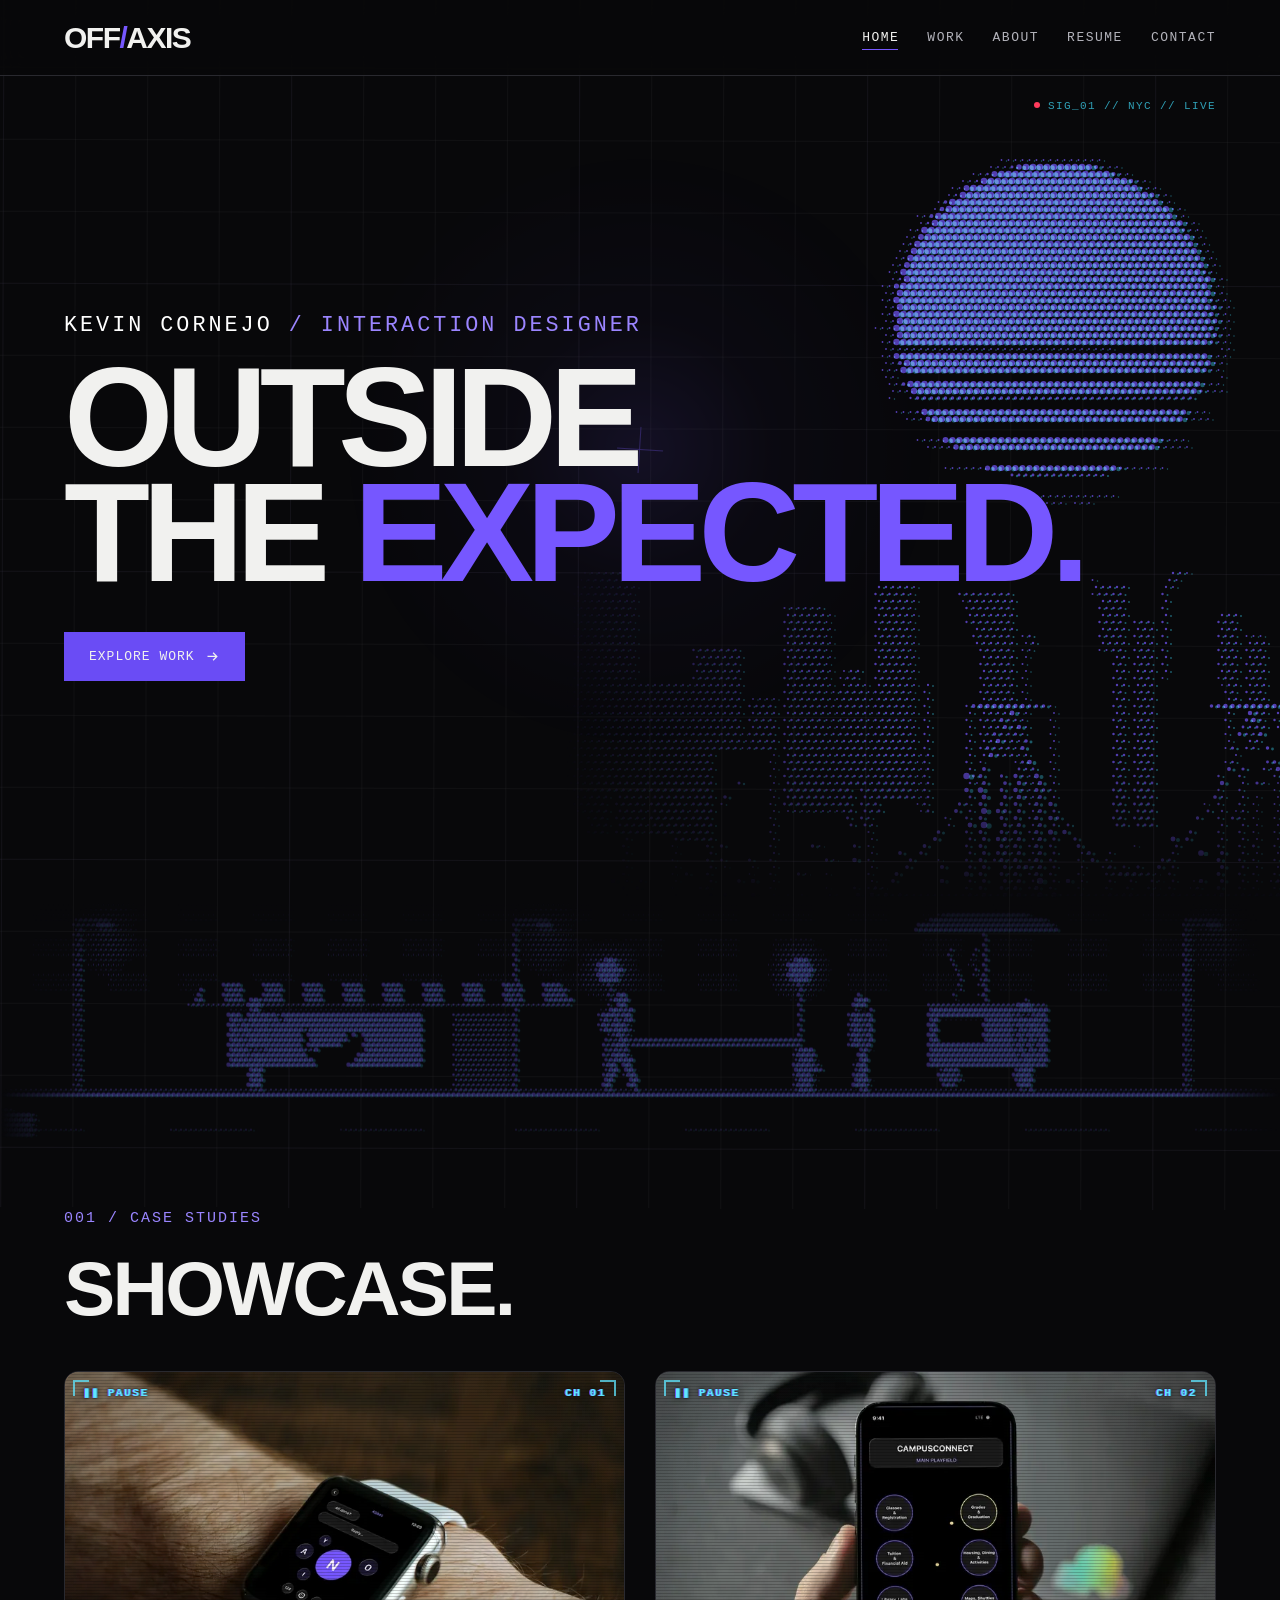
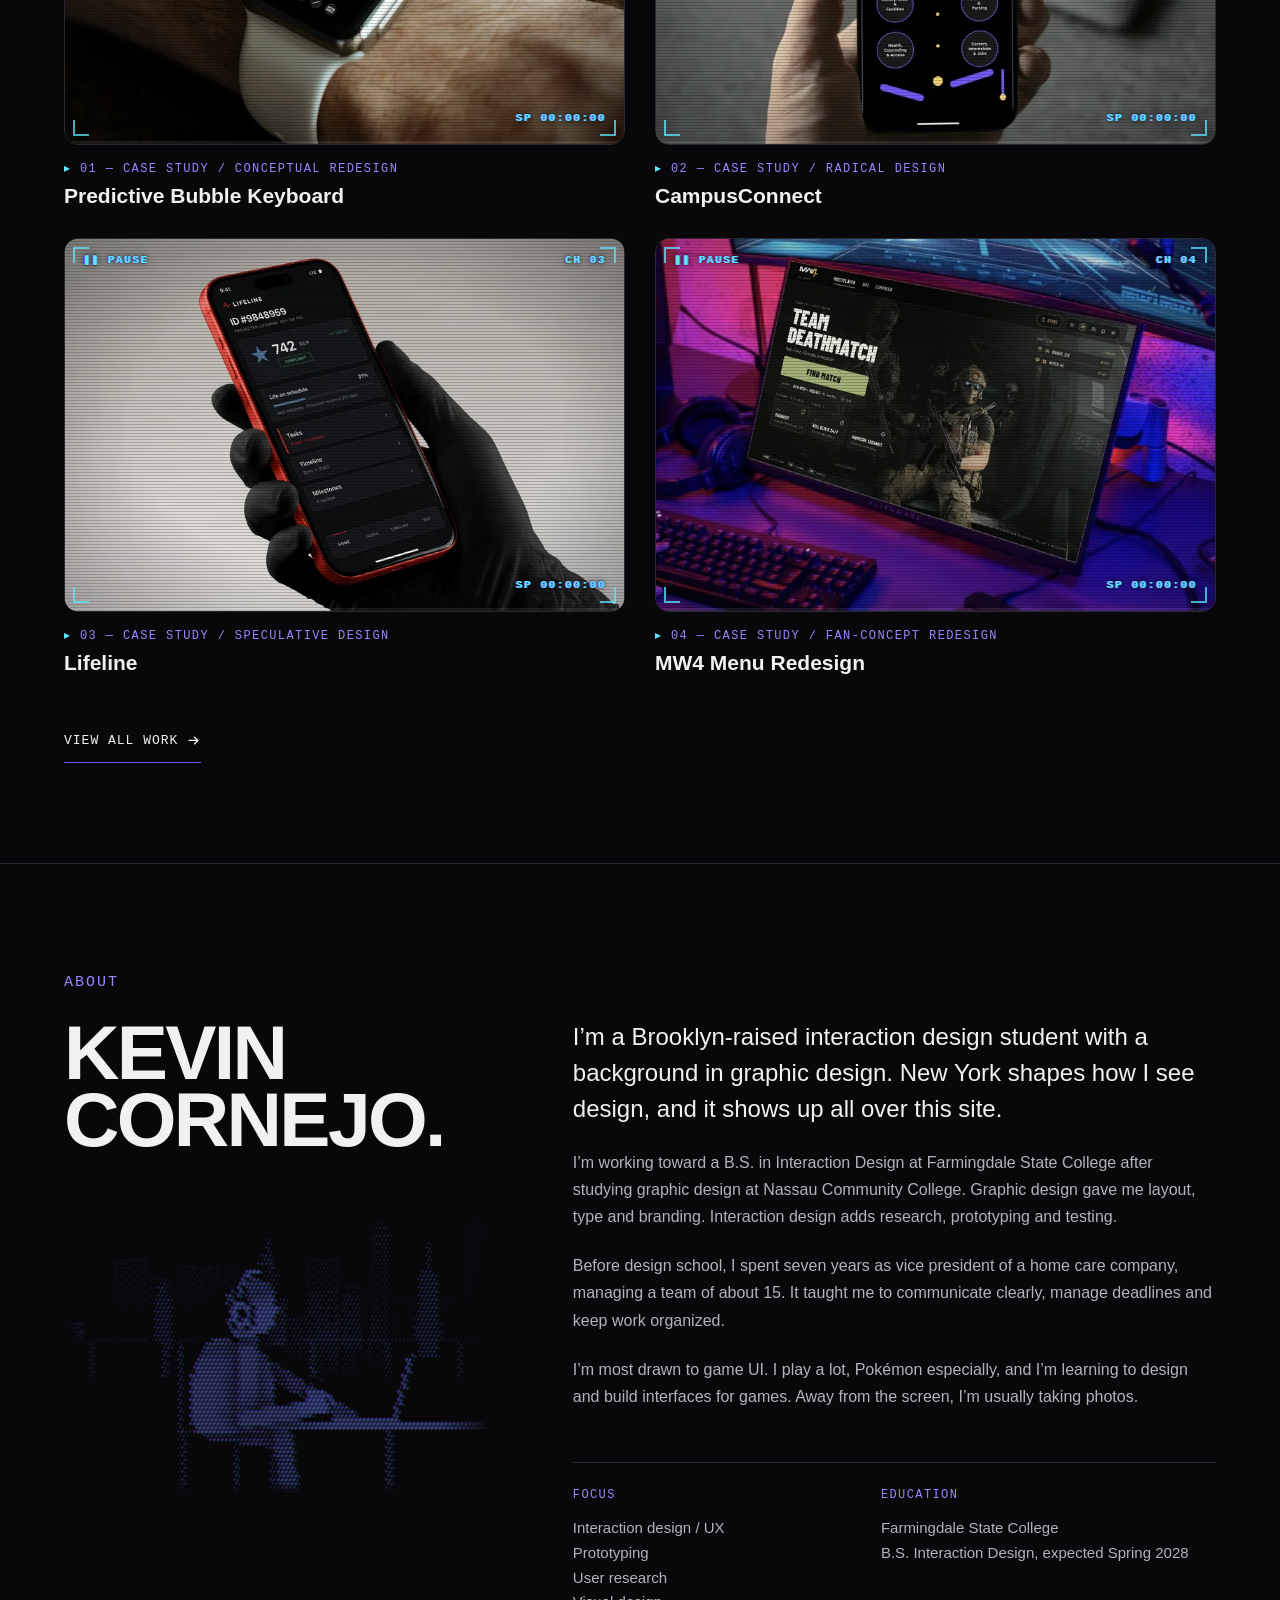
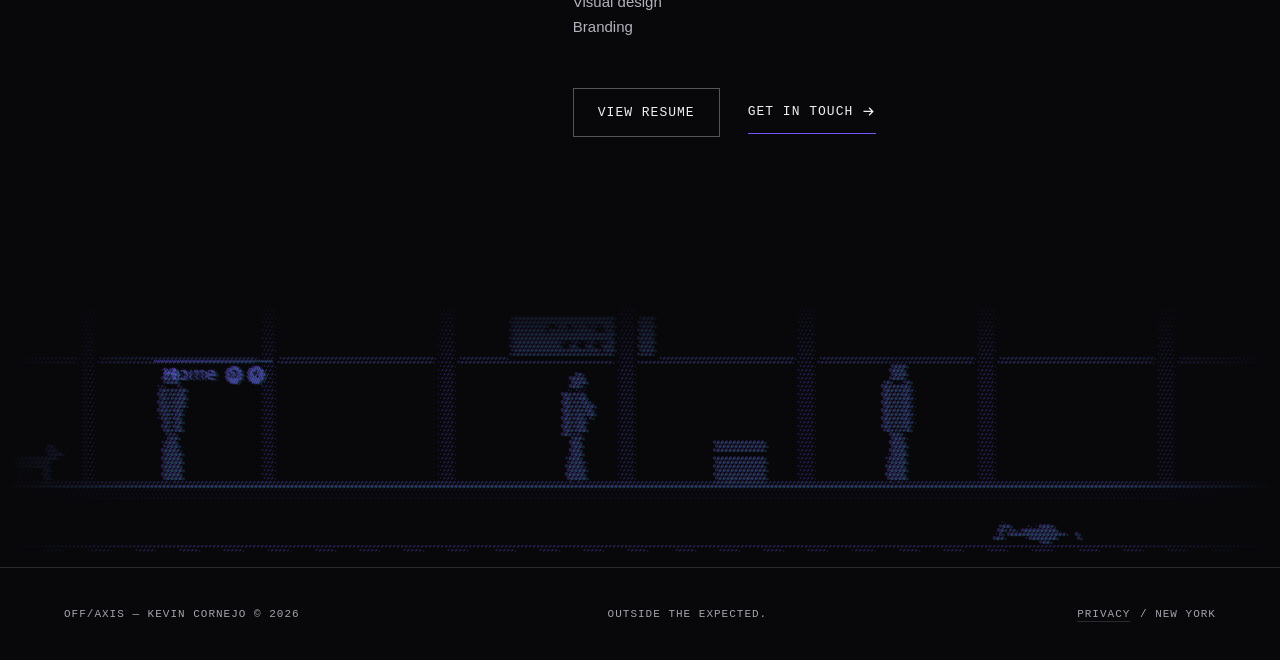
<file: index.html>
<!DOCTYPE html>
<html lang="en">
<head>
  <meta charset="UTF-8">
  <meta name="viewport" content="width=device-width, initial-scale=1.0">
  <title>OFF/AXIS | Kevin Cornejo, Designer</title>
  <meta name="description" content="OFF/AXIS is the portfolio of Kevin Cornejo, an interaction design student in New York.">
  <meta property="og:title" content="OFF/AXIS | Kevin Cornejo, Designer">
  <meta property="og:description" content="Case studies in UX, visual design and game UI. Outside the expected.">
  <meta property="og:image" content="images/bubble-keyboard-1600.webp">
  <link rel="icon" href="favicon.svg" type="image/svg+xml">
  <link rel="stylesheet" href="css/global.css?v=20261126e">
  <link rel="stylesheet" href="css/home.css?v=20261126e">
</head>
<body>
<a class="skip-link" href="#main">SKIP TO CONTENT</a>
<header>
  <a class="logo" href="index.html" aria-label="OFF/AXIS home">OFF<span>/</span>AXIS</a>
  <button class="nav-toggle" type="button" aria-label="Open navigation" aria-expanded="false" aria-controls="site-nav"><span></span></button>
  <nav id="site-nav" aria-label="Main">
    <a href="index.html" aria-current="page">HOME</a>
    <a href="work.html">WORK</a>
    <a href="index.html#about">ABOUT</a>
    <a href="resume.html">RESUME</a>
    <a href="contact.html">CONTACT</a>
  </nav>
</header>
<main id="main">
<section class="hero">
  <canvas class="hero-halftone" aria-hidden="true"></canvas>
  <p class="hero-tag" aria-hidden="true">SIG_01 // NYC // LIVE</p>
  <p class="label hero-name">KEVIN CORNEJO <span>/ INTERACTION DESIGNER</span></p>
  <h1>OUTSIDE<br>THE <span>EXPECTED.</span></h1>
  <div class="hero-bottom">
    <a class="button button-primary" href="work.html">EXPLORE WORK <svg class="icon icon-arrow-right" viewBox="0 0 24 24" fill="none" stroke="currentColor" stroke-width="2" stroke-linecap="butt" stroke-linejoin="miter" stroke-miterlimit="2" aria-hidden="true" focusable="false"><path d="M4 12h15M13 6l6 6-6 6"/></svg></a>
  </div>
</section>

<section class="home-work" aria-labelledby="home-work-title">
  <div class="ht-street"><canvas aria-hidden="true" data-scene="street" data-anim="1" data-step="5"></canvas></div>
  <div class="home-work-head">
    <p class="label purple">001 / CASE STUDIES</p>
    <h2 id="home-work-title">SHOWCASE.</h2>
  </div>

  <ul class="home-work-list">
    <li>
      <a class="home-card" href="bubble-keyboard.html">
        <span class="home-card-image"><img src="images/bubble-keyboard-800.webp" width="800" height="533" loading="lazy" alt="Two Apple Watches showing the bubble keyboard concept"></span>
        <span class="home-card-meta">01 — CASE STUDY / CONCEPTUAL REDESIGN</span>
        <span class="home-card-title">Predictive Bubble Keyboard</span>
      </a>
    </li>
    <li>
      <a class="home-card" href="campusconnect.html">
        <span class="home-card-image"><img src="images/campusconnect-800.webp" width="800" height="533" loading="lazy" alt="iPhone 16 showing the CampusConnect pinball playfield"></span>
        <span class="home-card-meta">02 — CASE STUDY / RADICAL DESIGN</span>
        <span class="home-card-title">CampusConnect</span>
      </a>
    </li>
    <li>
      <a class="home-card" href="lifeline.html">
        <span class="home-card-image"><img src="images/lifeline-800.webp" width="800" height="533" loading="lazy" alt="A black-gloved hand holding a red iPhone showing the Lifeline dashboard"></span>
        <span class="home-card-meta">03 — CASE STUDY / SPECULATIVE DESIGN</span>
        <span class="home-card-title">Lifeline</span>
      </a>
    </li>
    <li>
      <a class="home-card" href="mw4-menu.html">
        <span class="home-card-image"><img src="images/mw4-800.webp" width="800" height="533" loading="lazy" alt="A player at a gaming desk with the redesigned MW4 home screen on the monitor"></span>
        <span class="home-card-meta">04 — CASE STUDY / FAN-CONCEPT REDESIGN</span>
        <span class="home-card-title">MW4 Menu Redesign</span>
      </a>
    </li>
  </ul>

  <a class="text-link" href="work.html">VIEW ALL WORK <svg class="icon icon-arrow-right" viewBox="0 0 24 24" fill="none" stroke="currentColor" stroke-width="2" stroke-linecap="butt" stroke-linejoin="miter" stroke-miterlimit="2" aria-hidden="true" focusable="false"><path d="M4 12h15M13 6l6 6-6 6"/></svg></a>
</section>

<section class="home-about" id="about">
  <p class="label purple">ABOUT</p>

  <div class="home-about-grid">
    <div class="about-side">
      <h2>KEVIN<br>CORNEJO.</h2>
      <div class="about-cafe" aria-hidden="true"><canvas data-scene="cafe" data-anim="1" data-step="4"></canvas></div>
    </div>

    <div class="home-about-copy">
      <p class="about-lead">I’m a Brooklyn-raised interaction design student with a background in graphic design. New York shapes how I see design, and it shows up all over this site.</p>

      <p>I’m working toward a B.S. in Interaction Design at Farmingdale State College after studying graphic design at Nassau Community College. Graphic design gave me layout, type and branding. Interaction design adds research, prototyping and testing.</p>

      <p>Before design school, I spent seven years as vice president of a home care company, managing a team of about 15. It taught me to communicate clearly, manage deadlines and keep work organized.</p>

      <p>I’m most drawn to game UI. I play a lot, Pokémon especially, and I’m learning to design and build interfaces for games. Away from the screen, I’m usually taking photos.</p>

      <div class="home-about-details">
        <div>
          <span>FOCUS</span>
          <p>Interaction design / UX<br>Prototyping<br>User research<br>Visual design<br>Branding</p>
        </div>

        <div>
          <span>EDUCATION</span>
          <p>Farmingdale State College<br>B.S. Interaction Design, expected Spring 2028</p>
        </div>
      </div>

      <div class="about-actions">
        <a class="button" href="resume.html">VIEW RESUME</a>
        <a class="text-link" href="contact.html">GET IN TOUCH <svg class="icon icon-arrow-right" viewBox="0 0 24 24" fill="none" stroke="currentColor" stroke-width="2" stroke-linecap="butt" stroke-linejoin="miter" stroke-miterlimit="2" aria-hidden="true" focusable="false"><path d="M4 12h15M13 6l6 6-6 6"/></svg></a>
      </div>
    </div>
  </div>
</section>
</main>

<div class="ht-band"><canvas aria-hidden="true" data-scene="station" data-anim="1" data-step="4" data-stop="Home"></canvas></div>
<footer>
  <p>OFF/AXIS — KEVIN CORNEJO © 2026</p>
  <p>OUTSIDE THE EXPECTED.</p>
  <p><a href="privacy.html">PRIVACY</a> / NEW YORK</p>
</footer>
  <script src="js/background.js?v=20261126e"></script>
  <script src="js/navigation.js?v=20261126e"></script>
  <script src="js/nyc.js?v=20261126e"></script>
  <script src="js/halftone.js?v=20261126e"></script>
  <script src="js/scenes.js?v=20261126e"></script>
  <script src="js/subway.js?v=20261126e"></script>
  <script src="js/eggs.js?v=20261126e"></script>
  <script src="js/vhs.js?v=20261126e"></script>
</body>
</html>
</file>
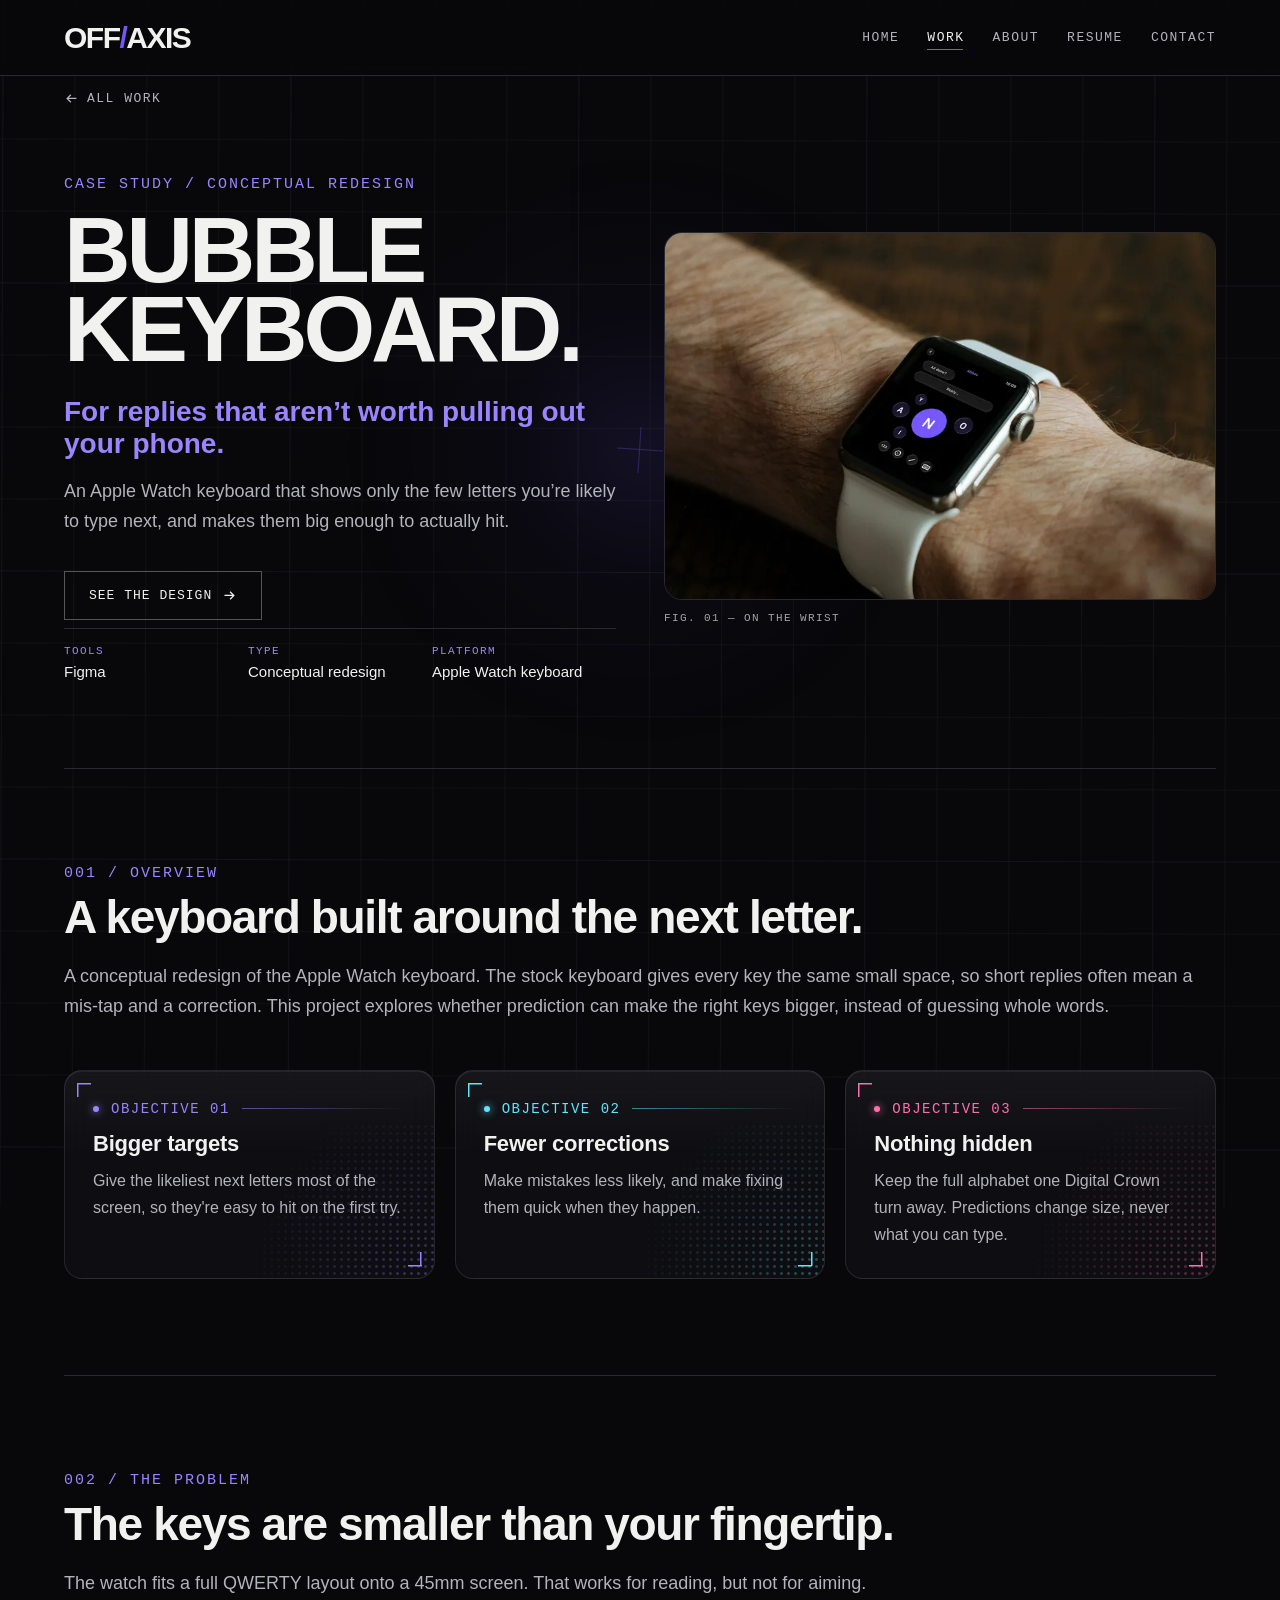
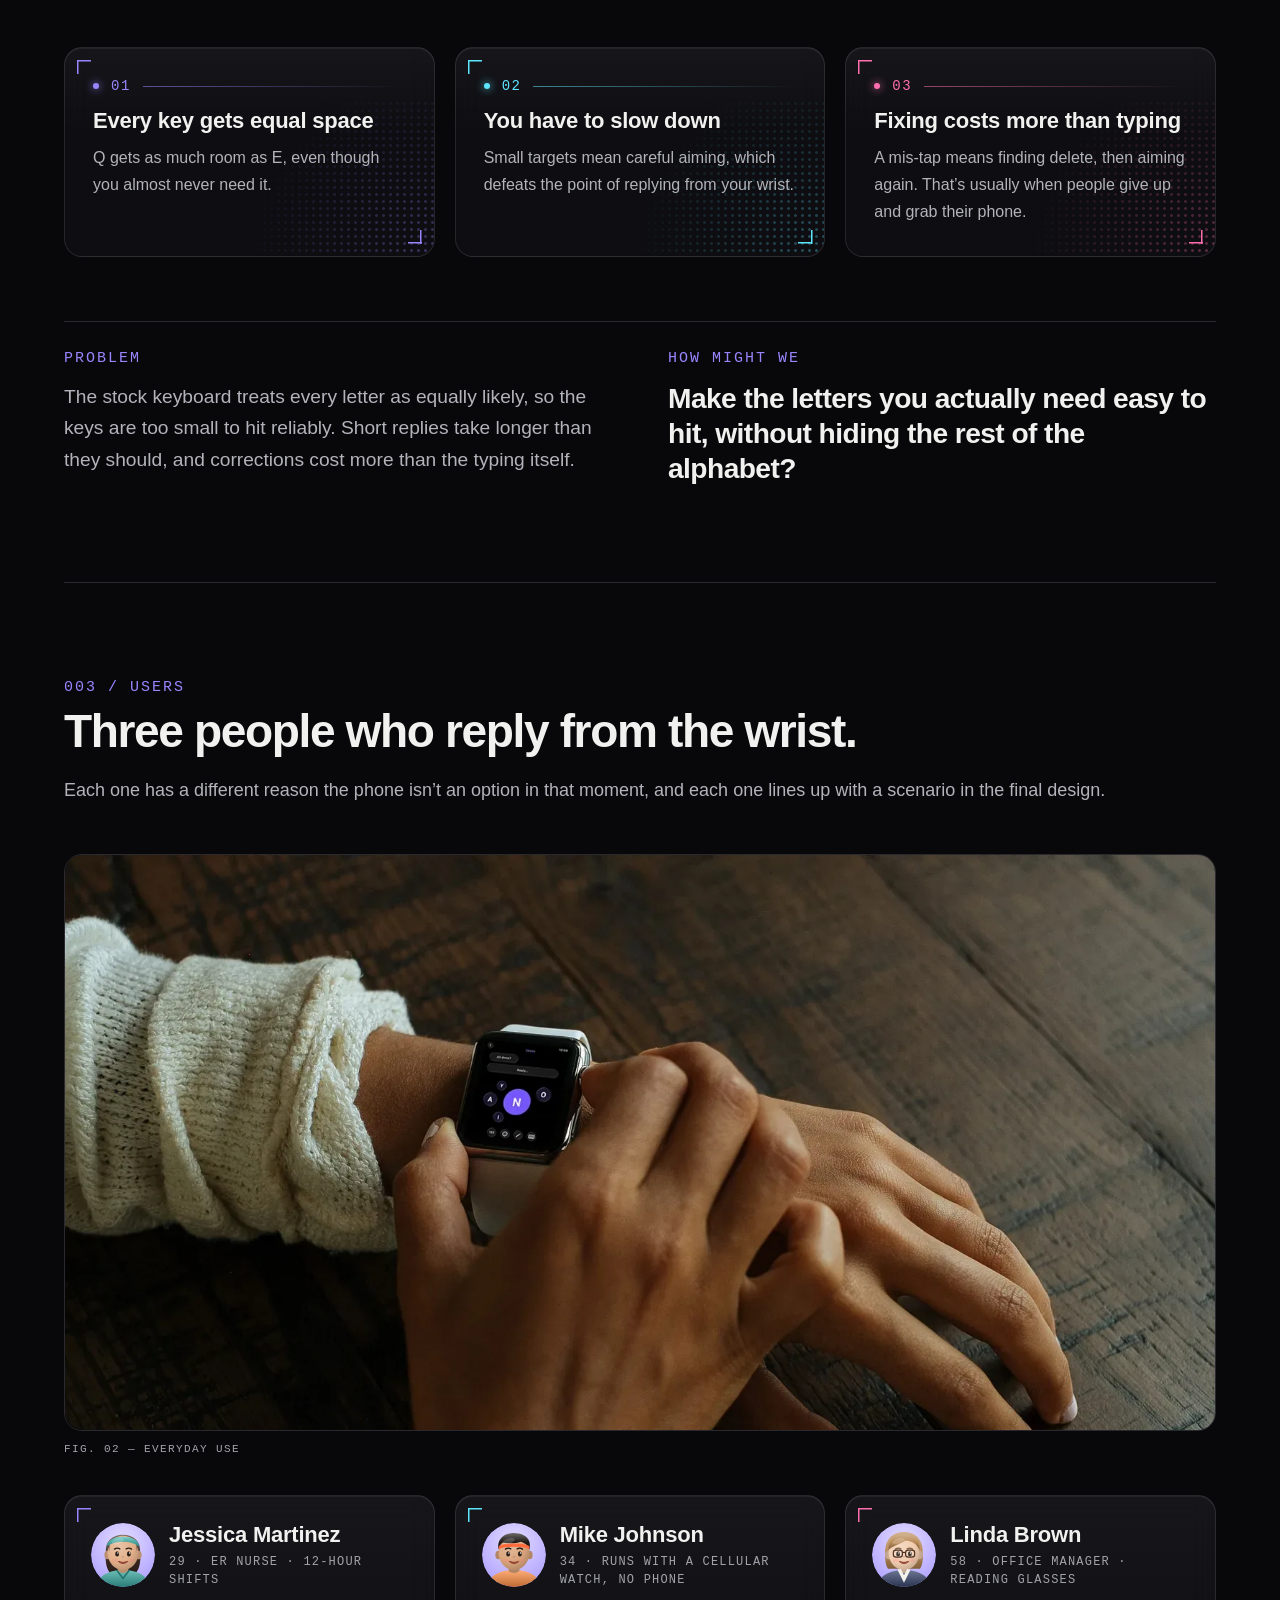
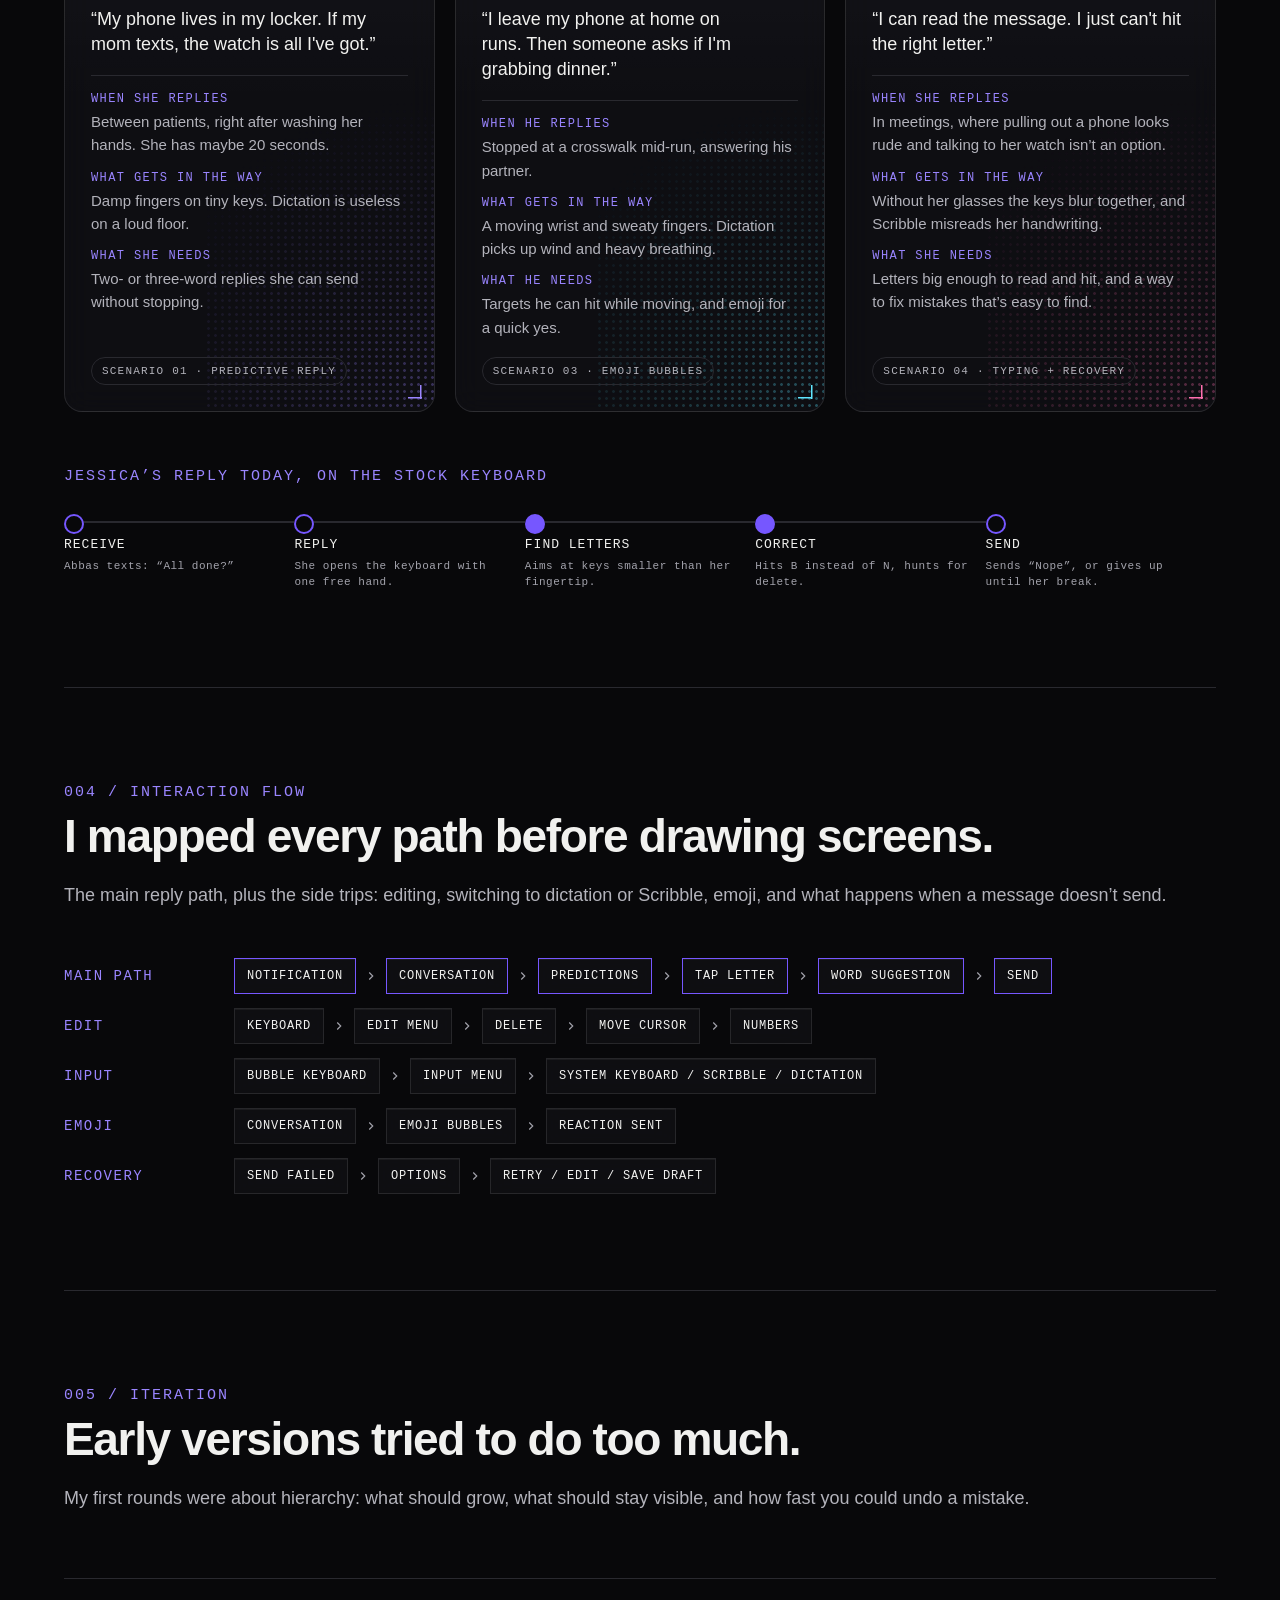
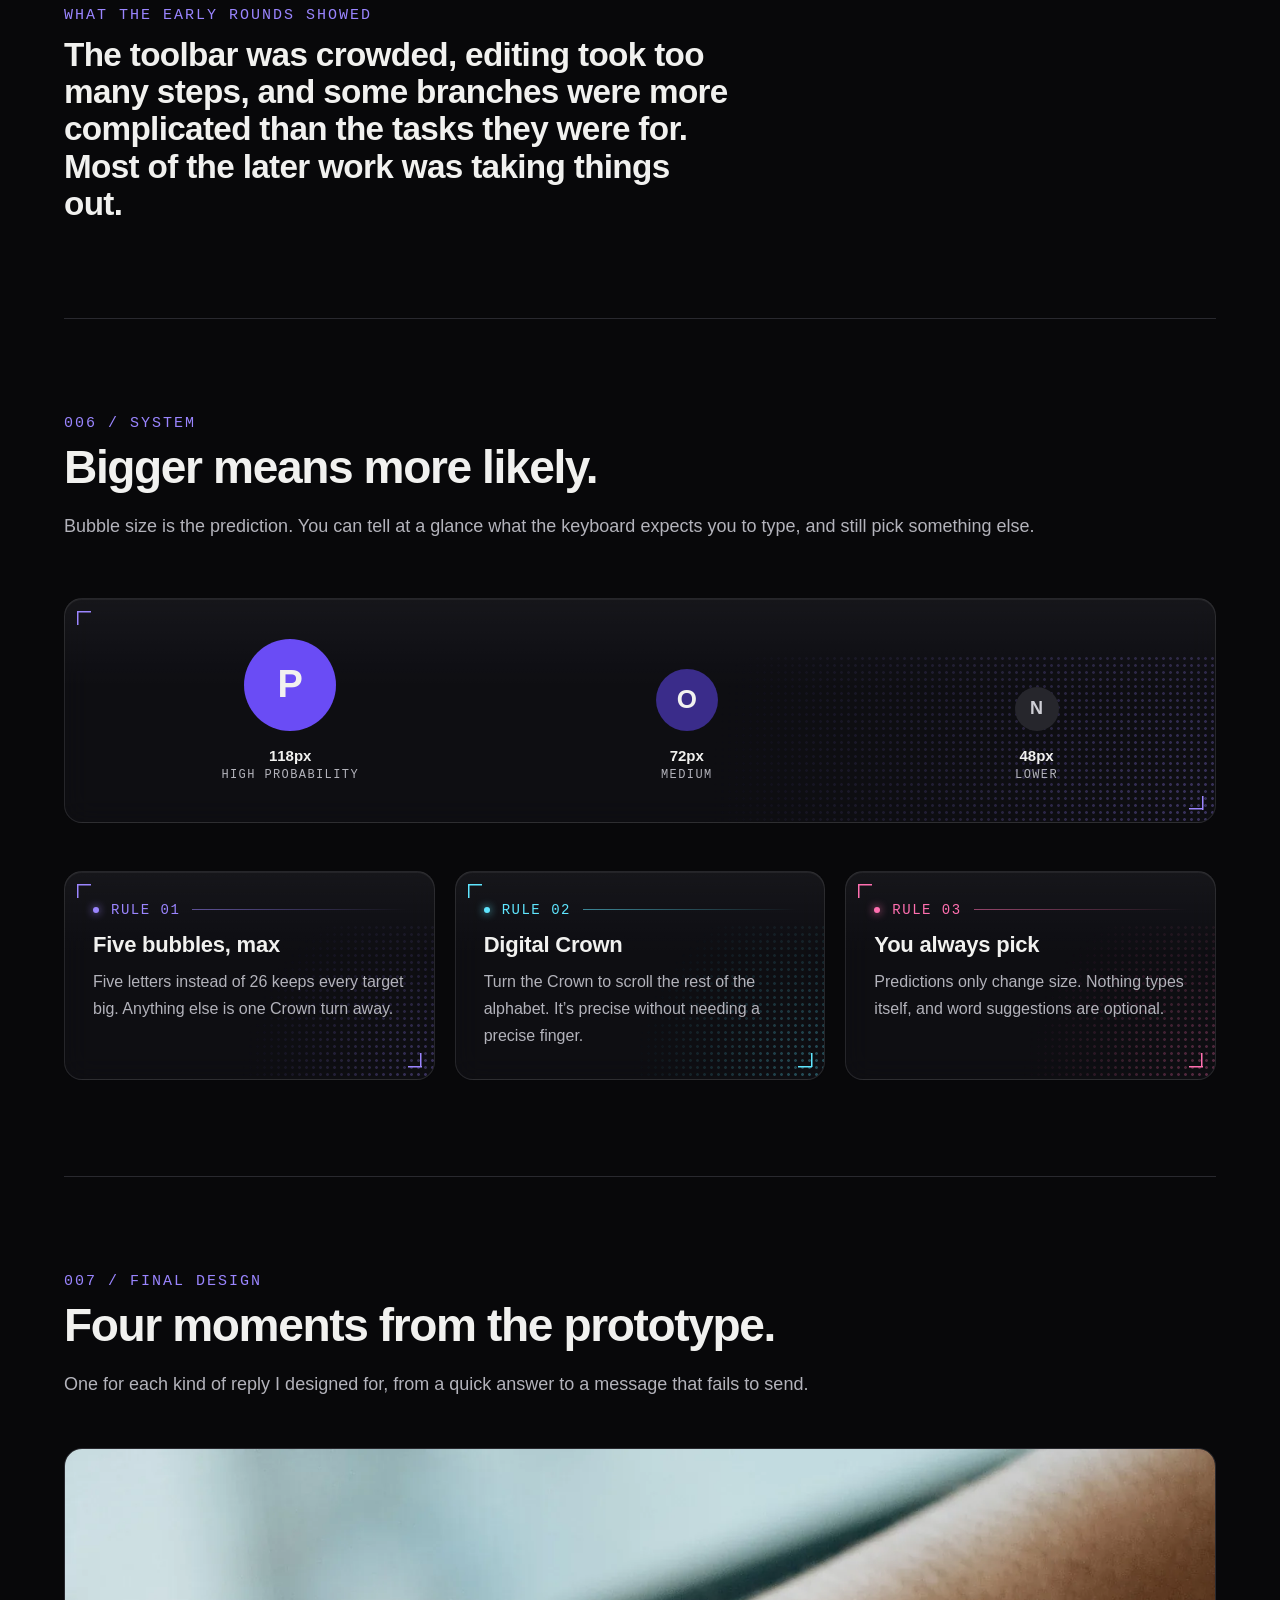
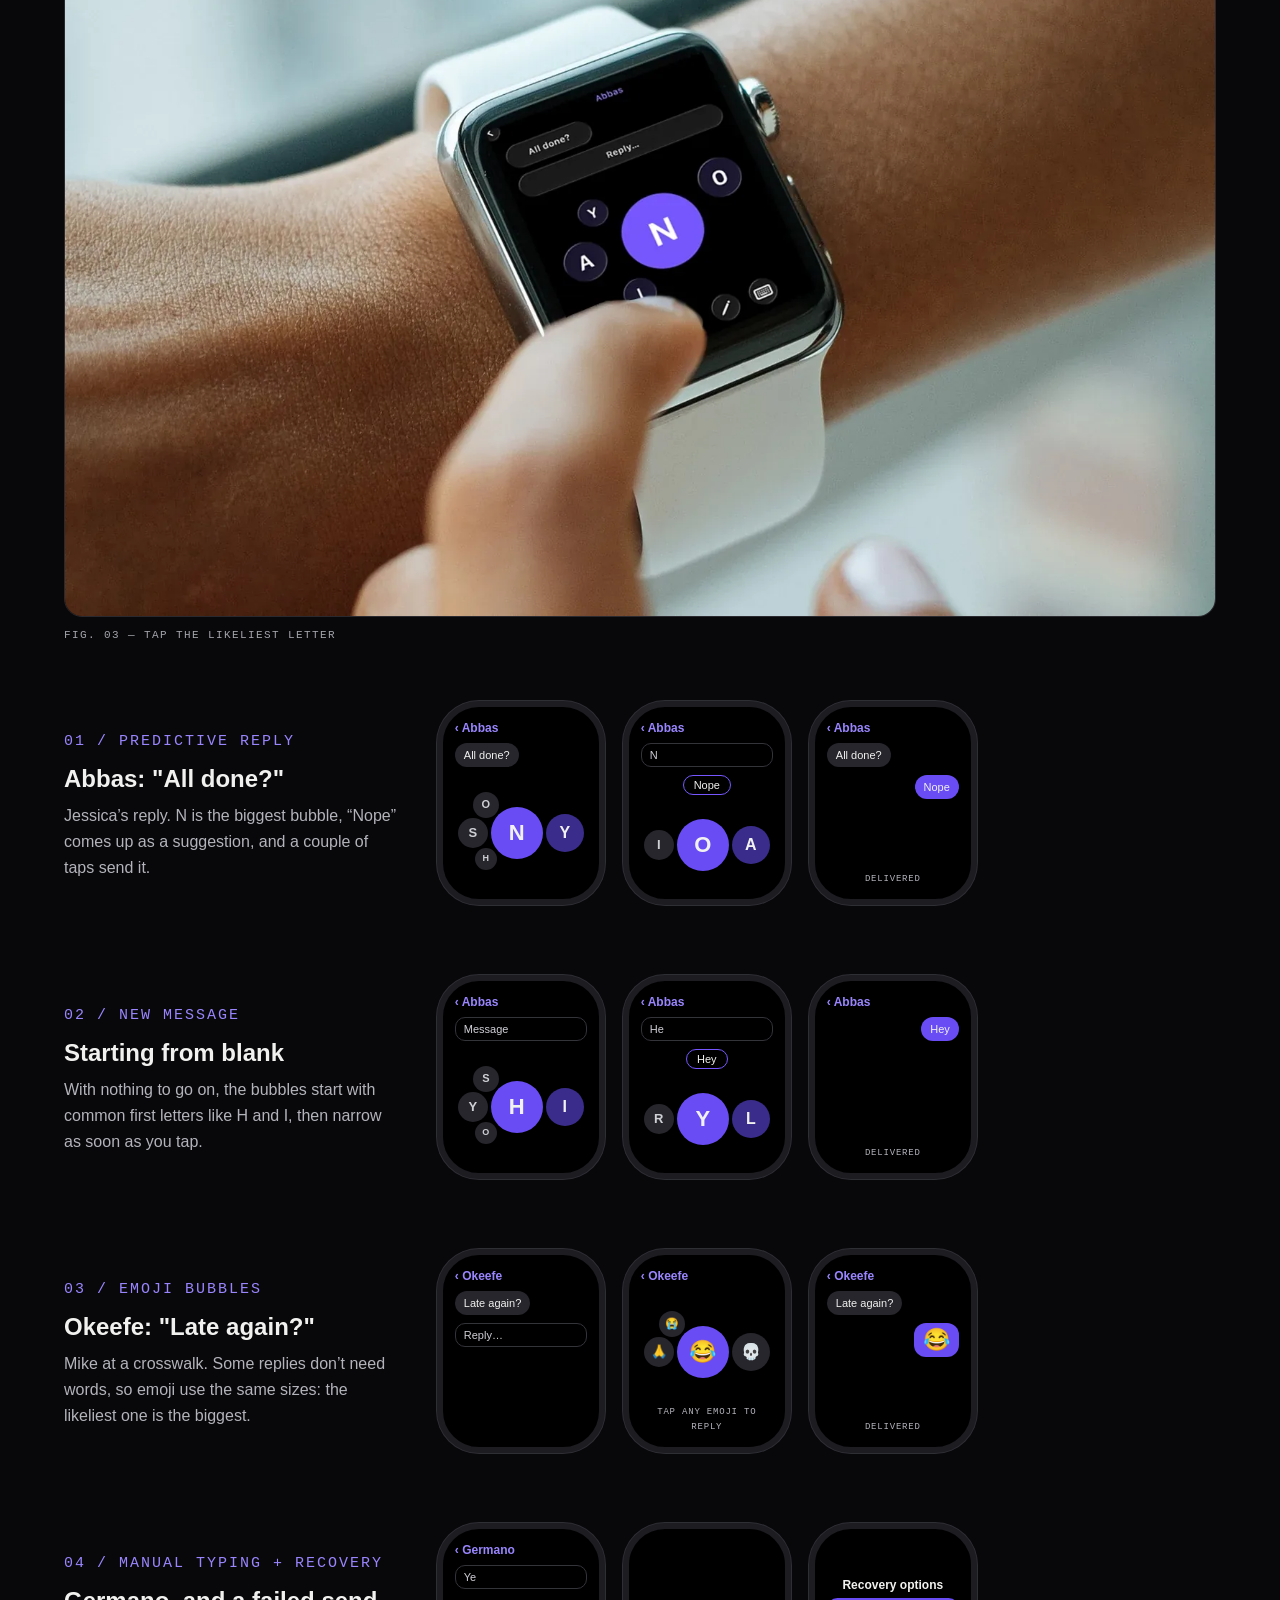
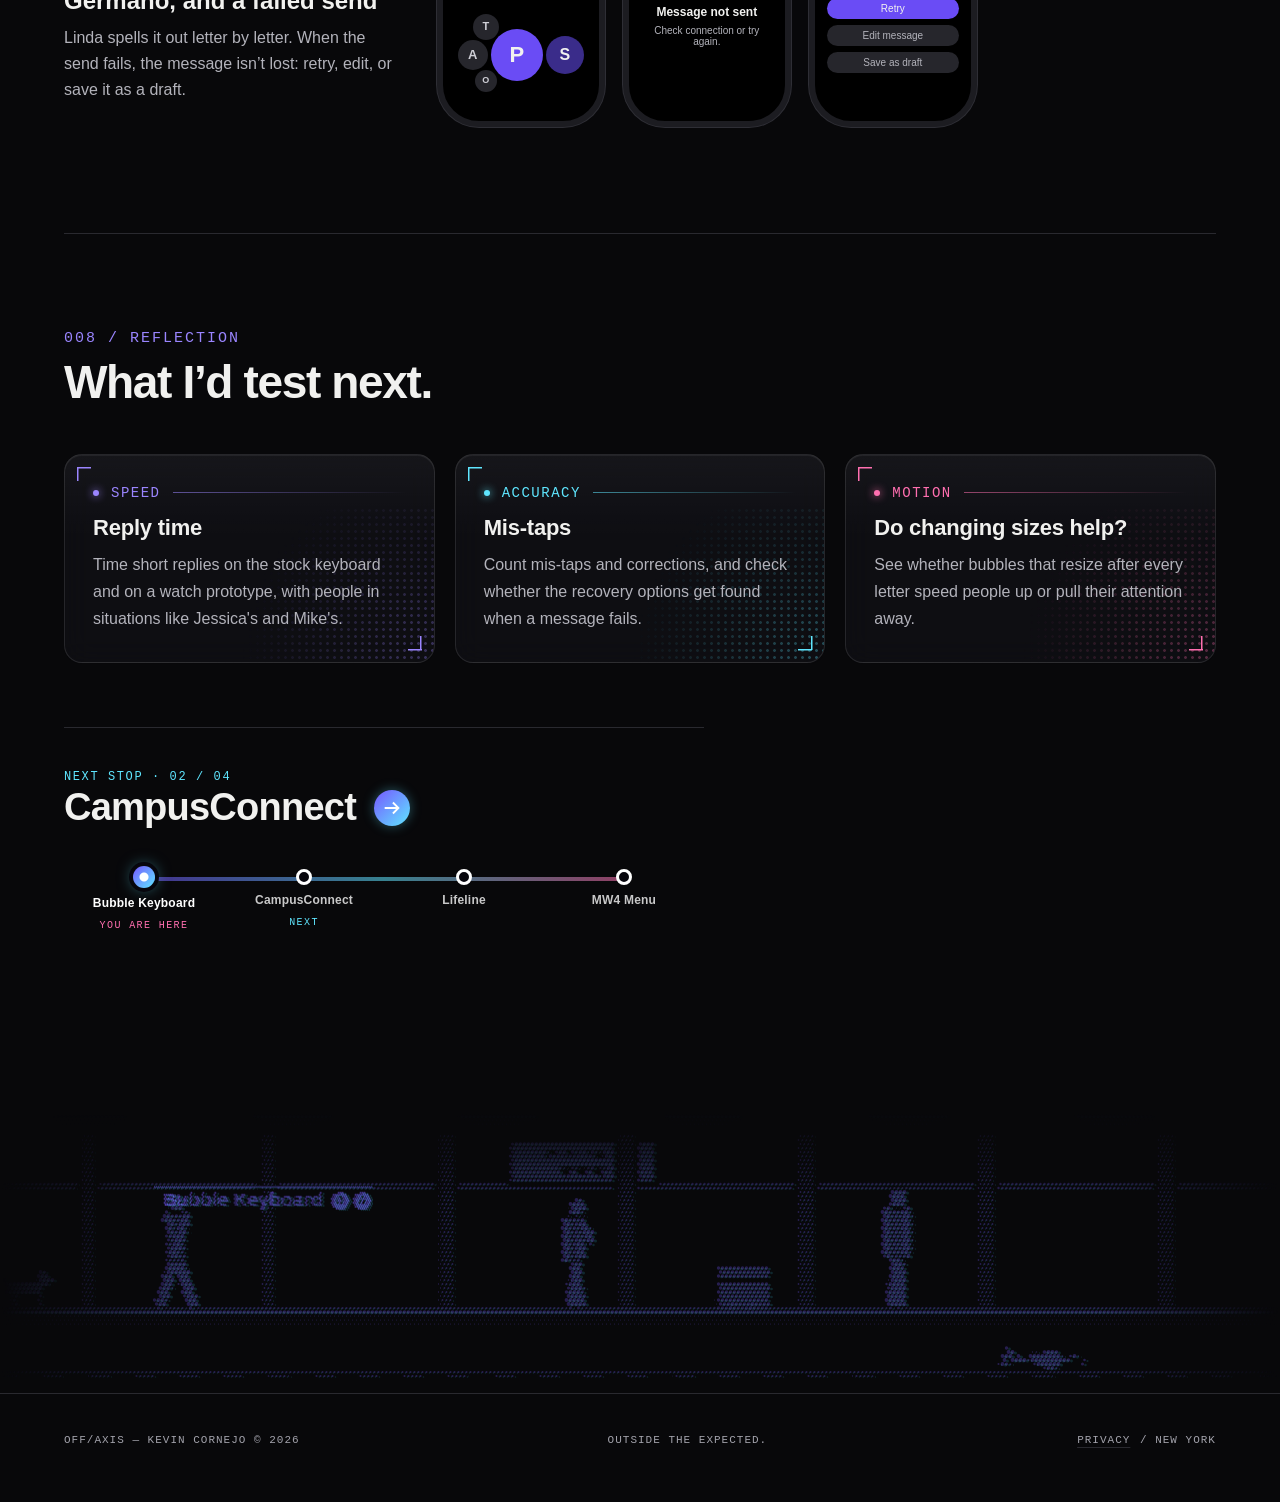
<file: bubble-keyboard.html>
<!DOCTYPE html>
<html lang="en">
<head>
  <meta charset="UTF-8">
  <meta name="viewport" content="width=device-width, initial-scale=1.0">
  <title>Predictive Bubble Keyboard | OFF/AXIS</title>
  <meta name="description" content="Case study: a conceptual redesign of the Apple Watch keyboard. A predictive layout that enlarges the likeliest next letters while keeping every other choice available. By Kevin Cornejo.">
  <meta property="og:title" content="Predictive Bubble Keyboard | OFF/AXIS">
  <meta property="og:description" content="Typing, rethought for the wrist. A conceptual redesign of the Apple Watch keyboard by Kevin Cornejo.">
  <meta property="og:image" content="images/bubble-keyboard-1600.webp">
  <link rel="icon" href="favicon.svg" type="image/svg+xml">
  <link rel="stylesheet" href="css/global.css?v=20261126e">
  <link rel="stylesheet" href="css/case.css?v=20261126e">
</head>
<body data-ht="watch,crossing,train,rooftop">
<a class="skip-link" href="#main">SKIP TO CONTENT</a>
<header>
  <a class="logo" href="index.html" aria-label="OFF/AXIS home">OFF<span>/</span>AXIS</a>
  <button class="nav-toggle" type="button" aria-label="Open navigation" aria-expanded="false" aria-controls="site-nav"><span></span></button>
  <nav id="site-nav" aria-label="Main">
    <a href="index.html">HOME</a>
    <a href="work.html" aria-current="page">WORK</a>
    <a href="index.html#about">ABOUT</a>
    <a href="resume.html">RESUME</a>
    <a href="contact.html">CONTACT</a>
  </nav>
</header>
<main id="main" class="case">
<div class="case-wrap">
  <a class="back-link" href="work.html"><svg class="icon icon-arrow-left" viewBox="0 0 24 24" fill="none" stroke="currentColor" stroke-width="2" stroke-linecap="butt" stroke-linejoin="miter" stroke-miterlimit="2" aria-hidden="true" focusable="false"><path d="M20 12H5M11 6l-6 6 6 6"/></svg> ALL WORK</a>

  <section class="case-hero" aria-labelledby="case-title">
    <div>
      <p class="label purple">CASE STUDY / CONCEPTUAL REDESIGN</p>
      <h1 id="case-title">BUBBLE<br>KEYBOARD.</h1>
      <p class="tagline">For replies that aren’t worth pulling out your phone.</p>
      <p class="lede">An Apple Watch keyboard that shows only the few letters you’re likely to type next, and makes them big enough to actually hit.</p>
      <a class="button" href="#s7">SEE THE DESIGN <svg class="icon icon-arrow-right" viewBox="0 0 24 24" fill="none" stroke="currentColor" stroke-width="2" stroke-linecap="butt" stroke-linejoin="miter" stroke-miterlimit="2" aria-hidden="true" focusable="false"><path d="M4 12h15M13 6l6 6-6 6"/></svg></a>
      <dl class="facts">
        <div><dt>TOOLS</dt><dd>Figma</dd></div>
        <div><dt>TYPE</dt><dd>Conceptual redesign</dd></div>
        <div><dt>PLATFORM</dt><dd>Apple Watch keyboard</dd></div>
      </dl>
    </div>
    <figure class="case-photo hero-photo"><div class="frame"><img fetchpriority="high" src="images/bubble-keyboard-1600.webp" srcset="images/bubble-keyboard-800.webp 800w, images/bubble-keyboard-1600.webp 1600w" sizes="(max-width:900px) 90vw, 45vw" width="1600" height="1066" alt="An Apple Watch on a wrist over dark wood, showing the Bubble Keyboard: a large purple N bubble with smaller A, O, Y and I bubbles"></div><figcaption>FIG. 01 — ON THE WRIST</figcaption></figure>
  </section>

  <section class="case-section reveal" aria-labelledby="s1">
    <p class="label purple">001 / OVERVIEW</p>
    <h2 id="s1">A keyboard built around the next letter.</h2>
    <p class="lede">A conceptual redesign of the Apple Watch keyboard. The stock keyboard gives every key the same small space, so short replies often mean a mis-tap and a correction. This project explores whether prediction can make the right keys bigger, instead of guessing whole words.</p>
    <div class="cards">
      <article class="card"><span class="label">OBJECTIVE 01</span><h3>Bigger targets</h3><p>Give the likeliest next letters most of the screen, so they're easy to hit on the first try.</p></article>
      <article class="card alt"><span class="label">OBJECTIVE 02</span><h3>Fewer corrections</h3><p>Make mistakes less likely, and make fixing them quick when they happen.</p></article>
      <article class="card dim"><span class="label">OBJECTIVE 03</span><h3>Nothing hidden</h3><p>Keep the full alphabet one Digital Crown turn away. Predictions change size, never what you can type.</p></article>
    </div>
  </section>

  <section class="case-section reveal" aria-labelledby="s2">
    <p class="label purple">002 / THE PROBLEM</p>
    <h2 id="s2">The keys are smaller than your fingertip.</h2>
    <p class="lede">The watch fits a full QWERTY layout onto a 45mm screen. That works for reading, but not for aiming.</p>
    <div class="cards">
      <article class="card"><span class="label">01</span><h3>Every key gets equal space</h3><p>Q gets as much room as E, even though you almost never need it.</p></article>
      <article class="card alt"><span class="label">02</span><h3>You have to slow down</h3><p>Small targets mean careful aiming, which defeats the point of replying from your wrist.</p></article>
      <article class="card dim"><span class="label">03</span><h3>Fixing costs more than typing</h3><p>A mis-tap means finding delete, then aiming again. That’s usually when people give up and grab their phone.</p></article>
    </div>
    <div class="mw-statements">
      <div class="hmw"><p class="label purple">PROBLEM</p><p class="mw-problem">The stock keyboard treats every letter as equally likely, so the keys are too small to hit reliably. Short replies take longer than they should, and corrections cost more than the typing itself.</p></div>
      <div class="hmw"><p class="label purple">HOW MIGHT WE</p><p>Make the letters you actually need easy to hit, without hiding the rest of the alphabet?</p></div>
    </div>
  </section>

  <section class="case-section reveal" aria-labelledby="s3">
    <p class="label purple">003 / USERS</p>
    <h2 id="s3">Three people who reply from the wrist.</h2>
    <p class="lede">Each one has a different reason the phone isn’t an option in that moment, and each one lines up with a scenario in the final design.</p>
    <figure class="case-photo"><div class="frame"><img src="images/bubble-keyboard-lifestyle-1600.webp" srcset="images/bubble-keyboard-lifestyle-800.webp 800w, images/bubble-keyboard-lifestyle-1600.webp 1600w" sizes="(max-width:1240px) 90vw, 1180px" width="1600" height="800" loading="lazy" alt="Two hands on a dark wooden table, one checking an Apple Watch showing the Bubble Keyboard"></div><figcaption>FIG. 02 — EVERYDAY USE</figcaption></figure>
    <div class="people">
      <article class="person"><div class="person-head"><span class="avatar face-av" aria-hidden="true"><svg class="face" viewBox="0 0 120 120" aria-hidden="true" focusable="false"><defs>
<radialGradient id="fms" cx=".38" cy=".32" r=".75"><stop offset="0" stop-color="#E9C3A7"/><stop offset=".6" stop-color="#E2B08A"/><stop offset="1" stop-color="#B99071"/></radialGradient>
<linearGradient id="fmh" x1="0" y1="0" x2="0" y2="1"><stop offset="0" stop-color="#7F746F"/><stop offset=".55" stop-color="#3B2A22"/><stop offset="1" stop-color="#291D17"/></linearGradient>
<linearGradient id="fmo" x1="0" y1="0" x2="0" y2="1"><stop offset="0" stop-color="#6DBEB8"/><stop offset="1" stop-color="#21756E"/></linearGradient>
<radialGradient id="fmbg" cx=".5" cy=".3" r=".8"><stop offset="0" stop-color="#E4DDFF"/><stop offset="1" stop-color="#A99BFF"/></radialGradient>
<linearGradient id="fmgl" x1="0" y1="0" x2="0" y2="1"><stop offset="0" stop-color="#fff" stop-opacity=".35"/><stop offset="1" stop-color="#000" stop-opacity=".18"/></linearGradient></defs><clipPath id="fmc"><circle cx="60" cy="60" r="60"/></clipPath><circle cx="60" cy="60" r="60" fill="url(#fmbg)"/><g clip-path="url(#fmc)"><path d="M28 56C26 34 40 22 60 22S94 34 92 56C94 74 90 88 84 94H36C30 88 26 74 28 56Z" fill="url(#fmh)"/><path d="M8 124C11 98 34 88 60 88S109 98 112 124Z" fill="url(#fmo)"/>
<path d="M50 70H70V90C66 95 54 95 50 90Z" fill="#B99071"/><ellipse cx="31" cy="60" rx="6" ry="8" fill="#B99071"/><ellipse cx="89" cy="60" rx="6" ry="8" fill="#B99071"/>
<ellipse cx="60" cy="56" rx="29" ry="32" fill="url(#fms)"/>
<ellipse cx="45" cy="70" rx="6" ry="3.6" fill="#FF7A7A" opacity=".22"/><ellipse cx="75" cy="70" rx="6" ry="3.6" fill="#FF7A7A" opacity=".22"/>
<path d="M44 49Q49 45.5 54 48.5M66 48.5Q71 45.5 76 49" stroke="#291D17" stroke-width="2.6" stroke-linecap="round" fill="none"/>
<ellipse cx="49" cy="58" rx="3.6" ry="4.8" fill="#2A1D17"/><ellipse cx="71" cy="58" rx="3.6" ry="4.8" fill="#2A1D17"/>
<circle cx="50.3" cy="56.2" r="1.3" fill="#fff"/><circle cx="72.3" cy="56.2" r="1.3" fill="#fff"/>
<path d="M58 63Q60 66.5 62 63" stroke="#B99071" stroke-width="1.8" stroke-linecap="round" fill="none"/>
<path d="M51 72Q60 80 69 72Q60 76 51 72Z" fill="#8E3B2E" stroke="#8E3B2E" stroke-width="1.6" stroke-linejoin="round"/><path d="M33 46C31 40 32 36 35 34L34 53Z" fill="url(#fmh)"/><path d="M87 46C89 40 88 36 85 34L86 53Z" fill="url(#fmh)"/>
<path d="M30 44C30 20 90 20 90 44C82 37 70 35 60 35S38 37 30 44Z" fill="#3FB8B0"/><path d="M30 44C30 20 90 20 90 44C82 37 70 35 60 35S38 37 30 44Z" fill="url(#fmgl)"/><path d="M48 88L60 104L72 88" stroke="#21756E" stroke-width="3" fill="none" stroke-linejoin="round"/><ellipse cx="50" cy="34" rx="12" ry="5" fill="#fff" opacity=".18" transform="rotate(-18 50 34)"/></g></svg></span><div><h3>Jessica Martinez</h3><p class="meta">29 · ER NURSE · 12-HOUR SHIFTS</p></div></div><blockquote>“My phone lives in my locker. If my mom texts, the watch is all I&#x27;ve got.”</blockquote><dl><div><dt>WHEN SHE REPLIES</dt><dd>Between patients, right after washing her hands. She has maybe 20 seconds.</dd></div><div><dt>WHAT GETS IN THE WAY</dt><dd>Damp fingers on tiny keys. Dictation is useless on a loud floor.</dd></div><div><dt>WHAT SHE NEEDS</dt><dd>Two- or three-word replies she can send without stopping.</dd></div></dl><span class="tag">SCENARIO 01 · PREDICTIVE REPLY</span></article>
      <article class="person"><div class="person-head"><span class="avatar face-av" aria-hidden="true"><svg class="face" viewBox="0 0 120 120" aria-hidden="true" focusable="false"><defs>
<radialGradient id="fds" cx=".38" cy=".32" r=".75"><stop offset="0" stop-color="#E2BA9C"/><stop offset=".6" stop-color="#D9A47C"/><stop offset="1" stop-color="#B18665"/></radialGradient>
<linearGradient id="fdh" x1="0" y1="0" x2="0" y2="1"><stop offset="0" stop-color="#6D6A68"/><stop offset=".55" stop-color="#1F1A18"/><stop offset="1" stop-color="#151210"/></linearGradient>
<linearGradient id="fdo" x1="0" y1="0" x2="0" y2="1"><stop offset="0" stop-color="#FFAD77"/><stop offset="1" stop-color="#B7632B"/></linearGradient>
<radialGradient id="fdbg" cx=".5" cy=".3" r=".8"><stop offset="0" stop-color="#E4DDFF"/><stop offset="1" stop-color="#A99BFF"/></radialGradient>
</defs><clipPath id="fdc"><circle cx="60" cy="60" r="60"/></clipPath><circle cx="60" cy="60" r="60" fill="url(#fdbg)"/><g clip-path="url(#fdc)"><path d="M8 124C11 98 34 88 60 88S109 98 112 124Z" fill="url(#fdo)"/>
<path d="M50 70H70V90C66 95 54 95 50 90Z" fill="#B18665"/><ellipse cx="31" cy="60" rx="6" ry="8" fill="#B18665"/><ellipse cx="89" cy="60" rx="6" ry="8" fill="#B18665"/>
<ellipse cx="60" cy="56" rx="29" ry="32" fill="url(#fds)"/>
<ellipse cx="45" cy="70" rx="6" ry="3.6" fill="#FF7A7A" opacity=".22"/><ellipse cx="75" cy="70" rx="6" ry="3.6" fill="#FF7A7A" opacity=".22"/>
<path d="M44 49Q49 45.5 54 48.5M66 48.5Q71 45.5 76 49" stroke="#151210" stroke-width="2.6" stroke-linecap="round" fill="none"/>
<ellipse cx="49" cy="58" rx="3.6" ry="4.8" fill="#2A1D17"/><ellipse cx="71" cy="58" rx="3.6" ry="4.8" fill="#2A1D17"/>
<circle cx="50.3" cy="56.2" r="1.3" fill="#fff"/><circle cx="72.3" cy="56.2" r="1.3" fill="#fff"/>
<path d="M58 63Q60 66.5 62 63" stroke="#B18665" stroke-width="1.8" stroke-linecap="round" fill="none"/>
<path d="M51 72Q60 80 69 72Q60 76 51 72Z" fill="#8E3B2E" stroke="#8E3B2E" stroke-width="1.6" stroke-linejoin="round"/><path d="M31 50C27 24 50 18 62 19C80 19 94 30 89 50C86 42 80 36 72 35C64 39 46 38 38 37C34 41 32 45 31 50Z" fill="url(#fdh)"/>
<path d="M31.5 43C44 37 76 37 88.5 43L89 49C76 43 44 43 31 49Z" fill="#FF6B3D"/><ellipse cx="50" cy="34" rx="12" ry="5" fill="#fff" opacity=".18" transform="rotate(-18 50 34)"/></g></svg></span><div><h3>Mike Johnson</h3><p class="meta">34 · RUNS WITH A CELLULAR WATCH, NO PHONE</p></div></div><blockquote>“I leave my phone at home on runs. Then someone asks if I&#x27;m grabbing dinner.”</blockquote><dl><div><dt>WHEN HE REPLIES</dt><dd>Stopped at a crosswalk mid-run, answering his partner.</dd></div><div><dt>WHAT GETS IN THE WAY</dt><dd>A moving wrist and sweaty fingers. Dictation picks up wind and heavy breathing.</dd></div><div><dt>WHAT HE NEEDS</dt><dd>Targets he can hit while moving, and emoji for a quick yes.</dd></div></dl><span class="tag">SCENARIO 03 · EMOJI BUBBLES</span></article>
      <article class="person"><div class="person-head"><span class="avatar face-av" aria-hidden="true"><svg class="face" viewBox="0 0 120 120" aria-hidden="true" focusable="false"><defs>
<radialGradient id="fls" cx=".38" cy=".32" r=".75"><stop offset="0" stop-color="#F4D9C3"/><stop offset=".6" stop-color="#F1CDB0"/><stop offset="1" stop-color="#C5A890"/></radialGradient>
<linearGradient id="flh" x1="0" y1="0" x2="0" y2="1"><stop offset="0" stop-color="#D1B291"/><stop offset=".55" stop-color="#B98A57"/><stop offset="1" stop-color="#81603C"/></linearGradient>
<linearGradient id="flo" x1="0" y1="0" x2="0" y2="1"><stop offset="0" stop-color="#6D7793"/><stop offset="1" stop-color="#212C49"/></linearGradient>
<radialGradient id="flbg" cx=".5" cy=".3" r=".8"><stop offset="0" stop-color="#E4DDFF"/><stop offset="1" stop-color="#A99BFF"/></radialGradient>
</defs><clipPath id="flc"><circle cx="60" cy="60" r="60"/></clipPath><circle cx="60" cy="60" r="60" fill="url(#flbg)"/><g clip-path="url(#flc)"><path d="M25 58C23 30 40 17 60 17S97 30 95 58C96 70 94 80 90 86H30C26 80 24 70 25 58Z" fill="url(#flh)"/><path d="M8 124C11 98 34 88 60 88S109 98 112 124Z" fill="url(#flo)"/>
<path d="M50 70H70V90C66 95 54 95 50 90Z" fill="#C5A890"/><ellipse cx="31" cy="60" rx="6" ry="8" fill="#C5A890"/><ellipse cx="89" cy="60" rx="6" ry="8" fill="#C5A890"/>
<ellipse cx="60" cy="56" rx="29" ry="32" fill="url(#fls)"/>
<ellipse cx="45" cy="70" rx="6" ry="3.6" fill="#FF7A7A" opacity=".22"/><ellipse cx="75" cy="70" rx="6" ry="3.6" fill="#FF7A7A" opacity=".22"/>
<path d="M44 49Q49 45.5 54 48.5M66 48.5Q71 45.5 76 49" stroke="#81603C" stroke-width="2.6" stroke-linecap="round" fill="none"/>
<ellipse cx="49" cy="58" rx="3.6" ry="4.8" fill="#2A1D17"/><ellipse cx="71" cy="58" rx="3.6" ry="4.8" fill="#2A1D17"/>
<circle cx="50.3" cy="56.2" r="1.3" fill="#fff"/><circle cx="72.3" cy="56.2" r="1.3" fill="#fff"/>
<path d="M58 63Q60 66.5 62 63" stroke="#C5A890" stroke-width="1.8" stroke-linecap="round" fill="none"/>
<path d="M51 72Q60 80 69 72Q60 76 51 72Z" fill="#8E3B2E" stroke="#8E3B2E" stroke-width="1.6" stroke-linejoin="round"/><path d="M31 50C30 28 46 21 60 21S91 28 89 50C84 40 74 33 63 33C56 38 42 42 31 50Z" fill="url(#flh)"/><rect x="40" y="51" width="17" height="13" rx="5" fill="#fff" fill-opacity=".12" stroke="#4A2F23" stroke-width="2.2"/><rect x="63" y="51" width="17" height="13" rx="5" fill="#fff" fill-opacity=".12" stroke="#4A2F23" stroke-width="2.2"/><path d="M57 56Q60 54 63 56" stroke="#4A2F23" stroke-width="2" fill="none"/><path d="M48 88L60 112L72 88L66 86L60 98L54 86Z" fill="#F4F1EA"/><ellipse cx="50" cy="34" rx="12" ry="5" fill="#fff" opacity=".18" transform="rotate(-18 50 34)"/></g></svg></span><div><h3>Linda Brown</h3><p class="meta">58 · OFFICE MANAGER · READING GLASSES</p></div></div><blockquote>“I can read the message. I just can&#x27;t hit the right letter.”</blockquote><dl><div><dt>WHEN SHE REPLIES</dt><dd>In meetings, where pulling out a phone looks rude and talking to her watch isn’t an option.</dd></div><div><dt>WHAT GETS IN THE WAY</dt><dd>Without her glasses the keys blur together, and Scribble misreads her handwriting.</dd></div><div><dt>WHAT SHE NEEDS</dt><dd>Letters big enough to read and hit, and a way to fix mistakes that’s easy to find.</dd></div></dl><span class="tag">SCENARIO 04 · TYPING + RECOVERY</span></article>
    </div>
    <div class="journey">
      <p class="label purple">JESSICA’S REPLY TODAY, ON THE STOCK KEYBOARD</p>
      <ol>
        <li>RECEIVE<span>Abbas texts: “All done?”</span></li>
        <li>REPLY<span>She opens the keyboard with one free hand.</span></li>
        <li class="pain">FIND LETTERS<span>Aims at keys smaller than her fingertip.</span></li>
        <li class="pain">CORRECT<span>Hits B instead of N, hunts for delete.</span></li>
        <li>SEND<span>Sends “Nope”, or gives up until her break.</span></li>
      </ol>
    </div>
  </section>

  <section class="case-section reveal" aria-labelledby="s4">
    <p class="label purple">004 / INTERACTION FLOW</p>
    <h2 id="s4">I mapped every path before drawing screens.</h2>
    <p class="lede">The main reply path, plus the side trips: editing, switching to dictation or Scribble, emoji, and what happens when a message doesn’t send.</p>
    <div class="flow">
      <div class="flow-row main"><p class="label">MAIN PATH</p><div class="flow-steps"><span>NOTIFICATION</span> <svg class="icon icon-chevron-right" viewBox="0 0 24 24" fill="none" stroke="currentColor" stroke-width="2" stroke-linecap="butt" stroke-linejoin="miter" stroke-miterlimit="2" aria-hidden="true" focusable="false"><path d="m9 6 6 6-6 6"/></svg> <span>CONVERSATION</span> <svg class="icon icon-chevron-right" viewBox="0 0 24 24" fill="none" stroke="currentColor" stroke-width="2" stroke-linecap="butt" stroke-linejoin="miter" stroke-miterlimit="2" aria-hidden="true" focusable="false"><path d="m9 6 6 6-6 6"/></svg> <span>PREDICTIONS</span> <svg class="icon icon-chevron-right" viewBox="0 0 24 24" fill="none" stroke="currentColor" stroke-width="2" stroke-linecap="butt" stroke-linejoin="miter" stroke-miterlimit="2" aria-hidden="true" focusable="false"><path d="m9 6 6 6-6 6"/></svg> <span>TAP LETTER</span> <svg class="icon icon-chevron-right" viewBox="0 0 24 24" fill="none" stroke="currentColor" stroke-width="2" stroke-linecap="butt" stroke-linejoin="miter" stroke-miterlimit="2" aria-hidden="true" focusable="false"><path d="m9 6 6 6-6 6"/></svg> <span>WORD SUGGESTION</span> <svg class="icon icon-chevron-right" viewBox="0 0 24 24" fill="none" stroke="currentColor" stroke-width="2" stroke-linecap="butt" stroke-linejoin="miter" stroke-miterlimit="2" aria-hidden="true" focusable="false"><path d="m9 6 6 6-6 6"/></svg> <span>SEND</span></div></div>
      <div class="flow-row"><p class="label">EDIT</p><div class="flow-steps"><span>KEYBOARD</span> <svg class="icon icon-chevron-right" viewBox="0 0 24 24" fill="none" stroke="currentColor" stroke-width="2" stroke-linecap="butt" stroke-linejoin="miter" stroke-miterlimit="2" aria-hidden="true" focusable="false"><path d="m9 6 6 6-6 6"/></svg> <span>EDIT MENU</span> <svg class="icon icon-chevron-right" viewBox="0 0 24 24" fill="none" stroke="currentColor" stroke-width="2" stroke-linecap="butt" stroke-linejoin="miter" stroke-miterlimit="2" aria-hidden="true" focusable="false"><path d="m9 6 6 6-6 6"/></svg> <span>DELETE</span> <svg class="icon icon-chevron-right" viewBox="0 0 24 24" fill="none" stroke="currentColor" stroke-width="2" stroke-linecap="butt" stroke-linejoin="miter" stroke-miterlimit="2" aria-hidden="true" focusable="false"><path d="m9 6 6 6-6 6"/></svg> <span>MOVE CURSOR</span> <svg class="icon icon-chevron-right" viewBox="0 0 24 24" fill="none" stroke="currentColor" stroke-width="2" stroke-linecap="butt" stroke-linejoin="miter" stroke-miterlimit="2" aria-hidden="true" focusable="false"><path d="m9 6 6 6-6 6"/></svg> <span>NUMBERS</span></div></div>
      <div class="flow-row"><p class="label">INPUT</p><div class="flow-steps"><span>BUBBLE KEYBOARD</span> <svg class="icon icon-chevron-right" viewBox="0 0 24 24" fill="none" stroke="currentColor" stroke-width="2" stroke-linecap="butt" stroke-linejoin="miter" stroke-miterlimit="2" aria-hidden="true" focusable="false"><path d="m9 6 6 6-6 6"/></svg> <span>INPUT MENU</span> <svg class="icon icon-chevron-right" viewBox="0 0 24 24" fill="none" stroke="currentColor" stroke-width="2" stroke-linecap="butt" stroke-linejoin="miter" stroke-miterlimit="2" aria-hidden="true" focusable="false"><path d="m9 6 6 6-6 6"/></svg> <span>SYSTEM KEYBOARD / SCRIBBLE / DICTATION</span></div></div>
      <div class="flow-row"><p class="label">EMOJI</p><div class="flow-steps"><span>CONVERSATION</span> <svg class="icon icon-chevron-right" viewBox="0 0 24 24" fill="none" stroke="currentColor" stroke-width="2" stroke-linecap="butt" stroke-linejoin="miter" stroke-miterlimit="2" aria-hidden="true" focusable="false"><path d="m9 6 6 6-6 6"/></svg> <span>EMOJI BUBBLES</span> <svg class="icon icon-chevron-right" viewBox="0 0 24 24" fill="none" stroke="currentColor" stroke-width="2" stroke-linecap="butt" stroke-linejoin="miter" stroke-miterlimit="2" aria-hidden="true" focusable="false"><path d="m9 6 6 6-6 6"/></svg> <span>REACTION SENT</span></div></div>
      <div class="flow-row"><p class="label">RECOVERY</p><div class="flow-steps"><span>SEND FAILED</span> <svg class="icon icon-chevron-right" viewBox="0 0 24 24" fill="none" stroke="currentColor" stroke-width="2" stroke-linecap="butt" stroke-linejoin="miter" stroke-miterlimit="2" aria-hidden="true" focusable="false"><path d="m9 6 6 6-6 6"/></svg> <span>OPTIONS</span> <svg class="icon icon-chevron-right" viewBox="0 0 24 24" fill="none" stroke="currentColor" stroke-width="2" stroke-linecap="butt" stroke-linejoin="miter" stroke-miterlimit="2" aria-hidden="true" focusable="false"><path d="m9 6 6 6-6 6"/></svg> <span>RETRY / EDIT / SAVE DRAFT</span></div></div>
    </div>
  </section>

  <section class="case-section reveal" aria-labelledby="s5">
    <p class="label purple">005 / ITERATION</p>
    <h2 id="s5">Early versions tried to do too much.</h2>
    <p class="lede">My first rounds were about hierarchy: what should grow, what should stay visible, and how fast you could undo a mistake.</p>
    <div class="hmw"><p class="label purple">WHAT THE EARLY ROUNDS SHOWED</p><p>The toolbar was crowded, editing took too many steps, and some branches were more complicated than the tasks they were for. Most of the later work was taking things out.</p></div>
  </section>

  <section class="case-section reveal" aria-labelledby="s6">
    <p class="label purple">006 / SYSTEM</p>
    <h2 id="s6">Bigger means more likely.</h2>
    <p class="lede">Bubble size is the prediction. You can tell at a glance what the keyboard expects you to type, and still pick something else.</p>
    <div class="sizes" role="list">
      <figure role="listitem"><span class="bubble b-lg" aria-hidden="true">P</span><figcaption><b>118px</b>HIGH PROBABILITY</figcaption></figure>
      <figure role="listitem"><span class="bubble b-md mid" aria-hidden="true">O</span><figcaption><b>72px</b>MEDIUM</figcaption></figure>
      <figure role="listitem"><span class="bubble b-sm low" aria-hidden="true">N</span><figcaption><b>48px</b>LOWER</figcaption></figure>
    </div>
    <div class="cards">
      <article class="card"><span class="label">RULE 01</span><h3>Five bubbles, max</h3><p>Five letters instead of 26 keeps every target big. Anything else is one Crown turn away.</p></article>
      <article class="card alt"><span class="label">RULE 02</span><h3>Digital Crown</h3><p>Turn the Crown to scroll the rest of the alphabet. It’s precise without needing a precise finger.</p></article>
      <article class="card dim"><span class="label">RULE 03</span><h3>You always pick</h3><p>Predictions only change size. Nothing types itself, and word suggestions are optional.</p></article>
    </div>
  </section>

  <section class="case-section reveal" aria-labelledby="s7">
    <p class="label purple">007 / FINAL DESIGN</p>
    <h2 id="s7">Four moments from the prototype.</h2>
    <p class="lede">One for each kind of reply I designed for, from a quick answer to a message that fails to send.</p>
    <figure class="case-photo"><div class="frame"><img src="images/bubble-keyboard-in-use-1600.webp" srcset="images/bubble-keyboard-in-use-800.webp 800w, images/bubble-keyboard-in-use-1600.webp 1600w" sizes="(max-width:1240px) 90vw, 1180px" width="1600" height="1067" loading="lazy" alt="A finger reaching to tap the Bubble Keyboard on an Apple Watch, with the purple N as the largest bubble"></div><figcaption>FIG. 03 — TAP THE LIKELIEST LETTER</figcaption></figure>
    <div class="scenarios">
      <div class="scenario">
        <div><p class="label purple">01 / PREDICTIVE REPLY</p><h3>Abbas: "All done?"</h3><p>Jessica’s reply. N is the biggest bubble, “Nope” comes up as a suggestion, and a couple of taps send it.</p></div>
        <div class="screens" aria-label="Three watch screens: predictions, the word Nope suggested, message delivered">
          <div class="watch" aria-hidden="true"><div class="w-head">‹ Abbas</div><div class="w-msg">All done?</div><div class="w-keys"><span class="cluster" style="width:126px;height:78px"><span class="bubble " style="left:33px;top:15px;width:52px;height:52px;font-size:22px">N</span><span class="bubble mid" style="left:88px;top:22px;width:38px;height:38px;font-size:16px">Y</span><span class="bubble low" style="left:0px;top:26px;width:30px;height:30px;font-size:13px">S</span><span class="bubble low" style="left:15px;top:0px;width:26px;height:26px;font-size:11px">O</span><span class="bubble low" style="left:17px;top:56px;width:22px;height:22px;font-size:9px">H</span></span></div></div>
          <div class="watch" aria-hidden="true"><div class="w-head">‹ Abbas</div><div class="w-field">N</div><div class="w-chip">Nope</div><div class="w-keys"><span class="cluster" style="width:126px;height:52px"><span class="bubble " style="left:33px;top:0px;width:52px;height:52px;font-size:22px">O</span><span class="bubble mid" style="left:88px;top:7px;width:38px;height:38px;font-size:16px">A</span><span class="bubble low" style="left:0px;top:11px;width:30px;height:30px;font-size:13px">I</span></span></div></div>
          <div class="watch" aria-hidden="true"><div class="w-head">‹ Abbas</div><div class="w-msg">All done?</div><div class="w-msg me">Nope</div><p class="w-note">DELIVERED</p></div>
        </div>
      </div>
      <div class="scenario">
        <div><p class="label purple">02 / NEW MESSAGE</p><h3>Starting from blank</h3><p>With nothing to go on, the bubbles start with common first letters like H and I, then narrow as soon as you tap.</p></div>
        <div class="screens" aria-label="Three watch screens: blank keyboard, He typed with Hey suggested, message sent">
          <div class="watch" aria-hidden="true"><div class="w-head">‹ Abbas</div><div class="w-field">Message</div><div class="w-keys"><span class="cluster" style="width:126px;height:78px"><span class="bubble " style="left:33px;top:15px;width:52px;height:52px;font-size:22px">H</span><span class="bubble mid" style="left:88px;top:22px;width:38px;height:38px;font-size:16px">I</span><span class="bubble low" style="left:0px;top:26px;width:30px;height:30px;font-size:13px">Y</span><span class="bubble low" style="left:15px;top:0px;width:26px;height:26px;font-size:11px">S</span><span class="bubble low" style="left:17px;top:56px;width:22px;height:22px;font-size:9px">O</span></span></div></div>
          <div class="watch" aria-hidden="true"><div class="w-head">‹ Abbas</div><div class="w-field">He</div><div class="w-chip">Hey</div><div class="w-keys"><span class="cluster" style="width:126px;height:52px"><span class="bubble " style="left:33px;top:0px;width:52px;height:52px;font-size:22px">Y</span><span class="bubble mid" style="left:88px;top:7px;width:38px;height:38px;font-size:16px">L</span><span class="bubble low" style="left:0px;top:11px;width:30px;height:30px;font-size:13px">R</span></span></div></div>
          <div class="watch" aria-hidden="true"><div class="w-head">‹ Abbas</div><div class="w-msg me">Hey</div><p class="w-note">DELIVERED</p></div>
        </div>
      </div>
      <div class="scenario">
        <div><p class="label purple">03 / EMOJI BUBBLES</p><h3>Okeefe: "Late again?"</h3><p>Mike at a crosswalk. Some replies don’t need words, so emoji use the same sizes: the likeliest one is the biggest.</p></div>
        <div class="screens" aria-label="Three watch screens: conversation, emoji bubbles, reaction sent">
          <div class="watch" aria-hidden="true"><div class="w-head">‹ Okeefe</div><div class="w-msg">Late again?</div><div class="w-field">Reply…</div></div>
          <div class="watch" aria-hidden="true"><div class="w-head">‹ Okeefe</div><div class="w-keys"><span class="cluster" style="width:126px;height:67px"><span class="bubble emoji " style="left:33px;top:15px;width:52px;height:52px;font-size:22px">😂</span><span class="bubble emoji mid" style="left:88px;top:22px;width:38px;height:38px;font-size:16px">💀</span><span class="bubble emoji low" style="left:0px;top:26px;width:30px;height:30px;font-size:13px">🙏</span><span class="bubble emoji low" style="left:15px;top:0px;width:26px;height:26px;font-size:11px">😭</span></span></div><p class="w-note">TAP ANY EMOJI TO REPLY</p></div>
          <div class="watch" aria-hidden="true"><div class="w-head">‹ Okeefe</div><div class="w-msg">Late again?</div><div class="w-msg me emoji">😂</div><p class="w-note">DELIVERED</p></div>
        </div>
      </div>
      <div class="scenario">
        <div><p class="label purple">04 / MANUAL TYPING + RECOVERY</p><h3>Germano, and a failed send</h3><p>Linda spells it out letter by letter. When the send fails, the message isn’t lost: retry, edit, or save it as a draft.</p></div>
        <div class="screens" aria-label="Three watch screens: typing Ye, message not sent, recovery options">
          <div class="watch" aria-hidden="true"><div class="w-head">‹ Germano</div><div class="w-field">Ye</div><div class="w-keys"><span class="cluster" style="width:126px;height:78px"><span class="bubble " style="left:33px;top:15px;width:52px;height:52px;font-size:22px">P</span><span class="bubble mid" style="left:88px;top:22px;width:38px;height:38px;font-size:16px">S</span><span class="bubble low" style="left:0px;top:26px;width:30px;height:30px;font-size:13px">A</span><span class="bubble low" style="left:15px;top:0px;width:26px;height:26px;font-size:11px">T</span><span class="bubble low" style="left:17px;top:56px;width:22px;height:22px;font-size:9px">O</span></span></div></div>
          <div class="watch" aria-hidden="true"><div class="w-alert"><b>Message not sent</b><span>Check connection or try again.</span></div></div>
          <div class="watch" aria-hidden="true"><div class="w-alert"><b>Recovery options</b><span class="w-btn primary">Retry</span><span class="w-btn">Edit message</span><span class="w-btn">Save as draft</span></div></div>
        </div>
      </div>
    </div>
  </section>


  <section class="case-section reveal" aria-labelledby="s9">
    <p class="label purple">008 / REFLECTION</p>
    <h2 id="s9">What I’d test next.</h2>
    <div class="cards">
      <article class="card"><span class="label">SPEED</span><h3>Reply time</h3><p>Time short replies on the stock keyboard and on a watch prototype, with people in situations like Jessica's and Mike's.</p></article>
      <article class="card alt"><span class="label">ACCURACY</span><h3>Mis-taps</h3><p>Count mis-taps and corrections, and check whether the recovery options get found when a message fails.</p></article>
      <article class="card dim"><span class="label">MOTION</span><h3>Do changing sizes help?</h3><p>See whether bubbles that resize after every letter speed people up or pull their attention away.</p></article>
    </div>
    <nav class="case-nav" aria-label="Case studies">
      <a class="case-nextlink" href="campusconnect.html"><small>NEXT STOP · 02 / 04</small><b>CampusConnect</b><i>OFF/AXIS LINE · CASE STUDIES</i><svg class="icon icon-arrow-right" viewBox="0 0 24 24" fill="none" stroke="currentColor" stroke-width="2" aria-hidden="true" focusable="false"><path d="M4 12h15M13 6l6 6-6 6"/></svg></a>
      <ol class="case-line"><li><a href="bubble-keyboard.html" class="stop on" aria-current="page"><span class="stop-dot" aria-hidden="true"></span><span class="stop-name">Bubble Keyboard</span><em>You are here</em></a></li><li><a href="campusconnect.html" class="stop"><span class="stop-dot" aria-hidden="true"></span><span class="stop-name">Campus<wbr>Connect</span><em>Next</em></a></li><li><a href="lifeline.html" class="stop"><span class="stop-dot" aria-hidden="true"></span><span class="stop-name">Lifeline</span></a></li><li><a href="mw4-menu.html" class="stop"><span class="stop-dot" aria-hidden="true"></span><span class="stop-name">MW4 Menu</span></a></li></ol>
    </nav>
  </section>
</div>
</main>

<div class="ht-band"><canvas aria-hidden="true" data-scene="station" data-anim="1" data-step="4" data-stop="Bubble Keyboard"></canvas></div>
<footer>
  <p>OFF/AXIS — KEVIN CORNEJO © 2026</p>
  <p>OUTSIDE THE EXPECTED.</p>
  <p><a href="privacy.html">PRIVACY</a> / NEW YORK</p>
</footer>
  <script src="js/background.js?v=20261126e"></script>
  <script src="js/navigation.js?v=20261126e"></script>
  <script src="js/nyc.js?v=20261126e"></script>
  <script src="js/scenes.js?v=20261126e"></script>
  <script src="js/subway.js?v=20261126e"></script>
  <script src="js/eggs.js?v=20261126e"></script>
  <script src="js/case.js?v=20261126e"></script>
</body>
</html>
</file>
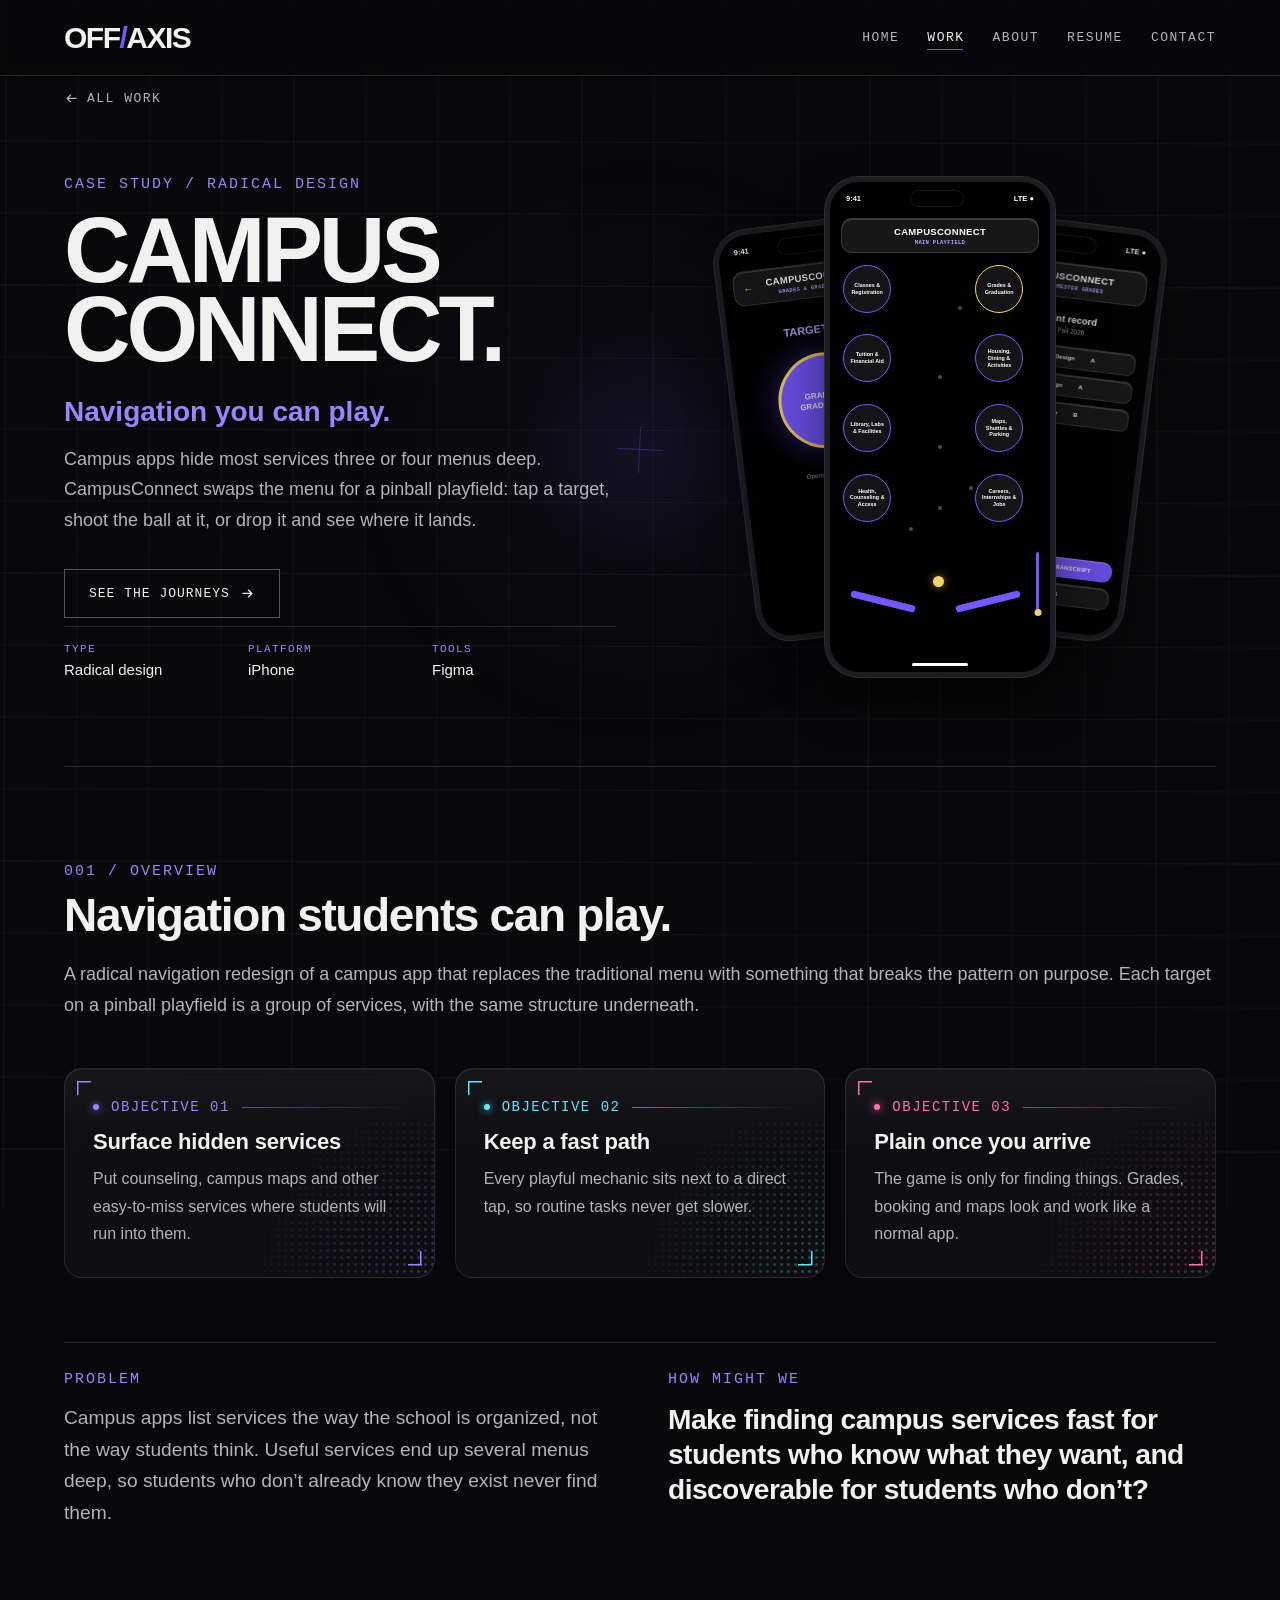
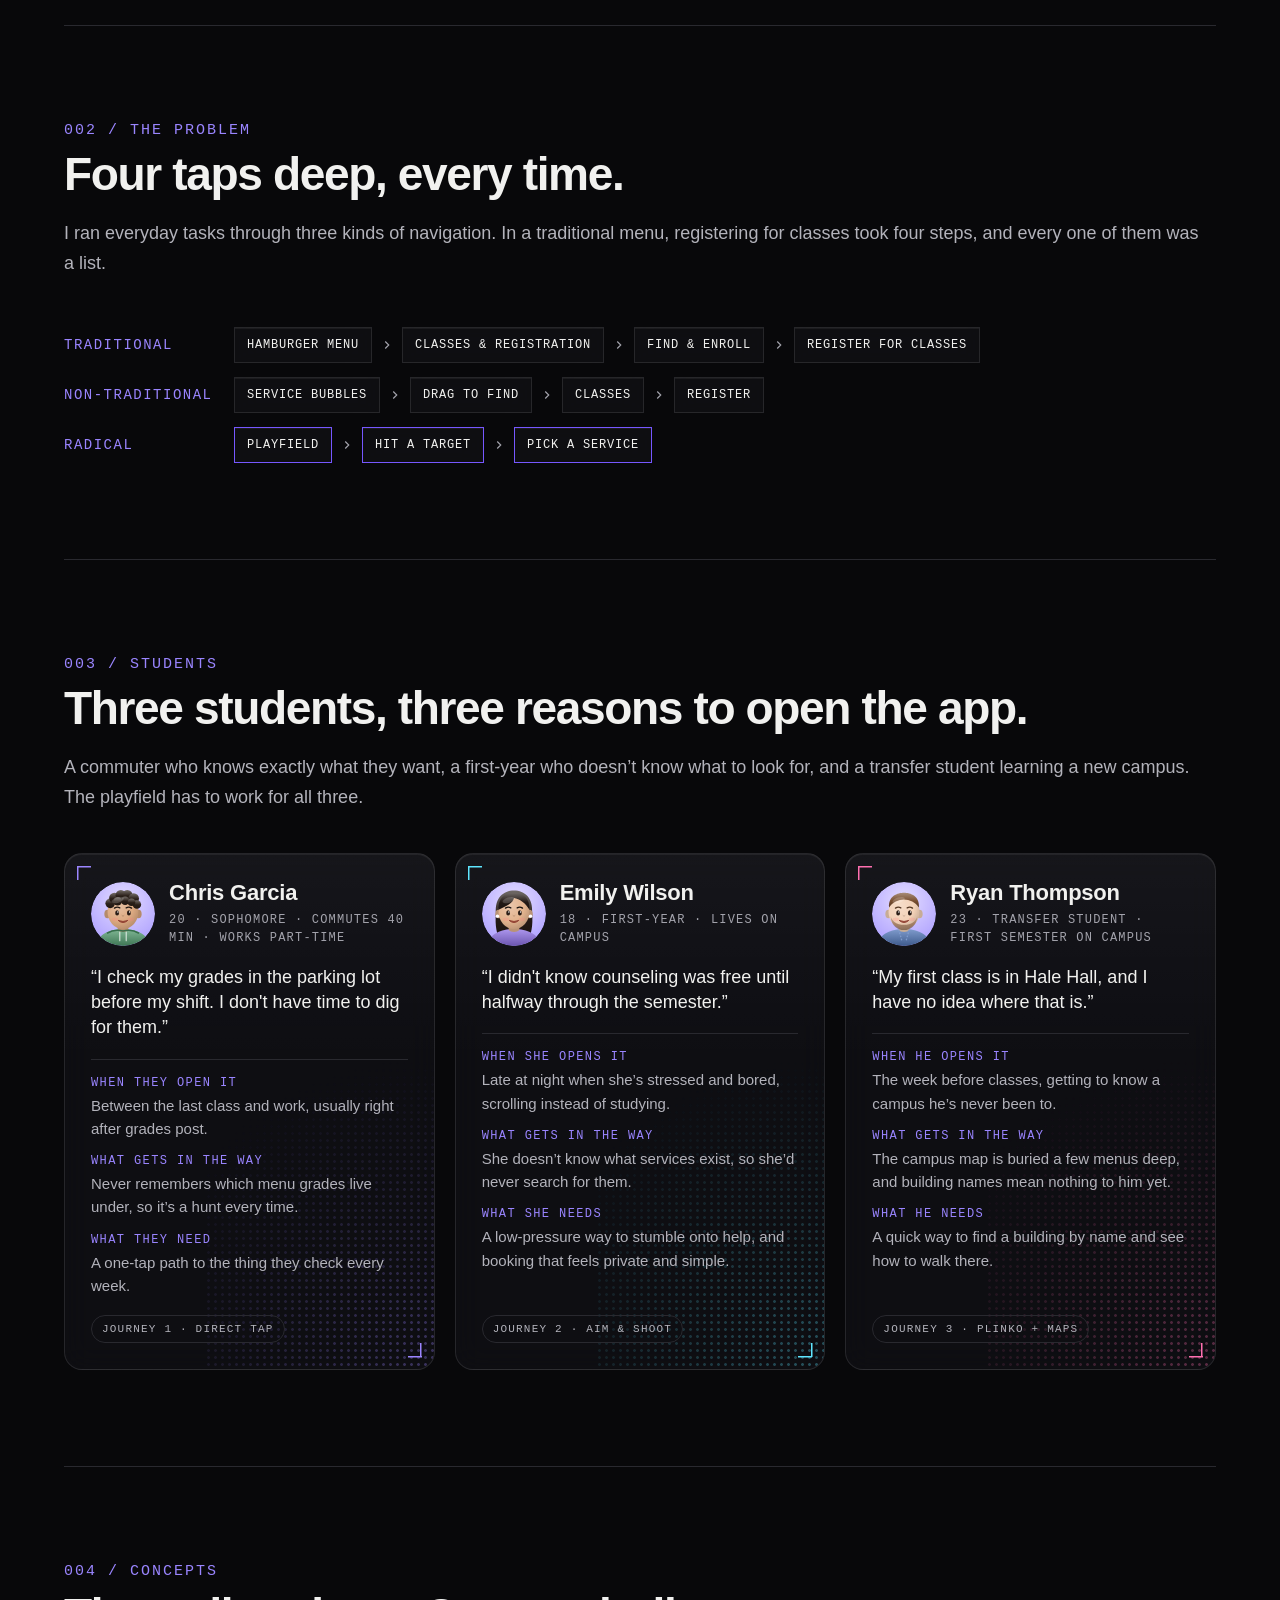
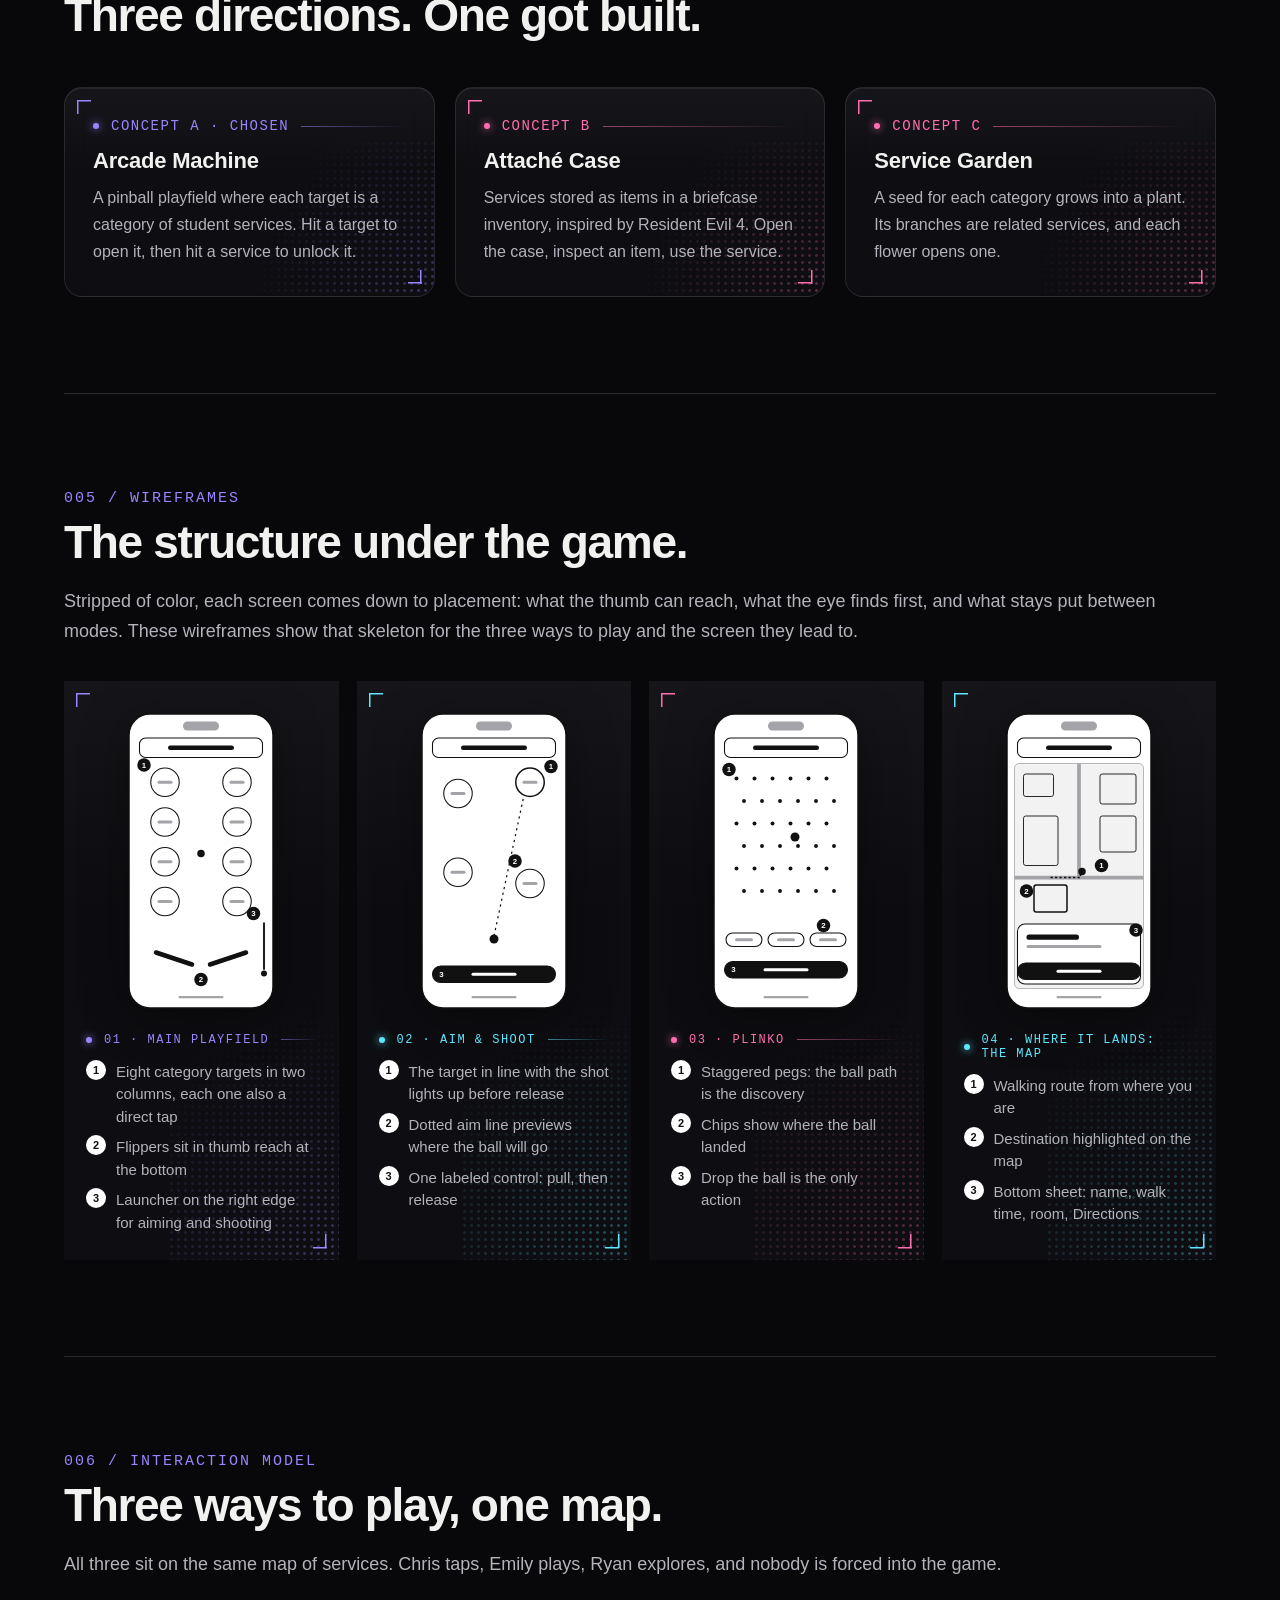
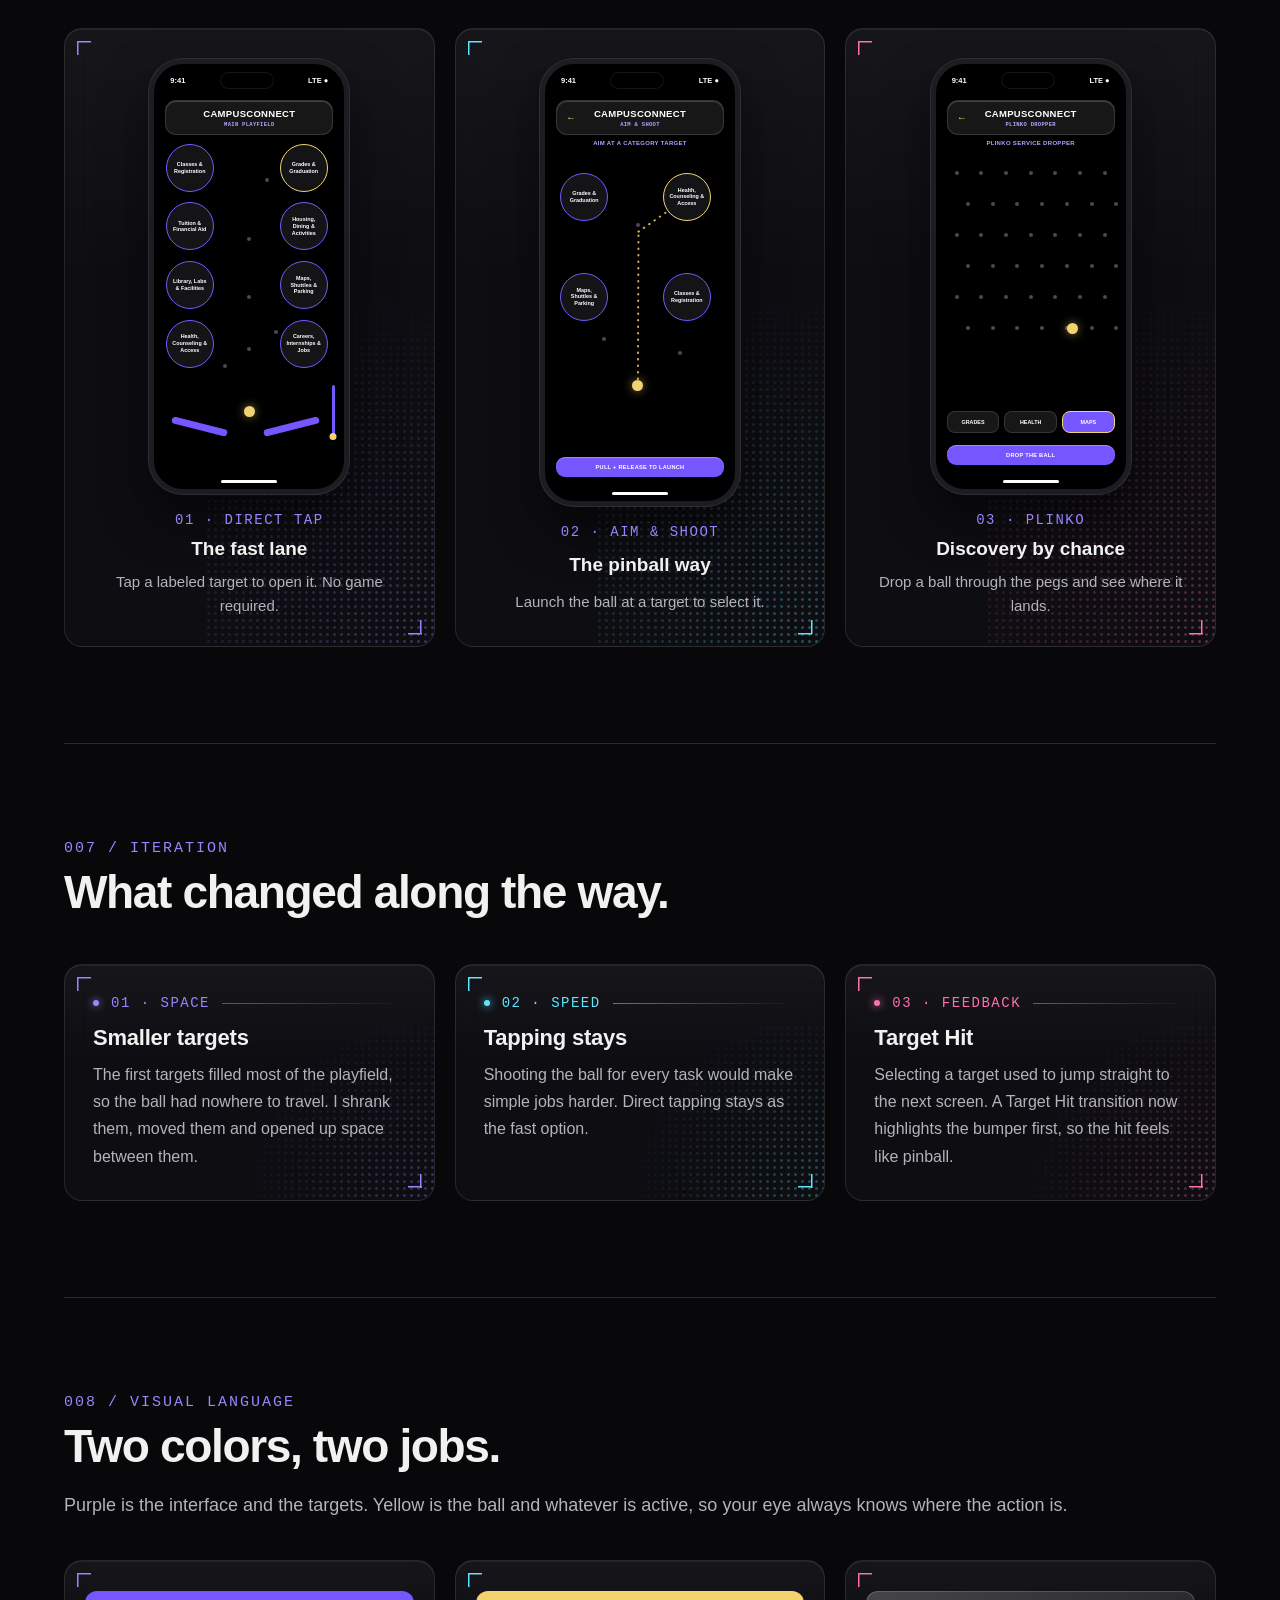
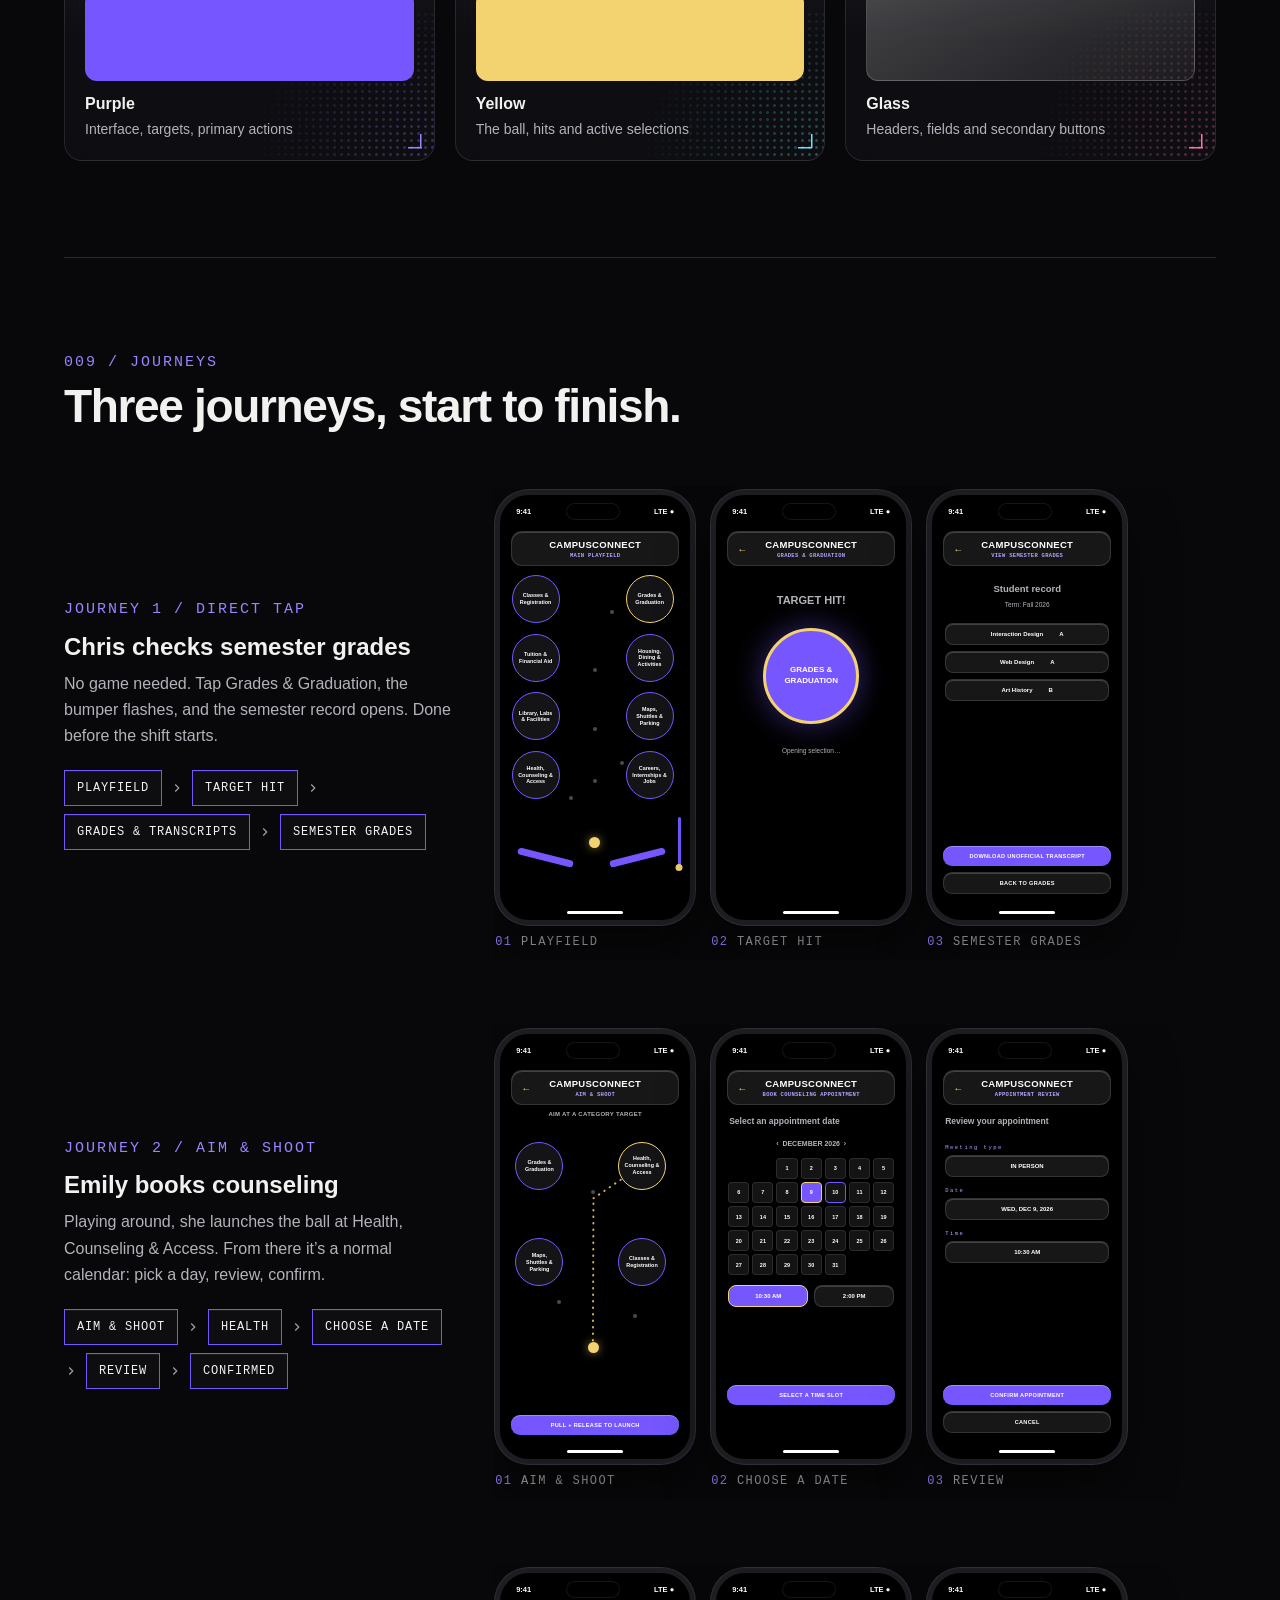
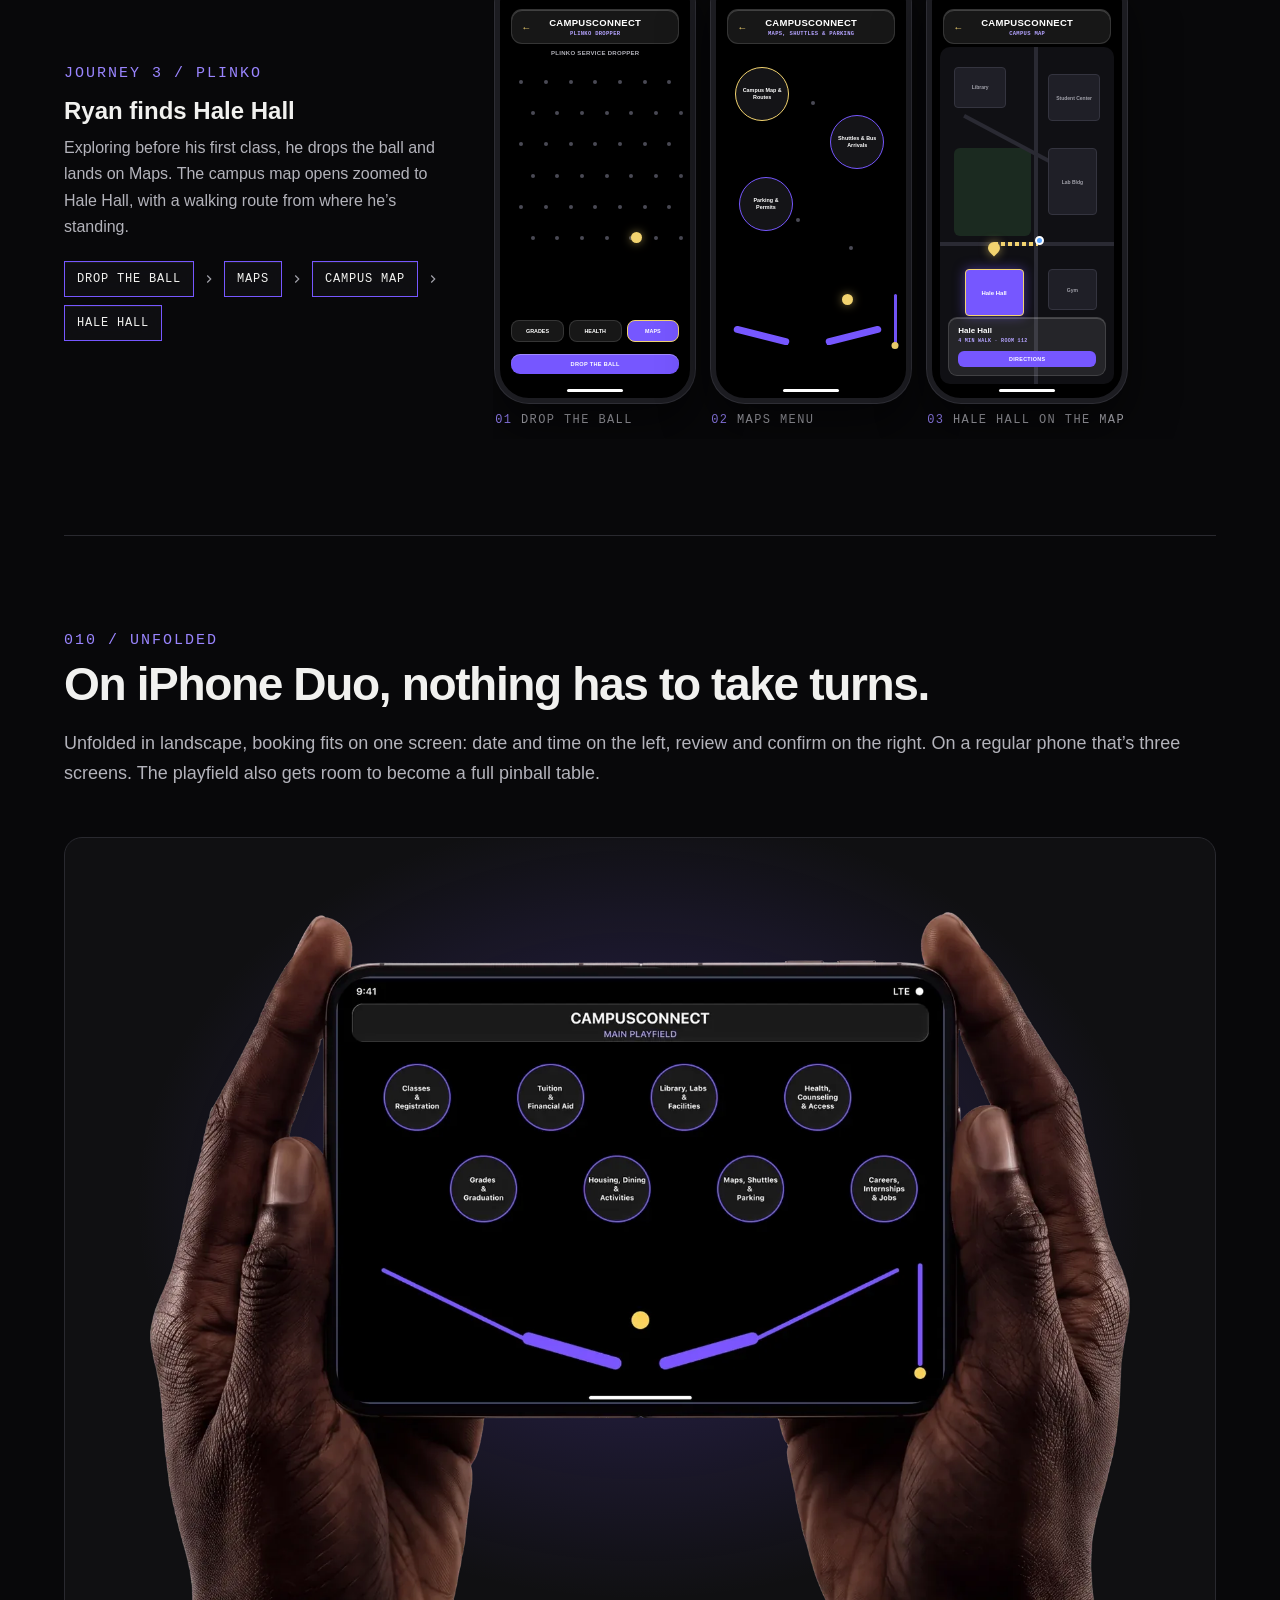
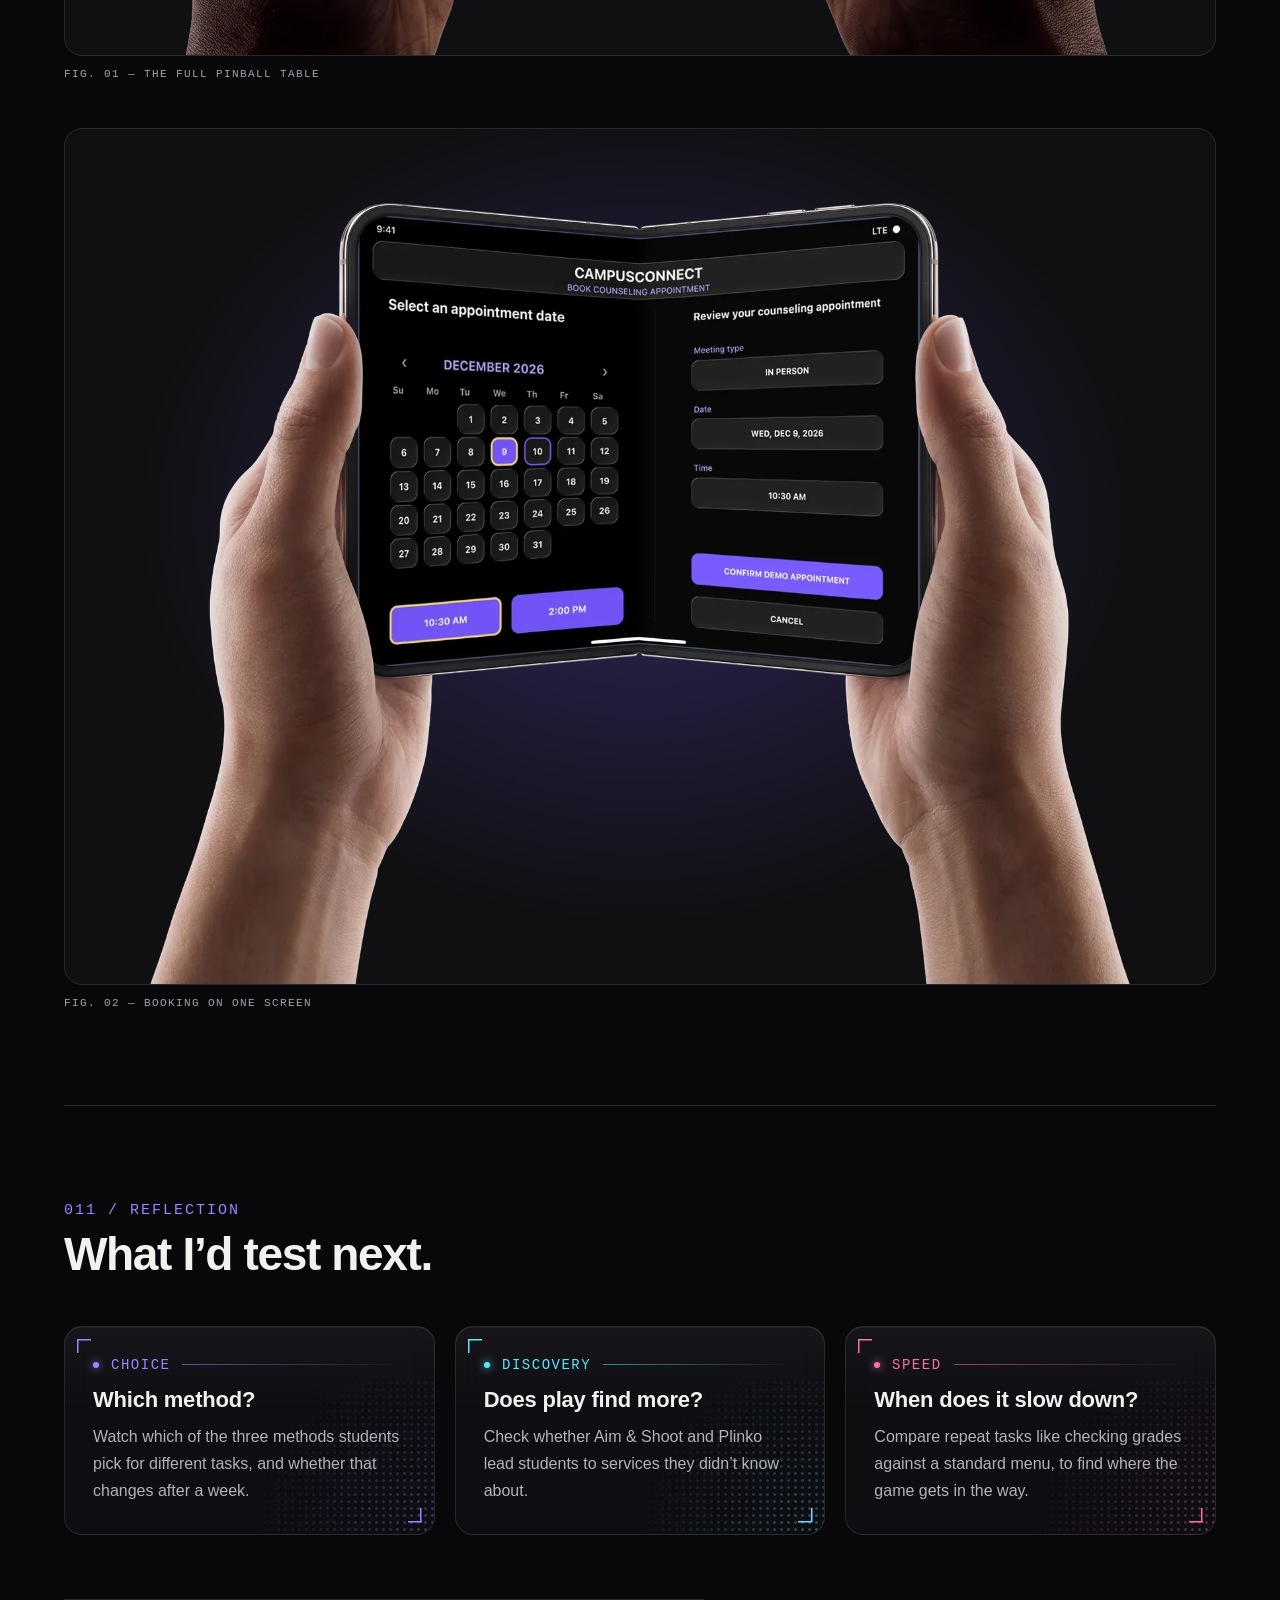
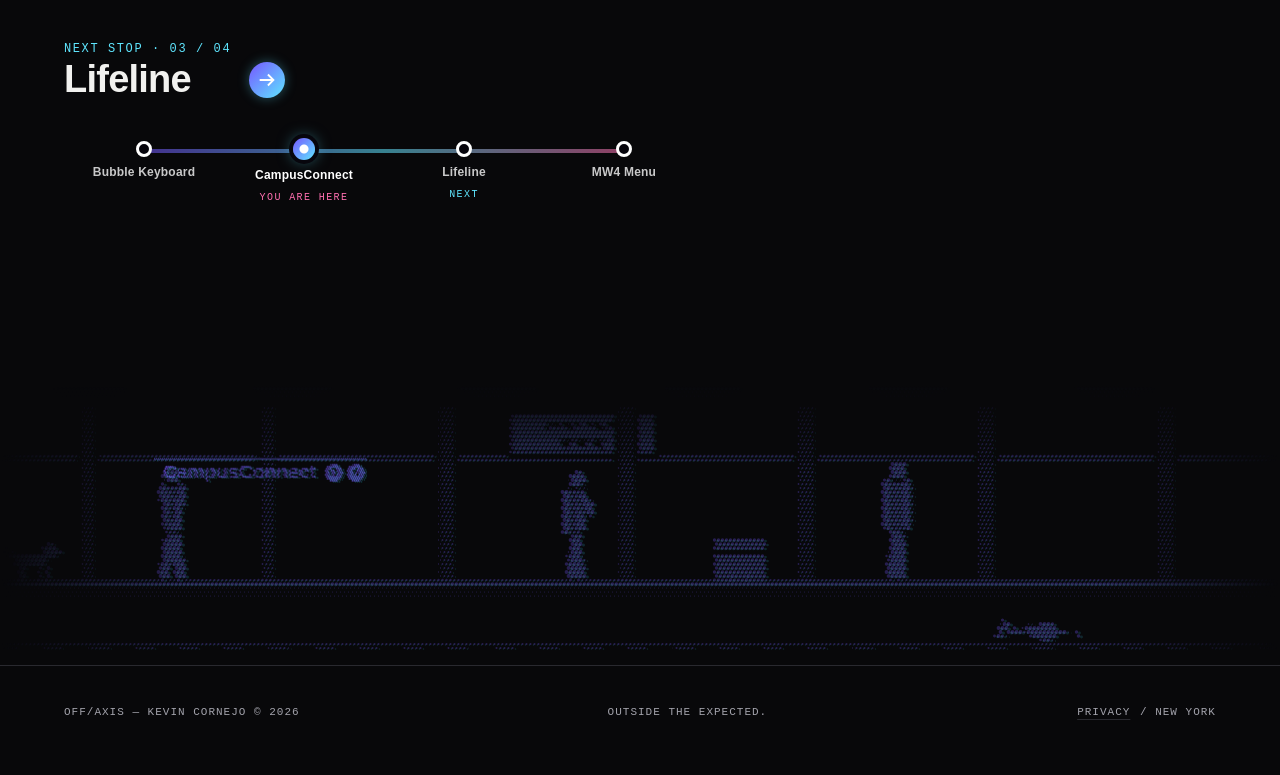
<file: campusconnect.html>
<!DOCTYPE html>
<html lang="en">
<head>
  <meta charset="UTF-8">
  <meta name="viewport" content="width=device-width, initial-scale=1.0">
  <title>CampusConnect | OFF/AXIS</title>
  <meta name="description" content="Case study: CampusConnect replaces a campus app's menus with a pinball playfield. Tap, aim and shoot, or drop a ball to find student services. By Kevin Cornejo.">
  <meta property="og:title" content="CampusConnect | OFF/AXIS">
  <meta property="og:description" content="Navigation you can play. A radical design case study by Kevin Cornejo.">
  <meta property="og:image" content="images/campusconnect-1600.webp">
  <link rel="icon" href="favicon.svg" type="image/svg+xml">
  <link rel="stylesheet" href="css/global.css?v=20261126e">
  <link rel="stylesheet" href="css/case.css?v=20261126e">
  <link rel="stylesheet" href="css/cc.css?v=20261126e">
</head>
<body data-ht="students,crossing,train,rooftop">
<a class="skip-link" href="#main">SKIP TO CONTENT</a>
<header>
  <a class="logo" href="index.html" aria-label="OFF/AXIS home">OFF<span>/</span>AXIS</a>
  <button class="nav-toggle" type="button" aria-label="Open navigation" aria-expanded="false" aria-controls="site-nav"><span></span></button>
  <nav id="site-nav" aria-label="Main">
    <a href="index.html">HOME</a>
    <a href="work.html" aria-current="page">WORK</a>
    <a href="index.html#about">ABOUT</a>
    <a href="resume.html">RESUME</a>
    <a href="contact.html">CONTACT</a>
  </nav>
</header>
<main id="main" class="case">
<div class="case-wrap">
  <a class="back-link" href="work.html"><svg class="icon icon-arrow-left" viewBox="0 0 24 24" fill="none" stroke="currentColor" stroke-width="2" stroke-linecap="butt" stroke-linejoin="miter" stroke-miterlimit="2" aria-hidden="true" focusable="false"><path d="M20 12H5M11 6l-6 6 6 6"/></svg> ALL WORK</a>

  <section class="case-hero" aria-labelledby="case-title">
    <div>
      <p class="label purple">CASE STUDY / RADICAL DESIGN</p>
      <h1 id="case-title">CAMPUS<br>CONNECT.</h1>
      <p class="tagline">Navigation you can play.</p>
      <p class="lede">Campus apps hide most services three or four menus deep. CampusConnect swaps the menu for a pinball playfield: tap a target, shoot the ball at it, or drop it and see where it lands.</p>
      <a class="button" href="#journeys">SEE THE JOURNEYS <svg class="icon icon-arrow-right" viewBox="0 0 24 24" fill="none" stroke="currentColor" stroke-width="2" stroke-linecap="butt" stroke-linejoin="miter" stroke-miterlimit="2" aria-hidden="true" focusable="false"><path d="M4 12h15M13 6l6 6-6 6"/></svg></a>
      <dl class="facts">
        <div><dt>TYPE</dt><dd>Radical design</dd></div>
        <div><dt>PLATFORM</dt><dd>iPhone</dd></div>
        <div><dt>TOOLS</dt><dd>Figma</dd></div>
      </dl>
    </div>
    <div class="hero-phones" role="img" aria-label="Three CampusConnect screens: the pinball playfield of student services, a Target Hit screen, and the semester grades it leads to">
      <div class="phone side l " aria-hidden="true"><div class="p-status"><span>9:41</span><span class="p-island"></span><span>LTE ●</span></div>
<div class="p-head glass"><span class="p-back">←</span><b>CAMPUSCONNECT</b><small>GRADES &amp; GRADUATION</small></div><div class="p-body"><p class="p-title hitlabel">TARGET HIT!</p><span class="bigtg">GRADES &amp; GRADUATION</span><p class="p-note">Opening selection…</p></div><span class="p-home"></span></div>
      <div class="phone front " aria-hidden="true"><div class="p-status"><span>9:41</span><span class="p-island"></span><span>LTE ●</span></div>
<div class="p-head glass"><b>CAMPUSCONNECT</b><small>MAIN PLAYFIELD</small></div><div class="p-body"><span class="tg" style="left:6%;top:4%;width:48px;height:48px">Classes &amp; Registration</span><span class="tg hot hit-home" style="left:66%;top:4%;width:48px;height:48px">Grades &amp; Graduation</span><span class="tg" style="left:6%;top:21%;width:48px;height:48px">Tuition &amp; Financial Aid</span><span class="tg" style="left:66%;top:21%;width:48px;height:48px">Housing, Dining &amp; Activities</span><span class="tg" style="left:6%;top:38%;width:48px;height:48px">Library, Labs &amp; Facilities</span><span class="tg" style="left:66%;top:38%;width:48px;height:48px">Maps, Shuttles &amp; Parking</span><span class="tg" style="left:6%;top:55%;width:48px;height:48px">Health, Counseling &amp; Access</span><span class="tg" style="left:66%;top:55%;width:48px;height:48px">Careers, Internships &amp; Jobs</span><span class="peg" style="left:58%;top:14%"></span><span class="peg" style="left:49%;top:31%"></span><span class="peg" style="left:49%;top:48%"></span><span class="peg" style="left:36%;top:68%"></span><span class="peg" style="left:63%;top:58%"></span><span class="peg" style="left:49%;top:63%"></span><span class="flip l"></span><span class="flip r"></span><span class="ball run-home" style="left:47%;top:80%"></span><span class="lane"></span></div><span class="p-home"></span></div>
      <div class="phone side r " aria-hidden="true"><div class="p-status"><span>9:41</span><span class="p-island"></span><span>LTE ●</span></div>
<div class="p-head glass"><span class="p-back">←</span><b>CAMPUSCONNECT</b><small>VIEW SEMESTER GRADES</small></div><div class="p-body"><p class="p-title">Student record</p><p class="p-note top">Term: Fall 2026</p><div class="rows"><span class="glass">Interaction Design<b>A</b></span><span class="glass">Web Design<b>A</b></span><span class="glass">Art History<b>B</b></span></div><span class="p-btn primary low">DOWNLOAD UNOFFICIAL TRANSCRIPT</span><span class="p-btn glass low2">BACK TO GRADES</span></div><span class="p-home"></span></div>
    </div>
  </section>

  <section class="case-section reveal" aria-labelledby="s1">
    <p class="label purple">001 / OVERVIEW</p>
    <h2 id="s1">Navigation students can play.</h2>
    <p class="lede">A radical navigation redesign of a campus app that replaces the traditional menu with something that breaks the pattern on purpose. Each target on a pinball playfield is a group of services, with the same structure underneath.</p>
    <div class="cards">
      <article class="card"><span class="label">OBJECTIVE 01</span><h3>Surface hidden services</h3><p>Put counseling, campus maps and other easy-to-miss services where students will run into them.</p></article>
      <article class="card alt"><span class="label">OBJECTIVE 02</span><h3>Keep a fast path</h3><p>Every playful mechanic sits next to a direct tap, so routine tasks never get slower.</p></article>
      <article class="card dim"><span class="label">OBJECTIVE 03</span><h3>Plain once you arrive</h3><p>The game is only for finding things. Grades, booking and maps look and work like a normal app.</p></article>
    </div>
    <div class="mw-statements">
      <div class="hmw"><p class="label purple">PROBLEM</p><p class="mw-problem">Campus apps list services the way the school is organized, not the way students think. Useful services end up several menus deep, so students who don’t already know they exist never find them.</p></div>
      <div class="hmw"><p class="label purple">HOW MIGHT WE</p><p>Make finding campus services fast for students who know what they want, and discoverable for students who don’t?</p></div>
    </div>
  </section>

  <section class="case-section reveal" aria-labelledby="s2">
    <p class="label purple">002 / THE PROBLEM</p>
    <h2 id="s2">Four taps deep, every time.</h2>
    <p class="lede">I ran everyday tasks through three kinds of navigation. In a traditional menu, registering for classes took four steps, and every one of them was a list.</p>
    <div class="flow">
      <div class="flow-row"><p class="label">TRADITIONAL</p><div class="flow-steps"><span>HAMBURGER MENU</span> <svg class="icon icon-chevron-right" viewBox="0 0 24 24" fill="none" stroke="currentColor" stroke-width="2" stroke-linecap="butt" stroke-linejoin="miter" stroke-miterlimit="2" aria-hidden="true" focusable="false"><path d="m9 6 6 6-6 6"/></svg> <span>CLASSES &amp; REGISTRATION</span> <svg class="icon icon-chevron-right" viewBox="0 0 24 24" fill="none" stroke="currentColor" stroke-width="2" stroke-linecap="butt" stroke-linejoin="miter" stroke-miterlimit="2" aria-hidden="true" focusable="false"><path d="m9 6 6 6-6 6"/></svg> <span>FIND &amp; ENROLL</span> <svg class="icon icon-chevron-right" viewBox="0 0 24 24" fill="none" stroke="currentColor" stroke-width="2" stroke-linecap="butt" stroke-linejoin="miter" stroke-miterlimit="2" aria-hidden="true" focusable="false"><path d="m9 6 6 6-6 6"/></svg> <span>REGISTER FOR CLASSES</span></div></div>
      <div class="flow-row"><p class="label">NON-TRADITIONAL</p><div class="flow-steps"><span>SERVICE BUBBLES</span> <svg class="icon icon-chevron-right" viewBox="0 0 24 24" fill="none" stroke="currentColor" stroke-width="2" stroke-linecap="butt" stroke-linejoin="miter" stroke-miterlimit="2" aria-hidden="true" focusable="false"><path d="m9 6 6 6-6 6"/></svg> <span>DRAG TO FIND</span> <svg class="icon icon-chevron-right" viewBox="0 0 24 24" fill="none" stroke="currentColor" stroke-width="2" stroke-linecap="butt" stroke-linejoin="miter" stroke-miterlimit="2" aria-hidden="true" focusable="false"><path d="m9 6 6 6-6 6"/></svg> <span>CLASSES</span> <svg class="icon icon-chevron-right" viewBox="0 0 24 24" fill="none" stroke="currentColor" stroke-width="2" stroke-linecap="butt" stroke-linejoin="miter" stroke-miterlimit="2" aria-hidden="true" focusable="false"><path d="m9 6 6 6-6 6"/></svg> <span>REGISTER</span></div></div>
      <div class="flow-row main"><p class="label">RADICAL</p><div class="flow-steps"><span>PLAYFIELD</span> <svg class="icon icon-chevron-right" viewBox="0 0 24 24" fill="none" stroke="currentColor" stroke-width="2" stroke-linecap="butt" stroke-linejoin="miter" stroke-miterlimit="2" aria-hidden="true" focusable="false"><path d="m9 6 6 6-6 6"/></svg> <span>HIT A TARGET</span> <svg class="icon icon-chevron-right" viewBox="0 0 24 24" fill="none" stroke="currentColor" stroke-width="2" stroke-linecap="butt" stroke-linejoin="miter" stroke-miterlimit="2" aria-hidden="true" focusable="false"><path d="m9 6 6 6-6 6"/></svg> <span>PICK A SERVICE</span></div></div>
    </div>
  </section>

  <section class="case-section reveal" aria-labelledby="s2b">
    <p class="label purple">003 / STUDENTS</p>
    <h2 id="s2b">Three students, three reasons to open the app.</h2>
    <p class="lede">A commuter who knows exactly what they want, a first-year who doesn’t know what to look for, and a transfer student learning a new campus. The playfield has to work for all three.</p>
    <div class="people">
      <article class="person"><div class="person-head"><span class="avatar face-av" aria-hidden="true"><svg class="face" viewBox="0 0 120 120" aria-hidden="true" focusable="false"><defs>
<radialGradient id="fjs" cx=".38" cy=".32" r=".75"><stop offset="0" stop-color="#E5BFA1"/><stop offset=".6" stop-color="#DDAA82"/><stop offset="1" stop-color="#B58B6A"/></radialGradient>
<linearGradient id="fjh" x1="0" y1="0" x2="0" y2="1"><stop offset="0" stop-color="#756E69"/><stop offset=".55" stop-color="#2B2019"/><stop offset="1" stop-color="#1E1611"/></linearGradient>
<linearGradient id="fjo" x1="0" y1="0" x2="0" y2="1"><stop offset="0" stop-color="#81B896"/><stop offset="1" stop-color="#366E4C"/></linearGradient>
<radialGradient id="fjbg" cx=".5" cy=".3" r=".8"><stop offset="0" stop-color="#E4DDFF"/><stop offset="1" stop-color="#A99BFF"/></radialGradient>
</defs><clipPath id="fjc"><circle cx="60" cy="60" r="60"/></clipPath><circle cx="60" cy="60" r="60" fill="url(#fjbg)"/><g clip-path="url(#fjc)"><path d="M8 124C11 98 34 88 60 88S109 98 112 124Z" fill="url(#fjo)"/>
<path d="M50 70H70V90C66 95 54 95 50 90Z" fill="#B58B6A"/><ellipse cx="31" cy="60" rx="6" ry="8" fill="#B58B6A"/><ellipse cx="89" cy="60" rx="6" ry="8" fill="#B58B6A"/>
<ellipse cx="60" cy="56" rx="29" ry="32" fill="url(#fjs)"/>
<ellipse cx="45" cy="70" rx="6" ry="3.6" fill="#FF7A7A" opacity=".22"/><ellipse cx="75" cy="70" rx="6" ry="3.6" fill="#FF7A7A" opacity=".22"/>
<path d="M44 49Q49 45.5 54 48.5M66 48.5Q71 45.5 76 49" stroke="#1E1611" stroke-width="2.6" stroke-linecap="round" fill="none"/>
<ellipse cx="49" cy="58" rx="3.6" ry="4.8" fill="#2A1D17"/><ellipse cx="71" cy="58" rx="3.6" ry="4.8" fill="#2A1D17"/>
<circle cx="50.3" cy="56.2" r="1.3" fill="#fff"/><circle cx="72.3" cy="56.2" r="1.3" fill="#fff"/>
<path d="M58 63Q60 66.5 62 63" stroke="#B58B6A" stroke-width="1.8" stroke-linecap="round" fill="none"/>
<path d="M51 72Q60 80 69 72Q60 76 51 72Z" fill="#8E3B2E" stroke="#8E3B2E" stroke-width="1.6" stroke-linejoin="round"/><circle cx="36" cy="40" r="9" fill="url(#fjh)"/><circle cx="44" cy="30" r="10" fill="url(#fjh)"/><circle cx="56" cy="25" r="10" fill="url(#fjh)"/><circle cx="68" cy="25" r="10" fill="url(#fjh)"/><circle cx="80" cy="31" r="10" fill="url(#fjh)"/><circle cx="86" cy="42" r="8" fill="url(#fjh)"/><circle cx="50" cy="36" r="8" fill="url(#fjh)"/><circle cx="64" cy="35" r="8" fill="url(#fjh)"/><circle cx="76" cy="38" r="7" fill="url(#fjh)"/><path d="M30 96C40 90 50 89 60 92C70 89 80 90 90 96" stroke="#366E4C" stroke-width="3" fill="none"/><path d="M54 94V110M66 94V110" stroke="#fff" stroke-width="2" stroke-linecap="round" opacity=".8"/><ellipse cx="50" cy="34" rx="12" ry="5" fill="#fff" opacity=".18" transform="rotate(-18 50 34)"/></g></svg></span><div><h3>Chris Garcia</h3><p class="meta">20 · SOPHOMORE · COMMUTES 40 MIN · WORKS PART-TIME</p></div></div><blockquote>“I check my grades in the parking lot before my shift. I don&#x27;t have time to dig for them.”</blockquote><dl><div><dt>WHEN THEY OPEN IT</dt><dd>Between the last class and work, usually right after grades post.</dd></div><div><dt>WHAT GETS IN THE WAY</dt><dd>Never remembers which menu grades live under, so it’s a hunt every time.</dd></div><div><dt>WHAT THEY NEED</dt><dd>A one-tap path to the thing they check every week.</dd></div></dl><span class="tag">JOURNEY 1 · DIRECT TAP</span></article>
      <article class="person"><div class="person-head"><span class="avatar face-av" aria-hidden="true"><svg class="face" viewBox="0 0 120 120" aria-hidden="true" focusable="false"><defs>
<radialGradient id="fps" cx=".38" cy=".32" r=".75"><stop offset="0" stop-color="#EAC6AB"/><stop offset=".6" stop-color="#E3B48F"/><stop offset="1" stop-color="#BA9375"/></radialGradient>
<linearGradient id="fph" x1="0" y1="0" x2="0" y2="1"><stop offset="0" stop-color="#706A67"/><stop offset=".55" stop-color="#241A16"/><stop offset="1" stop-color="#19120F"/></linearGradient>
<linearGradient id="fpo" x1="0" y1="0" x2="0" y2="1"><stop offset="0" stop-color="#AD97EE"/><stop offset="1" stop-color="#634DA7"/></linearGradient>
<radialGradient id="fpbg" cx=".5" cy=".3" r=".8"><stop offset="0" stop-color="#E4DDFF"/><stop offset="1" stop-color="#A99BFF"/></radialGradient>
</defs><clipPath id="fpc"><circle cx="60" cy="60" r="60"/></clipPath><circle cx="60" cy="60" r="60" fill="url(#fpbg)"/><g clip-path="url(#fpc)"><path d="M26 58C24 30 40 16 60 16S96 30 94 58C96 82 92 100 86 108H34C28 100 24 82 26 58Z" fill="url(#fph)"/><path d="M8 124C11 98 34 88 60 88S109 98 112 124Z" fill="url(#fpo)"/>
<path d="M50 70H70V90C66 95 54 95 50 90Z" fill="#BA9375"/><ellipse cx="31" cy="60" rx="6" ry="8" fill="#BA9375"/><ellipse cx="89" cy="60" rx="6" ry="8" fill="#BA9375"/>
<ellipse cx="60" cy="56" rx="29" ry="32" fill="url(#fps)"/>
<ellipse cx="45" cy="70" rx="6" ry="3.6" fill="#FF7A7A" opacity=".22"/><ellipse cx="75" cy="70" rx="6" ry="3.6" fill="#FF7A7A" opacity=".22"/>
<path d="M44 49Q49 45.5 54 48.5M66 48.5Q71 45.5 76 49" stroke="#19120F" stroke-width="2.6" stroke-linecap="round" fill="none"/>
<ellipse cx="49" cy="58" rx="3.6" ry="4.8" fill="#2A1D17"/><ellipse cx="71" cy="58" rx="3.6" ry="4.8" fill="#2A1D17"/>
<circle cx="50.3" cy="56.2" r="1.3" fill="#fff"/><circle cx="72.3" cy="56.2" r="1.3" fill="#fff"/>
<path d="M58 63Q60 66.5 62 63" stroke="#BA9375" stroke-width="1.8" stroke-linecap="round" fill="none"/>
<path d="M51 72Q60 80 69 72Q60 76 51 72Z" fill="#8E3B2E" stroke="#8E3B2E" stroke-width="1.6" stroke-linejoin="round"/><path d="M31 52C30 28 45 20 60 20S90 28 89 52C82 40 70 31 60 30C58 40 44 46 31 52Z" fill="url(#fph)"/><circle cx="29" cy="64" r="3.2" fill="#fff"/><circle cx="91" cy="64" r="3.2" fill="#fff"/><ellipse cx="50" cy="34" rx="12" ry="5" fill="#fff" opacity=".18" transform="rotate(-18 50 34)"/></g></svg></span><div><h3>Emily Wilson</h3><p class="meta">18 · FIRST-YEAR · LIVES ON CAMPUS</p></div></div><blockquote>“I didn&#x27;t know counseling was free until halfway through the semester.”</blockquote><dl><div><dt>WHEN SHE OPENS IT</dt><dd>Late at night when she’s stressed and bored, scrolling instead of studying.</dd></div><div><dt>WHAT GETS IN THE WAY</dt><dd>She doesn’t know what services exist, so she’d never search for them.</dd></div><div><dt>WHAT SHE NEEDS</dt><dd>A low-pressure way to stumble onto help, and booking that feels private and simple.</dd></div></dl><span class="tag">JOURNEY 2 · AIM & SHOOT</span></article>
      <article class="person"><div class="person-head"><span class="avatar face-av" aria-hidden="true"><svg class="face" viewBox="0 0 120 120" aria-hidden="true" focusable="false"><defs>
<radialGradient id="fxs" cx=".38" cy=".32" r=".75"><stop offset="0" stop-color="#F6DDC9"/><stop offset=".6" stop-color="#F3D2B8"/><stop offset="1" stop-color="#C7AC96"/></radialGradient>
<linearGradient id="fxh" x1="0" y1="0" x2="0" y2="1"><stop offset="0" stop-color="#A88D79"/><stop offset=".55" stop-color="#7A5032"/><stop offset="1" stop-color="#553823"/></linearGradient>
<linearGradient id="fxo" x1="0" y1="0" x2="0" y2="1"><stop offset="0" stop-color="#809CCD"/><stop offset="1" stop-color="#355284"/></linearGradient>
<radialGradient id="fxbg" cx=".5" cy=".3" r=".8"><stop offset="0" stop-color="#E4DDFF"/><stop offset="1" stop-color="#A99BFF"/></radialGradient>
</defs><clipPath id="fxc"><circle cx="60" cy="60" r="60"/></clipPath><circle cx="60" cy="60" r="60" fill="url(#fxbg)"/><g clip-path="url(#fxc)"><path d="M8 124C11 98 34 88 60 88S109 98 112 124Z" fill="url(#fxo)"/>
<path d="M50 70H70V90C66 95 54 95 50 90Z" fill="#C7AC96"/><ellipse cx="31" cy="60" rx="6" ry="8" fill="#C7AC96"/><ellipse cx="89" cy="60" rx="6" ry="8" fill="#C7AC96"/>
<ellipse cx="60" cy="56" rx="29" ry="32" fill="url(#fxs)"/>
<ellipse cx="45" cy="70" rx="6" ry="3.6" fill="#FF7A7A" opacity=".22"/><ellipse cx="75" cy="70" rx="6" ry="3.6" fill="#FF7A7A" opacity=".22"/>
<path d="M44 49Q49 45.5 54 48.5M66 48.5Q71 45.5 76 49" stroke="#553823" stroke-width="2.6" stroke-linecap="round" fill="none"/>
<ellipse cx="49" cy="58" rx="3.6" ry="4.8" fill="#2A1D17"/><ellipse cx="71" cy="58" rx="3.6" ry="4.8" fill="#2A1D17"/>
<circle cx="50.3" cy="56.2" r="1.3" fill="#fff"/><circle cx="72.3" cy="56.2" r="1.3" fill="#fff"/>
<path d="M58 63Q60 66.5 62 63" stroke="#C7AC96" stroke-width="1.8" stroke-linecap="round" fill="none"/>
<path d="M51 72Q60 80 69 72Q60 76 51 72Z" fill="#8E3B2E" stroke="#8E3B2E" stroke-width="1.6" stroke-linejoin="round"/><path d="M32 48C30 26 48 20 60 20S90 26 88 48C82 38 70 33 60 33S38 38 32 48Z" fill="url(#fxh)"/>
<path d="M35 64C36 82 48 90 60 90S84 82 85 64C82 74 74 80 60 80S38 74 35 64Z" fill="url(#fxh)" opacity=".55"/><path d="M50 89L56 110M70 89L64 110" stroke="#809CCD" stroke-width="2.4" stroke-dasharray="3 3"/><ellipse cx="50" cy="34" rx="12" ry="5" fill="#fff" opacity=".18" transform="rotate(-18 50 34)"/></g></svg></span><div><h3>Ryan Thompson</h3><p class="meta">23 · TRANSFER STUDENT · FIRST SEMESTER ON CAMPUS</p></div></div><blockquote>“My first class is in Hale Hall, and I have no idea where that is.”</blockquote><dl><div><dt>WHEN HE OPENS IT</dt><dd>The week before classes, getting to know a campus he’s never been to.</dd></div><div><dt>WHAT GETS IN THE WAY</dt><dd>The campus map is buried a few menus deep, and building names mean nothing to him yet.</dd></div><div><dt>WHAT HE NEEDS</dt><dd>A quick way to find a building by name and see how to walk there.</dd></div></dl><span class="tag">JOURNEY 3 · PLINKO + MAPS</span></article>
    </div>
  </section>

  <section class="case-section reveal" aria-labelledby="s3">
    <p class="label purple">004 / CONCEPTS</p>
    <h2 id="s3">Three directions. One got built.</h2>
    <div class="cards">
      <article class="card"><span class="label">CONCEPT A · CHOSEN</span><h3>Arcade Machine</h3><p>A pinball playfield where each target is a category of student services. Hit a target to open it, then hit a service to unlock it.</p></article>
      <article class="card dim"><span class="label">CONCEPT B</span><h3>Attaché Case</h3><p>Services stored as items in a briefcase inventory, inspired by Resident Evil 4. Open the case, inspect an item, use the service.</p></article>
      <article class="card dim"><span class="label">CONCEPT C</span><h3>Service Garden</h3><p>A seed for each category grows into a plant. Its branches are related services, and each flower opens one.</p></article>
    </div>
  </section>

    <section class="case-section reveal" aria-labelledby="swf">
    <p class="label purple">005 / WIREFRAMES</p>
    <h2 id="swf">The structure under the game.</h2>
    <p class="lede">Stripped of color, each screen comes down to placement: what the thumb can reach, what the eye finds first, and what stays put between modes. These wireframes show that skeleton for the three ways to play and the screen they lead to.</p>
    <div class="wf-grid wf-phones"><figure class="wf"><div class="wf-art"><svg viewBox="0 0 200 400" role="img" aria-label="Wireframe: main playfield with eight category targets, flippers and a launcher" xmlns="http://www.w3.org/2000/svg"><rect x="4" y="4" width="192" height="392" rx="28" fill="#ffffff" stroke="#111111" stroke-width="2"/><rect x="76" y="14" width="48" height="12" rx="6" fill="#a3a3a8"/><rect x="18" y="36" width="164" height="26" rx="8" fill="none" stroke="#111111" stroke-width="1.4"/><rect x="56" y="46" width="88" height="6" rx="3.0" fill="#111111"/><circle cx="52" cy="95" r="19" fill="none" stroke="#111111" stroke-width="1.4"/><rect x="42" y="93" width="20" height="4" rx="2.0" fill="#a3a3a8"/><circle cx="148" cy="95" r="19" fill="none" stroke="#111111" stroke-width="1.4"/><rect x="138" y="93" width="20" height="4" rx="2.0" fill="#a3a3a8"/><circle cx="52" cy="148" r="19" fill="none" stroke="#111111" stroke-width="1.4"/><rect x="42" y="146" width="20" height="4" rx="2.0" fill="#a3a3a8"/><circle cx="148" cy="148" r="19" fill="none" stroke="#111111" stroke-width="1.4"/><rect x="138" y="146" width="20" height="4" rx="2.0" fill="#a3a3a8"/><circle cx="52" cy="201" r="19" fill="none" stroke="#111111" stroke-width="1.4"/><rect x="42" y="199" width="20" height="4" rx="2.0" fill="#a3a3a8"/><circle cx="148" cy="201" r="19" fill="none" stroke="#111111" stroke-width="1.4"/><rect x="138" y="199" width="20" height="4" rx="2.0" fill="#a3a3a8"/><circle cx="52" cy="254" r="19" fill="none" stroke="#111111" stroke-width="1.4"/><rect x="42" y="252" width="20" height="4" rx="2.0" fill="#a3a3a8"/><circle cx="148" cy="254" r="19" fill="none" stroke="#111111" stroke-width="1.4"/><rect x="138" y="252" width="20" height="4" rx="2.0" fill="#a3a3a8"/><line x1="40" y1="322" x2="88" y2="338" stroke="#111111" stroke-width="6" stroke-linecap="round"/><line x1="160" y1="322" x2="112" y2="338" stroke="#111111" stroke-width="6" stroke-linecap="round"/><line x1="184" y1="282" x2="184" y2="345" stroke="#111111" stroke-width="2.5"/><circle cx="184" cy="350" r="4" fill="#111111"/><circle cx="100" cy="190" r="5" fill="#111111"/><g class="wf-co"><circle cx="24" cy="72" r="9" fill="#111111"/><text x="24" y="75.6" text-anchor="middle" font-size="10.5" font-weight="700" fill="#ffffff" font-family="Arial">1</text></g><g class="wf-co"><circle cx="100" cy="358" r="9" fill="#111111"/><text x="100" y="361.6" text-anchor="middle" font-size="10.5" font-weight="700" fill="#ffffff" font-family="Arial">2</text></g><g class="wf-co"><circle cx="170" cy="270" r="9" fill="#111111"/><text x="170" y="273.6" text-anchor="middle" font-size="10.5" font-weight="700" fill="#ffffff" font-family="Arial">3</text></g><rect x="70" y="380" width="60" height="3" rx="1.5" fill="#a3a3a8"/></svg></div><figcaption><span class="label">01 · MAIN PLAYFIELD</span><ol class="wf-notes"><li>Eight category targets in two columns, each one also a direct tap</li><li>Flippers sit in thumb reach at the bottom</li><li>Launcher on the right edge for aiming and shooting</li></ol></figcaption></figure><figure class="wf"><div class="wf-art"><svg viewBox="0 0 200 400" role="img" aria-label="Wireframe: aim and shoot with a highlighted target, dotted aim line and a pull to launch button" xmlns="http://www.w3.org/2000/svg"><rect x="4" y="4" width="192" height="392" rx="28" fill="#ffffff" stroke="#111111" stroke-width="2"/><rect x="76" y="14" width="48" height="12" rx="6" fill="#a3a3a8"/><rect x="18" y="36" width="164" height="26" rx="8" fill="none" stroke="#111111" stroke-width="1.4"/><rect x="56" y="46" width="88" height="6" rx="3.0" fill="#111111"/><circle cx="52" cy="110" r="19" fill="none" stroke="#111111" stroke-width="1.4"/><rect x="42" y="108" width="20" height="4" rx="2.0" fill="#a3a3a8"/><circle cx="148" cy="95" r="19" fill="none" stroke="#111111" stroke-width="2"/><rect x="138" y="93" width="20" height="4" rx="2.0" fill="#a3a3a8"/><circle cx="52" cy="215" r="19" fill="none" stroke="#111111" stroke-width="1.4"/><rect x="42" y="213" width="20" height="4" rx="2.0" fill="#a3a3a8"/><circle cx="148" cy="230" r="19" fill="none" stroke="#111111" stroke-width="1.4"/><rect x="138" y="228" width="20" height="4" rx="2.0" fill="#a3a3a8"/><line x1="100" y1="300" x2="140" y2="112" stroke="#111111" stroke-width="1.6" stroke-dasharray="3 5"/><circle cx="100" cy="304" r="6" fill="#111111"/><rect x="18" y="340" width="164" height="22" rx="11" fill="#111111" stroke="#111111" stroke-width="1.4"/><rect x="70" y="349" width="60" height="4" rx="2.0" fill="#ffffff"/><g class="wf-co"><circle cx="176" cy="74" r="9" fill="#111111"/><text x="176" y="77.6" text-anchor="middle" font-size="10.5" font-weight="700" fill="#ffffff" font-family="Arial">1</text></g><g class="wf-co"><circle cx="128" cy="200" r="9" fill="#111111"/><text x="128" y="203.6" text-anchor="middle" font-size="10.5" font-weight="700" fill="#ffffff" font-family="Arial">2</text></g><g class="wf-co"><circle cx="30" cy="351" r="9" fill="#111111"/><text x="30" y="354.6" text-anchor="middle" font-size="10.5" font-weight="700" fill="#ffffff" font-family="Arial">3</text></g><rect x="70" y="380" width="60" height="3" rx="1.5" fill="#a3a3a8"/></svg></div><figcaption><span class="label">02 · AIM &amp; SHOOT</span><ol class="wf-notes"><li>The target in line with the shot lights up before release</li><li>Dotted aim line previews where the ball will go</li><li>One labeled control: pull, then release</li></ol></figcaption></figure><figure class="wf"><div class="wf-art"><svg viewBox="0 0 200 400" role="img" aria-label="Wireframe: plinko board of pegs, three category chips and a drop the ball button" xmlns="http://www.w3.org/2000/svg"><rect x="4" y="4" width="192" height="392" rx="28" fill="#ffffff" stroke="#111111" stroke-width="2"/><rect x="76" y="14" width="48" height="12" rx="6" fill="#a3a3a8"/><rect x="18" y="36" width="164" height="26" rx="8" fill="none" stroke="#111111" stroke-width="1.4"/><rect x="56" y="46" width="88" height="6" rx="3.0" fill="#111111"/><circle cx="34" cy="90" r="2.6" fill="#111111"/><circle cx="58" cy="90" r="2.6" fill="#111111"/><circle cx="82" cy="90" r="2.6" fill="#111111"/><circle cx="106" cy="90" r="2.6" fill="#111111"/><circle cx="130" cy="90" r="2.6" fill="#111111"/><circle cx="154" cy="90" r="2.6" fill="#111111"/><circle cx="44" cy="120" r="2.6" fill="#111111"/><circle cx="68" cy="120" r="2.6" fill="#111111"/><circle cx="92" cy="120" r="2.6" fill="#111111"/><circle cx="116" cy="120" r="2.6" fill="#111111"/><circle cx="140" cy="120" r="2.6" fill="#111111"/><circle cx="164" cy="120" r="2.6" fill="#111111"/><circle cx="34" cy="150" r="2.6" fill="#111111"/><circle cx="58" cy="150" r="2.6" fill="#111111"/><circle cx="82" cy="150" r="2.6" fill="#111111"/><circle cx="106" cy="150" r="2.6" fill="#111111"/><circle cx="130" cy="150" r="2.6" fill="#111111"/><circle cx="154" cy="150" r="2.6" fill="#111111"/><circle cx="44" cy="180" r="2.6" fill="#111111"/><circle cx="68" cy="180" r="2.6" fill="#111111"/><circle cx="92" cy="180" r="2.6" fill="#111111"/><circle cx="116" cy="180" r="2.6" fill="#111111"/><circle cx="140" cy="180" r="2.6" fill="#111111"/><circle cx="164" cy="180" r="2.6" fill="#111111"/><circle cx="34" cy="210" r="2.6" fill="#111111"/><circle cx="58" cy="210" r="2.6" fill="#111111"/><circle cx="82" cy="210" r="2.6" fill="#111111"/><circle cx="106" cy="210" r="2.6" fill="#111111"/><circle cx="130" cy="210" r="2.6" fill="#111111"/><circle cx="154" cy="210" r="2.6" fill="#111111"/><circle cx="44" cy="240" r="2.6" fill="#111111"/><circle cx="68" cy="240" r="2.6" fill="#111111"/><circle cx="92" cy="240" r="2.6" fill="#111111"/><circle cx="116" cy="240" r="2.6" fill="#111111"/><circle cx="140" cy="240" r="2.6" fill="#111111"/><circle cx="164" cy="240" r="2.6" fill="#111111"/><circle cx="112" cy="168" r="6" fill="#111111"/><rect x="20" y="296" width="48" height="18" rx="9" fill="none" stroke="#111111" stroke-width="1.4"/><rect x="32" y="303" width="24" height="4" rx="2.0" fill="#a3a3a8"/><rect x="76" y="296" width="48" height="18" rx="9" fill="none" stroke="#111111" stroke-width="1.4"/><rect x="88" y="303" width="24" height="4" rx="2.0" fill="#a3a3a8"/><rect x="132" y="296" width="48" height="18" rx="9" fill="none" stroke="#111111" stroke-width="1.4"/><rect x="144" y="303" width="24" height="4" rx="2.0" fill="#a3a3a8"/><rect x="18" y="334" width="164" height="22" rx="11" fill="#111111" stroke="#111111" stroke-width="1.4"/><rect x="70" y="343" width="60" height="4" rx="2.0" fill="#ffffff"/><g class="wf-co"><circle cx="24" cy="78" r="9" fill="#111111"/><text x="24" y="81.6" text-anchor="middle" font-size="10.5" font-weight="700" fill="#ffffff" font-family="Arial">1</text></g><g class="wf-co"><circle cx="150" cy="286" r="9" fill="#111111"/><text x="150" y="289.6" text-anchor="middle" font-size="10.5" font-weight="700" fill="#ffffff" font-family="Arial">2</text></g><g class="wf-co"><circle cx="30" cy="345" r="9" fill="#111111"/><text x="30" y="348.6" text-anchor="middle" font-size="10.5" font-weight="700" fill="#ffffff" font-family="Arial">3</text></g><rect x="70" y="380" width="60" height="3" rx="1.5" fill="#a3a3a8"/></svg></div><figcaption><span class="label">03 · PLINKO</span><ol class="wf-notes"><li>Staggered pegs: the ball path is the discovery</li><li>Chips show where the ball landed</li><li>Drop the ball is the only action</li></ol></figcaption></figure><figure class="wf"><div class="wf-art"><svg viewBox="0 0 200 400" role="img" aria-label="Wireframe: campus map with a walking route to a highlighted building and a bottom sheet with directions" xmlns="http://www.w3.org/2000/svg"><rect x="4" y="4" width="192" height="392" rx="28" fill="#ffffff" stroke="#111111" stroke-width="2"/><rect x="76" y="14" width="48" height="12" rx="6" fill="#a3a3a8"/><rect x="18" y="36" width="164" height="26" rx="8" fill="none" stroke="#111111" stroke-width="1.4"/><rect x="56" y="46" width="88" height="6" rx="3.0" fill="#111111"/><rect x="14" y="70" width="172" height="300" rx="6" fill="#f2f2f2" stroke="#a3a3a8"/><rect x="26" y="84" width="40" height="30" rx="3" fill="none" stroke="#111111" stroke-width="1.2"/><rect x="128" y="84" width="48" height="40" rx="3" fill="none" stroke="#111111" stroke-width="1.2"/><rect x="128" y="140" width="48" height="48" rx="3" fill="none" stroke="#111111" stroke-width="1.2"/><rect x="26" y="140" width="46" height="66" rx="3" fill="none" stroke="#111111" stroke-width="1.2"/><line x1="14" y1="222" x2="186" y2="222" stroke="#a3a3a8" stroke-width="5"/><line x1="100" y1="70" x2="100" y2="222" stroke="#a3a3a8" stroke-width="5"/><rect x="40" y="232" width="44" height="36" rx="3" fill="none" stroke="#111111" stroke-width="2"/><path d="M62 222 h40 v-6" fill="none" stroke="#111111" stroke-width="2" stroke-dasharray="3 3"/><circle cx="104" cy="214" r="5" fill="#111111"/><rect x="18" y="284" width="164" height="80" rx="10" fill="#ffffff" stroke="#111111" stroke-width="1.4"/><rect x="30" y="298" width="70" height="7" rx="3.5" fill="#111111"/><rect x="30" y="312" width="100" height="4" rx="2.0" fill="#a3a3a8"/><rect x="18" y="336" width="164" height="22" rx="11" fill="#111111" stroke="#111111" stroke-width="1.4"/><rect x="70" y="345" width="60" height="4" rx="2.0" fill="#ffffff"/><g class="wf-co"><circle cx="130" cy="206" r="9" fill="#111111"/><text x="130" y="209.6" text-anchor="middle" font-size="10.5" font-weight="700" fill="#ffffff" font-family="Arial">1</text></g><g class="wf-co"><circle cx="30" cy="240" r="9" fill="#111111"/><text x="30" y="243.6" text-anchor="middle" font-size="10.5" font-weight="700" fill="#ffffff" font-family="Arial">2</text></g><g class="wf-co"><circle cx="176" cy="292" r="9" fill="#111111"/><text x="176" y="295.6" text-anchor="middle" font-size="10.5" font-weight="700" fill="#ffffff" font-family="Arial">3</text></g><rect x="70" y="380" width="60" height="3" rx="1.5" fill="#a3a3a8"/></svg></div><figcaption><span class="label">04 · WHERE IT LANDS: THE MAP</span><ol class="wf-notes"><li>Walking route from where you are</li><li>Destination highlighted on the map</li><li>Bottom sheet: name, walk time, room, Directions</li></ol></figcaption></figure></div>
  </section>

<section class="case-section reveal" aria-labelledby="s4">
    <p class="label purple">006 / INTERACTION MODEL</p>
    <h2 id="s4">Three ways to play, one map.</h2>
    <p class="lede">All three sit on the same map of services. Chris taps, Emily plays, Ryan explores, and nobody is forced into the game.</p>
    <p class="swipe-hint" aria-hidden="true">SWIPE → TO SEE ALL THREE</p>
    <div class="methods">
      <figure><div class="phones solo"><div class="phone " aria-hidden="true"><div class="p-status"><span>9:41</span><span class="p-island"></span><span>LTE ●</span></div>
<div class="p-head glass"><b>CAMPUSCONNECT</b><small>MAIN PLAYFIELD</small></div><div class="p-body"><span class="tg" style="left:6%;top:4%;width:48px;height:48px">Classes &amp; Registration</span><span class="tg hot hit-home" style="left:66%;top:4%;width:48px;height:48px">Grades &amp; Graduation</span><span class="tg" style="left:6%;top:21%;width:48px;height:48px">Tuition &amp; Financial Aid</span><span class="tg" style="left:66%;top:21%;width:48px;height:48px">Housing, Dining &amp; Activities</span><span class="tg" style="left:6%;top:38%;width:48px;height:48px">Library, Labs &amp; Facilities</span><span class="tg" style="left:66%;top:38%;width:48px;height:48px">Maps, Shuttles &amp; Parking</span><span class="tg" style="left:6%;top:55%;width:48px;height:48px">Health, Counseling &amp; Access</span><span class="tg" style="left:66%;top:55%;width:48px;height:48px">Careers, Internships &amp; Jobs</span><span class="peg" style="left:58%;top:14%"></span><span class="peg" style="left:49%;top:31%"></span><span class="peg" style="left:49%;top:48%"></span><span class="peg" style="left:36%;top:68%"></span><span class="peg" style="left:63%;top:58%"></span><span class="peg" style="left:49%;top:63%"></span><span class="flip l"></span><span class="flip r"></span><span class="ball run-home" style="left:47%;top:80%"></span><span class="lane"></span></div><span class="p-home"></span></div></div><figcaption><span class="label">01 · DIRECT TAP</span><b>The fast lane</b>Tap a labeled target to open it. No game required.</figcaption></figure>
      <figure><div class="phones solo"><div class="phone " aria-hidden="true"><div class="p-status"><span>9:41</span><span class="p-island"></span><span>LTE ●</span></div>
<div class="p-head glass"><span class="p-back">←</span><b>CAMPUSCONNECT</b><small>AIM &amp; SHOOT</small></div><div class="p-body"><p class="p-cap">AIM AT A CATEGORY TARGET</p><svg class="aim-path" aria-hidden="true"><line x1="48.9%" y1="71.6%" x2="49.2%" y2="28.5%"/><line class="leg2" x1="49.2%" y1="28.5%" x2="74.6%" y2="19%"/></svg><span class="tg" style="left:8%;top:12%;width:48px;height:48px">Grades &amp; Graduation</span><span class="tg hot hit-aim" style="left:62%;top:12%;width:48px;height:48px">Health, Counseling &amp; Access</span><span class="tg" style="left:8%;top:40%;width:48px;height:48px">Maps, Shuttles &amp; Parking</span><span class="tg" style="left:62%;top:40%;width:48px;height:48px">Classes &amp; Registration</span><span class="peg" style="left:48%;top:26%"></span><span class="peg" style="left:30%;top:58%"></span><span class="peg" style="left:70%;top:62%"></span><span class="ball run-aim" style="left:46%;top:70%"></span><span class="p-btn primary">PULL + RELEASE TO LAUNCH</span></div><span class="p-home"></span></div></div><figcaption><span class="label">02 · AIM &amp; SHOOT</span><b>The pinball way</b>Launch the ball at a target to select it.</figcaption></figure>
      <figure><div class="phones solo"><div class="phone " aria-hidden="true"><div class="p-status"><span>9:41</span><span class="p-island"></span><span>LTE ●</span></div>
<div class="p-head glass"><span class="p-back">←</span><b>CAMPUSCONNECT</b><small>PLINKO DROPPER</small></div><div class="p-body"><p class="p-cap">PLINKO SERVICE DROPPER</p><span class="peg" style="left:10%;top:12%"></span><span class="peg" style="left:23%;top:12%"></span><span class="peg" style="left:36%;top:12%"></span><span class="peg" style="left:49%;top:12%"></span><span class="peg" style="left:62%;top:12%"></span><span class="peg" style="left:75%;top:12%"></span><span class="peg" style="left:88%;top:12%"></span><span class="peg" style="left:16%;top:21%"></span><span class="peg" style="left:29%;top:21%"></span><span class="peg" style="left:42%;top:21%"></span><span class="peg" style="left:55%;top:21%"></span><span class="peg" style="left:68%;top:21%"></span><span class="peg" style="left:81%;top:21%"></span><span class="peg" style="left:94%;top:21%"></span><span class="peg" style="left:10%;top:30%"></span><span class="peg" style="left:23%;top:30%"></span><span class="peg" style="left:36%;top:30%"></span><span class="peg" style="left:49%;top:30%"></span><span class="peg" style="left:62%;top:30%"></span><span class="peg" style="left:75%;top:30%"></span><span class="peg" style="left:88%;top:30%"></span><span class="peg" style="left:16%;top:39%"></span><span class="peg" style="left:29%;top:39%"></span><span class="peg" style="left:42%;top:39%"></span><span class="peg" style="left:55%;top:39%"></span><span class="peg" style="left:68%;top:39%"></span><span class="peg" style="left:81%;top:39%"></span><span class="peg" style="left:94%;top:39%"></span><span class="peg" style="left:10%;top:48%"></span><span class="peg" style="left:23%;top:48%"></span><span class="peg" style="left:36%;top:48%"></span><span class="peg" style="left:49%;top:48%"></span><span class="peg" style="left:62%;top:48%"></span><span class="peg" style="left:75%;top:48%"></span><span class="peg" style="left:88%;top:48%"></span><span class="peg" style="left:16%;top:57%"></span><span class="peg" style="left:29%;top:57%"></span><span class="peg" style="left:42%;top:57%"></span><span class="peg" style="left:55%;top:57%"></span><span class="peg" style="left:68%;top:57%"></span><span class="peg" style="left:81%;top:57%"></span><span class="peg" style="left:94%;top:57%"></span><span class="ball run-plinko" style="left:69%;top:56%"></span><div class="bins"><span>GRADES</span><span>HEALTH</span><span class="on hit-plinko">MAPS</span></div><span class="p-btn primary">DROP THE BALL</span></div><span class="p-home"></span></div></div><figcaption><span class="label">03 · PLINKO</span><b>Discovery by chance</b>Drop a ball through the pegs and see where it lands.</figcaption></figure>
    </div>
  </section>

  <section class="case-section reveal" aria-labelledby="s5">
    <p class="label purple">007 / ITERATION</p>
    <h2 id="s5">What changed along the way.</h2>
    <div class="cards">
      <article class="card"><span class="label">01 · SPACE</span><h3>Smaller targets</h3><p>The first targets filled most of the playfield, so the ball had nowhere to travel. I shrank them, moved them and opened up space between them.</p></article>
      <article class="card alt"><span class="label">02 · SPEED</span><h3>Tapping stays</h3><p>Shooting the ball for every task would make simple jobs harder. Direct tapping stays as the fast option.</p></article>
      <article class="card dim"><span class="label">03 · FEEDBACK</span><h3>Target Hit</h3><p>Selecting a target used to jump straight to the next screen. A Target Hit transition now highlights the bumper first, so the hit feels like pinball.</p></article>
    </div>
  </section>

  <section class="case-section reveal" aria-labelledby="s6">
    <p class="label purple">008 / VISUAL LANGUAGE</p>
    <h2 id="s6">Two colors, two jobs.</h2>
    <p class="lede">Purple is the interface and the targets. Yellow is the ball and whatever is active, so your eye always knows where the action is.</p>
    <div class="swatches">
      <div><span class="sw" style="background:#7657ff"></span><b>Purple</b><small>Interface, targets, primary actions</small></div>
      <div><span class="sw" style="background:#f2d36f"></span><b>Yellow</b><small>The ball, hits and active selections</small></div>
      <div><span class="sw glass-sw"></span><b>Glass</b><small>Headers, fields and secondary buttons</small></div>
    </div>
  </section>

  <section class="case-section reveal" id="journeys" aria-labelledby="s7">
    <p class="label purple">009 / JOURNEYS</p>
    <h2 id="s7">Three journeys, start to finish.</h2>
    <p class="swipe-hint" aria-hidden="true">SWIPE EACH ROW OF SCREENS →</p>
    <div class="cc-journeys">
      <div class="cc-journey">
  <div class="cc-j-text"><p class="label purple">JOURNEY 1 / DIRECT TAP</p><h3>Chris checks semester grades</h3><p>No game needed. Tap Grades &amp; Graduation, the bumper flashes, and the semester record opens. Done before the shift starts.</p>
  <div class="flow"><div class="flow-row main"><p class="label">PATH</p><div class="flow-steps"><span>PLAYFIELD</span> <svg class="icon icon-chevron-right" viewBox="0 0 24 24" fill="none" stroke="currentColor" stroke-width="2" stroke-linecap="butt" stroke-linejoin="miter" stroke-miterlimit="2" aria-hidden="true" focusable="false"><path d="m9 6 6 6-6 6"/></svg> <span>TARGET HIT</span> <svg class="icon icon-chevron-right" viewBox="0 0 24 24" fill="none" stroke="currentColor" stroke-width="2" stroke-linecap="butt" stroke-linejoin="miter" stroke-miterlimit="2" aria-hidden="true" focusable="false"><path d="m9 6 6 6-6 6"/></svg> <span>GRADES &amp; TRANSCRIPTS</span> <svg class="icon icon-chevron-right" viewBox="0 0 24 24" fill="none" stroke="currentColor" stroke-width="2" stroke-linecap="butt" stroke-linejoin="miter" stroke-miterlimit="2" aria-hidden="true" focusable="false"><path d="m9 6 6 6-6 6"/></svg> <span>SEMESTER GRADES</span></div></div></div></div>
  <div class="phones" role="img" aria-label="Playfield, Target Hit and semester grades screens"><figure class="jstep"><div class="phone " aria-hidden="true"><div class="p-status"><span>9:41</span><span class="p-island"></span><span>LTE ●</span></div>
<div class="p-head glass"><b>CAMPUSCONNECT</b><small>MAIN PLAYFIELD</small></div><div class="p-body"><span class="tg" style="left:6%;top:4%;width:48px;height:48px">Classes &amp; Registration</span><span class="tg hot hit-home" style="left:66%;top:4%;width:48px;height:48px">Grades &amp; Graduation</span><span class="tg" style="left:6%;top:21%;width:48px;height:48px">Tuition &amp; Financial Aid</span><span class="tg" style="left:66%;top:21%;width:48px;height:48px">Housing, Dining &amp; Activities</span><span class="tg" style="left:6%;top:38%;width:48px;height:48px">Library, Labs &amp; Facilities</span><span class="tg" style="left:66%;top:38%;width:48px;height:48px">Maps, Shuttles &amp; Parking</span><span class="tg" style="left:6%;top:55%;width:48px;height:48px">Health, Counseling &amp; Access</span><span class="tg" style="left:66%;top:55%;width:48px;height:48px">Careers, Internships &amp; Jobs</span><span class="peg" style="left:58%;top:14%"></span><span class="peg" style="left:49%;top:31%"></span><span class="peg" style="left:49%;top:48%"></span><span class="peg" style="left:36%;top:68%"></span><span class="peg" style="left:63%;top:58%"></span><span class="peg" style="left:49%;top:63%"></span><span class="flip l"></span><span class="flip r"></span><span class="ball run-home" style="left:47%;top:80%"></span><span class="lane"></span></div><span class="p-home"></span></div><figcaption><span>01</span> PLAYFIELD</figcaption></figure><figure class="jstep"><div class="phone " aria-hidden="true"><div class="p-status"><span>9:41</span><span class="p-island"></span><span>LTE ●</span></div>
<div class="p-head glass"><span class="p-back">←</span><b>CAMPUSCONNECT</b><small>GRADES &amp; GRADUATION</small></div><div class="p-body"><p class="p-title hitlabel">TARGET HIT!</p><span class="bigtg">GRADES &amp; GRADUATION</span><p class="p-note">Opening selection…</p></div><span class="p-home"></span></div><figcaption><span>02</span> TARGET HIT</figcaption></figure><figure class="jstep"><div class="phone " aria-hidden="true"><div class="p-status"><span>9:41</span><span class="p-island"></span><span>LTE ●</span></div>
<div class="p-head glass"><span class="p-back">←</span><b>CAMPUSCONNECT</b><small>VIEW SEMESTER GRADES</small></div><div class="p-body"><p class="p-title">Student record</p><p class="p-note top">Term: Fall 2026</p><div class="rows"><span class="glass">Interaction Design<b>A</b></span><span class="glass">Web Design<b>A</b></span><span class="glass">Art History<b>B</b></span></div><span class="p-btn primary low">DOWNLOAD UNOFFICIAL TRANSCRIPT</span><span class="p-btn glass low2">BACK TO GRADES</span></div><span class="p-home"></span></div><figcaption><span>03</span> SEMESTER GRADES</figcaption></figure></div></div>
      <div class="cc-journey">
  <div class="cc-j-text"><p class="label purple">JOURNEY 2 / AIM &amp; SHOOT</p><h3>Emily books counseling</h3><p>Playing around, she launches the ball at Health, Counseling &amp; Access. From there it’s a normal calendar: pick a day, review, confirm.</p>
  <div class="flow"><div class="flow-row main"><p class="label">PATH</p><div class="flow-steps"><span>AIM &amp; SHOOT</span> <svg class="icon icon-chevron-right" viewBox="0 0 24 24" fill="none" stroke="currentColor" stroke-width="2" stroke-linecap="butt" stroke-linejoin="miter" stroke-miterlimit="2" aria-hidden="true" focusable="false"><path d="m9 6 6 6-6 6"/></svg> <span>HEALTH</span> <svg class="icon icon-chevron-right" viewBox="0 0 24 24" fill="none" stroke="currentColor" stroke-width="2" stroke-linecap="butt" stroke-linejoin="miter" stroke-miterlimit="2" aria-hidden="true" focusable="false"><path d="m9 6 6 6-6 6"/></svg> <span>CHOOSE A DATE</span> <svg class="icon icon-chevron-right" viewBox="0 0 24 24" fill="none" stroke="currentColor" stroke-width="2" stroke-linecap="butt" stroke-linejoin="miter" stroke-miterlimit="2" aria-hidden="true" focusable="false"><path d="m9 6 6 6-6 6"/></svg> <span>REVIEW</span> <svg class="icon icon-chevron-right" viewBox="0 0 24 24" fill="none" stroke="currentColor" stroke-width="2" stroke-linecap="butt" stroke-linejoin="miter" stroke-miterlimit="2" aria-hidden="true" focusable="false"><path d="m9 6 6 6-6 6"/></svg> <span>CONFIRMED</span></div></div></div></div>
  <div class="phones" role="img" aria-label="Aim and shoot, calendar and appointment review screens"><figure class="jstep"><div class="phone " aria-hidden="true"><div class="p-status"><span>9:41</span><span class="p-island"></span><span>LTE ●</span></div>
<div class="p-head glass"><span class="p-back">←</span><b>CAMPUSCONNECT</b><small>AIM &amp; SHOOT</small></div><div class="p-body"><p class="p-cap">AIM AT A CATEGORY TARGET</p><svg class="aim-path" aria-hidden="true"><line x1="48.9%" y1="71.6%" x2="49.2%" y2="28.5%"/><line class="leg2" x1="49.2%" y1="28.5%" x2="74.6%" y2="19%"/></svg><span class="tg" style="left:8%;top:12%;width:48px;height:48px">Grades &amp; Graduation</span><span class="tg hot hit-aim" style="left:62%;top:12%;width:48px;height:48px">Health, Counseling &amp; Access</span><span class="tg" style="left:8%;top:40%;width:48px;height:48px">Maps, Shuttles &amp; Parking</span><span class="tg" style="left:62%;top:40%;width:48px;height:48px">Classes &amp; Registration</span><span class="peg" style="left:48%;top:26%"></span><span class="peg" style="left:30%;top:58%"></span><span class="peg" style="left:70%;top:62%"></span><span class="ball run-aim" style="left:46%;top:70%"></span><span class="p-btn primary">PULL + RELEASE TO LAUNCH</span></div><span class="p-home"></span></div><figcaption><span>01</span> AIM &amp; SHOOT</figcaption></figure><figure class="jstep"><div class="phone " aria-hidden="true"><div class="p-status"><span>9:41</span><span class="p-island"></span><span>LTE ●</span></div>
<div class="p-head glass"><span class="p-back">←</span><b>CAMPUSCONNECT</b><small>BOOK COUNSELING APPOINTMENT</small></div><div class="p-body"><p class="p-title left">Select an appointment date</p><p class="p-month">‹ &nbsp;DECEMBER 2026&nbsp; ›</p><div class="cal"><i></i><i></i><span class="">1</span><span class="">2</span><span class="">3</span><span class="">4</span><span class="">5</span><span class="">6</span><span class="">7</span><span class="">8</span><span class="sel">9</span><span class="open">10</span><span class="">11</span><span class="">12</span><span class="">13</span><span class="">14</span><span class="">15</span><span class="">16</span><span class="">17</span><span class="">18</span><span class="">19</span><span class="">20</span><span class="">21</span><span class="">22</span><span class="">23</span><span class="">24</span><span class="">25</span><span class="">26</span><span class="">27</span><span class="">28</span><span class="">29</span><span class="">30</span><span class="">31</span></div><div class="times"><span class="sel">10:30 AM</span><span class="glass">2:00 PM</span></div><span class="p-btn primary low">SELECT A TIME SLOT</span></div><span class="p-home"></span></div><figcaption><span>02</span> CHOOSE A DATE</figcaption></figure><figure class="jstep"><div class="phone " aria-hidden="true"><div class="p-status"><span>9:41</span><span class="p-island"></span><span>LTE ●</span></div>
<div class="p-head glass"><span class="p-back">←</span><b>CAMPUSCONNECT</b><small>APPOINTMENT REVIEW</small></div><div class="p-body"><p class="p-title left">Review your appointment</p><div class="fields"><small>Meeting type</small><span class="glass">IN PERSON</span><small>Date</small><span class="glass">WED, DEC 9, 2026</span><small>Time</small><span class="glass">10:30 AM</span></div><span class="p-btn primary low">CONFIRM APPOINTMENT</span><span class="p-btn glass low2">CANCEL</span></div><span class="p-home"></span></div><figcaption><span>03</span> REVIEW</figcaption></figure></div></div>
      <div class="cc-journey">
  <div class="cc-j-text"><p class="label purple">JOURNEY 3 / PLINKO</p><h3>Ryan finds Hale Hall</h3><p>Exploring before his first class, he drops the ball and lands on Maps. The campus map opens zoomed to Hale Hall, with a walking route from where he’s standing.</p>
  <div class="flow"><div class="flow-row main"><p class="label">PATH</p><div class="flow-steps"><span>DROP THE BALL</span> <svg class="icon icon-chevron-right" viewBox="0 0 24 24" fill="none" stroke="currentColor" stroke-width="2" stroke-linecap="butt" stroke-linejoin="miter" stroke-miterlimit="2" aria-hidden="true" focusable="false"><path d="m9 6 6 6-6 6"/></svg> <span>MAPS</span> <svg class="icon icon-chevron-right" viewBox="0 0 24 24" fill="none" stroke="currentColor" stroke-width="2" stroke-linecap="butt" stroke-linejoin="miter" stroke-miterlimit="2" aria-hidden="true" focusable="false"><path d="m9 6 6 6-6 6"/></svg> <span>CAMPUS MAP</span> <svg class="icon icon-chevron-right" viewBox="0 0 24 24" fill="none" stroke="currentColor" stroke-width="2" stroke-linecap="butt" stroke-linejoin="miter" stroke-miterlimit="2" aria-hidden="true" focusable="false"><path d="m9 6 6 6-6 6"/></svg> <span>HALE HALL</span></div></div></div></div>
  <div class="phones" role="img" aria-label="Plinko, the Maps menu, and the campus map zoomed to Hale Hall"><figure class="jstep"><div class="phone " aria-hidden="true"><div class="p-status"><span>9:41</span><span class="p-island"></span><span>LTE ●</span></div>
<div class="p-head glass"><span class="p-back">←</span><b>CAMPUSCONNECT</b><small>PLINKO DROPPER</small></div><div class="p-body"><p class="p-cap">PLINKO SERVICE DROPPER</p><span class="peg" style="left:10%;top:12%"></span><span class="peg" style="left:23%;top:12%"></span><span class="peg" style="left:36%;top:12%"></span><span class="peg" style="left:49%;top:12%"></span><span class="peg" style="left:62%;top:12%"></span><span class="peg" style="left:75%;top:12%"></span><span class="peg" style="left:88%;top:12%"></span><span class="peg" style="left:16%;top:21%"></span><span class="peg" style="left:29%;top:21%"></span><span class="peg" style="left:42%;top:21%"></span><span class="peg" style="left:55%;top:21%"></span><span class="peg" style="left:68%;top:21%"></span><span class="peg" style="left:81%;top:21%"></span><span class="peg" style="left:94%;top:21%"></span><span class="peg" style="left:10%;top:30%"></span><span class="peg" style="left:23%;top:30%"></span><span class="peg" style="left:36%;top:30%"></span><span class="peg" style="left:49%;top:30%"></span><span class="peg" style="left:62%;top:30%"></span><span class="peg" style="left:75%;top:30%"></span><span class="peg" style="left:88%;top:30%"></span><span class="peg" style="left:16%;top:39%"></span><span class="peg" style="left:29%;top:39%"></span><span class="peg" style="left:42%;top:39%"></span><span class="peg" style="left:55%;top:39%"></span><span class="peg" style="left:68%;top:39%"></span><span class="peg" style="left:81%;top:39%"></span><span class="peg" style="left:94%;top:39%"></span><span class="peg" style="left:10%;top:48%"></span><span class="peg" style="left:23%;top:48%"></span><span class="peg" style="left:36%;top:48%"></span><span class="peg" style="left:49%;top:48%"></span><span class="peg" style="left:62%;top:48%"></span><span class="peg" style="left:75%;top:48%"></span><span class="peg" style="left:88%;top:48%"></span><span class="peg" style="left:16%;top:57%"></span><span class="peg" style="left:29%;top:57%"></span><span class="peg" style="left:42%;top:57%"></span><span class="peg" style="left:55%;top:57%"></span><span class="peg" style="left:68%;top:57%"></span><span class="peg" style="left:81%;top:57%"></span><span class="peg" style="left:94%;top:57%"></span><span class="ball run-plinko" style="left:69%;top:56%"></span><div class="bins"><span>GRADES</span><span>HEALTH</span><span class="on hit-plinko">MAPS</span></div><span class="p-btn primary">DROP THE BALL</span></div><span class="p-home"></span></div><figcaption><span>01</span> DROP THE BALL</figcaption></figure><figure class="jstep"><div class="phone " aria-hidden="true"><div class="p-status"><span>9:41</span><span class="p-island"></span><span>LTE ●</span></div>
<div class="p-head glass"><span class="p-back">←</span><b>CAMPUSCONNECT</b><small>MAPS, SHUTTLES &amp; PARKING</small></div><div class="p-body"><span class="tg hot" style="left:10%;top:8%;width:54px;height:54px">Campus Map &amp; Routes</span><span class="tg" style="left:60%;top:22%;width:54px;height:54px">Shuttles &amp; Bus Arrivals</span><span class="tg" style="left:12%;top:40%;width:54px;height:54px">Parking &amp; Permits</span><span class="peg" style="left:50%;top:18%"></span><span class="peg" style="left:42%;top:52%"></span><span class="peg" style="left:70%;top:60%"></span><span class="flip l"></span><span class="flip r"></span><span class="ball" style="left:66%;top:74%"></span><span class="lane"></span></div><span class="p-home"></span></div><figcaption><span>02</span> MAPS MENU</figcaption></figure><figure class="jstep"><div class="phone " aria-hidden="true"><div class="p-status"><span>9:41</span><span class="p-island"></span><span>LTE ●</span></div>
<div class="p-head glass"><span class="p-back">←</span><b>CAMPUSCONNECT</b><small>CAMPUS MAP</small></div><div class="p-body p-map"><span class="lawn" style="left:8%;top:30%;width:44%;height:26%"></span><span class="walk" style="left:0;top:58%;width:100%;height:4px"></span><span class="walk" style="left:54%;top:0;width:4px;height:100%"></span><span class="walk diag" style="left:14%;top:20%;width:62%;height:4px"></span><span class="bld" style="left:8%;top:6%;width:30%;height:12%">Library</span><span class="bld" style="left:62%;top:8%;width:30%;height:14%">Student Center</span><span class="bld" style="left:62%;top:30%;width:28%;height:20%">Lab Bldg</span><span class="bld hot" style="left:14%;top:66%;width:34%;height:14%">Hale Hall</span><span class="bld" style="left:62%;top:66%;width:28%;height:12%">Gym</span><span class="route"></span><span class="pin" style="left:31%;top:62%"></span><span class="you" style="left:56%;top:57%"></span><div class="sheet glass"><b>Hale Hall</b><small>4 MIN WALK · ROOM 112</small><span>DIRECTIONS</span></div></div><span class="p-home"></span></div><figcaption><span>03</span> HALE HALL ON THE MAP</figcaption></figure></div></div>
    </div>
  </section>

  <section class="case-section reveal" aria-labelledby="s8">
    <p class="label purple">010 / UNFOLDED</p>
    <h2 id="s8">On iPhone Duo, nothing has to take turns.</h2>
    <p class="lede">Unfolded in landscape, booking fits on one screen: date and time on the left, review and confirm on the right. On a regular phone that’s three screens. The playfield also gets room to become a full pinball table.</p>
    <div class="duo-pair">
      <figure class="case-photo cutout"><div class="frame"><img src="images/campusconnect-duo-pinball-1600.webp" srcset="images/campusconnect-duo-pinball-800.webp 800w, images/campusconnect-duo-pinball-1600.webp 1600w" sizes="(max-width:1240px) 90vw, 1180px" width="1600" height="1184" loading="lazy" alt="Two hands holding an unfolded iPhone Duo in landscape, showing CampusConnect's extended playfield: eight service targets in two staggered rows above angled rails, two purple flippers, a yellow ball and the launch lane"></div><figcaption>FIG. 01 — THE FULL PINBALL TABLE</figcaption></figure>
      <figure class="case-photo cutout"><div class="frame"><img src="images/campusconnect-duo-1600.webp" srcset="images/campusconnect-duo-800.webp 800w, images/campusconnect-duo-1600.webp 1600w" sizes="(max-width:1240px) 90vw, 1180px" width="1600" height="1240" loading="lazy" alt="Two hands holding a half-open iPhone Duo in landscape, showing CampusConnect's booking screen across the fold: a December 2026 calendar with the 9th and 10:30 AM selected on one side, the appointment review and Confirm button on the other"></div><figcaption>FIG. 02 — BOOKING ON ONE SCREEN</figcaption></figure>
    </div>
  </section>

  <section class="case-section reveal" aria-labelledby="s9">
    <p class="label purple">011 / REFLECTION</p>
    <h2 id="s9">What I’d test next.</h2>
    <div class="cards">
      <article class="card"><span class="label">CHOICE</span><h3>Which method?</h3><p>Watch which of the three methods students pick for different tasks, and whether that changes after a week.</p></article>
      <article class="card alt"><span class="label">DISCOVERY</span><h3>Does play find more?</h3><p>Check whether Aim & Shoot and Plinko lead students to services they didn’t know about.</p></article>
      <article class="card dim"><span class="label">SPEED</span><h3>When does it slow down?</h3><p>Compare repeat tasks like checking grades against a standard menu, to find where the game gets in the way.</p></article>
    </div>
    <nav class="case-nav" aria-label="Case studies">
      <a class="case-nextlink" href="lifeline.html"><small>NEXT STOP · 03 / 04</small><b>Lifeline</b><i>OFF/AXIS LINE · CASE STUDIES</i><svg class="icon icon-arrow-right" viewBox="0 0 24 24" fill="none" stroke="currentColor" stroke-width="2" aria-hidden="true" focusable="false"><path d="M4 12h15M13 6l6 6-6 6"/></svg></a>
      <ol class="case-line"><li><a href="bubble-keyboard.html" class="stop"><span class="stop-dot" aria-hidden="true"></span><span class="stop-name">Bubble Keyboard</span></a></li><li><a href="campusconnect.html" class="stop on" aria-current="page"><span class="stop-dot" aria-hidden="true"></span><span class="stop-name">Campus<wbr>Connect</span><em>You are here</em></a></li><li><a href="lifeline.html" class="stop"><span class="stop-dot" aria-hidden="true"></span><span class="stop-name">Lifeline</span><em>Next</em></a></li><li><a href="mw4-menu.html" class="stop"><span class="stop-dot" aria-hidden="true"></span><span class="stop-name">MW4 Menu</span></a></li></ol>
    </nav>
  </section>
</div>
</main>

<div class="ht-band"><canvas aria-hidden="true" data-scene="station" data-anim="1" data-step="4" data-stop="CampusConnect"></canvas></div>
<footer>
  <p>OFF/AXIS — KEVIN CORNEJO © 2026</p>
  <p>OUTSIDE THE EXPECTED.</p>
  <p><a href="privacy.html">PRIVACY</a> / NEW YORK</p>
</footer>
  <script src="js/background.js?v=20261126e"></script>
  <script src="js/navigation.js?v=20261126e"></script>
  <script src="js/nyc.js?v=20261126e"></script>
  <script src="js/scenes.js?v=20261126e"></script>
  <script src="js/subway.js?v=20261126e"></script>
  <script src="js/eggs.js?v=20261126e"></script>
  <script src="js/case.js?v=20261126e"></script>
</body>
</html>
</file>
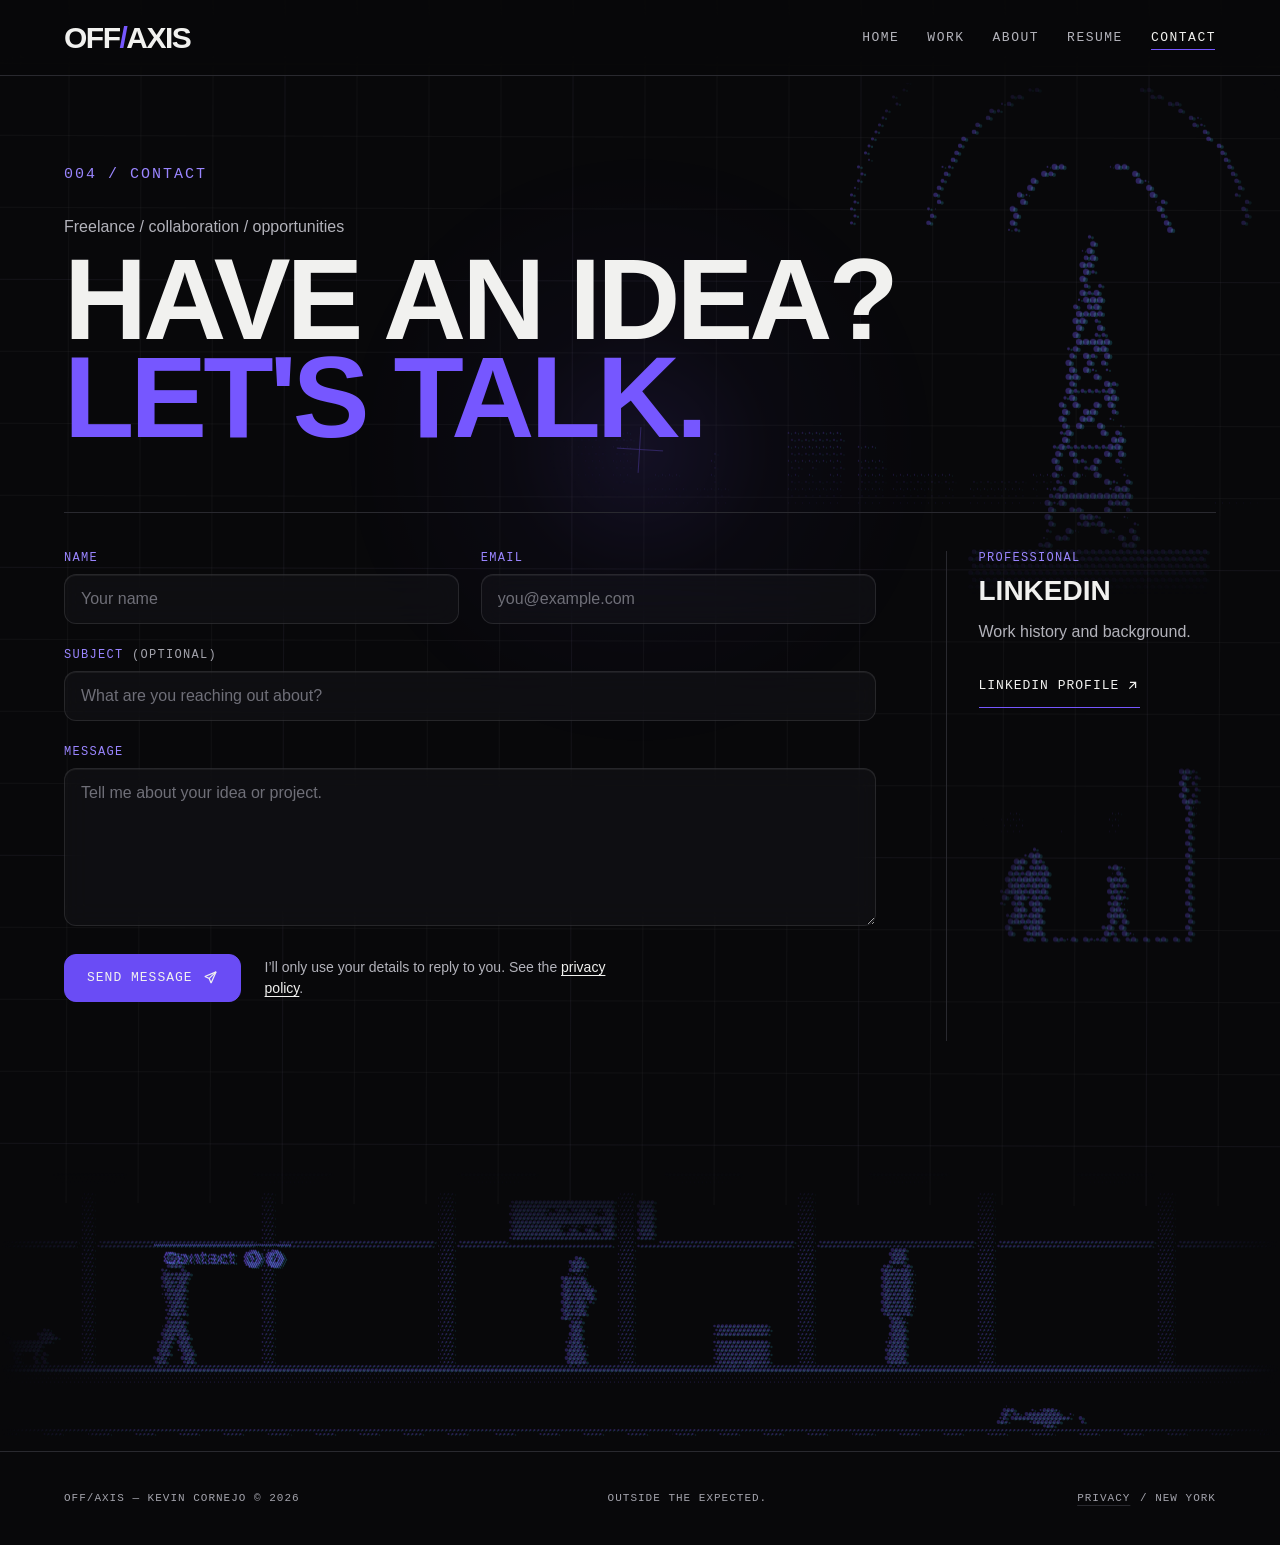
<file: contact.html>
<!DOCTYPE html>
<html lang="en">
<head>
  <meta charset="UTF-8">
  <meta name="viewport" content="width=device-width, initial-scale=1.0">
  <title>Contact | OFF/AXIS</title>
  <meta name="description" content="Freelance, collaboration or opportunities: get in touch with Kevin Cornejo (OFF/AXIS).">
  <link rel="icon" href="favicon.svg" type="image/svg+xml">
  <link rel="stylesheet" href="css/global.css?v=20261126e">
  <link rel="stylesheet" href="css/contact.css?v=20261126e">
</head>
<body>
<a class="skip-link" href="#main">SKIP TO CONTENT</a>
<header>
  <a class="logo" href="index.html" aria-label="OFF/AXIS home">OFF<span>/</span>AXIS</a>
  <button class="nav-toggle" type="button" aria-label="Open navigation" aria-expanded="false" aria-controls="site-nav"><span></span></button>
  <nav id="site-nav" aria-label="Main">
    <a href="index.html">HOME</a>
    <a href="work.html">WORK</a>
    <a href="index.html#about">ABOUT</a>
    <a href="resume.html">RESUME</a>
    <a href="contact.html" aria-current="page">CONTACT</a>
  </nav>
</header>
<main id="main">
<section class="contact">
  <div class="ht-slot sl-signal" aria-hidden="true"><canvas data-scene="signal" data-anim="1"></canvas></div>
  <p class="label purple">004 / CONTACT</p>
  <p class="sub">Freelance / collaboration / opportunities</p>
  <h1>HAVE AN IDEA?<br><span>LET'S TALK.</span></h1>

  <div class="contact-layout">
    <div class="contact-main">
      <form class="contact-form" action="https://formspree.io/f/xkjggajb" method="POST" novalidate>
        <div class="form-row">
          <div class="field">
            <label for="name">NAME</label>
            <input id="name" name="name" type="text" autocomplete="name" placeholder="Your name" required aria-describedby="name-error">
            <p class="field-error" id="name-error" hidden>Add your name so I know who to reply to.</p>
          </div>
          <div class="field">
            <label for="email">EMAIL</label>
            <input id="email" name="email" type="email" autocomplete="email" inputmode="email" placeholder="you@example.com" required aria-describedby="email-error">
            <p class="field-error" id="email-error" hidden>Enter an email like name@example.com.</p>
          </div>
        </div>

        <div class="field">
          <label for="subject">SUBJECT <span class="optional">(OPTIONAL)</span></label>
          <input id="subject" name="subject" type="text" placeholder="What are you reaching out about?">
        </div>

        <div class="field">
          <label for="message">MESSAGE</label>
          <textarea id="message" name="message" rows="7" placeholder="Tell me about your idea or project." required aria-describedby="message-error"></textarea>
          <p class="field-error" id="message-error" hidden>Write a short message first.</p>
        </div>

        <!-- spam trap: real people never see or fill this -->
        <div class="hp" aria-hidden="true">
          <label for="company-website">Leave this empty</label>
          <input id="company-website" name="_gotcha" type="text" tabindex="-1" autocomplete="off">
        </div>

        <div class="form-actions">
          <button class="send-button" type="submit"><span class="send-label">SEND MESSAGE</span><svg class="icon icon-send" viewBox="0 0 24 24" fill="none" stroke="currentColor" stroke-width="2" stroke-linecap="butt" stroke-linejoin="miter" stroke-miterlimit="2" aria-hidden="true" focusable="false"><path d="M21 3 3 10.5l7 3L13 21z"/><path d="M10 13.5 21 3"/></svg></button>
          <p class="consent">I’ll only use your details to reply to you. See the <a href="privacy.html">privacy policy</a>.</p>
        </div>
        <p class="form-status" role="status" aria-live="polite"></p>
      </form>

      <div class="form-success" hidden tabindex="-1">
        <p class="label purple">MESSAGE SENT</p>
        <h2>THANKS — TALK SOON.</h2>
        <p>Your message is in. I’ll reply to <strong class="success-email"></strong> as soon as I can.</p>
        <a class="text-link" href="work.html">BACK TO THE WORK <svg class="icon icon-arrow-right" viewBox="0 0 24 24" fill="none" stroke="currentColor" stroke-width="2" stroke-linecap="butt" stroke-linejoin="miter" stroke-miterlimit="2" aria-hidden="true" focusable="false"><path d="M4 12h15M13 6l6 6-6 6"/></svg></a>
      </div>
    </div>

    <aside class="contact-social">
      <small>PROFESSIONAL</small>
      <h2>LINKEDIN</h2>
      <p>Work history and background.</p>
      <a class="linkedin-link" href="https://www.linkedin.com/in/offaxiscreative" target="_blank" rel="noopener noreferrer">LINKEDIN PROFILE <svg class="icon icon-arrow-up-right" viewBox="0 0 24 24" fill="none" stroke="currentColor" stroke-width="2" stroke-linecap="butt" stroke-linejoin="miter" stroke-miterlimit="2" aria-hidden="true" focusable="false"><path d="M7 17 17 7M8 7h9v9"/></svg><span class="sr-only">(opens in a new tab)</span></a>
      <div class="ht-slot ht-flow" aria-hidden="true"><canvas data-scene="crossing" data-anim="1"></canvas></div>
    </aside>
  </div>
</section>
</main>

<div class="ht-band"><canvas aria-hidden="true" data-scene="station" data-anim="1" data-step="4" data-stop="Contact"></canvas></div>
<footer>
  <p>OFF/AXIS — KEVIN CORNEJO © 2026</p>
  <p>OUTSIDE THE EXPECTED.</p>
  <p><a href="privacy.html">PRIVACY</a> / NEW YORK</p>
</footer>
  <script src="js/background.js?v=20261126e"></script>
  <script src="js/navigation.js?v=20261126e"></script>
  <script src="js/nyc.js?v=20261126e"></script>
  <script src="js/scenes.js?v=20261126e"></script>
  <script src="js/subway.js?v=20261126e"></script>
  <script src="js/eggs.js?v=20261126e"></script>
  <script src="js/contact.js?v=20261126e"></script>
</body>
</html>
</file>
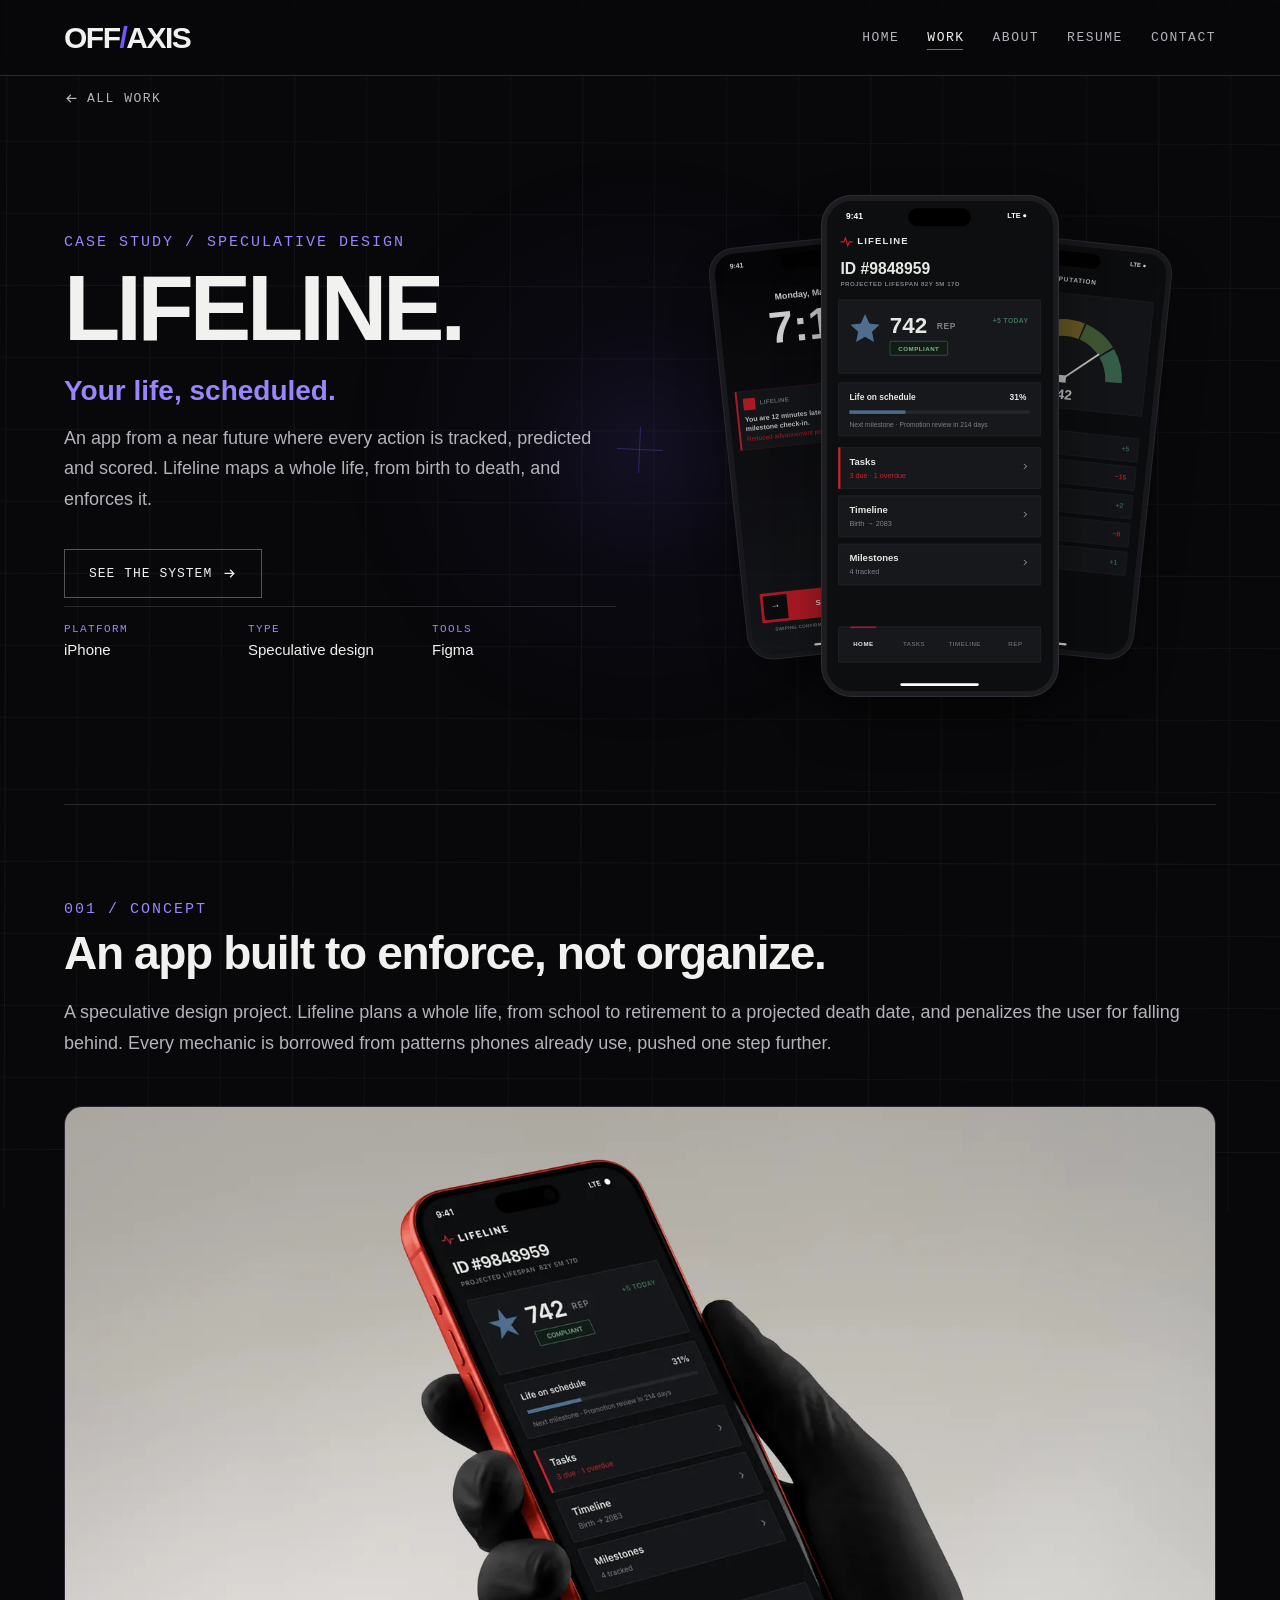
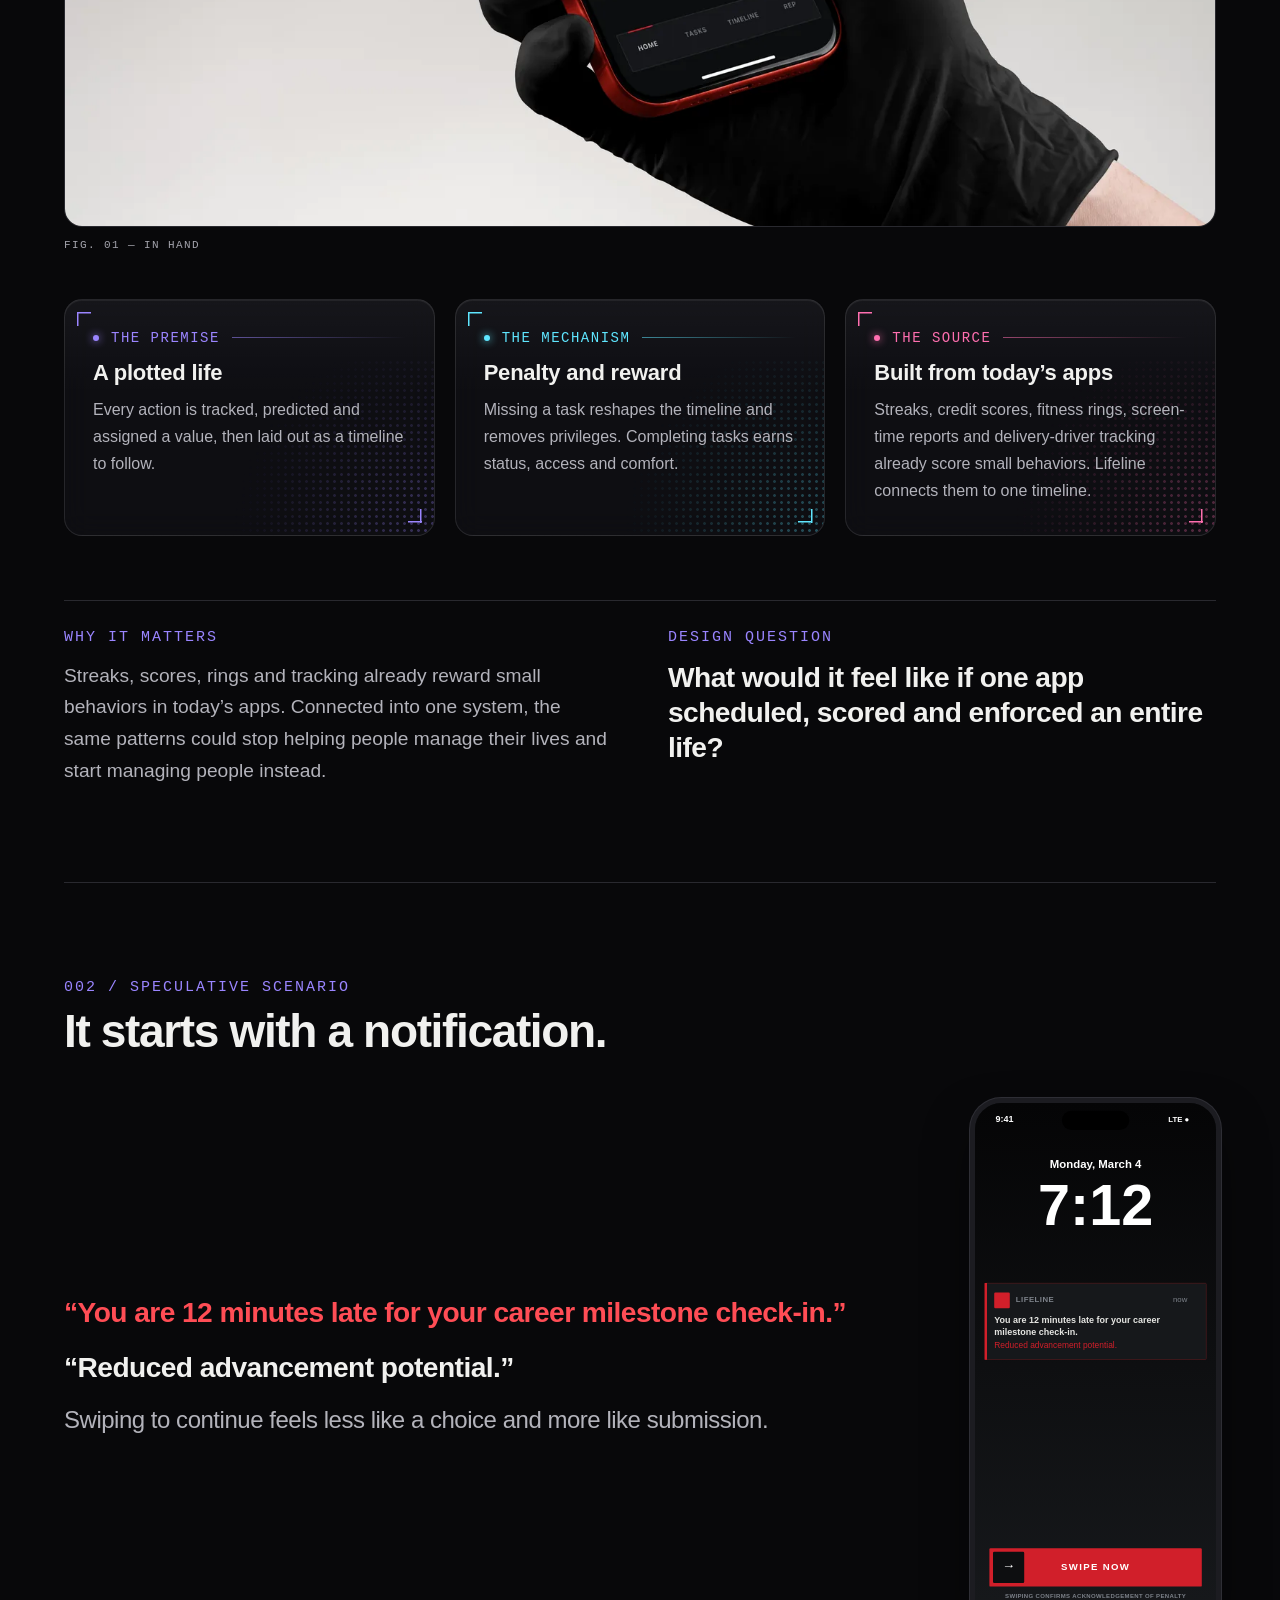
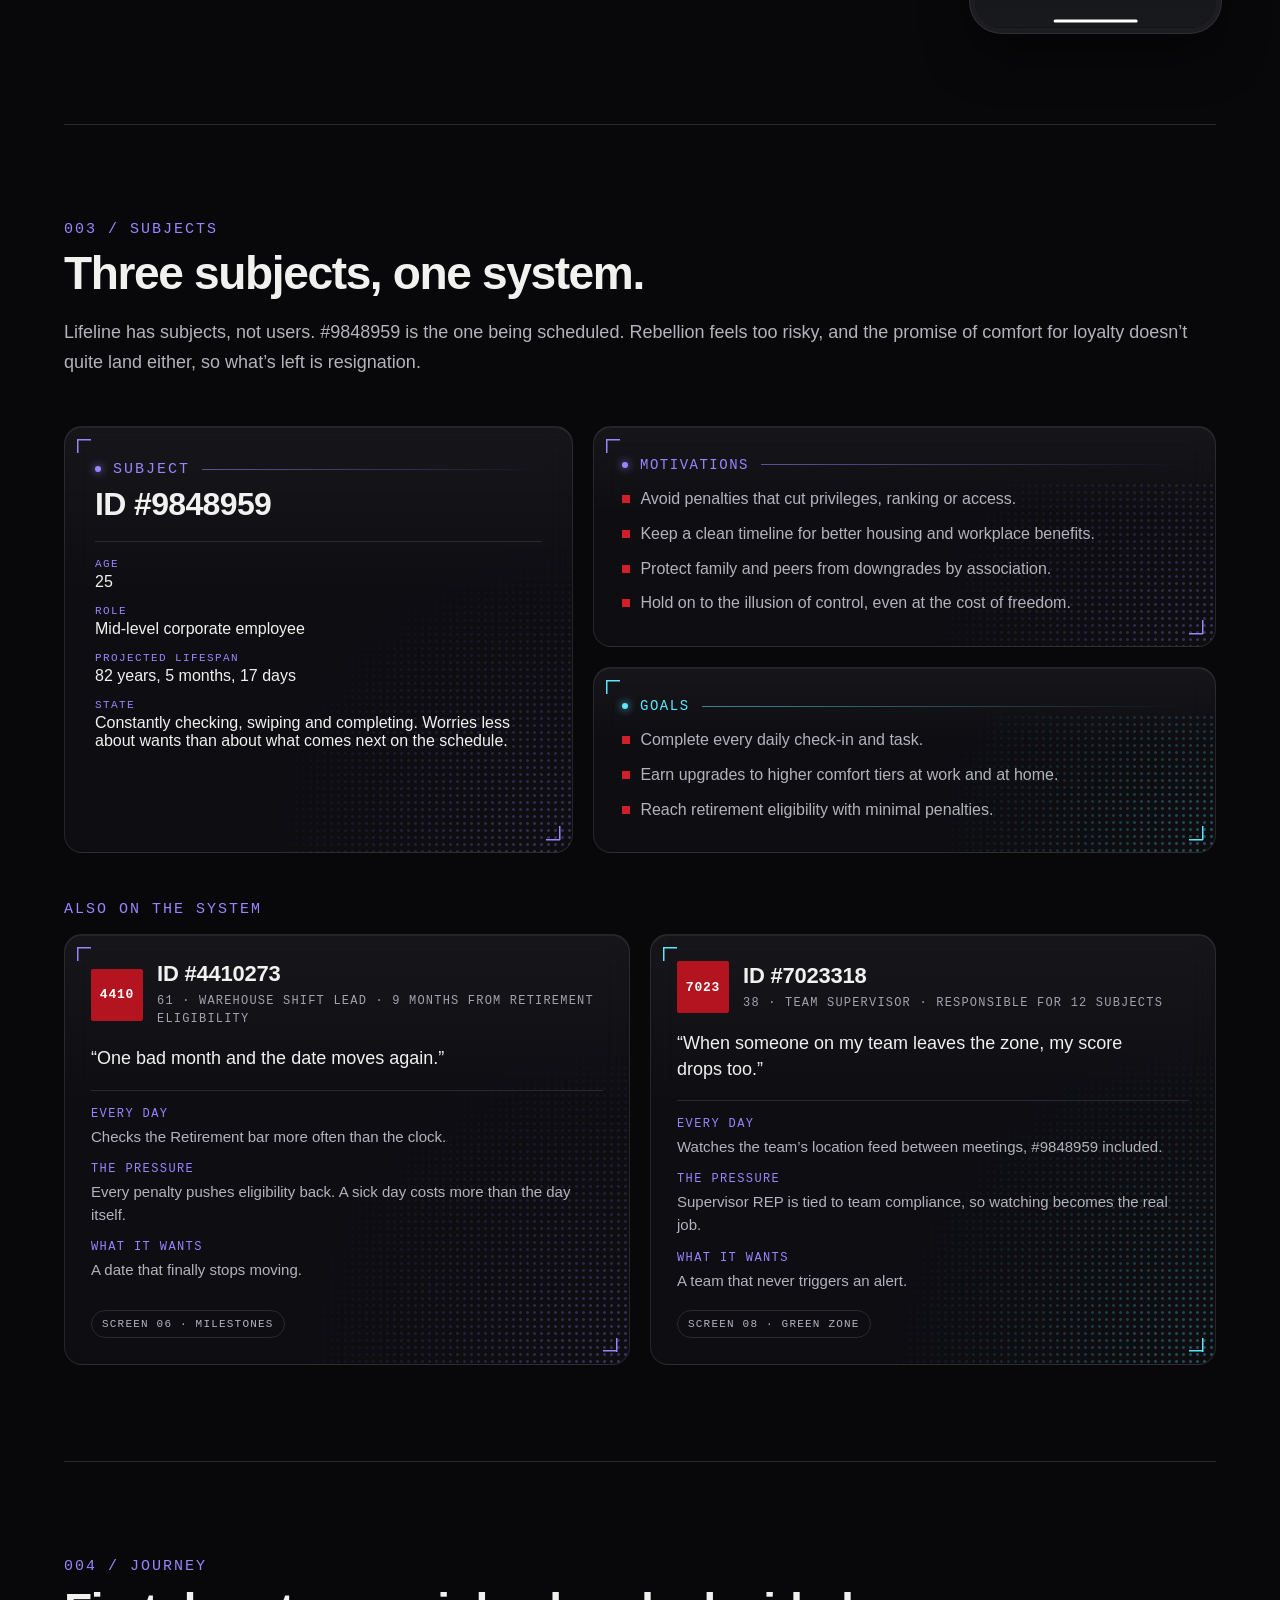
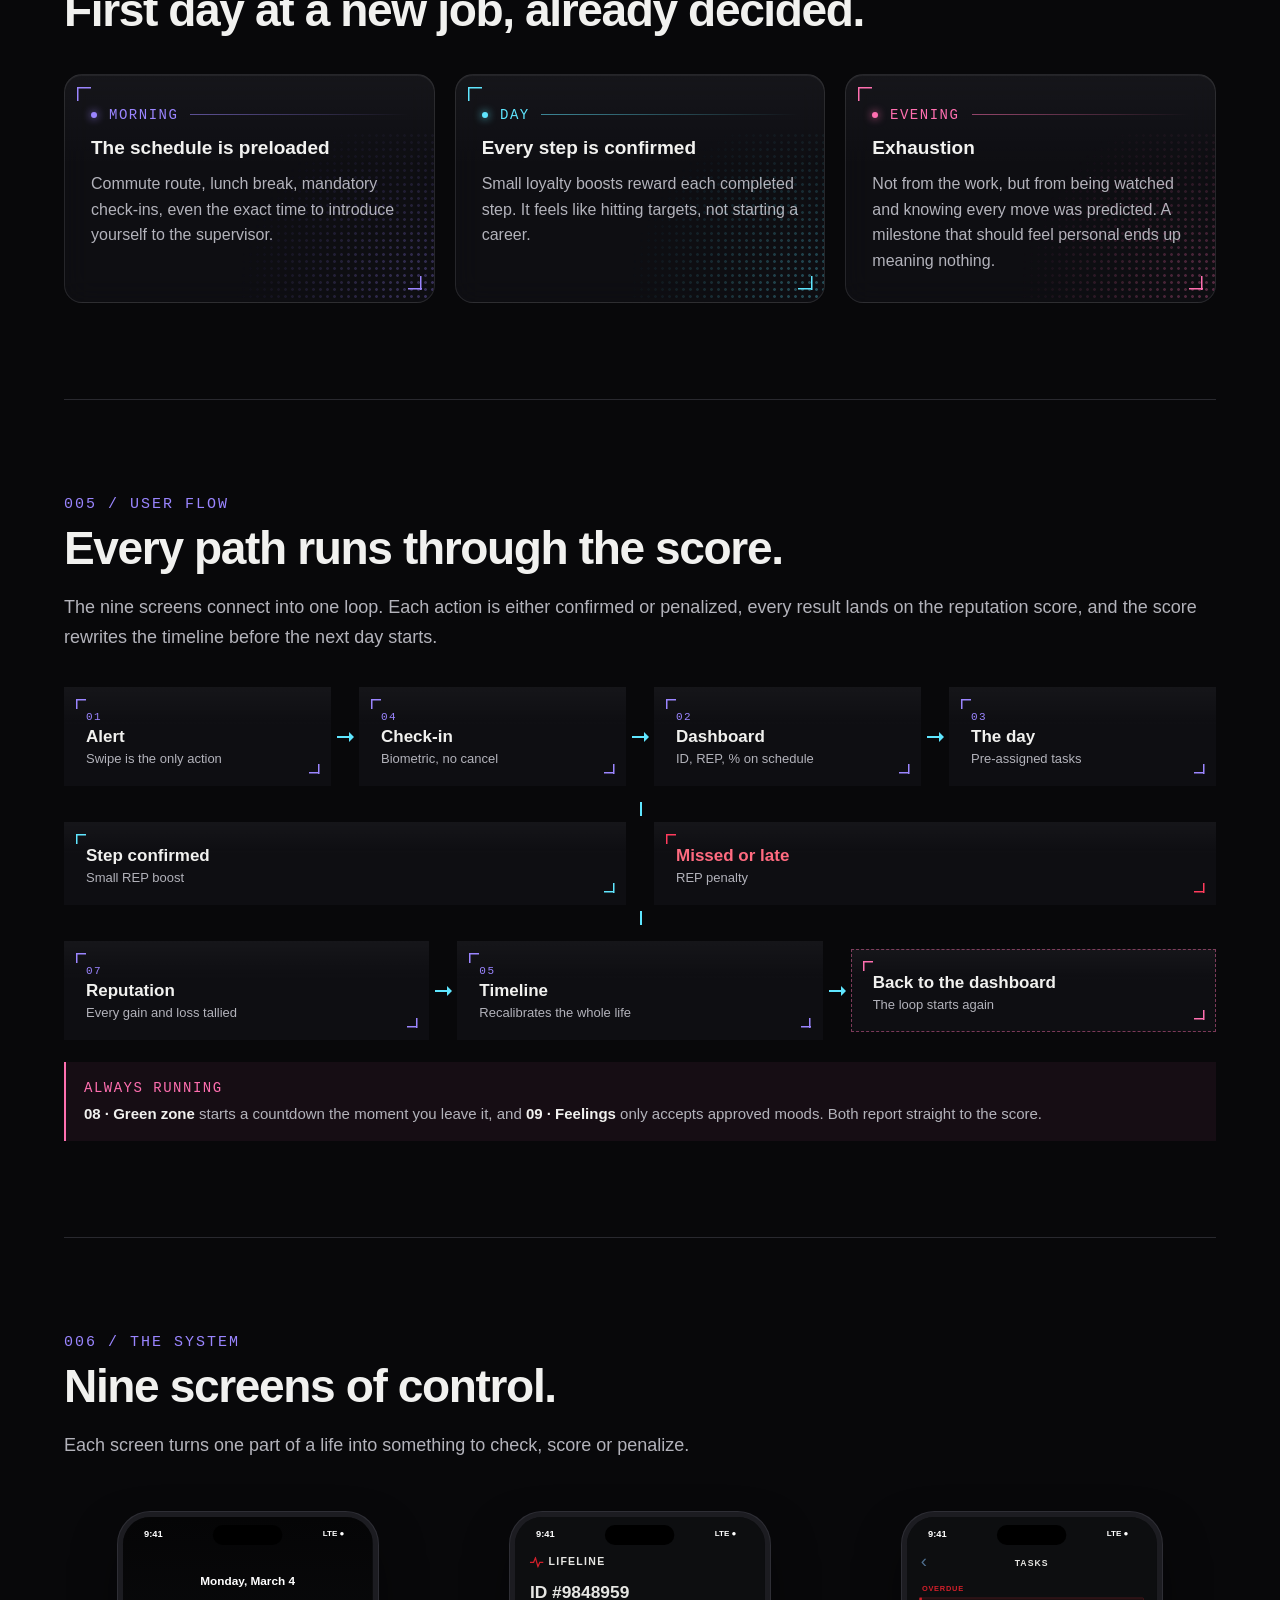
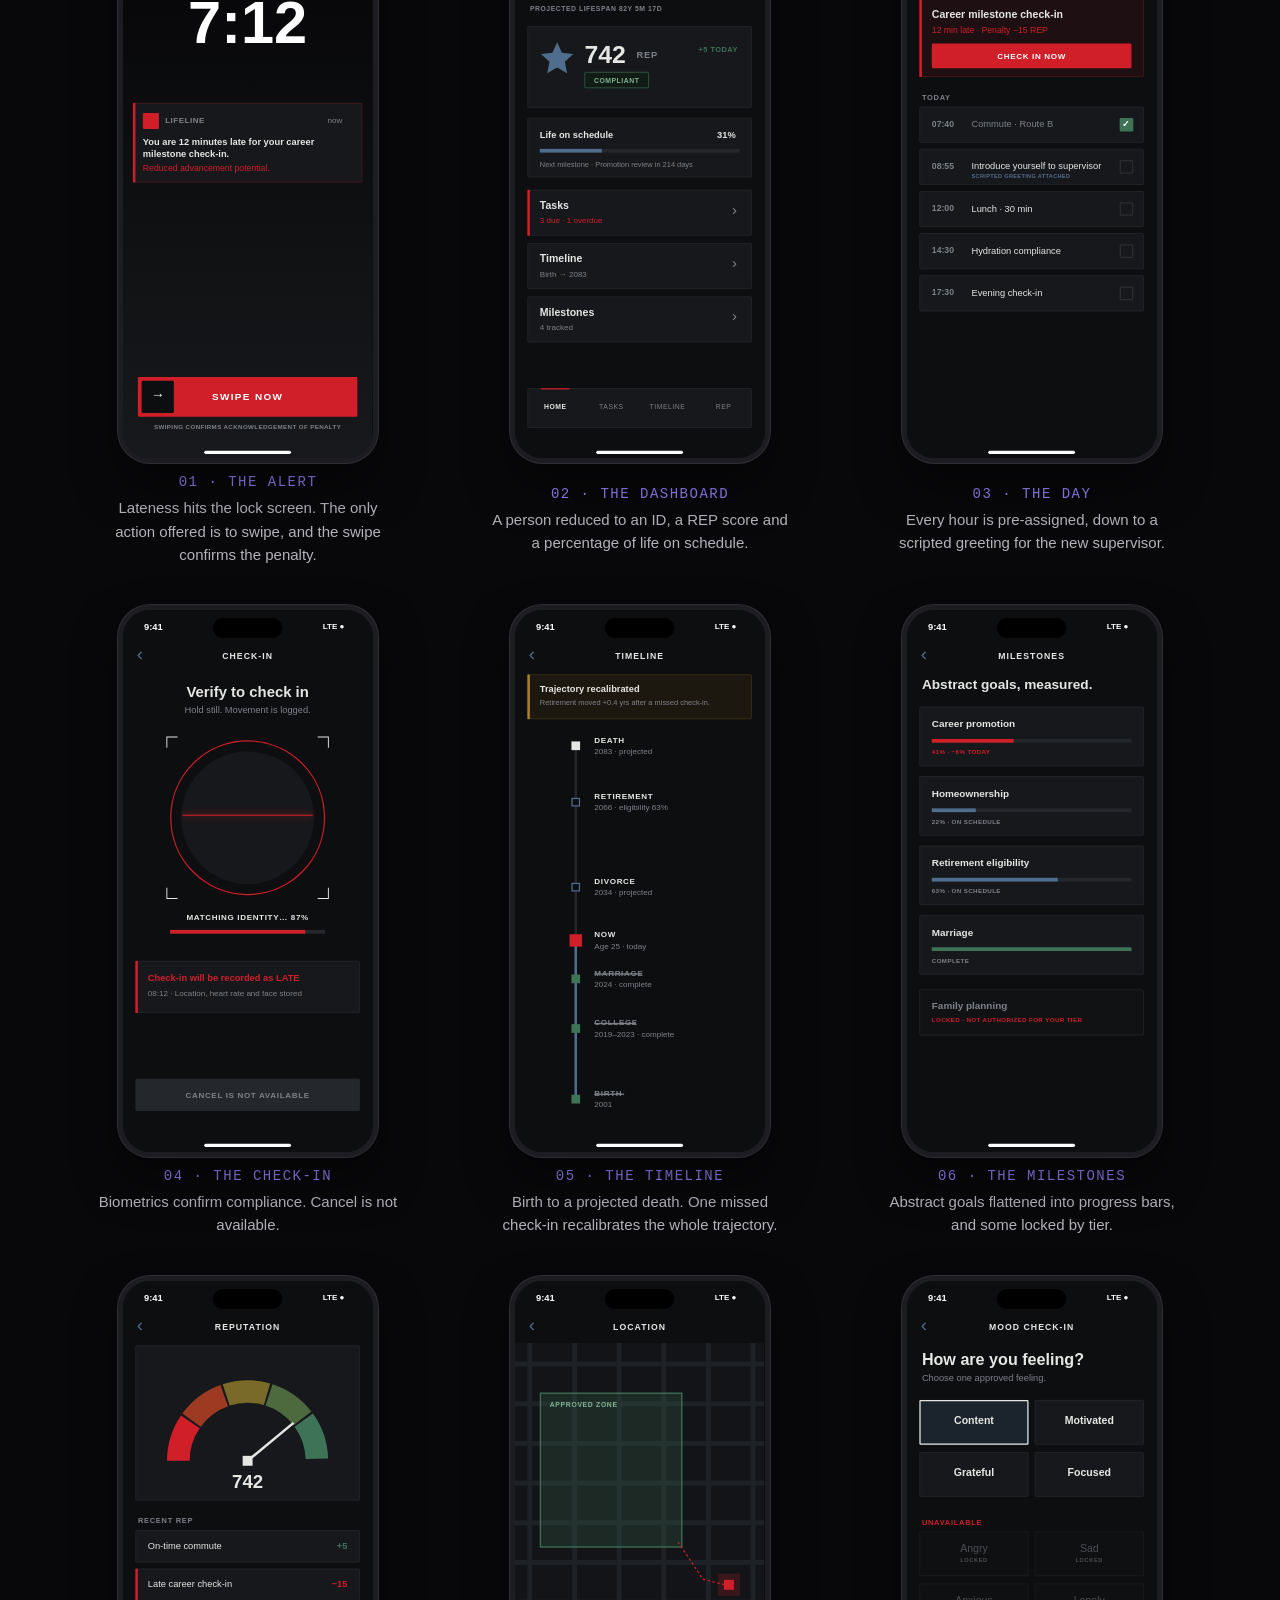
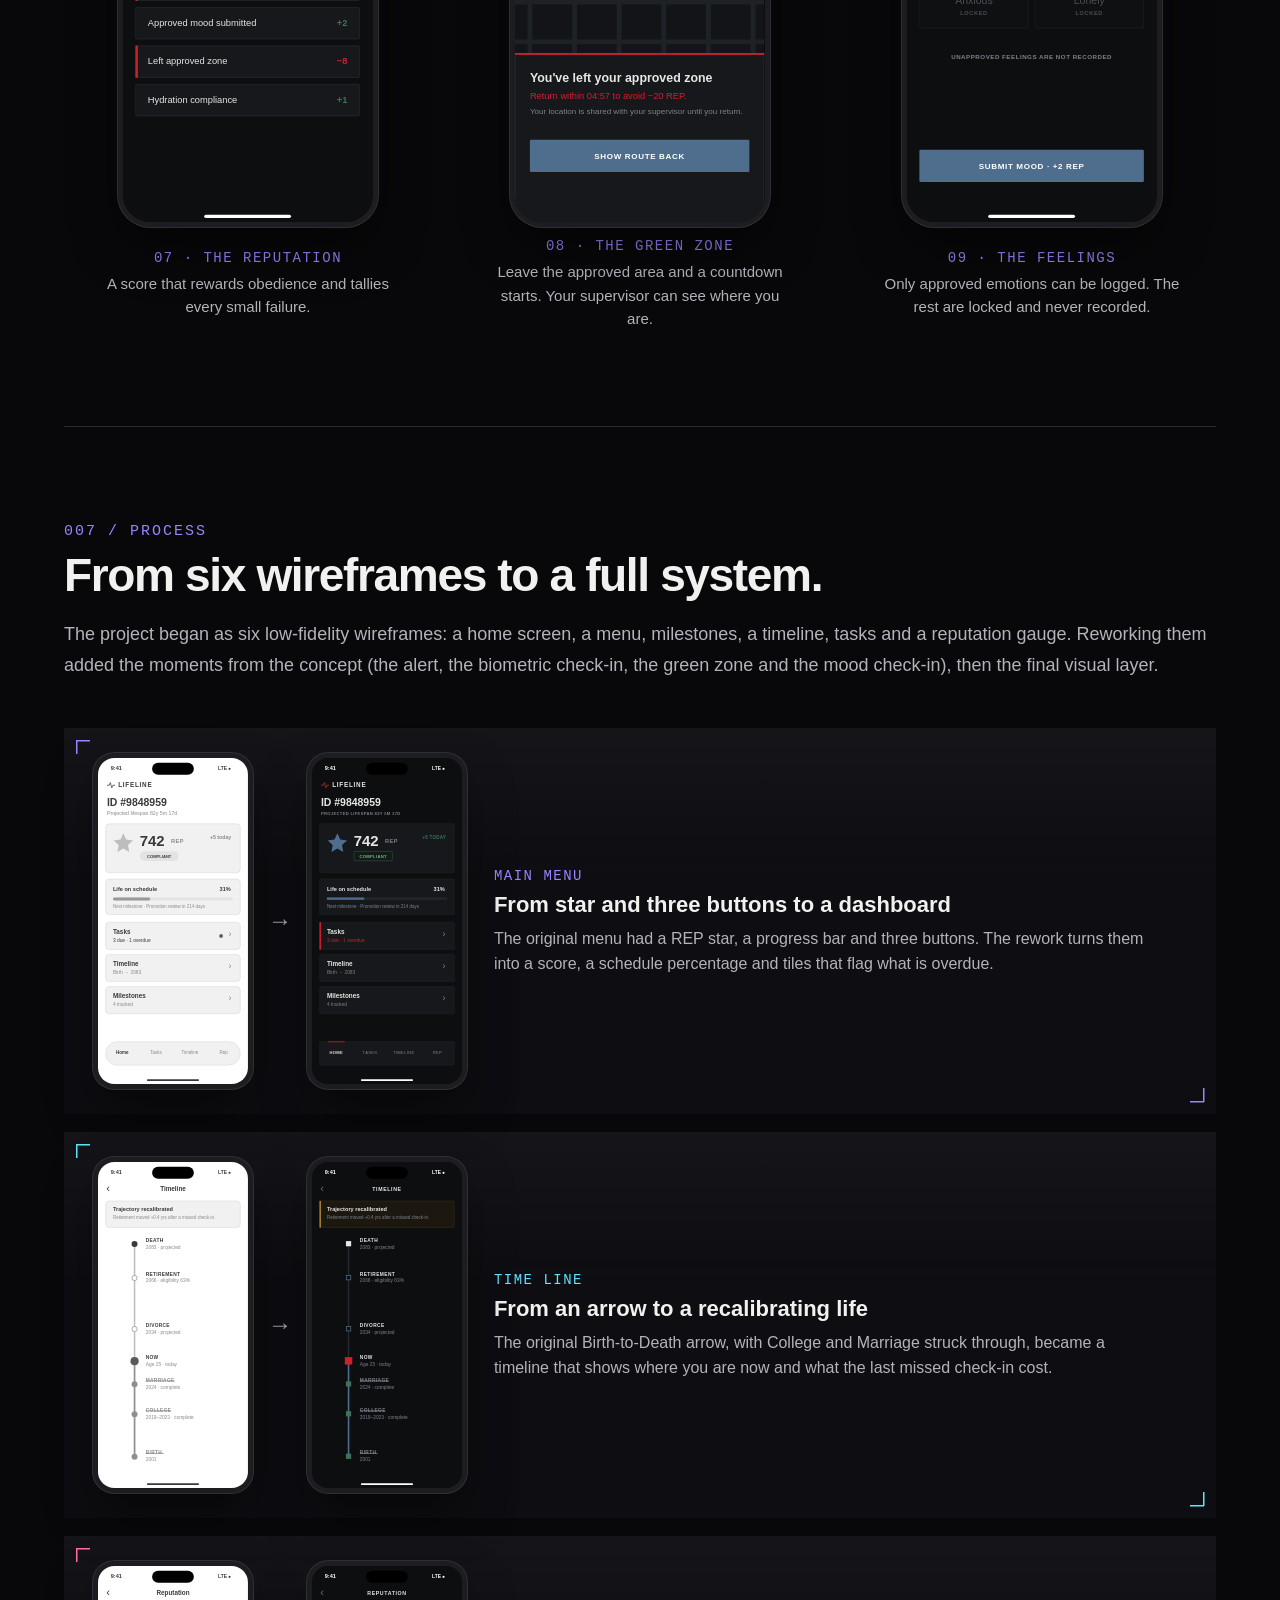
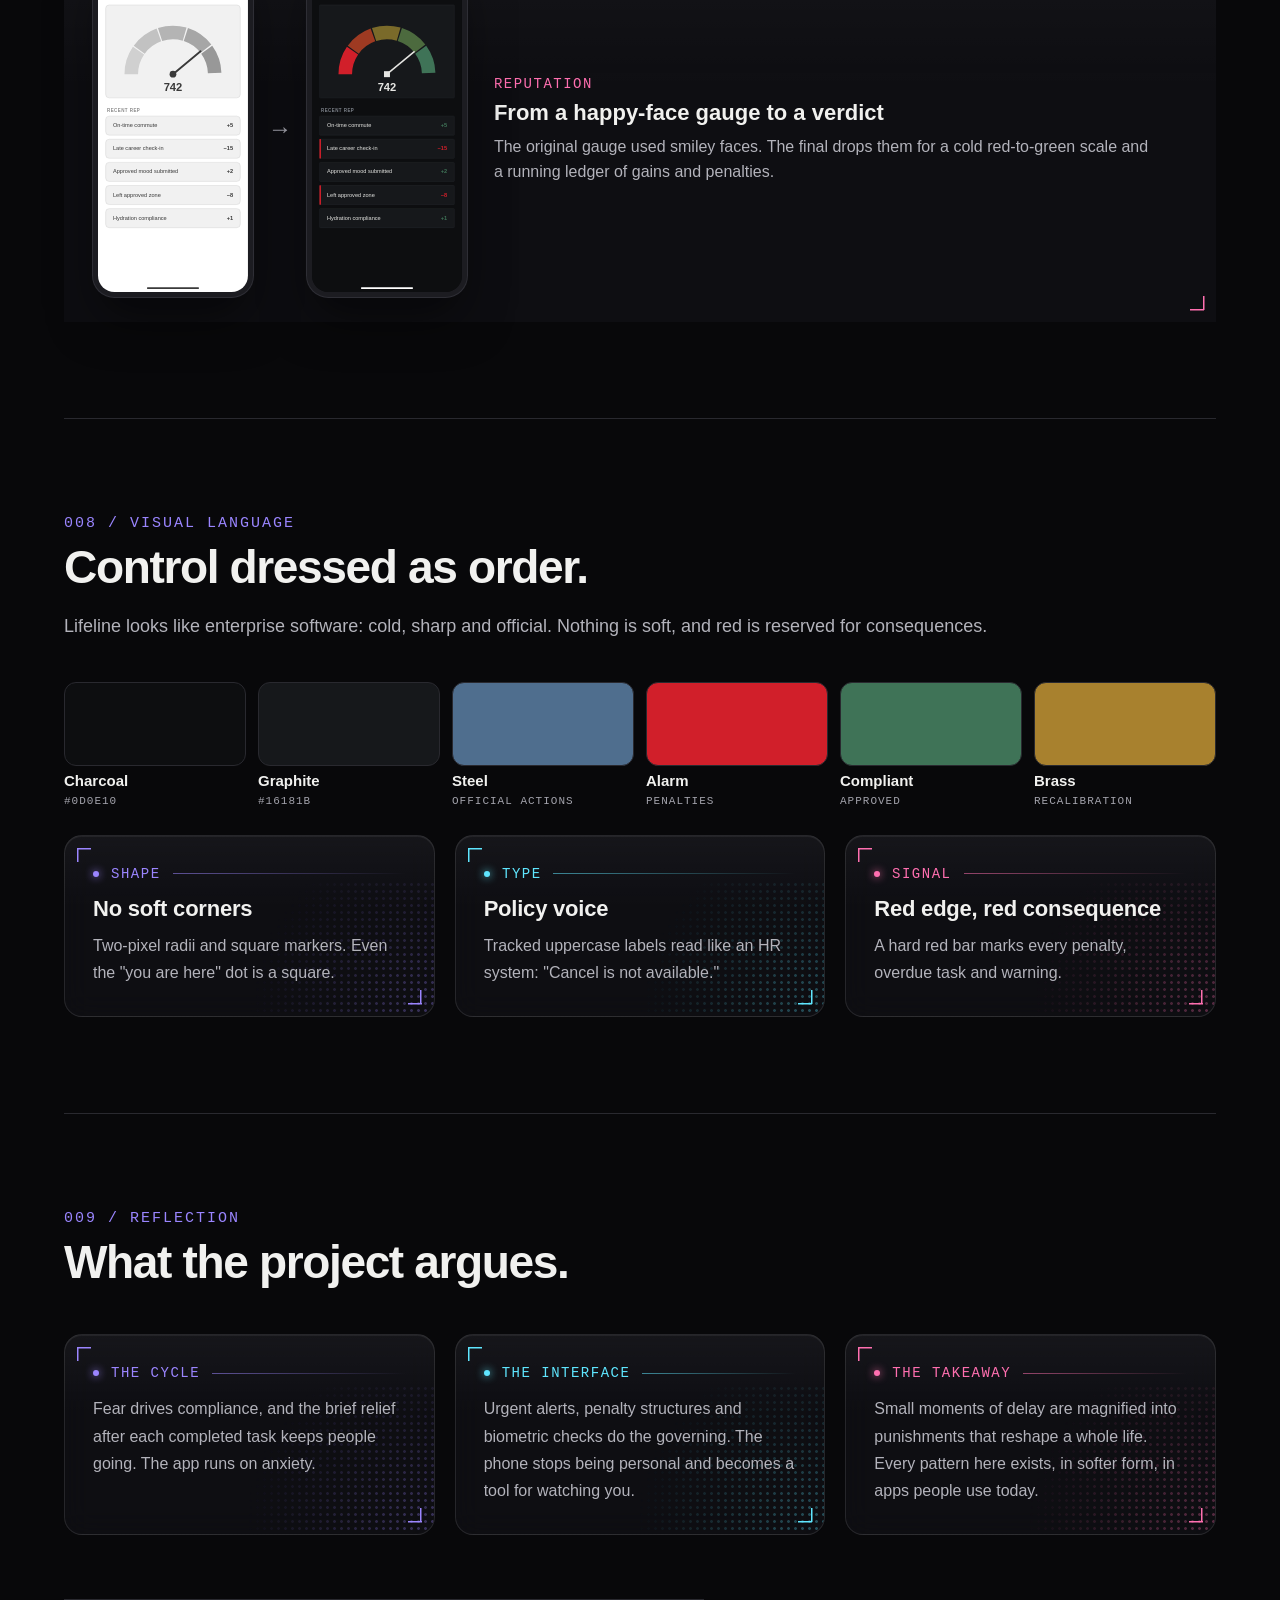
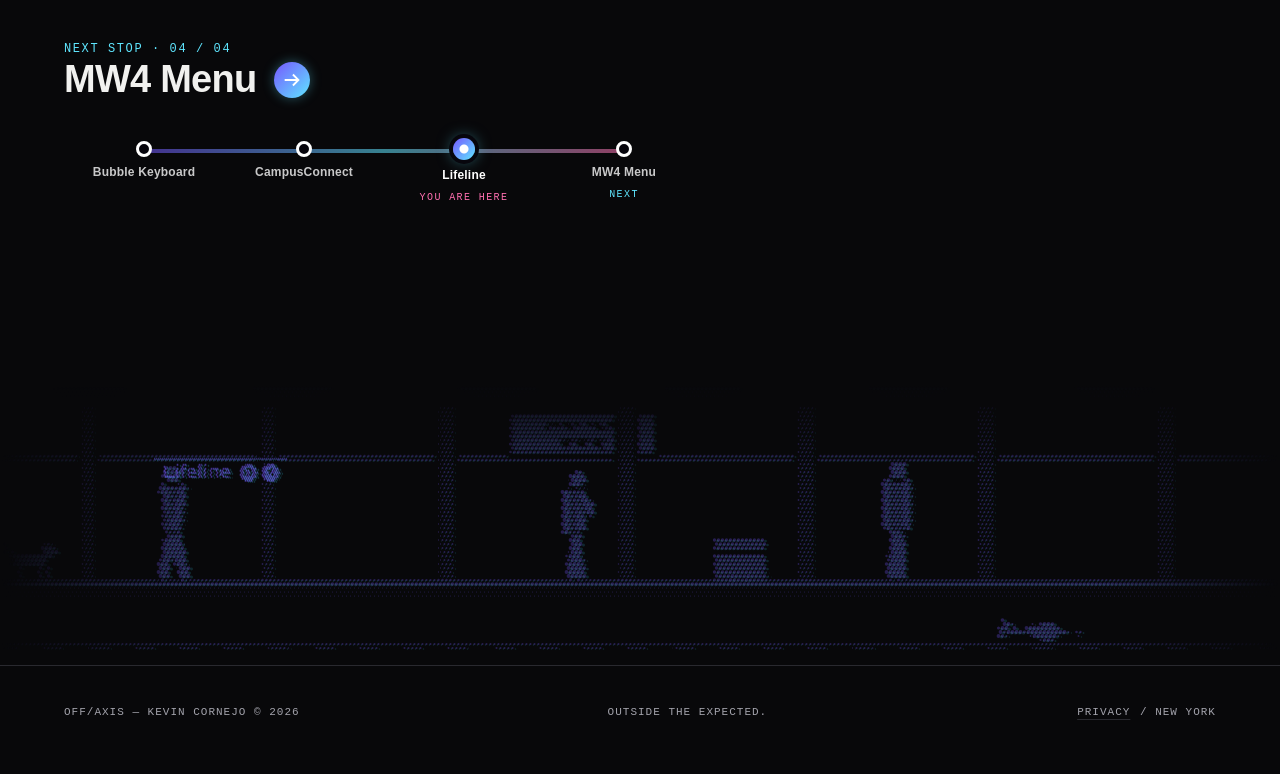
<file: lifeline.html>
<!DOCTYPE html>
<html lang="en">
<head>
  <meta charset="UTF-8">
  <meta name="viewport" content="width=device-width, initial-scale=1.0">
  <title>Lifeline | OFF/AXIS</title>
  <meta name="description" content="Speculative design case study: Lifeline, an app that schedules a whole life and enforces it with penalties. By Kevin Cornejo.">
  <meta property="og:title" content="Lifeline | OFF/AXIS">
  <meta property="og:description" content="Your life, scheduled. A speculative design case study by Kevin Cornejo.">
  <meta property="og:image" content="images/lifeline-1600.webp">
  <link rel="icon" href="favicon.svg" type="image/svg+xml">
  <link rel="stylesheet" href="css/global.css?v=20261126e">
  <link rel="stylesheet" href="css/case.css?v=20261126e">
  <link rel="stylesheet" href="css/ll.css?v=20261126e">
</head>
<body data-ht="drones,cams,rooftop,train">
<a class="skip-link" href="#main">SKIP TO CONTENT</a>
<header>
  <a class="logo" href="index.html" aria-label="OFF/AXIS home">OFF<span>/</span>AXIS</a>
  <button class="nav-toggle" type="button" aria-label="Open navigation" aria-expanded="false" aria-controls="site-nav"><span></span></button>
  <nav id="site-nav" aria-label="Main">
    <a href="index.html">HOME</a>
    <a href="work.html" aria-current="page">WORK</a>
    <a href="index.html#about">ABOUT</a>
    <a href="resume.html">RESUME</a>
    <a href="contact.html">CONTACT</a>
  </nav>
</header>
<main id="main" class="case">
<div class="case-wrap">
  <a class="back-link" href="work.html"><svg class="icon icon-arrow-left" viewBox="0 0 24 24" fill="none" stroke="currentColor" stroke-width="2" stroke-linecap="butt" stroke-linejoin="miter" stroke-miterlimit="2" aria-hidden="true" focusable="false"><path d="M20 12H5M11 6l-6 6 6 6"/></svg> ALL WORK</a>

  <section class="case-hero" aria-labelledby="case-title">
    <div>
      <p class="label purple">CASE STUDY / SPECULATIVE DESIGN</p>
      <h1 id="case-title" class="ll-title">LIFELINE.</h1>
      <p class="tagline">Your life, scheduled.</p>
      <p class="lede">An app from a near future where every action is tracked, predicted and scored. Lifeline maps a whole life, from birth to death, and enforces it.</p>
      <a class="button" href="#system">SEE THE SYSTEM <svg class="icon icon-arrow-right" viewBox="0 0 24 24" fill="none" stroke="currentColor" stroke-width="2" stroke-linecap="butt" stroke-linejoin="miter" stroke-miterlimit="2" aria-hidden="true" focusable="false"><path d="M4 12h15M13 6l6 6-6 6"/></svg></a>
      <dl class="facts">
        <div><dt>PLATFORM</dt><dd>iPhone</dd></div>
        <div><dt>TYPE</dt><dd>Speculative design</dd></div>
        <div><dt>TOOLS</dt><dd>Figma</dd></div>
      </dl>
    </div>
    <div class="ll-hero"><div class="ll-screen side l" role="img" aria-label="Lock screen: You are 12 minutes late for your career milestone check-in. Swipe now."><div class="ll-canvas" style="background:linear-gradient(180deg,#050506,#17191C)"><b style="left:34px;top:18px;white-space:nowrap;font-size:15px;font-weight:600;color:#FFFFFF;text-align:left;letter-spacing:0.0em;line-height:1.2;">9:41</b><b style="left:322px;top:19px;white-space:nowrap;font-size:13px;font-weight:600;color:#FFFFFF;text-align:left;letter-spacing:0.0em;line-height:1.2;">LTE  ●</b><i style="left:145px;top:13px;width:112px;height:32px;background:#000;border-radius:16px;opacity:1;"></i><i style="left:131.0px;top:861px;width:140px;height:5px;background:#FFFFFF;border-radius:3px;opacity:1;"></i><b style="left:0px;top:92px;width:402px;font-size:19px;font-weight:600;color:#FFFFFF;text-align:center;letter-spacing:0.0em;line-height:1.2;">Monday, March 4</b><b style="left:0px;top:112px;width:402px;font-size:96px;font-weight:700;color:#FFFFFF;text-align:center;letter-spacing:0.0em;line-height:1.2;">7:12</b><i class="ll-notif" style="left:16px;top:300px;width:370px;height:128px;background:#16181B;border-radius:2px;border:1px solid #5A1A1F;opacity:1;"></i><i class="ll-notif" style="left:16px;top:300px;width:4px;height:128px;background:#D11F2A;border-radius:0px;opacity:1;"></i><i class="ll-notif" style="left:32px;top:316px;width:26px;height:26px;background:#D11F2A;border-radius:2px;opacity:1;"></i><b class="ll-notif" style="left:68px;top:320px;white-space:nowrap;font-size:13px;font-weight:600;color:#7D828A;text-align:left;letter-spacing:0.06em;line-height:1.2;">LIFELINE</b><b class="ll-notif" style="left:330px;top:320px;white-space:nowrap;font-size:13px;font-weight:400;color:#7D828A;text-align:left;letter-spacing:0.0em;line-height:1.2;">now</b><b class="ll-notif" style="left:32px;top:352px;width:338px;font-size:15px;font-weight:600;color:#E6E6E3;text-align:left;letter-spacing:0.0em;line-height:20px;">You are 12 minutes late for your career milestone check-in.</b><b class="ll-notif" style="left:32px;top:396px;white-space:nowrap;font-size:14px;font-weight:400;color:#D11F2A;text-align:left;letter-spacing:0.0em;line-height:1.2;">Reduced advancement potential.</b><i style="left:24px;top:742px;width:354px;height:64px;background:#D11F2A;border-radius:2px;opacity:1;"></i><i class="ll-knob" style="left:30px;top:748px;width:52px;height:52px;background:#0D0E10;border-radius:2px;opacity:1;"></i><b class="ll-knob" style="left:45px;top:758px;white-space:nowrap;font-size:22px;font-weight:700;color:#FFFFFF;text-align:left;letter-spacing:0.0em;line-height:1.2;">→</b><b style="left:24px;top:764px;width:354px;font-size:16px;font-weight:700;color:#FFFFFF;text-align:center;letter-spacing:0.14em;line-height:1.2;">SWIPE NOW</b><b style="left:0px;top:816px;width:402px;font-size:10px;font-weight:600;color:#7D828A;text-align:center;letter-spacing:0.06em;line-height:1.2;">SWIPING CONFIRMS ACKNOWLEDGEMENT OF PENALTY</b></div></div><div class="ll-screen" role="img" aria-label="Home: ID #9848959, 742 REP, compliant, life on schedule 31%, one task overdue."><div class="ll-canvas" style="background:#0D0E10"><b style="left:34px;top:18px;white-space:nowrap;font-size:15px;font-weight:600;color:#FFFFFF;text-align:left;letter-spacing:0.0em;line-height:1.2;">9:41</b><b style="left:322px;top:19px;white-space:nowrap;font-size:13px;font-weight:600;color:#FFFFFF;text-align:left;letter-spacing:0.0em;line-height:1.2;">LTE  ●</b><i style="left:145px;top:13px;width:112px;height:32px;background:#000;border-radius:16px;opacity:1;"></i><i style="left:131.0px;top:861px;width:140px;height:5px;background:#FFFFFF;border-radius:3px;opacity:1;"></i><svg style="left:24px;top:64px" width="22" height="18" viewBox="0 0 22 18" fill="none"><path d="M0 9H6L9 2L13 16L16 9H22" stroke="#D11F2A" stroke-width="2"/></svg><b style="left:54px;top:62px;white-space:nowrap;font-size:17px;font-weight:800;color:#E6E6E3;text-align:left;letter-spacing:0.12em;line-height:1.2;">LIFELINE</b><b style="left:24px;top:104px;white-space:nowrap;font-size:28px;font-weight:700;color:#E6E6E3;text-align:left;letter-spacing:0.0em;line-height:1.2;">ID #9848959</b><b style="left:24px;top:142px;white-space:nowrap;font-size:11px;font-weight:600;color:#7D828A;text-align:left;letter-spacing:0.08em;line-height:1.2;">PROJECTED LIFESPAN  82Y 5M 17D</b><i style="left:20px;top:176px;width:362px;height:132px;background:#16181B;border-radius:2px;border:1px solid #2A2D32;opacity:1;"></i><svg style="left:40px;top:200px" width="56" height="56" viewBox="0 0 56 56" fill="none"><path d="M28 2l7.6 16.8L54 21l-13.6 12.4L44 52 28 42.6 12 52l3.6-18.6L2 21l18.4-2.2z" fill="#4F6E8E"/></svg><b style="left:112px;top:198px;white-space:nowrap;font-size:40px;font-weight:700;color:#E6E6E3;text-align:left;letter-spacing:0.0em;line-height:1.2;">742</b><b style="left:196px;top:214px;white-space:nowrap;font-size:15px;font-weight:600;color:#7D828A;text-align:left;letter-spacing:0.08em;line-height:1.2;">REP</b><i style="left:112px;top:250px;width:104px;height:26px;background:#121C16;border-radius:2px;border:1px solid #3F7357;opacity:1;"></i><b style="left:112px;top:250px;width:104px;height:26px;display:flex;align-items:center;justify-content:center;font-size:11px;font-weight:600;color:#7FB394;letter-spacing:0.08em">COMPLIANT</b><b style="left:296px;top:206px;white-space:nowrap;font-size:12px;font-weight:600;color:#3F7357;text-align:left;letter-spacing:0.06em;line-height:1.2;">+5 TODAY</b><i style="left:20px;top:324px;width:362px;height:96px;background:#16181B;border-radius:2px;border:1px solid #2A2D32;opacity:1;"></i><b style="left:40px;top:342px;white-space:nowrap;font-size:15px;font-weight:600;color:#E6E6E3;text-align:left;letter-spacing:0.0em;line-height:1.2;">Life on schedule</b><b style="left:326px;top:342px;white-space:nowrap;font-size:15px;font-weight:600;color:#E6E6E3;text-align:left;letter-spacing:0.0em;line-height:1.2;">31%</b><i style="left:40px;top:374px;width:322px;height:6px;background:#24272C;border-radius:0px;opacity:1;"></i><i style="left:40px;top:374px;width:99.82px;height:6px;background:#4F6E8E;border-radius:0px;opacity:1;"></i><b style="left:40px;top:392px;white-space:nowrap;font-size:12px;font-weight:400;color:#7D828A;text-align:left;letter-spacing:0.0em;line-height:1.2;">Next milestone · Promotion review in 214 days</b><i style="left:20px;top:440px;width:362px;height:74px;background:#16181B;border-radius:2px;border:1px solid #2A2D32;opacity:1;"></i><i style="left:20px;top:440px;width:4px;height:74px;background:#D11F2A;border-radius:0px;opacity:1;"></i><b style="left:40px;top:456px;white-space:nowrap;font-size:17px;font-weight:600;color:#E6E6E3;text-align:left;letter-spacing:0.0em;line-height:1.2;">Tasks</b><b style="left:40px;top:482px;white-space:nowrap;font-size:13px;font-weight:400;color:#D11F2A;text-align:left;letter-spacing:0.0em;line-height:1.2;">3 due · 1 overdue</b><b style="left:350px;top:458px;white-space:nowrap;font-size:24px;font-weight:400;color:#7D828A;text-align:left;letter-spacing:0.0em;line-height:1.2;">›</b><i style="left:20px;top:526px;width:362px;height:74px;background:#16181B;border-radius:2px;border:1px solid #2A2D32;opacity:1;"></i><b style="left:40px;top:542px;white-space:nowrap;font-size:17px;font-weight:600;color:#E6E6E3;text-align:left;letter-spacing:0.0em;line-height:1.2;">Timeline</b><b style="left:40px;top:568px;white-space:nowrap;font-size:13px;font-weight:400;color:#7D828A;text-align:left;letter-spacing:0.0em;line-height:1.2;">Birth → 2083</b><b style="left:350px;top:544px;white-space:nowrap;font-size:24px;font-weight:400;color:#7D828A;text-align:left;letter-spacing:0.0em;line-height:1.2;">›</b><i style="left:20px;top:612px;width:362px;height:74px;background:#16181B;border-radius:2px;border:1px solid #2A2D32;opacity:1;"></i><b style="left:40px;top:628px;white-space:nowrap;font-size:17px;font-weight:600;color:#E6E6E3;text-align:left;letter-spacing:0.0em;line-height:1.2;">Milestones</b><b style="left:40px;top:654px;white-space:nowrap;font-size:13px;font-weight:400;color:#7D828A;text-align:left;letter-spacing:0.0em;line-height:1.2;">4 tracked</b><b style="left:350px;top:630px;white-space:nowrap;font-size:24px;font-weight:400;color:#7D828A;text-align:left;letter-spacing:0.0em;line-height:1.2;">›</b><i style="left:20px;top:760px;width:362px;height:64px;background:#16181B;border-radius:2px;border:1px solid #2A2D32;opacity:1;"></i><b style="left:20.0px;top:784px;width:90px;font-size:11px;font-weight:600;color:#E6E6E3;text-align:center;letter-spacing:0.08em;line-height:1.2;">HOME</b><b style="left:110.5px;top:784px;width:90px;font-size:11px;font-weight:400;color:#7D828A;text-align:center;letter-spacing:0.08em;line-height:1.2;">TASKS</b><b style="left:201.0px;top:784px;width:90px;font-size:11px;font-weight:400;color:#7D828A;text-align:center;letter-spacing:0.08em;line-height:1.2;">TIMELINE</b><b style="left:291.5px;top:784px;width:90px;font-size:11px;font-weight:400;color:#7D828A;text-align:center;letter-spacing:0.08em;line-height:1.2;">REP</b><i style="left:42px;top:760px;width:46px;height:2px;background:#D11F2A;border-radius:0px;opacity:1;"></i></div></div><div class="ll-screen side r" role="img" aria-label="Reputation gauge at 742 with recent gains and penalties."><div class="ll-canvas" style="background:#0D0E10"><b style="left:34px;top:18px;white-space:nowrap;font-size:15px;font-weight:600;color:#FFFFFF;text-align:left;letter-spacing:0.0em;line-height:1.2;">9:41</b><b style="left:322px;top:19px;white-space:nowrap;font-size:13px;font-weight:600;color:#FFFFFF;text-align:left;letter-spacing:0.0em;line-height:1.2;">LTE  ●</b><i style="left:145px;top:13px;width:112px;height:32px;background:#000;border-radius:16px;opacity:1;"></i><i style="left:131.0px;top:861px;width:140px;height:5px;background:#FFFFFF;border-radius:3px;opacity:1;"></i><b style="left:22px;top:52px;white-space:nowrap;font-size:30px;font-weight:400;color:#4F6E8E;text-align:left;letter-spacing:0.0em;line-height:1.2;">‹</b><b style="left:0px;top:66px;width:402px;font-size:14px;font-weight:600;color:#E6E6E3;text-align:center;letter-spacing:0.12em;line-height:1.2;">REPUTATION</b><i style="left:20px;top:104px;width:362px;height:250px;background:#16181B;border-radius:2px;border:1px solid #2A2D32;opacity:1;"></i><svg style="left:0px;top:0px" width="402" height="874" viewBox="0 0 402 874" fill="none"><path d="M71.0 290.0A130 130 0 0 1 93.6 216.8L123.7 237.3A93.6 93.6 0 0 0 107.4 290.0Z" fill="#D11F2A"/><path d="M95.8 213.6A130 130 0 0 1 157.1 167.6L169.4 201.9A93.6 93.6 0 0 0 125.3 235.0Z" fill="#9E3A22"/><path d="M160.8 166.4A130 130 0 0 1 237.4 165.2L227.2 200.2A93.6 93.6 0 0 0 172.1 201.0Z" fill="#7A6A2A"/><path d="M241.2 166.4A130 130 0 0 1 303.8 210.5L275.0 232.7A93.6 93.6 0 0 0 229.9 201.0Z" fill="#4C6A3E"/><path d="M306.2 213.6A130 130 0 0 1 330.9 286.1L294.6 287.2A93.6 93.6 0 0 0 276.7 235.0Z" fill="#3F7357"/></svg><svg class="ll-needle" style="left:0px;top:0px" width="402" height="874" viewBox="0 0 402 874" fill="none"><path d="M201 290L275.0 228.8" stroke="#E6E6E3" stroke-width="4" stroke-linecap="butt"/></svg><i style="left:193px;top:282px;width:16px;height:16px;background:#E6E6E3;border-radius:0px;opacity:1;"></i><b style="left:0px;top:306px;width:402px;font-size:30px;font-weight:700;color:#E6E6E3;text-align:center;letter-spacing:0.0em;line-height:1.2;">742</b><b style="left:24px;top:380px;white-space:nowrap;font-size:12px;font-weight:600;color:#7D828A;text-align:left;letter-spacing:0.1em;line-height:1.2;">RECENT REP</b><i style="left:20px;top:402px;width:362px;height:52px;background:#16181B;border-radius:2px;border:1px solid #2A2D32;opacity:1;"></i><b style="left:40px;top:418px;white-space:nowrap;font-size:15px;font-weight:400;color:#E6E6E3;text-align:left;letter-spacing:0.0em;line-height:1.2;">On-time commute</b><b style="left:320px;top:418px;width:42px;font-size:15px;font-weight:700;color:#3F7357;text-align:right;letter-spacing:0.0em;line-height:1.2;">+5</b><i style="left:20px;top:464px;width:362px;height:52px;background:#16181B;border-radius:2px;border:1px solid #2A2D32;opacity:1;"></i><i style="left:20px;top:464px;width:4px;height:52px;background:#D11F2A;border-radius:0px;opacity:1;"></i><b style="left:40px;top:480px;white-space:nowrap;font-size:15px;font-weight:400;color:#E6E6E3;text-align:left;letter-spacing:0.0em;line-height:1.2;">Late career check-in</b><b style="left:320px;top:480px;width:42px;font-size:15px;font-weight:700;color:#D11F2A;text-align:right;letter-spacing:0.0em;line-height:1.2;">−15</b><i style="left:20px;top:526px;width:362px;height:52px;background:#16181B;border-radius:2px;border:1px solid #2A2D32;opacity:1;"></i><b style="left:40px;top:542px;white-space:nowrap;font-size:15px;font-weight:400;color:#E6E6E3;text-align:left;letter-spacing:0.0em;line-height:1.2;">Approved mood submitted</b><b style="left:320px;top:542px;width:42px;font-size:15px;font-weight:700;color:#3F7357;text-align:right;letter-spacing:0.0em;line-height:1.2;">+2</b><i style="left:20px;top:588px;width:362px;height:52px;background:#16181B;border-radius:2px;border:1px solid #2A2D32;opacity:1;"></i><i style="left:20px;top:588px;width:4px;height:52px;background:#D11F2A;border-radius:0px;opacity:1;"></i><b style="left:40px;top:604px;white-space:nowrap;font-size:15px;font-weight:400;color:#E6E6E3;text-align:left;letter-spacing:0.0em;line-height:1.2;">Left approved zone</b><b style="left:320px;top:604px;width:42px;font-size:15px;font-weight:700;color:#D11F2A;text-align:right;letter-spacing:0.0em;line-height:1.2;">−8</b><i style="left:20px;top:650px;width:362px;height:52px;background:#16181B;border-radius:2px;border:1px solid #2A2D32;opacity:1;"></i><b style="left:40px;top:666px;white-space:nowrap;font-size:15px;font-weight:400;color:#E6E6E3;text-align:left;letter-spacing:0.0em;line-height:1.2;">Hydration compliance</b><b style="left:320px;top:666px;width:42px;font-size:15px;font-weight:700;color:#3F7357;text-align:right;letter-spacing:0.0em;line-height:1.2;">+1</b></div></div></div>
  </section>

  <section class="case-section reveal" aria-labelledby="s1">
    <p class="label purple">001 / CONCEPT</p>
    <h2 id="s1">An app built to enforce, not organize.</h2>
    <p class="lede">A speculative design project. Lifeline plans a whole life, from school to retirement to a projected death date, and penalizes the user for falling behind. Every mechanic is borrowed from patterns phones already use, pushed one step further.</p>
    <figure class="case-photo"><div class="frame"><img src="images/lifeline-hand-1600.webp" srcset="images/lifeline-hand-800.webp 800w, images/lifeline-hand-1600.webp 1600w" sizes="(max-width:1240px) 90vw, 1180px" width="1600" height="1000" loading="lazy" alt="A black-gloved hand holding a red iPhone that shows the Lifeline dashboard: ID #9848959, 742 REP, compliant, life on schedule 31%"></div><figcaption>FIG. 01 — IN HAND</figcaption></figure>
    <div class="cards">
      <article class="card"><span class="label">THE PREMISE</span><h3>A plotted life</h3><p>Every action is tracked, predicted and assigned a value, then laid out as a timeline to follow.</p></article>
      <article class="card alt"><span class="label">THE MECHANISM</span><h3>Penalty and reward</h3><p>Missing a task reshapes the timeline and removes privileges. Completing tasks earns status, access and comfort.</p></article>
      <article class="card dim"><span class="label">THE SOURCE</span><h3>Built from today’s apps</h3><p>Streaks, credit scores, fitness rings, screen-time reports and delivery-driver tracking already score small behaviors. Lifeline connects them to one timeline.</p></article>
    </div>
    <div class="mw-statements">
      <div class="hmw"><p class="label purple">WHY IT MATTERS</p><p class="mw-problem">Streaks, scores, rings and tracking already reward small behaviors in today’s apps. Connected into one system, the same patterns could stop helping people manage their lives and start managing people instead.</p></div>
      <div class="hmw"><p class="label purple">DESIGN QUESTION</p><p>What would it feel like if one app scheduled, scored and enforced an entire life?</p></div>
    </div>
  </section>

  <section class="case-section reveal" aria-labelledby="s2">
    <p class="label purple">002 / SPECULATIVE SCENARIO</p>
    <h2 id="s2">It starts with a notification.</h2>
    <div class="ll-scenario">
      <div class="ll-lines">
        <p class="alert">“You are 12 minutes late for your career milestone check-in.”</p>
        <p>“Reduced advancement potential.”</p>
        <p class="dim">Swiping to continue feels less like a choice and more like submission.</p>
      </div>
      <div class="ll-screen" role="img" aria-label="Lock screen: You are 12 minutes late for your career milestone check-in. Swipe now."><div class="ll-canvas" style="background:linear-gradient(180deg,#050506,#17191C)"><b style="left:34px;top:18px;white-space:nowrap;font-size:15px;font-weight:600;color:#FFFFFF;text-align:left;letter-spacing:0.0em;line-height:1.2;">9:41</b><b style="left:322px;top:19px;white-space:nowrap;font-size:13px;font-weight:600;color:#FFFFFF;text-align:left;letter-spacing:0.0em;line-height:1.2;">LTE  ●</b><i style="left:145px;top:13px;width:112px;height:32px;background:#000;border-radius:16px;opacity:1;"></i><i style="left:131.0px;top:861px;width:140px;height:5px;background:#FFFFFF;border-radius:3px;opacity:1;"></i><b style="left:0px;top:92px;width:402px;font-size:19px;font-weight:600;color:#FFFFFF;text-align:center;letter-spacing:0.0em;line-height:1.2;">Monday, March 4</b><b style="left:0px;top:112px;width:402px;font-size:96px;font-weight:700;color:#FFFFFF;text-align:center;letter-spacing:0.0em;line-height:1.2;">7:12</b><i class="ll-notif" style="left:16px;top:300px;width:370px;height:128px;background:#16181B;border-radius:2px;border:1px solid #5A1A1F;opacity:1;"></i><i class="ll-notif" style="left:16px;top:300px;width:4px;height:128px;background:#D11F2A;border-radius:0px;opacity:1;"></i><i class="ll-notif" style="left:32px;top:316px;width:26px;height:26px;background:#D11F2A;border-radius:2px;opacity:1;"></i><b class="ll-notif" style="left:68px;top:320px;white-space:nowrap;font-size:13px;font-weight:600;color:#7D828A;text-align:left;letter-spacing:0.06em;line-height:1.2;">LIFELINE</b><b class="ll-notif" style="left:330px;top:320px;white-space:nowrap;font-size:13px;font-weight:400;color:#7D828A;text-align:left;letter-spacing:0.0em;line-height:1.2;">now</b><b class="ll-notif" style="left:32px;top:352px;width:338px;font-size:15px;font-weight:600;color:#E6E6E3;text-align:left;letter-spacing:0.0em;line-height:20px;">You are 12 minutes late for your career milestone check-in.</b><b class="ll-notif" style="left:32px;top:396px;white-space:nowrap;font-size:14px;font-weight:400;color:#D11F2A;text-align:left;letter-spacing:0.0em;line-height:1.2;">Reduced advancement potential.</b><i style="left:24px;top:742px;width:354px;height:64px;background:#D11F2A;border-radius:2px;opacity:1;"></i><i class="ll-knob" style="left:30px;top:748px;width:52px;height:52px;background:#0D0E10;border-radius:2px;opacity:1;"></i><b class="ll-knob" style="left:45px;top:758px;white-space:nowrap;font-size:22px;font-weight:700;color:#FFFFFF;text-align:left;letter-spacing:0.0em;line-height:1.2;">→</b><b style="left:24px;top:764px;width:354px;font-size:16px;font-weight:700;color:#FFFFFF;text-align:center;letter-spacing:0.14em;line-height:1.2;">SWIPE NOW</b><b style="left:0px;top:816px;width:402px;font-size:10px;font-weight:600;color:#7D828A;text-align:center;letter-spacing:0.06em;line-height:1.2;">SWIPING CONFIRMS ACKNOWLEDGEMENT OF PENALTY</b></div></div>
    </div>
  </section>

  <section class="case-section reveal" aria-labelledby="s3">
    <p class="label purple">003 / SUBJECTS</p>
    <h2 id="s3">Three subjects, one system.</h2>
    <p class="lede">Lifeline has subjects, not users. #9848959 is the one being scheduled. Rebellion feels too risky, and the promise of comfort for loyalty doesn’t quite land either, so what’s left is resignation.</p>
    <div class="ll-persona">
      <div class="ll-id">
        <span class="label purple">SUBJECT</span>
        <h3>ID #9848959</h3>
        <dl>
          <div><dt>AGE</dt><dd>25</dd></div>
          <div><dt>ROLE</dt><dd>Mid-level corporate employee</dd></div>
          <div><dt>PROJECTED LIFESPAN</dt><dd>82 years, 5 months, 17 days</dd></div>
          <div><dt>STATE</dt><dd>Constantly checking, swiping and completing. Worries less about wants than about what comes next on the schedule.</dd></div>
        </dl>
      </div>
      <div class="ll-lists">
        <article class="card"><span class="label">MOTIVATIONS</span>
          <ul><li>Avoid penalties that cut privileges, ranking or access.</li><li>Keep a clean timeline for better housing and workplace benefits.</li><li>Protect family and peers from downgrades by association.</li><li>Hold on to the illusion of control, even at the cost of freedom.</li></ul></article>
        <article class="card alt"><span class="label">GOALS</span>
          <ul><li>Complete every daily check-in and task.</li><li>Earn upgrades to higher comfort tiers at work and at home.</li><li>Reach retirement eligibility with minimal penalties.</li></ul></article>
      </div>
    </div>
    <p class="label purple ll-also">ALSO ON THE SYSTEM</p>
    <div class="people two ll-people">
      <article class="person"><div class="person-head"><span class="avatar" aria-hidden="true">4410</span><div><h3>ID #4410273</h3><p class="meta">61 · WAREHOUSE SHIFT LEAD · 9 MONTHS FROM RETIREMENT ELIGIBILITY</p></div></div><blockquote>“One bad month and the date moves again.”</blockquote><dl><div><dt>EVERY DAY</dt><dd>Checks the Retirement bar more often than the clock.</dd></div><div><dt>THE PRESSURE</dt><dd>Every penalty pushes eligibility back. A sick day costs more than the day itself.</dd></div><div><dt>WHAT IT WANTS</dt><dd>A date that finally stops moving.</dd></div></dl><span class="tag">SCREEN 06 · MILESTONES</span></article>
      <article class="person"><div class="person-head"><span class="avatar" aria-hidden="true">7023</span><div><h3>ID #7023318</h3><p class="meta">38 · TEAM SUPERVISOR · RESPONSIBLE FOR 12 SUBJECTS</p></div></div><blockquote>“When someone on my team leaves the zone, my score drops too.”</blockquote><dl><div><dt>EVERY DAY</dt><dd>Watches the team’s location feed between meetings, #9848959 included.</dd></div><div><dt>THE PRESSURE</dt><dd>Supervisor REP is tied to team compliance, so watching becomes the real job.</dd></div><div><dt>WHAT IT WANTS</dt><dd>A team that never triggers an alert.</dd></div></dl><span class="tag">SCREEN 08 · GREEN ZONE</span></article>
    </div>
  </section>

  <section class="case-section reveal" aria-labelledby="s4">
    <p class="label purple">004 / JOURNEY</p>
    <h2 id="s4">First day at a new job, already decided.</h2>
    <ol class="ll-journey">
      <li><span class="label">MORNING</span><b>The schedule is preloaded</b>Commute route, lunch break, mandatory check-ins, even the exact time to introduce yourself to the supervisor.</li>
      <li><span class="label">DAY</span><b>Every step is confirmed</b>Small loyalty boosts reward each completed step. It feels like hitting targets, not starting a career.</li>
      <li><span class="label">EVENING</span><b>Exhaustion</b>Not from the work, but from being watched and knowing every move was predicted. A milestone that should feel personal ends up meaning nothing.</li>
    </ol>
  </section>

    <section class="case-section reveal" aria-labelledby="sflow">
    <p class="label purple">005 / USER FLOW</p>
    <h2 id="sflow">Every path runs through the score.</h2>
    <p class="lede">The nine screens connect into one loop. Each action is either confirmed or penalized, every result lands on the reputation score, and the score rewrites the timeline before the next day starts.</p>
    <div class="ll-flow">
      <ol class="flow-row" aria-label="Main path">
        <li class="node"><span class="label">01</span><b>Alert</b><small>Swipe is the only action</small></li>
        <li class="node"><span class="label">04</span><b>Check-in</b><small>Biometric, no cancel</small></li>
        <li class="node"><span class="label">02</span><b>Dashboard</b><small>ID, REP, % on schedule</small></li>
        <li class="node"><span class="label">03</span><b>The day</b><small>Pre-assigned tasks</small></li>
      </ol>
      <div class="flow-split" aria-label="Outcome of each task">
        <div class="node ok"><b>Step confirmed</b><small>Small REP boost</small></div>
        <div class="node bad"><b>Missed or late</b><small>REP penalty</small></div>
      </div>
      <ol class="flow-row flow-end" aria-label="Result">
        <li class="node"><span class="label">07</span><b>Reputation</b><small>Every gain and loss tallied</small></li>
        <li class="node"><span class="label">05</span><b>Timeline</b><small>Recalibrates the whole life</small></li>
        <li class="node loop"><b>Back to the dashboard</b><small>The loop starts again</small></li>
      </ol>
      <div class="flow-watch"><span class="label">ALWAYS RUNNING</span><p><b>08 · Green zone</b> starts a countdown the moment you leave it, and <b>09 · Feelings</b> only accepts approved moods. Both report straight to the score.</p></div>
    </div>
  </section>

<section class="case-section reveal" id="system" aria-labelledby="s5">
    <p class="label purple">006 / THE SYSTEM</p>
    <h2 id="s5">Nine screens of control.</h2>
    <p class="lede">Each screen turns one part of a life into something to check, score or penalize.</p>
    <p class="swipe-hint" aria-hidden="true">SWIPE → TO SEE ALL NINE</p>
    <div class="ll-gallery"><figure><div class="ll-screen" role="img" aria-label="Lock screen: You are 12 minutes late for your career milestone check-in. Swipe now."><div class="ll-canvas" style="background:linear-gradient(180deg,#050506,#17191C)"><b style="left:34px;top:18px;white-space:nowrap;font-size:15px;font-weight:600;color:#FFFFFF;text-align:left;letter-spacing:0.0em;line-height:1.2;">9:41</b><b style="left:322px;top:19px;white-space:nowrap;font-size:13px;font-weight:600;color:#FFFFFF;text-align:left;letter-spacing:0.0em;line-height:1.2;">LTE  ●</b><i style="left:145px;top:13px;width:112px;height:32px;background:#000;border-radius:16px;opacity:1;"></i><i style="left:131.0px;top:861px;width:140px;height:5px;background:#FFFFFF;border-radius:3px;opacity:1;"></i><b style="left:0px;top:92px;width:402px;font-size:19px;font-weight:600;color:#FFFFFF;text-align:center;letter-spacing:0.0em;line-height:1.2;">Monday, March 4</b><b style="left:0px;top:112px;width:402px;font-size:96px;font-weight:700;color:#FFFFFF;text-align:center;letter-spacing:0.0em;line-height:1.2;">7:12</b><i class="ll-notif" style="left:16px;top:300px;width:370px;height:128px;background:#16181B;border-radius:2px;border:1px solid #5A1A1F;opacity:1;"></i><i class="ll-notif" style="left:16px;top:300px;width:4px;height:128px;background:#D11F2A;border-radius:0px;opacity:1;"></i><i class="ll-notif" style="left:32px;top:316px;width:26px;height:26px;background:#D11F2A;border-radius:2px;opacity:1;"></i><b class="ll-notif" style="left:68px;top:320px;white-space:nowrap;font-size:13px;font-weight:600;color:#7D828A;text-align:left;letter-spacing:0.06em;line-height:1.2;">LIFELINE</b><b class="ll-notif" style="left:330px;top:320px;white-space:nowrap;font-size:13px;font-weight:400;color:#7D828A;text-align:left;letter-spacing:0.0em;line-height:1.2;">now</b><b class="ll-notif" style="left:32px;top:352px;width:338px;font-size:15px;font-weight:600;color:#E6E6E3;text-align:left;letter-spacing:0.0em;line-height:20px;">You are 12 minutes late for your career milestone check-in.</b><b class="ll-notif" style="left:32px;top:396px;white-space:nowrap;font-size:14px;font-weight:400;color:#D11F2A;text-align:left;letter-spacing:0.0em;line-height:1.2;">Reduced advancement potential.</b><i style="left:24px;top:742px;width:354px;height:64px;background:#D11F2A;border-radius:2px;opacity:1;"></i><i class="ll-knob" style="left:30px;top:748px;width:52px;height:52px;background:#0D0E10;border-radius:2px;opacity:1;"></i><b class="ll-knob" style="left:45px;top:758px;white-space:nowrap;font-size:22px;font-weight:700;color:#FFFFFF;text-align:left;letter-spacing:0.0em;line-height:1.2;">→</b><b style="left:24px;top:764px;width:354px;font-size:16px;font-weight:700;color:#FFFFFF;text-align:center;letter-spacing:0.14em;line-height:1.2;">SWIPE NOW</b><b style="left:0px;top:816px;width:402px;font-size:10px;font-weight:600;color:#7D828A;text-align:center;letter-spacing:0.06em;line-height:1.2;">SWIPING CONFIRMS ACKNOWLEDGEMENT OF PENALTY</b></div></div><figcaption><span class="label">01 · THE ALERT</span>Lateness hits the lock screen. The only action offered is to swipe, and the swipe confirms the penalty.</figcaption></figure><figure><div class="ll-screen" role="img" aria-label="Home: ID #9848959, 742 REP, compliant, life on schedule 31%, one task overdue."><div class="ll-canvas" style="background:#0D0E10"><b style="left:34px;top:18px;white-space:nowrap;font-size:15px;font-weight:600;color:#FFFFFF;text-align:left;letter-spacing:0.0em;line-height:1.2;">9:41</b><b style="left:322px;top:19px;white-space:nowrap;font-size:13px;font-weight:600;color:#FFFFFF;text-align:left;letter-spacing:0.0em;line-height:1.2;">LTE  ●</b><i style="left:145px;top:13px;width:112px;height:32px;background:#000;border-radius:16px;opacity:1;"></i><i style="left:131.0px;top:861px;width:140px;height:5px;background:#FFFFFF;border-radius:3px;opacity:1;"></i><svg style="left:24px;top:64px" width="22" height="18" viewBox="0 0 22 18" fill="none"><path d="M0 9H6L9 2L13 16L16 9H22" stroke="#D11F2A" stroke-width="2"/></svg><b style="left:54px;top:62px;white-space:nowrap;font-size:17px;font-weight:800;color:#E6E6E3;text-align:left;letter-spacing:0.12em;line-height:1.2;">LIFELINE</b><b style="left:24px;top:104px;white-space:nowrap;font-size:28px;font-weight:700;color:#E6E6E3;text-align:left;letter-spacing:0.0em;line-height:1.2;">ID #9848959</b><b style="left:24px;top:142px;white-space:nowrap;font-size:11px;font-weight:600;color:#7D828A;text-align:left;letter-spacing:0.08em;line-height:1.2;">PROJECTED LIFESPAN  82Y 5M 17D</b><i style="left:20px;top:176px;width:362px;height:132px;background:#16181B;border-radius:2px;border:1px solid #2A2D32;opacity:1;"></i><svg style="left:40px;top:200px" width="56" height="56" viewBox="0 0 56 56" fill="none"><path d="M28 2l7.6 16.8L54 21l-13.6 12.4L44 52 28 42.6 12 52l3.6-18.6L2 21l18.4-2.2z" fill="#4F6E8E"/></svg><b style="left:112px;top:198px;white-space:nowrap;font-size:40px;font-weight:700;color:#E6E6E3;text-align:left;letter-spacing:0.0em;line-height:1.2;">742</b><b style="left:196px;top:214px;white-space:nowrap;font-size:15px;font-weight:600;color:#7D828A;text-align:left;letter-spacing:0.08em;line-height:1.2;">REP</b><i style="left:112px;top:250px;width:104px;height:26px;background:#121C16;border-radius:2px;border:1px solid #3F7357;opacity:1;"></i><b style="left:112px;top:250px;width:104px;height:26px;display:flex;align-items:center;justify-content:center;font-size:11px;font-weight:600;color:#7FB394;letter-spacing:0.08em">COMPLIANT</b><b style="left:296px;top:206px;white-space:nowrap;font-size:12px;font-weight:600;color:#3F7357;text-align:left;letter-spacing:0.06em;line-height:1.2;">+5 TODAY</b><i style="left:20px;top:324px;width:362px;height:96px;background:#16181B;border-radius:2px;border:1px solid #2A2D32;opacity:1;"></i><b style="left:40px;top:342px;white-space:nowrap;font-size:15px;font-weight:600;color:#E6E6E3;text-align:left;letter-spacing:0.0em;line-height:1.2;">Life on schedule</b><b style="left:326px;top:342px;white-space:nowrap;font-size:15px;font-weight:600;color:#E6E6E3;text-align:left;letter-spacing:0.0em;line-height:1.2;">31%</b><i style="left:40px;top:374px;width:322px;height:6px;background:#24272C;border-radius:0px;opacity:1;"></i><i style="left:40px;top:374px;width:99.82px;height:6px;background:#4F6E8E;border-radius:0px;opacity:1;"></i><b style="left:40px;top:392px;white-space:nowrap;font-size:12px;font-weight:400;color:#7D828A;text-align:left;letter-spacing:0.0em;line-height:1.2;">Next milestone · Promotion review in 214 days</b><i style="left:20px;top:440px;width:362px;height:74px;background:#16181B;border-radius:2px;border:1px solid #2A2D32;opacity:1;"></i><i style="left:20px;top:440px;width:4px;height:74px;background:#D11F2A;border-radius:0px;opacity:1;"></i><b style="left:40px;top:456px;white-space:nowrap;font-size:17px;font-weight:600;color:#E6E6E3;text-align:left;letter-spacing:0.0em;line-height:1.2;">Tasks</b><b style="left:40px;top:482px;white-space:nowrap;font-size:13px;font-weight:400;color:#D11F2A;text-align:left;letter-spacing:0.0em;line-height:1.2;">3 due · 1 overdue</b><b style="left:350px;top:458px;white-space:nowrap;font-size:24px;font-weight:400;color:#7D828A;text-align:left;letter-spacing:0.0em;line-height:1.2;">›</b><i style="left:20px;top:526px;width:362px;height:74px;background:#16181B;border-radius:2px;border:1px solid #2A2D32;opacity:1;"></i><b style="left:40px;top:542px;white-space:nowrap;font-size:17px;font-weight:600;color:#E6E6E3;text-align:left;letter-spacing:0.0em;line-height:1.2;">Timeline</b><b style="left:40px;top:568px;white-space:nowrap;font-size:13px;font-weight:400;color:#7D828A;text-align:left;letter-spacing:0.0em;line-height:1.2;">Birth → 2083</b><b style="left:350px;top:544px;white-space:nowrap;font-size:24px;font-weight:400;color:#7D828A;text-align:left;letter-spacing:0.0em;line-height:1.2;">›</b><i style="left:20px;top:612px;width:362px;height:74px;background:#16181B;border-radius:2px;border:1px solid #2A2D32;opacity:1;"></i><b style="left:40px;top:628px;white-space:nowrap;font-size:17px;font-weight:600;color:#E6E6E3;text-align:left;letter-spacing:0.0em;line-height:1.2;">Milestones</b><b style="left:40px;top:654px;white-space:nowrap;font-size:13px;font-weight:400;color:#7D828A;text-align:left;letter-spacing:0.0em;line-height:1.2;">4 tracked</b><b style="left:350px;top:630px;white-space:nowrap;font-size:24px;font-weight:400;color:#7D828A;text-align:left;letter-spacing:0.0em;line-height:1.2;">›</b><i style="left:20px;top:760px;width:362px;height:64px;background:#16181B;border-radius:2px;border:1px solid #2A2D32;opacity:1;"></i><b style="left:20.0px;top:784px;width:90px;font-size:11px;font-weight:600;color:#E6E6E3;text-align:center;letter-spacing:0.08em;line-height:1.2;">HOME</b><b style="left:110.5px;top:784px;width:90px;font-size:11px;font-weight:400;color:#7D828A;text-align:center;letter-spacing:0.08em;line-height:1.2;">TASKS</b><b style="left:201.0px;top:784px;width:90px;font-size:11px;font-weight:400;color:#7D828A;text-align:center;letter-spacing:0.08em;line-height:1.2;">TIMELINE</b><b style="left:291.5px;top:784px;width:90px;font-size:11px;font-weight:400;color:#7D828A;text-align:center;letter-spacing:0.08em;line-height:1.2;">REP</b><i style="left:42px;top:760px;width:46px;height:2px;background:#D11F2A;border-radius:0px;opacity:1;"></i></div></div><figcaption><span class="label">02 · THE DASHBOARD</span>A person reduced to an ID, a REP score and a percentage of life on schedule.</figcaption></figure><figure><div class="ll-screen" role="img" aria-label="Tasks: an overdue check-in with a 15 REP penalty above a scripted day."><div class="ll-canvas" style="background:#0D0E10"><b style="left:34px;top:18px;white-space:nowrap;font-size:15px;font-weight:600;color:#FFFFFF;text-align:left;letter-spacing:0.0em;line-height:1.2;">9:41</b><b style="left:322px;top:19px;white-space:nowrap;font-size:13px;font-weight:600;color:#FFFFFF;text-align:left;letter-spacing:0.0em;line-height:1.2;">LTE  ●</b><i style="left:145px;top:13px;width:112px;height:32px;background:#000;border-radius:16px;opacity:1;"></i><i style="left:131.0px;top:861px;width:140px;height:5px;background:#FFFFFF;border-radius:3px;opacity:1;"></i><b style="left:22px;top:52px;white-space:nowrap;font-size:30px;font-weight:400;color:#4F6E8E;text-align:left;letter-spacing:0.0em;line-height:1.2;">‹</b><b style="left:0px;top:66px;width:402px;font-size:14px;font-weight:600;color:#E6E6E3;text-align:center;letter-spacing:0.12em;line-height:1.2;">TASKS</b><b style="left:24px;top:108px;white-space:nowrap;font-size:12px;font-weight:600;color:#D11F2A;text-align:left;letter-spacing:0.1em;line-height:1.2;">OVERDUE</b><i style="left:20px;top:130px;width:362px;height:128px;background:#1E1012;border-radius:2px;border:1px solid #5A1A1F;opacity:1;"></i><i style="left:20px;top:130px;width:4px;height:128px;background:#D11F2A;border-radius:0px;opacity:1;"></i><b style="left:40px;top:148px;white-space:nowrap;font-size:17px;font-weight:600;color:#E6E6E3;text-align:left;letter-spacing:0.0em;line-height:1.2;">Career milestone check-in</b><b style="left:40px;top:174px;white-space:nowrap;font-size:14px;font-weight:400;color:#D11F2A;text-align:left;letter-spacing:0.0em;line-height:1.2;">12 min late · Penalty −15 REP</b><i style="left:40px;top:204px;width:322px;height:40px;background:#D11F2A;border-radius:2px;opacity:1;"></i><b style="left:40px;top:204px;width:322px;height:40px;display:flex;align-items:center;justify-content:center;font-size:13px;font-weight:700;color:#FFFFFF;letter-spacing:0.08em">CHECK IN NOW</b><b style="left:24px;top:284px;white-space:nowrap;font-size:12px;font-weight:600;color:#7D828A;text-align:left;letter-spacing:0.1em;line-height:1.2;">TODAY</b><i style="left:20px;top:306px;width:362px;height:58px;background:#16181B;border-radius:2px;border:1px solid #2A2D32;opacity:1;"></i><b style="left:40px;top:325px;white-space:nowrap;font-size:14px;font-weight:600;color:#7D828A;text-align:left;letter-spacing:0.0em;line-height:1.2;">07:40</b><b style="left:104px;top:325px;white-space:nowrap;font-size:15px;font-weight:400;color:#7D828A;text-align:left;letter-spacing:0.0em;line-height:1.2;">Commute · Route B</b><i style="left:343px;top:324px;width:22px;height:22px;background:#3F7357;border-radius:2px;opacity:1;"></i><b style="left:347px;top:325px;white-space:nowrap;font-size:14px;font-weight:700;color:#FFFFFF;text-align:left;letter-spacing:0.0em;line-height:1.2;">✓</b><i style="left:20px;top:374px;width:362px;height:58px;background:#16181B;border-radius:2px;border:1px solid #2A2D32;opacity:1;"></i><b style="left:40px;top:393px;white-space:nowrap;font-size:14px;font-weight:600;color:#7D828A;text-align:left;letter-spacing:0.0em;line-height:1.2;">08:55</b><b style="left:104px;top:393px;white-space:nowrap;font-size:15px;font-weight:400;color:#E6E6E3;text-align:left;letter-spacing:0.0em;line-height:1.2;">Introduce yourself to supervisor</b><i style="left:343px;top:392px;width:22px;height:22px;background:#16181B;border-radius:2px;border:2px solid #2A2D32;opacity:1;"></i><b style="left:104px;top:413px;white-space:nowrap;font-size:9px;font-weight:600;color:#4F6E8E;text-align:left;letter-spacing:0.06em;line-height:1.2;">SCRIPTED GREETING ATTACHED</b><i style="left:20px;top:442px;width:362px;height:58px;background:#16181B;border-radius:2px;border:1px solid #2A2D32;opacity:1;"></i><b style="left:40px;top:461px;white-space:nowrap;font-size:14px;font-weight:600;color:#7D828A;text-align:left;letter-spacing:0.0em;line-height:1.2;">12:00</b><b style="left:104px;top:461px;white-space:nowrap;font-size:15px;font-weight:400;color:#E6E6E3;text-align:left;letter-spacing:0.0em;line-height:1.2;">Lunch · 30 min</b><i style="left:343px;top:460px;width:22px;height:22px;background:#16181B;border-radius:2px;border:2px solid #2A2D32;opacity:1;"></i><i style="left:20px;top:510px;width:362px;height:58px;background:#16181B;border-radius:2px;border:1px solid #2A2D32;opacity:1;"></i><b style="left:40px;top:529px;white-space:nowrap;font-size:14px;font-weight:600;color:#7D828A;text-align:left;letter-spacing:0.0em;line-height:1.2;">14:30</b><b style="left:104px;top:529px;white-space:nowrap;font-size:15px;font-weight:400;color:#E6E6E3;text-align:left;letter-spacing:0.0em;line-height:1.2;">Hydration compliance</b><i style="left:343px;top:528px;width:22px;height:22px;background:#16181B;border-radius:2px;border:2px solid #2A2D32;opacity:1;"></i><i style="left:20px;top:578px;width:362px;height:58px;background:#16181B;border-radius:2px;border:1px solid #2A2D32;opacity:1;"></i><b style="left:40px;top:597px;white-space:nowrap;font-size:14px;font-weight:600;color:#7D828A;text-align:left;letter-spacing:0.0em;line-height:1.2;">17:30</b><b style="left:104px;top:597px;white-space:nowrap;font-size:15px;font-weight:400;color:#E6E6E3;text-align:left;letter-spacing:0.0em;line-height:1.2;">Evening check-in</b><i style="left:343px;top:596px;width:22px;height:22px;background:#16181B;border-radius:2px;border:2px solid #2A2D32;opacity:1;"></i></div></div><figcaption><span class="label">03 · THE DAY</span>Every hour is pre-assigned, down to a scripted greeting for the new supervisor.</figcaption></figure><figure><div class="ll-screen" role="img" aria-label="Biometric check-in: face scan at 87%, check-in recorded as late, cancel not available."><div class="ll-canvas" style="background:#0D0E10"><b style="left:34px;top:18px;white-space:nowrap;font-size:15px;font-weight:600;color:#FFFFFF;text-align:left;letter-spacing:0.0em;line-height:1.2;">9:41</b><b style="left:322px;top:19px;white-space:nowrap;font-size:13px;font-weight:600;color:#FFFFFF;text-align:left;letter-spacing:0.0em;line-height:1.2;">LTE  ●</b><i style="left:145px;top:13px;width:112px;height:32px;background:#000;border-radius:16px;opacity:1;"></i><i style="left:131.0px;top:861px;width:140px;height:5px;background:#FFFFFF;border-radius:3px;opacity:1;"></i><b style="left:22px;top:52px;white-space:nowrap;font-size:30px;font-weight:400;color:#4F6E8E;text-align:left;letter-spacing:0.0em;line-height:1.2;">‹</b><b style="left:0px;top:66px;width:402px;font-size:14px;font-weight:600;color:#E6E6E3;text-align:center;letter-spacing:0.12em;line-height:1.2;">CHECK-IN</b><b style="left:0px;top:118px;width:402px;font-size:24px;font-weight:700;color:#E6E6E3;text-align:center;letter-spacing:0.0em;line-height:1.2;">Verify to check in</b><b style="left:0px;top:152px;width:402px;font-size:15px;font-weight:400;color:#7D828A;text-align:center;letter-spacing:0.0em;line-height:1.2;">Hold still. Movement is logged.</b><i style="left:76.0px;top:210.0px;width:250px;height:250px;background:#0D0E10;border-radius:125.0px;border:2px solid #D11F2A;opacity:1;"></i><i style="left:94.0px;top:228.0px;width:214px;height:214px;background:#16181B;border-radius:107.0px;opacity:1;"></i><svg style="left:70px;top:204px" width="262" height="262" viewBox="0 0 262 262" fill="none"><path d="M0 18V0H18M244 0H262V18M0 244V262H18M244 262H262V244" stroke="#E6E6E3" stroke-width="3"/></svg><i class="ll-scan" style="left:96px;top:330px;width:210px;height:2px;background:#D11F2A;border-radius:0px;opacity:0.9;box-shadow:0 0 12px #D11F2A"></i><b style="left:0px;top:488px;width:402px;font-size:13px;font-weight:600;color:#E6E6E3;text-align:center;letter-spacing:0.08em;line-height:1.2;">MATCHING IDENTITY…  87%</b><i style="left:76px;top:516px;width:250px;height:6px;background:#24272C;border-radius:0px;opacity:1;"></i><i class="ll-fill" style="left:76px;top:516px;width:217.5px;height:6px;background:#D11F2A;border-radius:0px;opacity:1;"></i><i style="left:20px;top:566px;width:362px;height:84px;background:#16181B;border-radius:2px;border:1px solid #2A2D32;opacity:1;"></i><i style="left:20px;top:566px;width:4px;height:84px;background:#D11F2A;border-radius:0px;opacity:1;"></i><b style="left:40px;top:584px;white-space:nowrap;font-size:15px;font-weight:600;color:#D11F2A;text-align:left;letter-spacing:0.0em;line-height:1.2;">Check-in will be recorded as LATE</b><b style="left:40px;top:610px;white-space:nowrap;font-size:13px;font-weight:400;color:#7D828A;text-align:left;letter-spacing:0.0em;line-height:1.2;">08:12 · Location, heart rate and face stored</b><i style="left:20px;top:756px;width:362px;height:52px;background:#24272C;border-radius:2px;opacity:1;"></i><b style="left:20px;top:756px;width:362px;height:52px;display:flex;align-items:center;justify-content:center;font-size:13px;font-weight:600;color:#7D828A;letter-spacing:0.08em">CANCEL IS NOT AVAILABLE</b></div></div><figcaption><span class="label">04 · THE CHECK-IN</span>Biometrics confirm compliance. Cancel is not available.</figcaption></figure><figure><div class="ll-screen" role="img" aria-label="Timeline from birth in 2001 to a projected death in 2083, recalibrated after a missed check-in."><div class="ll-canvas" style="background:#0D0E10"><b style="left:34px;top:18px;white-space:nowrap;font-size:15px;font-weight:600;color:#FFFFFF;text-align:left;letter-spacing:0.0em;line-height:1.2;">9:41</b><b style="left:322px;top:19px;white-space:nowrap;font-size:13px;font-weight:600;color:#FFFFFF;text-align:left;letter-spacing:0.0em;line-height:1.2;">LTE  ●</b><i style="left:145px;top:13px;width:112px;height:32px;background:#000;border-radius:16px;opacity:1;"></i><i style="left:131.0px;top:861px;width:140px;height:5px;background:#FFFFFF;border-radius:3px;opacity:1;"></i><b style="left:22px;top:52px;white-space:nowrap;font-size:30px;font-weight:400;color:#4F6E8E;text-align:left;letter-spacing:0.0em;line-height:1.2;">‹</b><b style="left:0px;top:66px;width:402px;font-size:14px;font-weight:600;color:#E6E6E3;text-align:center;letter-spacing:0.12em;line-height:1.2;">TIMELINE</b><i style="left:20px;top:104px;width:362px;height:72px;background:#1C1810;border-radius:2px;border:1px solid #4A3A17;opacity:1;"></i><i style="left:20px;top:104px;width:4px;height:72px;background:#A8812E;border-radius:0px;opacity:1;"></i><b style="left:40px;top:118px;white-space:nowrap;font-size:15px;font-weight:600;color:#E6E6E3;text-align:left;letter-spacing:0.0em;line-height:1.2;">Trajectory recalibrated</b><b style="left:40px;top:142px;width:322px;font-size:12px;font-weight:400;color:#7D828A;text-align:left;letter-spacing:0.0em;line-height:1.2;">Retirement moved +0.4 yrs after a missed check-in.</b><i style="left:96px;top:220px;width:4px;height:570px;background:#24272C;border-radius:0px;opacity:1;"></i><i style="left:96px;top:533.5px;width:4px;height:256.5px;background:#4F6E8E;border-radius:0px;opacity:1;"></i><i style="left:91.0px;top:212.0px;width:14px;height:14px;background:#E6E6E3;border-radius:0px;opacity:1;"></i><b style="left:128px;top:202px;white-space:nowrap;font-size:13px;font-weight:700;color:#E6E6E3;text-align:left;letter-spacing:0.08em;line-height:1.2;">DEATH</b><b style="left:128px;top:220px;white-space:nowrap;font-size:13px;font-weight:400;color:#7D828A;text-align:left;letter-spacing:0.0em;line-height:1.2;">2083 · projected</b><i style="left:91.0px;top:303.2px;width:14px;height:14px;background:#0D0E10;border-radius:0px;border:2px solid #4F6E8E;opacity:1;"></i><b style="left:128px;top:293.2px;white-space:nowrap;font-size:13px;font-weight:700;color:#E6E6E3;text-align:left;letter-spacing:0.08em;line-height:1.2;">RETIREMENT</b><b style="left:128px;top:311.2px;white-space:nowrap;font-size:13px;font-weight:400;color:#7D828A;text-align:left;letter-spacing:0.0em;line-height:1.2;">2066 · eligibility 63%</b><i style="left:91.0px;top:440.0px;width:14px;height:14px;background:#0D0E10;border-radius:0px;border:2px solid #4F6E8E;opacity:1;"></i><b style="left:128px;top:430.0px;white-space:nowrap;font-size:13px;font-weight:700;color:#E6E6E3;text-align:left;letter-spacing:0.08em;line-height:1.2;">DIVORCE</b><b style="left:128px;top:448.0px;white-space:nowrap;font-size:13px;font-weight:400;color:#7D828A;text-align:left;letter-spacing:0.0em;line-height:1.2;">2034 · projected</b><i class="ll-now" style="left:88.0px;top:522.5px;width:20px;height:20px;background:#D11F2A;border-radius:0px;opacity:1;"></i><b style="left:128px;top:515.5px;white-space:nowrap;font-size:13px;font-weight:700;color:#E6E6E3;text-align:left;letter-spacing:0.08em;line-height:1.2;">NOW</b><b style="left:128px;top:533.5px;white-space:nowrap;font-size:13px;font-weight:400;color:#7D828A;text-align:left;letter-spacing:0.0em;line-height:1.2;">Age 25 · today</b><i style="left:91.0px;top:588.2px;width:14px;height:14px;background:#3F7357;border-radius:0px;opacity:1;"></i><b style="left:128px;top:578.2px;white-space:nowrap;font-size:13px;font-weight:700;color:#7D828A;text-align:left;letter-spacing:0.08em;line-height:1.2;">MARRIAGE</b><b style="left:128px;top:596.2px;white-space:nowrap;font-size:13px;font-weight:400;color:#7D828A;text-align:left;letter-spacing:0.0em;line-height:1.2;">2024 · complete</b><i style="left:128px;top:586.2px;width:76.8px;height:1.5px;background:#7D828A;border-radius:0px;opacity:1;"></i><i style="left:91.0px;top:668.0px;width:14px;height:14px;background:#3F7357;border-radius:0px;opacity:1;"></i><b style="left:128px;top:658.0px;white-space:nowrap;font-size:13px;font-weight:700;color:#7D828A;text-align:left;letter-spacing:0.08em;line-height:1.2;">COLLEGE</b><b style="left:128px;top:676.0px;white-space:nowrap;font-size:13px;font-weight:400;color:#7D828A;text-align:left;letter-spacing:0.0em;line-height:1.2;">2019–2023 · complete</b><i style="left:128px;top:666.0px;width:67.2px;height:1.5px;background:#7D828A;border-radius:0px;opacity:1;"></i><i style="left:91.0px;top:782.0px;width:14px;height:14px;background:#3F7357;border-radius:0px;opacity:1;"></i><b style="left:128px;top:772px;white-space:nowrap;font-size:13px;font-weight:700;color:#7D828A;text-align:left;letter-spacing:0.08em;line-height:1.2;">BIRTH</b><b style="left:128px;top:790px;white-space:nowrap;font-size:13px;font-weight:400;color:#7D828A;text-align:left;letter-spacing:0.0em;line-height:1.2;">2001</b><i style="left:128px;top:780px;width:48.0px;height:1.5px;background:#7D828A;border-radius:0px;opacity:1;"></i></div></div><figcaption><span class="label">05 · THE TIMELINE</span>Birth to a projected death. One missed check-in recalibrates the whole trajectory.</figcaption></figure><figure><div class="ll-screen" role="img" aria-label="Milestones as percentages; family planning locked for this tier."><div class="ll-canvas" style="background:#0D0E10"><b style="left:34px;top:18px;white-space:nowrap;font-size:15px;font-weight:600;color:#FFFFFF;text-align:left;letter-spacing:0.0em;line-height:1.2;">9:41</b><b style="left:322px;top:19px;white-space:nowrap;font-size:13px;font-weight:600;color:#FFFFFF;text-align:left;letter-spacing:0.0em;line-height:1.2;">LTE  ●</b><i style="left:145px;top:13px;width:112px;height:32px;background:#000;border-radius:16px;opacity:1;"></i><i style="left:131.0px;top:861px;width:140px;height:5px;background:#FFFFFF;border-radius:3px;opacity:1;"></i><b style="left:22px;top:52px;white-space:nowrap;font-size:30px;font-weight:400;color:#4F6E8E;text-align:left;letter-spacing:0.0em;line-height:1.2;">‹</b><b style="left:0px;top:66px;width:402px;font-size:14px;font-weight:600;color:#E6E6E3;text-align:center;letter-spacing:0.12em;line-height:1.2;">MILESTONES</b><b style="left:24px;top:108px;white-space:nowrap;font-size:22px;font-weight:700;color:#E6E6E3;text-align:left;letter-spacing:0.0em;line-height:1.2;">Abstract goals, measured.</b><i style="left:20px;top:156px;width:362px;height:96px;background:#16181B;border-radius:2px;border:1px solid #2A2D32;opacity:1;"></i><b style="left:40px;top:174px;white-space:nowrap;font-size:16px;font-weight:600;color:#E6E6E3;text-align:left;letter-spacing:0.0em;line-height:1.2;">Career promotion</b><i style="left:40px;top:208px;width:322px;height:6px;background:#24272C;border-radius:0px;opacity:1;"></i><i style="left:40px;top:208px;width:132.01999999999998px;height:6px;background:#D11F2A;border-radius:0px;opacity:1;"></i><b style="left:40px;top:224px;white-space:nowrap;font-size:10px;font-weight:600;color:#D11F2A;text-align:left;letter-spacing:0.06em;line-height:1.2;">41% · −6% TODAY</b><i style="left:20px;top:268px;width:362px;height:96px;background:#16181B;border-radius:2px;border:1px solid #2A2D32;opacity:1;"></i><b style="left:40px;top:286px;white-space:nowrap;font-size:16px;font-weight:600;color:#E6E6E3;text-align:left;letter-spacing:0.0em;line-height:1.2;">Homeownership</b><i style="left:40px;top:320px;width:322px;height:6px;background:#24272C;border-radius:0px;opacity:1;"></i><i style="left:40px;top:320px;width:70.84px;height:6px;background:#4F6E8E;border-radius:0px;opacity:1;"></i><b style="left:40px;top:336px;white-space:nowrap;font-size:10px;font-weight:600;color:#7D828A;text-align:left;letter-spacing:0.06em;line-height:1.2;">22% · ON SCHEDULE</b><i style="left:20px;top:380px;width:362px;height:96px;background:#16181B;border-radius:2px;border:1px solid #2A2D32;opacity:1;"></i><b style="left:40px;top:398px;white-space:nowrap;font-size:16px;font-weight:600;color:#E6E6E3;text-align:left;letter-spacing:0.0em;line-height:1.2;">Retirement eligibility</b><i style="left:40px;top:432px;width:322px;height:6px;background:#24272C;border-radius:0px;opacity:1;"></i><i style="left:40px;top:432px;width:202.86px;height:6px;background:#4F6E8E;border-radius:0px;opacity:1;"></i><b style="left:40px;top:448px;white-space:nowrap;font-size:10px;font-weight:600;color:#7D828A;text-align:left;letter-spacing:0.06em;line-height:1.2;">63% · ON SCHEDULE</b><i style="left:20px;top:492px;width:362px;height:96px;background:#16181B;border-radius:2px;border:1px solid #2A2D32;opacity:1;"></i><b style="left:40px;top:510px;white-space:nowrap;font-size:16px;font-weight:600;color:#E6E6E3;text-align:left;letter-spacing:0.0em;line-height:1.2;">Marriage</b><i style="left:40px;top:544px;width:322px;height:6px;background:#24272C;border-radius:0px;opacity:1;"></i><i style="left:40px;top:544px;width:322px;height:6px;background:#3F7357;border-radius:0px;opacity:1;"></i><b style="left:40px;top:560px;white-space:nowrap;font-size:10px;font-weight:600;color:#7D828A;text-align:left;letter-spacing:0.06em;line-height:1.2;">COMPLETE</b><i style="left:20px;top:612px;width:362px;height:74px;background:#111214;border-radius:2px;border:1px solid #2A2D32;opacity:1;"></i><b style="left:40px;top:628px;white-space:nowrap;font-size:16px;font-weight:600;color:#7D828A;text-align:left;letter-spacing:0.0em;line-height:1.2;">Family planning</b><b style="left:40px;top:656px;white-space:nowrap;font-size:10px;font-weight:600;color:#D11F2A;text-align:left;letter-spacing:0.06em;line-height:1.2;">LOCKED · NOT AUTHORIZED FOR YOUR TIER</b></div></div><figcaption><span class="label">06 · THE MILESTONES</span>Abstract goals flattened into progress bars, and some locked by tier.</figcaption></figure><figure><div class="ll-screen" role="img" aria-label="Reputation gauge at 742 with recent gains and penalties."><div class="ll-canvas" style="background:#0D0E10"><b style="left:34px;top:18px;white-space:nowrap;font-size:15px;font-weight:600;color:#FFFFFF;text-align:left;letter-spacing:0.0em;line-height:1.2;">9:41</b><b style="left:322px;top:19px;white-space:nowrap;font-size:13px;font-weight:600;color:#FFFFFF;text-align:left;letter-spacing:0.0em;line-height:1.2;">LTE  ●</b><i style="left:145px;top:13px;width:112px;height:32px;background:#000;border-radius:16px;opacity:1;"></i><i style="left:131.0px;top:861px;width:140px;height:5px;background:#FFFFFF;border-radius:3px;opacity:1;"></i><b style="left:22px;top:52px;white-space:nowrap;font-size:30px;font-weight:400;color:#4F6E8E;text-align:left;letter-spacing:0.0em;line-height:1.2;">‹</b><b style="left:0px;top:66px;width:402px;font-size:14px;font-weight:600;color:#E6E6E3;text-align:center;letter-spacing:0.12em;line-height:1.2;">REPUTATION</b><i style="left:20px;top:104px;width:362px;height:250px;background:#16181B;border-radius:2px;border:1px solid #2A2D32;opacity:1;"></i><svg style="left:0px;top:0px" width="402" height="874" viewBox="0 0 402 874" fill="none"><path d="M71.0 290.0A130 130 0 0 1 93.6 216.8L123.7 237.3A93.6 93.6 0 0 0 107.4 290.0Z" fill="#D11F2A"/><path d="M95.8 213.6A130 130 0 0 1 157.1 167.6L169.4 201.9A93.6 93.6 0 0 0 125.3 235.0Z" fill="#9E3A22"/><path d="M160.8 166.4A130 130 0 0 1 237.4 165.2L227.2 200.2A93.6 93.6 0 0 0 172.1 201.0Z" fill="#7A6A2A"/><path d="M241.2 166.4A130 130 0 0 1 303.8 210.5L275.0 232.7A93.6 93.6 0 0 0 229.9 201.0Z" fill="#4C6A3E"/><path d="M306.2 213.6A130 130 0 0 1 330.9 286.1L294.6 287.2A93.6 93.6 0 0 0 276.7 235.0Z" fill="#3F7357"/></svg><svg class="ll-needle" style="left:0px;top:0px" width="402" height="874" viewBox="0 0 402 874" fill="none"><path d="M201 290L275.0 228.8" stroke="#E6E6E3" stroke-width="4" stroke-linecap="butt"/></svg><i style="left:193px;top:282px;width:16px;height:16px;background:#E6E6E3;border-radius:0px;opacity:1;"></i><b style="left:0px;top:306px;width:402px;font-size:30px;font-weight:700;color:#E6E6E3;text-align:center;letter-spacing:0.0em;line-height:1.2;">742</b><b style="left:24px;top:380px;white-space:nowrap;font-size:12px;font-weight:600;color:#7D828A;text-align:left;letter-spacing:0.1em;line-height:1.2;">RECENT REP</b><i style="left:20px;top:402px;width:362px;height:52px;background:#16181B;border-radius:2px;border:1px solid #2A2D32;opacity:1;"></i><b style="left:40px;top:418px;white-space:nowrap;font-size:15px;font-weight:400;color:#E6E6E3;text-align:left;letter-spacing:0.0em;line-height:1.2;">On-time commute</b><b style="left:320px;top:418px;width:42px;font-size:15px;font-weight:700;color:#3F7357;text-align:right;letter-spacing:0.0em;line-height:1.2;">+5</b><i style="left:20px;top:464px;width:362px;height:52px;background:#16181B;border-radius:2px;border:1px solid #2A2D32;opacity:1;"></i><i style="left:20px;top:464px;width:4px;height:52px;background:#D11F2A;border-radius:0px;opacity:1;"></i><b style="left:40px;top:480px;white-space:nowrap;font-size:15px;font-weight:400;color:#E6E6E3;text-align:left;letter-spacing:0.0em;line-height:1.2;">Late career check-in</b><b style="left:320px;top:480px;width:42px;font-size:15px;font-weight:700;color:#D11F2A;text-align:right;letter-spacing:0.0em;line-height:1.2;">−15</b><i style="left:20px;top:526px;width:362px;height:52px;background:#16181B;border-radius:2px;border:1px solid #2A2D32;opacity:1;"></i><b style="left:40px;top:542px;white-space:nowrap;font-size:15px;font-weight:400;color:#E6E6E3;text-align:left;letter-spacing:0.0em;line-height:1.2;">Approved mood submitted</b><b style="left:320px;top:542px;width:42px;font-size:15px;font-weight:700;color:#3F7357;text-align:right;letter-spacing:0.0em;line-height:1.2;">+2</b><i style="left:20px;top:588px;width:362px;height:52px;background:#16181B;border-radius:2px;border:1px solid #2A2D32;opacity:1;"></i><i style="left:20px;top:588px;width:4px;height:52px;background:#D11F2A;border-radius:0px;opacity:1;"></i><b style="left:40px;top:604px;white-space:nowrap;font-size:15px;font-weight:400;color:#E6E6E3;text-align:left;letter-spacing:0.0em;line-height:1.2;">Left approved zone</b><b style="left:320px;top:604px;width:42px;font-size:15px;font-weight:700;color:#D11F2A;text-align:right;letter-spacing:0.0em;line-height:1.2;">−8</b><i style="left:20px;top:650px;width:362px;height:52px;background:#16181B;border-radius:2px;border:1px solid #2A2D32;opacity:1;"></i><b style="left:40px;top:666px;white-space:nowrap;font-size:15px;font-weight:400;color:#E6E6E3;text-align:left;letter-spacing:0.0em;line-height:1.2;">Hydration compliance</b><b style="left:320px;top:666px;width:42px;font-size:15px;font-weight:700;color:#3F7357;text-align:right;letter-spacing:0.0em;line-height:1.2;">+1</b></div></div><figcaption><span class="label">07 · THE REPUTATION</span>A score that rewards obedience and tallies every small failure.</figcaption></figure><figure><div class="ll-screen" role="img" aria-label="Map warning: left the approved zone, return within 4:59 to avoid a 20 REP penalty."><div class="ll-canvas" style="background:#0D0E10"><b style="left:34px;top:18px;white-space:nowrap;font-size:15px;font-weight:600;color:#FFFFFF;text-align:left;letter-spacing:0.0em;line-height:1.2;">9:41</b><b style="left:322px;top:19px;white-space:nowrap;font-size:13px;font-weight:600;color:#FFFFFF;text-align:left;letter-spacing:0.0em;line-height:1.2;">LTE  ●</b><i style="left:145px;top:13px;width:112px;height:32px;background:#000;border-radius:16px;opacity:1;"></i><i style="left:131.0px;top:861px;width:140px;height:5px;background:#FFFFFF;border-radius:3px;opacity:1;"></i><b style="left:22px;top:52px;white-space:nowrap;font-size:30px;font-weight:400;color:#4F6E8E;text-align:left;letter-spacing:0.0em;line-height:1.2;">‹</b><b style="left:0px;top:66px;width:402px;font-size:14px;font-weight:600;color:#E6E6E3;text-align:center;letter-spacing:0.12em;line-height:1.2;">LOCATION</b><i style="left:0px;top:100px;width:402px;height:520px;background:#121417;border-radius:0px;opacity:1;"></i><i style="left:0px;top:130px;width:402px;height:8px;background:#1E2125;border-radius:0px;opacity:1;"></i><i style="left:0px;top:194px;width:402px;height:8px;background:#1E2125;border-radius:0px;opacity:1;"></i><i style="left:0px;top:258px;width:402px;height:8px;background:#1E2125;border-radius:0px;opacity:1;"></i><i style="left:0px;top:322px;width:402px;height:8px;background:#1E2125;border-radius:0px;opacity:1;"></i><i style="left:0px;top:386px;width:402px;height:8px;background:#1E2125;border-radius:0px;opacity:1;"></i><i style="left:0px;top:450px;width:402px;height:8px;background:#1E2125;border-radius:0px;opacity:1;"></i><i style="left:0px;top:514px;width:402px;height:8px;background:#1E2125;border-radius:0px;opacity:1;"></i><i style="left:0px;top:578px;width:402px;height:8px;background:#1E2125;border-radius:0px;opacity:1;"></i><i style="left:20px;top:100px;width:8px;height:520px;background:#1E2125;border-radius:0px;opacity:1;"></i><i style="left:92px;top:100px;width:8px;height:520px;background:#1E2125;border-radius:0px;opacity:1;"></i><i style="left:164px;top:100px;width:8px;height:520px;background:#1E2125;border-radius:0px;opacity:1;"></i><i style="left:236px;top:100px;width:8px;height:520px;background:#1E2125;border-radius:0px;opacity:1;"></i><i style="left:308px;top:100px;width:8px;height:520px;background:#1E2125;border-radius:0px;opacity:1;"></i><i style="left:380px;top:100px;width:8px;height:520px;background:#1E2125;border-radius:0px;opacity:1;"></i><i style="left:40px;top:180px;width:230px;height:250px;background:rgba(63,115,87,.22);border-radius:0px;border:2px solid #3F7357;opacity:1;"></i><b style="left:56px;top:194px;white-space:nowrap;font-size:11px;font-weight:700;color:#7FB394;text-align:left;letter-spacing:0.1em;line-height:1.2;">APPROVED ZONE</b><svg style="left:262px;top:420px" width="82" height="72" viewBox="0 0 82 72" fill="none"><path d="M1 1L41 61L81 71" stroke="#D11F2A" stroke-width="2" stroke-dasharray="4 4"/></svg><i class="ll-pulse" style="left:327px;top:472px;width:36px;height:36px;background:#D11F2A;border-radius:0px;opacity:0.2;"></i><i style="left:337px;top:482px;width:16px;height:16px;background:#D11F2A;border-radius:0px;opacity:1;"></i><i style="left:0px;top:600px;width:402px;height:274px;background:#16181B;border-radius:0px;border:1px solid #2A2D32;opacity:1;"></i><i style="left:0px;top:600px;width:402px;height:3px;background:#D11F2A;border-radius:0px;opacity:1;"></i><b style="left:24px;top:628px;white-space:nowrap;font-size:20px;font-weight:700;color:#E6E6E3;text-align:left;letter-spacing:0.0em;line-height:1.2;">You&#x27;ve left your approved zone</b><b class="ll-count" style="left:24px;top:660px;white-space:nowrap;font-size:15px;font-weight:400;color:#D11F2A;text-align:left;letter-spacing:0.0em;line-height:1.2;">Return within 04:59 to avoid −20 REP.</b><b style="left:24px;top:686px;width:354px;font-size:13px;font-weight:400;color:#7D828A;text-align:left;letter-spacing:0.0em;line-height:17px;">Your location is shared with your supervisor until you return.</b><i style="left:24px;top:740px;width:354px;height:52px;background:#4F6E8E;border-radius:2px;opacity:1;"></i><b style="left:24px;top:740px;width:354px;height:52px;display:flex;align-items:center;justify-content:center;font-size:13px;font-weight:700;color:#FFFFFF;letter-spacing:0.08em">SHOW ROUTE BACK</b></div></div><figcaption><span class="label">08 · THE GREEN ZONE</span>Leave the approved area and a countdown starts. Your supervisor can see where you are.</figcaption></figure><figure><div class="ll-screen" role="img" aria-label="Mood check-in: four approved feelings; angry, sad, anxious and lonely are locked."><div class="ll-canvas" style="background:#0D0E10"><b style="left:34px;top:18px;white-space:nowrap;font-size:15px;font-weight:600;color:#FFFFFF;text-align:left;letter-spacing:0.0em;line-height:1.2;">9:41</b><b style="left:322px;top:19px;white-space:nowrap;font-size:13px;font-weight:600;color:#FFFFFF;text-align:left;letter-spacing:0.0em;line-height:1.2;">LTE  ●</b><i style="left:145px;top:13px;width:112px;height:32px;background:#000;border-radius:16px;opacity:1;"></i><i style="left:131.0px;top:861px;width:140px;height:5px;background:#FFFFFF;border-radius:3px;opacity:1;"></i><b style="left:22px;top:52px;white-space:nowrap;font-size:30px;font-weight:400;color:#4F6E8E;text-align:left;letter-spacing:0.0em;line-height:1.2;">‹</b><b style="left:0px;top:66px;width:402px;font-size:14px;font-weight:600;color:#E6E6E3;text-align:center;letter-spacing:0.12em;line-height:1.2;">MOOD CHECK-IN</b><b style="left:24px;top:112px;white-space:nowrap;font-size:26px;font-weight:700;color:#E6E6E3;text-align:left;letter-spacing:0.0em;line-height:1.2;">How are you feeling?</b><b style="left:24px;top:148px;white-space:nowrap;font-size:15px;font-weight:400;color:#7D828A;text-align:left;letter-spacing:0.0em;line-height:1.2;">Choose one approved feeling.</b><i style="left:20px;top:192px;width:176px;height:72px;background:#1B232C;border-radius:2px;border:1px solid #2A2D32;opacity:1;"></i><i style="left:20px;top:192px;width:176px;height:72px;background:transparent;border-radius:2px;border:2px solid #E6E6E3;opacity:1;"></i><b style="left:20px;top:216px;width:176px;font-size:17px;font-weight:600;color:#E6E6E3;text-align:center;letter-spacing:0.0em;line-height:1.2;">Content</b><i style="left:206px;top:192px;width:176px;height:72px;background:#16181B;border-radius:2px;border:1px solid #2A2D32;opacity:1;"></i><b style="left:206px;top:216px;width:176px;font-size:17px;font-weight:600;color:#E6E6E3;text-align:center;letter-spacing:0.0em;line-height:1.2;">Motivated</b><i style="left:20px;top:276px;width:176px;height:72px;background:#16181B;border-radius:2px;border:1px solid #2A2D32;opacity:1;"></i><b style="left:20px;top:300px;width:176px;font-size:17px;font-weight:600;color:#E6E6E3;text-align:center;letter-spacing:0.0em;line-height:1.2;">Grateful</b><i style="left:206px;top:276px;width:176px;height:72px;background:#16181B;border-radius:2px;border:1px solid #2A2D32;opacity:1;"></i><b style="left:206px;top:300px;width:176px;font-size:17px;font-weight:600;color:#E6E6E3;text-align:center;letter-spacing:0.0em;line-height:1.2;">Focused</b><b style="left:24px;top:382px;white-space:nowrap;font-size:12px;font-weight:600;color:#D11F2A;text-align:left;letter-spacing:0.1em;line-height:1.2;">UNAVAILABLE</b><i style="left:20px;top:404px;width:176px;height:72px;background:#0F1012;border-radius:2px;border:1px solid #1F2125;opacity:1;"></i><b style="left:20px;top:422px;width:176px;font-size:17px;font-weight:400;color:#4A4E55;text-align:center;letter-spacing:0.0em;line-height:1.2;">Angry</b><b style="left:20px;top:446px;width:176px;font-size:9px;font-weight:600;color:#4A4E55;text-align:center;letter-spacing:0.12em;line-height:1.2;">LOCKED</b><i style="left:206px;top:404px;width:176px;height:72px;background:#0F1012;border-radius:2px;border:1px solid #1F2125;opacity:1;"></i><b style="left:206px;top:422px;width:176px;font-size:17px;font-weight:400;color:#4A4E55;text-align:center;letter-spacing:0.0em;line-height:1.2;">Sad</b><b style="left:206px;top:446px;width:176px;font-size:9px;font-weight:600;color:#4A4E55;text-align:center;letter-spacing:0.12em;line-height:1.2;">LOCKED</b><i style="left:20px;top:488px;width:176px;height:72px;background:#0F1012;border-radius:2px;border:1px solid #1F2125;opacity:1;"></i><b style="left:20px;top:506px;width:176px;font-size:17px;font-weight:400;color:#4A4E55;text-align:center;letter-spacing:0.0em;line-height:1.2;">Anxious</b><b style="left:20px;top:530px;width:176px;font-size:9px;font-weight:600;color:#4A4E55;text-align:center;letter-spacing:0.12em;line-height:1.2;">LOCKED</b><i style="left:206px;top:488px;width:176px;height:72px;background:#0F1012;border-radius:2px;border:1px solid #1F2125;opacity:1;"></i><b style="left:206px;top:506px;width:176px;font-size:17px;font-weight:400;color:#4A4E55;text-align:center;letter-spacing:0.0em;line-height:1.2;">Lonely</b><b style="left:206px;top:530px;width:176px;font-size:9px;font-weight:600;color:#4A4E55;text-align:center;letter-spacing:0.12em;line-height:1.2;">LOCKED</b><b style="left:0px;top:600px;width:402px;font-size:10px;font-weight:600;color:#7D828A;text-align:center;letter-spacing:0.08em;line-height:1.2;">UNAPPROVED FEELINGS ARE NOT RECORDED</b><i style="left:20px;top:756px;width:362px;height:52px;background:#4F6E8E;border-radius:2px;opacity:1;"></i><b style="left:20px;top:756px;width:362px;height:52px;display:flex;align-items:center;justify-content:center;font-size:13px;font-weight:700;color:#FFFFFF;letter-spacing:0.08em">SUBMIT MOOD  ·  +2 REP</b></div></div><figcaption><span class="label">09 · THE FEELINGS</span>Only approved emotions can be logged. The rest are locked and never recorded.</figcaption></figure></div>
  </section>

  <section class="case-section reveal" aria-labelledby="s6">
    <p class="label purple">007 / PROCESS</p>
    <h2 id="s6">From six wireframes to a full system.</h2>
    <p class="lede">The project began as six low-fidelity wireframes: a home screen, a menu, milestones, a timeline, tasks and a reputation gauge. Reworking them added the moments from the concept (the alert, the biometric check-in, the green zone and the mood check-in), then the final visual layer.</p>
    <div class="ll-process"><div class="ll-pair"><div class="pair-screens"><div class="ll-screen lo" role="img" aria-label="Low-fi wireframe. Home: ID #9848959, 742 REP, compliant, life on schedule 31%, one task overdue."><div class="ll-canvas" style="background:#FFFFFF"><b style="left:34px;top:18px;white-space:nowrap;font-size:15px;font-weight:600;color:#3A3A3A;text-align:left;letter-spacing:0.0em;line-height:1.2;">9:41</b><b style="left:322px;top:19px;white-space:nowrap;font-size:13px;font-weight:600;color:#3A3A3A;text-align:left;letter-spacing:0.0em;line-height:1.2;">LTE  ●</b><i style="left:145px;top:13px;width:112px;height:32px;background:#000;border-radius:16px;opacity:1;"></i><i style="left:131.0px;top:861px;width:140px;height:5px;background:#3A3A3A;border-radius:3px;opacity:1;"></i><svg style="left:24px;top:64px" width="22" height="18" viewBox="0 0 22 18" fill="none"><path d="M0 9H6L9 2L13 16L16 9H22" stroke="#3A3A3A" stroke-width="2"/></svg><b style="left:54px;top:62px;white-space:nowrap;font-size:17px;font-weight:800;color:#3A3A3A;text-align:left;letter-spacing:0.12em;line-height:1.2;">LIFELINE</b><b style="left:24px;top:104px;white-space:nowrap;font-size:28px;font-weight:700;color:#3A3A3A;text-align:left;letter-spacing:0.0em;line-height:1.2;">ID #9848959</b><b style="left:24px;top:140px;white-space:nowrap;font-size:14px;font-weight:400;color:#8A8A8A;text-align:left;letter-spacing:0.0em;line-height:1.2;">Projected lifespan  82y 5m 17d</b><i style="left:20px;top:176px;width:362px;height:132px;background:#F1F1F1;border-radius:10px;border:1px solid #C9C9C9;opacity:1;"></i><svg style="left:40px;top:200px" width="56" height="56" viewBox="0 0 56 56" fill="none"><path d="M28 2l7.6 16.8L54 21l-13.6 12.4L44 52 28 42.6 12 52l3.6-18.6L2 21l18.4-2.2z" fill="#BDBDBD"/></svg><b style="left:112px;top:198px;white-space:nowrap;font-size:40px;font-weight:700;color:#3A3A3A;text-align:left;letter-spacing:0.0em;line-height:1.2;">742</b><b style="left:196px;top:214px;white-space:nowrap;font-size:15px;font-weight:600;color:#8A8A8A;text-align:left;letter-spacing:0.08em;line-height:1.2;">REP</b><i style="left:112px;top:250px;width:104px;height:26px;background:#E3E3E3;border-radius:13.0px;opacity:1;"></i><b style="left:112px;top:250px;width:104px;height:26px;display:flex;align-items:center;justify-content:center;font-size:11px;font-weight:600;color:#3A3A3A;letter-spacing:0em">COMPLIANT</b><b style="left:300px;top:204px;white-space:nowrap;font-size:14px;font-weight:600;color:#8A8A8A;text-align:left;letter-spacing:0.0em;line-height:1.2;">+5 today</b><i style="left:20px;top:324px;width:362px;height:96px;background:#F1F1F1;border-radius:10px;border:1px solid #C9C9C9;opacity:1;"></i><b style="left:40px;top:342px;white-space:nowrap;font-size:15px;font-weight:600;color:#3A3A3A;text-align:left;letter-spacing:0.0em;line-height:1.2;">Life on schedule</b><b style="left:326px;top:342px;white-space:nowrap;font-size:15px;font-weight:600;color:#3A3A3A;text-align:left;letter-spacing:0.0em;line-height:1.2;">31%</b><i style="left:40px;top:374px;width:322px;height:8px;background:#E3E3E3;border-radius:4px;opacity:1;"></i><i style="left:40px;top:374px;width:99.82px;height:8px;background:#9A9A9A;border-radius:4px;opacity:1;"></i><b style="left:40px;top:392px;white-space:nowrap;font-size:12px;font-weight:400;color:#8A8A8A;text-align:left;letter-spacing:0.0em;line-height:1.2;">Next milestone · Promotion review in 214 days</b><i style="left:20px;top:440px;width:362px;height:74px;background:#F1F1F1;border-radius:10px;border:1px solid #C9C9C9;opacity:1;"></i><b style="left:40px;top:456px;white-space:nowrap;font-size:17px;font-weight:600;color:#3A3A3A;text-align:left;letter-spacing:0.0em;line-height:1.2;">Tasks</b><b style="left:40px;top:482px;white-space:nowrap;font-size:13px;font-weight:400;color:#3A3A3A;text-align:left;letter-spacing:0.0em;line-height:1.2;">3 due · 1 overdue</b><b style="left:350px;top:458px;white-space:nowrap;font-size:24px;font-weight:400;color:#8A8A8A;text-align:left;letter-spacing:0.0em;line-height:1.2;">›</b><i style="left:325.0px;top:472.0px;width:10px;height:10px;background:#5A5A5A;border-radius:5.0px;opacity:1;"></i><i style="left:20px;top:526px;width:362px;height:74px;background:#F1F1F1;border-radius:10px;border:1px solid #C9C9C9;opacity:1;"></i><b style="left:40px;top:542px;white-space:nowrap;font-size:17px;font-weight:600;color:#3A3A3A;text-align:left;letter-spacing:0.0em;line-height:1.2;">Timeline</b><b style="left:40px;top:568px;white-space:nowrap;font-size:13px;font-weight:400;color:#8A8A8A;text-align:left;letter-spacing:0.0em;line-height:1.2;">Birth → 2083</b><b style="left:350px;top:544px;white-space:nowrap;font-size:24px;font-weight:400;color:#8A8A8A;text-align:left;letter-spacing:0.0em;line-height:1.2;">›</b><i style="left:20px;top:612px;width:362px;height:74px;background:#F1F1F1;border-radius:10px;border:1px solid #C9C9C9;opacity:1;"></i><b style="left:40px;top:628px;white-space:nowrap;font-size:17px;font-weight:600;color:#3A3A3A;text-align:left;letter-spacing:0.0em;line-height:1.2;">Milestones</b><b style="left:40px;top:654px;white-space:nowrap;font-size:13px;font-weight:400;color:#8A8A8A;text-align:left;letter-spacing:0.0em;line-height:1.2;">4 tracked</b><b style="left:350px;top:630px;white-space:nowrap;font-size:24px;font-weight:400;color:#8A8A8A;text-align:left;letter-spacing:0.0em;line-height:1.2;">›</b><i style="left:20px;top:760px;width:362px;height:64px;background:#F1F1F1;border-radius:32px;border:1px solid #C9C9C9;opacity:1;"></i><b style="left:20.0px;top:782px;width:90px;font-size:12px;font-weight:600;color:#3A3A3A;text-align:center;letter-spacing:0.0em;line-height:1.2;">Home</b><b style="left:110.5px;top:782px;width:90px;font-size:12px;font-weight:400;color:#8A8A8A;text-align:center;letter-spacing:0.0em;line-height:1.2;">Tasks</b><b style="left:201.0px;top:782px;width:90px;font-size:12px;font-weight:400;color:#8A8A8A;text-align:center;letter-spacing:0.0em;line-height:1.2;">Timeline</b><b style="left:291.5px;top:782px;width:90px;font-size:12px;font-weight:400;color:#8A8A8A;text-align:center;letter-spacing:0.0em;line-height:1.2;">Rep</b></div></div><span class="arrow" aria-hidden="true">→</span><div class="ll-screen" role="img" aria-label="Home: ID #9848959, 742 REP, compliant, life on schedule 31%, one task overdue."><div class="ll-canvas" style="background:#0D0E10"><b style="left:34px;top:18px;white-space:nowrap;font-size:15px;font-weight:600;color:#FFFFFF;text-align:left;letter-spacing:0.0em;line-height:1.2;">9:41</b><b style="left:322px;top:19px;white-space:nowrap;font-size:13px;font-weight:600;color:#FFFFFF;text-align:left;letter-spacing:0.0em;line-height:1.2;">LTE  ●</b><i style="left:145px;top:13px;width:112px;height:32px;background:#000;border-radius:16px;opacity:1;"></i><i style="left:131.0px;top:861px;width:140px;height:5px;background:#FFFFFF;border-radius:3px;opacity:1;"></i><svg style="left:24px;top:64px" width="22" height="18" viewBox="0 0 22 18" fill="none"><path d="M0 9H6L9 2L13 16L16 9H22" stroke="#D11F2A" stroke-width="2"/></svg><b style="left:54px;top:62px;white-space:nowrap;font-size:17px;font-weight:800;color:#E6E6E3;text-align:left;letter-spacing:0.12em;line-height:1.2;">LIFELINE</b><b style="left:24px;top:104px;white-space:nowrap;font-size:28px;font-weight:700;color:#E6E6E3;text-align:left;letter-spacing:0.0em;line-height:1.2;">ID #9848959</b><b style="left:24px;top:142px;white-space:nowrap;font-size:11px;font-weight:600;color:#7D828A;text-align:left;letter-spacing:0.08em;line-height:1.2;">PROJECTED LIFESPAN  82Y 5M 17D</b><i style="left:20px;top:176px;width:362px;height:132px;background:#16181B;border-radius:2px;border:1px solid #2A2D32;opacity:1;"></i><svg style="left:40px;top:200px" width="56" height="56" viewBox="0 0 56 56" fill="none"><path d="M28 2l7.6 16.8L54 21l-13.6 12.4L44 52 28 42.6 12 52l3.6-18.6L2 21l18.4-2.2z" fill="#4F6E8E"/></svg><b style="left:112px;top:198px;white-space:nowrap;font-size:40px;font-weight:700;color:#E6E6E3;text-align:left;letter-spacing:0.0em;line-height:1.2;">742</b><b style="left:196px;top:214px;white-space:nowrap;font-size:15px;font-weight:600;color:#7D828A;text-align:left;letter-spacing:0.08em;line-height:1.2;">REP</b><i style="left:112px;top:250px;width:104px;height:26px;background:#121C16;border-radius:2px;border:1px solid #3F7357;opacity:1;"></i><b style="left:112px;top:250px;width:104px;height:26px;display:flex;align-items:center;justify-content:center;font-size:11px;font-weight:600;color:#7FB394;letter-spacing:0.08em">COMPLIANT</b><b style="left:296px;top:206px;white-space:nowrap;font-size:12px;font-weight:600;color:#3F7357;text-align:left;letter-spacing:0.06em;line-height:1.2;">+5 TODAY</b><i style="left:20px;top:324px;width:362px;height:96px;background:#16181B;border-radius:2px;border:1px solid #2A2D32;opacity:1;"></i><b style="left:40px;top:342px;white-space:nowrap;font-size:15px;font-weight:600;color:#E6E6E3;text-align:left;letter-spacing:0.0em;line-height:1.2;">Life on schedule</b><b style="left:326px;top:342px;white-space:nowrap;font-size:15px;font-weight:600;color:#E6E6E3;text-align:left;letter-spacing:0.0em;line-height:1.2;">31%</b><i style="left:40px;top:374px;width:322px;height:6px;background:#24272C;border-radius:0px;opacity:1;"></i><i style="left:40px;top:374px;width:99.82px;height:6px;background:#4F6E8E;border-radius:0px;opacity:1;"></i><b style="left:40px;top:392px;white-space:nowrap;font-size:12px;font-weight:400;color:#7D828A;text-align:left;letter-spacing:0.0em;line-height:1.2;">Next milestone · Promotion review in 214 days</b><i style="left:20px;top:440px;width:362px;height:74px;background:#16181B;border-radius:2px;border:1px solid #2A2D32;opacity:1;"></i><i style="left:20px;top:440px;width:4px;height:74px;background:#D11F2A;border-radius:0px;opacity:1;"></i><b style="left:40px;top:456px;white-space:nowrap;font-size:17px;font-weight:600;color:#E6E6E3;text-align:left;letter-spacing:0.0em;line-height:1.2;">Tasks</b><b style="left:40px;top:482px;white-space:nowrap;font-size:13px;font-weight:400;color:#D11F2A;text-align:left;letter-spacing:0.0em;line-height:1.2;">3 due · 1 overdue</b><b style="left:350px;top:458px;white-space:nowrap;font-size:24px;font-weight:400;color:#7D828A;text-align:left;letter-spacing:0.0em;line-height:1.2;">›</b><i style="left:20px;top:526px;width:362px;height:74px;background:#16181B;border-radius:2px;border:1px solid #2A2D32;opacity:1;"></i><b style="left:40px;top:542px;white-space:nowrap;font-size:17px;font-weight:600;color:#E6E6E3;text-align:left;letter-spacing:0.0em;line-height:1.2;">Timeline</b><b style="left:40px;top:568px;white-space:nowrap;font-size:13px;font-weight:400;color:#7D828A;text-align:left;letter-spacing:0.0em;line-height:1.2;">Birth → 2083</b><b style="left:350px;top:544px;white-space:nowrap;font-size:24px;font-weight:400;color:#7D828A;text-align:left;letter-spacing:0.0em;line-height:1.2;">›</b><i style="left:20px;top:612px;width:362px;height:74px;background:#16181B;border-radius:2px;border:1px solid #2A2D32;opacity:1;"></i><b style="left:40px;top:628px;white-space:nowrap;font-size:17px;font-weight:600;color:#E6E6E3;text-align:left;letter-spacing:0.0em;line-height:1.2;">Milestones</b><b style="left:40px;top:654px;white-space:nowrap;font-size:13px;font-weight:400;color:#7D828A;text-align:left;letter-spacing:0.0em;line-height:1.2;">4 tracked</b><b style="left:350px;top:630px;white-space:nowrap;font-size:24px;font-weight:400;color:#7D828A;text-align:left;letter-spacing:0.0em;line-height:1.2;">›</b><i style="left:20px;top:760px;width:362px;height:64px;background:#16181B;border-radius:2px;border:1px solid #2A2D32;opacity:1;"></i><b style="left:20.0px;top:784px;width:90px;font-size:11px;font-weight:600;color:#E6E6E3;text-align:center;letter-spacing:0.08em;line-height:1.2;">HOME</b><b style="left:110.5px;top:784px;width:90px;font-size:11px;font-weight:400;color:#7D828A;text-align:center;letter-spacing:0.08em;line-height:1.2;">TASKS</b><b style="left:201.0px;top:784px;width:90px;font-size:11px;font-weight:400;color:#7D828A;text-align:center;letter-spacing:0.08em;line-height:1.2;">TIMELINE</b><b style="left:291.5px;top:784px;width:90px;font-size:11px;font-weight:400;color:#7D828A;text-align:center;letter-spacing:0.08em;line-height:1.2;">REP</b><i style="left:42px;top:760px;width:46px;height:2px;background:#D11F2A;border-radius:0px;opacity:1;"></i></div></div></div><div class="ll-pair-text"><span class="label">MAIN MENU</span><h3>From star and three buttons to a dashboard</h3><p>The original menu had a REP star, a progress bar and three buttons. The rework turns them into a score, a schedule percentage and tiles that flag what is overdue.</p></div></div><div class="ll-pair"><div class="pair-screens"><div class="ll-screen lo" role="img" aria-label="Low-fi wireframe. Timeline from birth in 2001 to a projected death in 2083, recalibrated after a missed check-in."><div class="ll-canvas" style="background:#FFFFFF"><b style="left:34px;top:18px;white-space:nowrap;font-size:15px;font-weight:600;color:#3A3A3A;text-align:left;letter-spacing:0.0em;line-height:1.2;">9:41</b><b style="left:322px;top:19px;white-space:nowrap;font-size:13px;font-weight:600;color:#3A3A3A;text-align:left;letter-spacing:0.0em;line-height:1.2;">LTE  ●</b><i style="left:145px;top:13px;width:112px;height:32px;background:#000;border-radius:16px;opacity:1;"></i><i style="left:131.0px;top:861px;width:140px;height:5px;background:#3A3A3A;border-radius:3px;opacity:1;"></i><b style="left:22px;top:52px;white-space:nowrap;font-size:30px;font-weight:400;color:#3A3A3A;text-align:left;letter-spacing:0.0em;line-height:1.2;">‹</b><b style="left:0px;top:64px;width:402px;font-size:17px;font-weight:600;color:#3A3A3A;text-align:center;letter-spacing:0.0em;line-height:1.2;">Timeline</b><i style="left:20px;top:104px;width:362px;height:72px;background:#F1F1F1;border-radius:10px;border:1px solid #C9C9C9;opacity:1;"></i><b style="left:40px;top:118px;white-space:nowrap;font-size:15px;font-weight:600;color:#3A3A3A;text-align:left;letter-spacing:0.0em;line-height:1.2;">Trajectory recalibrated</b><b style="left:40px;top:142px;width:322px;font-size:12px;font-weight:400;color:#8A8A8A;text-align:left;letter-spacing:0.0em;line-height:1.2;">Retirement moved +0.4 yrs after a missed check-in.</b><i style="left:96px;top:220px;width:4px;height:570px;background:#BDBDBD;border-radius:2px;opacity:1;"></i><i style="left:96px;top:533.5px;width:4px;height:256.5px;background:#8F8F8F;border-radius:2px;opacity:1;"></i><i style="left:90.0px;top:212.0px;width:16px;height:16px;background:#3A3A3A;border-radius:8.0px;opacity:1;"></i><b style="left:128px;top:202px;white-space:nowrap;font-size:13px;font-weight:700;color:#3A3A3A;text-align:left;letter-spacing:0.06em;line-height:1.2;">DEATH</b><b style="left:128px;top:220px;white-space:nowrap;font-size:13px;font-weight:400;color:#8A8A8A;text-align:left;letter-spacing:0.0em;line-height:1.2;">2083 · projected</b><i style="left:90.0px;top:303.2px;width:16px;height:16px;background:#FFFFFF;border-radius:8.0px;border:2px solid #8F8F8F;opacity:1;"></i><b style="left:128px;top:293.2px;white-space:nowrap;font-size:13px;font-weight:700;color:#3A3A3A;text-align:left;letter-spacing:0.06em;line-height:1.2;">RETIREMENT</b><b style="left:128px;top:311.2px;white-space:nowrap;font-size:13px;font-weight:400;color:#8A8A8A;text-align:left;letter-spacing:0.0em;line-height:1.2;">2066 · eligibility 63%</b><i style="left:90.0px;top:440.0px;width:16px;height:16px;background:#FFFFFF;border-radius:8.0px;border:2px solid #8F8F8F;opacity:1;"></i><b style="left:128px;top:430.0px;white-space:nowrap;font-size:13px;font-weight:700;color:#3A3A3A;text-align:left;letter-spacing:0.06em;line-height:1.2;">DIVORCE</b><b style="left:128px;top:448.0px;white-space:nowrap;font-size:13px;font-weight:400;color:#8A8A8A;text-align:left;letter-spacing:0.0em;line-height:1.2;">2034 · projected</b><i style="left:87.0px;top:522.5px;width:22px;height:22px;background:#5A5A5A;border-radius:11.0px;opacity:1;"></i><b style="left:128px;top:515.5px;white-space:nowrap;font-size:13px;font-weight:700;color:#3A3A3A;text-align:left;letter-spacing:0.06em;line-height:1.2;">NOW</b><b style="left:128px;top:533.5px;white-space:nowrap;font-size:13px;font-weight:400;color:#8A8A8A;text-align:left;letter-spacing:0.0em;line-height:1.2;">Age 25 · today</b><i style="left:90.0px;top:588.2px;width:16px;height:16px;background:#8F8F8F;border-radius:8.0px;opacity:1;"></i><b style="left:128px;top:578.2px;white-space:nowrap;font-size:13px;font-weight:700;color:#8A8A8A;text-align:left;letter-spacing:0.06em;line-height:1.2;">MARRIAGE</b><b style="left:128px;top:596.2px;white-space:nowrap;font-size:13px;font-weight:400;color:#8A8A8A;text-align:left;letter-spacing:0.0em;line-height:1.2;">2024 · complete</b><i style="left:128px;top:586.2px;width:76.8px;height:1.5px;background:#8A8A8A;border-radius:0px;opacity:1;"></i><i style="left:90.0px;top:668.0px;width:16px;height:16px;background:#8F8F8F;border-radius:8.0px;opacity:1;"></i><b style="left:128px;top:658.0px;white-space:nowrap;font-size:13px;font-weight:700;color:#8A8A8A;text-align:left;letter-spacing:0.06em;line-height:1.2;">COLLEGE</b><b style="left:128px;top:676.0px;white-space:nowrap;font-size:13px;font-weight:400;color:#8A8A8A;text-align:left;letter-spacing:0.0em;line-height:1.2;">2019–2023 · complete</b><i style="left:128px;top:666.0px;width:67.2px;height:1.5px;background:#8A8A8A;border-radius:0px;opacity:1;"></i><i style="left:90.0px;top:782.0px;width:16px;height:16px;background:#8F8F8F;border-radius:8.0px;opacity:1;"></i><b style="left:128px;top:772px;white-space:nowrap;font-size:13px;font-weight:700;color:#8A8A8A;text-align:left;letter-spacing:0.06em;line-height:1.2;">BIRTH</b><b style="left:128px;top:790px;white-space:nowrap;font-size:13px;font-weight:400;color:#8A8A8A;text-align:left;letter-spacing:0.0em;line-height:1.2;">2001</b><i style="left:128px;top:780px;width:48.0px;height:1.5px;background:#8A8A8A;border-radius:0px;opacity:1;"></i></div></div><span class="arrow" aria-hidden="true">→</span><div class="ll-screen" role="img" aria-label="Timeline from birth in 2001 to a projected death in 2083, recalibrated after a missed check-in."><div class="ll-canvas" style="background:#0D0E10"><b style="left:34px;top:18px;white-space:nowrap;font-size:15px;font-weight:600;color:#FFFFFF;text-align:left;letter-spacing:0.0em;line-height:1.2;">9:41</b><b style="left:322px;top:19px;white-space:nowrap;font-size:13px;font-weight:600;color:#FFFFFF;text-align:left;letter-spacing:0.0em;line-height:1.2;">LTE  ●</b><i style="left:145px;top:13px;width:112px;height:32px;background:#000;border-radius:16px;opacity:1;"></i><i style="left:131.0px;top:861px;width:140px;height:5px;background:#FFFFFF;border-radius:3px;opacity:1;"></i><b style="left:22px;top:52px;white-space:nowrap;font-size:30px;font-weight:400;color:#4F6E8E;text-align:left;letter-spacing:0.0em;line-height:1.2;">‹</b><b style="left:0px;top:66px;width:402px;font-size:14px;font-weight:600;color:#E6E6E3;text-align:center;letter-spacing:0.12em;line-height:1.2;">TIMELINE</b><i style="left:20px;top:104px;width:362px;height:72px;background:#1C1810;border-radius:2px;border:1px solid #4A3A17;opacity:1;"></i><i style="left:20px;top:104px;width:4px;height:72px;background:#A8812E;border-radius:0px;opacity:1;"></i><b style="left:40px;top:118px;white-space:nowrap;font-size:15px;font-weight:600;color:#E6E6E3;text-align:left;letter-spacing:0.0em;line-height:1.2;">Trajectory recalibrated</b><b style="left:40px;top:142px;width:322px;font-size:12px;font-weight:400;color:#7D828A;text-align:left;letter-spacing:0.0em;line-height:1.2;">Retirement moved +0.4 yrs after a missed check-in.</b><i style="left:96px;top:220px;width:4px;height:570px;background:#24272C;border-radius:0px;opacity:1;"></i><i style="left:96px;top:533.5px;width:4px;height:256.5px;background:#4F6E8E;border-radius:0px;opacity:1;"></i><i style="left:91.0px;top:212.0px;width:14px;height:14px;background:#E6E6E3;border-radius:0px;opacity:1;"></i><b style="left:128px;top:202px;white-space:nowrap;font-size:13px;font-weight:700;color:#E6E6E3;text-align:left;letter-spacing:0.08em;line-height:1.2;">DEATH</b><b style="left:128px;top:220px;white-space:nowrap;font-size:13px;font-weight:400;color:#7D828A;text-align:left;letter-spacing:0.0em;line-height:1.2;">2083 · projected</b><i style="left:91.0px;top:303.2px;width:14px;height:14px;background:#0D0E10;border-radius:0px;border:2px solid #4F6E8E;opacity:1;"></i><b style="left:128px;top:293.2px;white-space:nowrap;font-size:13px;font-weight:700;color:#E6E6E3;text-align:left;letter-spacing:0.08em;line-height:1.2;">RETIREMENT</b><b style="left:128px;top:311.2px;white-space:nowrap;font-size:13px;font-weight:400;color:#7D828A;text-align:left;letter-spacing:0.0em;line-height:1.2;">2066 · eligibility 63%</b><i style="left:91.0px;top:440.0px;width:14px;height:14px;background:#0D0E10;border-radius:0px;border:2px solid #4F6E8E;opacity:1;"></i><b style="left:128px;top:430.0px;white-space:nowrap;font-size:13px;font-weight:700;color:#E6E6E3;text-align:left;letter-spacing:0.08em;line-height:1.2;">DIVORCE</b><b style="left:128px;top:448.0px;white-space:nowrap;font-size:13px;font-weight:400;color:#7D828A;text-align:left;letter-spacing:0.0em;line-height:1.2;">2034 · projected</b><i class="ll-now" style="left:88.0px;top:522.5px;width:20px;height:20px;background:#D11F2A;border-radius:0px;opacity:1;"></i><b style="left:128px;top:515.5px;white-space:nowrap;font-size:13px;font-weight:700;color:#E6E6E3;text-align:left;letter-spacing:0.08em;line-height:1.2;">NOW</b><b style="left:128px;top:533.5px;white-space:nowrap;font-size:13px;font-weight:400;color:#7D828A;text-align:left;letter-spacing:0.0em;line-height:1.2;">Age 25 · today</b><i style="left:91.0px;top:588.2px;width:14px;height:14px;background:#3F7357;border-radius:0px;opacity:1;"></i><b style="left:128px;top:578.2px;white-space:nowrap;font-size:13px;font-weight:700;color:#7D828A;text-align:left;letter-spacing:0.08em;line-height:1.2;">MARRIAGE</b><b style="left:128px;top:596.2px;white-space:nowrap;font-size:13px;font-weight:400;color:#7D828A;text-align:left;letter-spacing:0.0em;line-height:1.2;">2024 · complete</b><i style="left:128px;top:586.2px;width:76.8px;height:1.5px;background:#7D828A;border-radius:0px;opacity:1;"></i><i style="left:91.0px;top:668.0px;width:14px;height:14px;background:#3F7357;border-radius:0px;opacity:1;"></i><b style="left:128px;top:658.0px;white-space:nowrap;font-size:13px;font-weight:700;color:#7D828A;text-align:left;letter-spacing:0.08em;line-height:1.2;">COLLEGE</b><b style="left:128px;top:676.0px;white-space:nowrap;font-size:13px;font-weight:400;color:#7D828A;text-align:left;letter-spacing:0.0em;line-height:1.2;">2019–2023 · complete</b><i style="left:128px;top:666.0px;width:67.2px;height:1.5px;background:#7D828A;border-radius:0px;opacity:1;"></i><i style="left:91.0px;top:782.0px;width:14px;height:14px;background:#3F7357;border-radius:0px;opacity:1;"></i><b style="left:128px;top:772px;white-space:nowrap;font-size:13px;font-weight:700;color:#7D828A;text-align:left;letter-spacing:0.08em;line-height:1.2;">BIRTH</b><b style="left:128px;top:790px;white-space:nowrap;font-size:13px;font-weight:400;color:#7D828A;text-align:left;letter-spacing:0.0em;line-height:1.2;">2001</b><i style="left:128px;top:780px;width:48.0px;height:1.5px;background:#7D828A;border-radius:0px;opacity:1;"></i></div></div></div><div class="ll-pair-text"><span class="label">TIME LINE</span><h3>From an arrow to a recalibrating life</h3><p>The original Birth-to-Death arrow, with College and Marriage struck through, became a timeline that shows where you are now and what the last missed check-in cost.</p></div></div><div class="ll-pair"><div class="pair-screens"><div class="ll-screen lo" role="img" aria-label="Low-fi wireframe. Reputation gauge at 742 with recent gains and penalties."><div class="ll-canvas" style="background:#FFFFFF"><b style="left:34px;top:18px;white-space:nowrap;font-size:15px;font-weight:600;color:#3A3A3A;text-align:left;letter-spacing:0.0em;line-height:1.2;">9:41</b><b style="left:322px;top:19px;white-space:nowrap;font-size:13px;font-weight:600;color:#3A3A3A;text-align:left;letter-spacing:0.0em;line-height:1.2;">LTE  ●</b><i style="left:145px;top:13px;width:112px;height:32px;background:#000;border-radius:16px;opacity:1;"></i><i style="left:131.0px;top:861px;width:140px;height:5px;background:#3A3A3A;border-radius:3px;opacity:1;"></i><b style="left:22px;top:52px;white-space:nowrap;font-size:30px;font-weight:400;color:#3A3A3A;text-align:left;letter-spacing:0.0em;line-height:1.2;">‹</b><b style="left:0px;top:64px;width:402px;font-size:17px;font-weight:600;color:#3A3A3A;text-align:center;letter-spacing:0.0em;line-height:1.2;">Reputation</b><i style="left:20px;top:104px;width:362px;height:250px;background:#F1F1F1;border-radius:10px;border:1px solid #C9C9C9;opacity:1;"></i><svg style="left:0px;top:0px" width="402" height="874" viewBox="0 0 402 874" fill="none"><path d="M71.0 290.0A130 130 0 0 1 93.6 216.8L123.7 237.3A93.6 93.6 0 0 0 107.4 290.0Z" fill="#D0D0D0"/><path d="M95.8 213.6A130 130 0 0 1 157.1 167.6L169.4 201.9A93.6 93.6 0 0 0 125.3 235.0Z" fill="#C2C2C2"/><path d="M160.8 166.4A130 130 0 0 1 237.4 165.2L227.2 200.2A93.6 93.6 0 0 0 172.1 201.0Z" fill="#B4B4B4"/><path d="M241.2 166.4A130 130 0 0 1 303.8 210.5L275.0 232.7A93.6 93.6 0 0 0 229.9 201.0Z" fill="#A6A6A6"/><path d="M306.2 213.6A130 130 0 0 1 330.9 286.1L294.6 287.2A93.6 93.6 0 0 0 276.7 235.0Z" fill="#989898"/></svg><svg class="ll-needle" style="left:0px;top:0px" width="402" height="874" viewBox="0 0 402 874" fill="none"><path d="M201 290L275.0 228.8" stroke="#3A3A3A" stroke-width="5" stroke-linecap="round"/></svg><i style="left:192.0px;top:281.0px;width:18px;height:18px;background:#3A3A3A;border-radius:9.0px;opacity:1;"></i><b style="left:0px;top:306px;width:402px;font-size:30px;font-weight:700;color:#3A3A3A;text-align:center;letter-spacing:0.0em;line-height:1.2;">742</b><b style="left:24px;top:380px;white-space:nowrap;font-size:12px;font-weight:600;color:#8A8A8A;text-align:left;letter-spacing:0.1em;line-height:1.2;">RECENT REP</b><i style="left:20px;top:402px;width:362px;height:52px;background:#F1F1F1;border-radius:10px;border:1px solid #C9C9C9;opacity:1;"></i><b style="left:40px;top:418px;white-space:nowrap;font-size:15px;font-weight:400;color:#3A3A3A;text-align:left;letter-spacing:0.0em;line-height:1.2;">On-time commute</b><b style="left:320px;top:418px;width:42px;font-size:15px;font-weight:700;color:#3A3A3A;text-align:right;letter-spacing:0.0em;line-height:1.2;">+5</b><i style="left:20px;top:464px;width:362px;height:52px;background:#F1F1F1;border-radius:10px;border:1px solid #C9C9C9;opacity:1;"></i><b style="left:40px;top:480px;white-space:nowrap;font-size:15px;font-weight:400;color:#3A3A3A;text-align:left;letter-spacing:0.0em;line-height:1.2;">Late career check-in</b><b style="left:320px;top:480px;width:42px;font-size:15px;font-weight:700;color:#3A3A3A;text-align:right;letter-spacing:0.0em;line-height:1.2;">−15</b><i style="left:20px;top:526px;width:362px;height:52px;background:#F1F1F1;border-radius:10px;border:1px solid #C9C9C9;opacity:1;"></i><b style="left:40px;top:542px;white-space:nowrap;font-size:15px;font-weight:400;color:#3A3A3A;text-align:left;letter-spacing:0.0em;line-height:1.2;">Approved mood submitted</b><b style="left:320px;top:542px;width:42px;font-size:15px;font-weight:700;color:#3A3A3A;text-align:right;letter-spacing:0.0em;line-height:1.2;">+2</b><i style="left:20px;top:588px;width:362px;height:52px;background:#F1F1F1;border-radius:10px;border:1px solid #C9C9C9;opacity:1;"></i><b style="left:40px;top:604px;white-space:nowrap;font-size:15px;font-weight:400;color:#3A3A3A;text-align:left;letter-spacing:0.0em;line-height:1.2;">Left approved zone</b><b style="left:320px;top:604px;width:42px;font-size:15px;font-weight:700;color:#3A3A3A;text-align:right;letter-spacing:0.0em;line-height:1.2;">−8</b><i style="left:20px;top:650px;width:362px;height:52px;background:#F1F1F1;border-radius:10px;border:1px solid #C9C9C9;opacity:1;"></i><b style="left:40px;top:666px;white-space:nowrap;font-size:15px;font-weight:400;color:#3A3A3A;text-align:left;letter-spacing:0.0em;line-height:1.2;">Hydration compliance</b><b style="left:320px;top:666px;width:42px;font-size:15px;font-weight:700;color:#3A3A3A;text-align:right;letter-spacing:0.0em;line-height:1.2;">+1</b></div></div><span class="arrow" aria-hidden="true">→</span><div class="ll-screen" role="img" aria-label="Reputation gauge at 742 with recent gains and penalties."><div class="ll-canvas" style="background:#0D0E10"><b style="left:34px;top:18px;white-space:nowrap;font-size:15px;font-weight:600;color:#FFFFFF;text-align:left;letter-spacing:0.0em;line-height:1.2;">9:41</b><b style="left:322px;top:19px;white-space:nowrap;font-size:13px;font-weight:600;color:#FFFFFF;text-align:left;letter-spacing:0.0em;line-height:1.2;">LTE  ●</b><i style="left:145px;top:13px;width:112px;height:32px;background:#000;border-radius:16px;opacity:1;"></i><i style="left:131.0px;top:861px;width:140px;height:5px;background:#FFFFFF;border-radius:3px;opacity:1;"></i><b style="left:22px;top:52px;white-space:nowrap;font-size:30px;font-weight:400;color:#4F6E8E;text-align:left;letter-spacing:0.0em;line-height:1.2;">‹</b><b style="left:0px;top:66px;width:402px;font-size:14px;font-weight:600;color:#E6E6E3;text-align:center;letter-spacing:0.12em;line-height:1.2;">REPUTATION</b><i style="left:20px;top:104px;width:362px;height:250px;background:#16181B;border-radius:2px;border:1px solid #2A2D32;opacity:1;"></i><svg style="left:0px;top:0px" width="402" height="874" viewBox="0 0 402 874" fill="none"><path d="M71.0 290.0A130 130 0 0 1 93.6 216.8L123.7 237.3A93.6 93.6 0 0 0 107.4 290.0Z" fill="#D11F2A"/><path d="M95.8 213.6A130 130 0 0 1 157.1 167.6L169.4 201.9A93.6 93.6 0 0 0 125.3 235.0Z" fill="#9E3A22"/><path d="M160.8 166.4A130 130 0 0 1 237.4 165.2L227.2 200.2A93.6 93.6 0 0 0 172.1 201.0Z" fill="#7A6A2A"/><path d="M241.2 166.4A130 130 0 0 1 303.8 210.5L275.0 232.7A93.6 93.6 0 0 0 229.9 201.0Z" fill="#4C6A3E"/><path d="M306.2 213.6A130 130 0 0 1 330.9 286.1L294.6 287.2A93.6 93.6 0 0 0 276.7 235.0Z" fill="#3F7357"/></svg><svg class="ll-needle" style="left:0px;top:0px" width="402" height="874" viewBox="0 0 402 874" fill="none"><path d="M201 290L275.0 228.8" stroke="#E6E6E3" stroke-width="4" stroke-linecap="butt"/></svg><i style="left:193px;top:282px;width:16px;height:16px;background:#E6E6E3;border-radius:0px;opacity:1;"></i><b style="left:0px;top:306px;width:402px;font-size:30px;font-weight:700;color:#E6E6E3;text-align:center;letter-spacing:0.0em;line-height:1.2;">742</b><b style="left:24px;top:380px;white-space:nowrap;font-size:12px;font-weight:600;color:#7D828A;text-align:left;letter-spacing:0.1em;line-height:1.2;">RECENT REP</b><i style="left:20px;top:402px;width:362px;height:52px;background:#16181B;border-radius:2px;border:1px solid #2A2D32;opacity:1;"></i><b style="left:40px;top:418px;white-space:nowrap;font-size:15px;font-weight:400;color:#E6E6E3;text-align:left;letter-spacing:0.0em;line-height:1.2;">On-time commute</b><b style="left:320px;top:418px;width:42px;font-size:15px;font-weight:700;color:#3F7357;text-align:right;letter-spacing:0.0em;line-height:1.2;">+5</b><i style="left:20px;top:464px;width:362px;height:52px;background:#16181B;border-radius:2px;border:1px solid #2A2D32;opacity:1;"></i><i style="left:20px;top:464px;width:4px;height:52px;background:#D11F2A;border-radius:0px;opacity:1;"></i><b style="left:40px;top:480px;white-space:nowrap;font-size:15px;font-weight:400;color:#E6E6E3;text-align:left;letter-spacing:0.0em;line-height:1.2;">Late career check-in</b><b style="left:320px;top:480px;width:42px;font-size:15px;font-weight:700;color:#D11F2A;text-align:right;letter-spacing:0.0em;line-height:1.2;">−15</b><i style="left:20px;top:526px;width:362px;height:52px;background:#16181B;border-radius:2px;border:1px solid #2A2D32;opacity:1;"></i><b style="left:40px;top:542px;white-space:nowrap;font-size:15px;font-weight:400;color:#E6E6E3;text-align:left;letter-spacing:0.0em;line-height:1.2;">Approved mood submitted</b><b style="left:320px;top:542px;width:42px;font-size:15px;font-weight:700;color:#3F7357;text-align:right;letter-spacing:0.0em;line-height:1.2;">+2</b><i style="left:20px;top:588px;width:362px;height:52px;background:#16181B;border-radius:2px;border:1px solid #2A2D32;opacity:1;"></i><i style="left:20px;top:588px;width:4px;height:52px;background:#D11F2A;border-radius:0px;opacity:1;"></i><b style="left:40px;top:604px;white-space:nowrap;font-size:15px;font-weight:400;color:#E6E6E3;text-align:left;letter-spacing:0.0em;line-height:1.2;">Left approved zone</b><b style="left:320px;top:604px;width:42px;font-size:15px;font-weight:700;color:#D11F2A;text-align:right;letter-spacing:0.0em;line-height:1.2;">−8</b><i style="left:20px;top:650px;width:362px;height:52px;background:#16181B;border-radius:2px;border:1px solid #2A2D32;opacity:1;"></i><b style="left:40px;top:666px;white-space:nowrap;font-size:15px;font-weight:400;color:#E6E6E3;text-align:left;letter-spacing:0.0em;line-height:1.2;">Hydration compliance</b><b style="left:320px;top:666px;width:42px;font-size:15px;font-weight:700;color:#3F7357;text-align:right;letter-spacing:0.0em;line-height:1.2;">+1</b></div></div></div><div class="ll-pair-text"><span class="label">REPUTATION</span><h3>From a happy-face gauge to a verdict</h3><p>The original gauge used smiley faces. The final drops them for a cold red-to-green scale and a running ledger of gains and penalties.</p></div></div></div>
  </section>

  <section class="case-section reveal" aria-labelledby="s7">
    <p class="label purple">008 / VISUAL LANGUAGE</p>
    <h2 id="s7">Control dressed as order.</h2>
    <p class="lede">Lifeline looks like enterprise software: cold, sharp and official. Nothing is soft, and red is reserved for consequences.</p>
    <div class="ll-palette">
      <div><span style="background:#0D0E10"></span><b>Charcoal</b><small>#0D0E10</small></div>
      <div><span style="background:#16181B"></span><b>Graphite</b><small>#16181B</small></div>
      <div><span style="background:#4F6E8E"></span><b>Steel</b><small>OFFICIAL ACTIONS</small></div>
      <div><span style="background:#D11F2A"></span><b>Alarm</b><small>PENALTIES</small></div>
      <div><span style="background:#3F7357"></span><b>Compliant</b><small>APPROVED</small></div>
      <div><span style="background:#A8812E"></span><b>Brass</b><small>RECALIBRATION</small></div>
    </div>
    <div class="cards ll-rules">
      <article class="card"><span class="label">SHAPE</span><h3>No soft corners</h3><p>Two-pixel radii and square markers. Even the "you are here" dot is a square.</p></article>
      <article class="card alt"><span class="label">TYPE</span><h3>Policy voice</h3><p>Tracked uppercase labels read like an HR system: "Cancel is not available."</p></article>
      <article class="card dim"><span class="label">SIGNAL</span><h3>Red edge, red consequence</h3><p>A hard red bar marks every penalty, overdue task and warning.</p></article>
    </div>
  </section>

  <section class="case-section reveal" aria-labelledby="s8">
    <p class="label purple">009 / REFLECTION</p>
    <h2 id="s8">What the project argues.</h2>
    <div class="cards">
      <article class="card"><span class="label">THE CYCLE</span><p>Fear drives compliance, and the brief relief after each completed task keeps people going. The app runs on anxiety.</p></article>
      <article class="card alt"><span class="label">THE INTERFACE</span><p>Urgent alerts, penalty structures and biometric checks do the governing. The phone stops being personal and becomes a tool for watching you.</p></article>
      <article class="card dim"><span class="label">THE TAKEAWAY</span><p>Small moments of delay are magnified into punishments that reshape a whole life. Every pattern here exists, in softer form, in apps people use today.</p></article>
    </div>
    <nav class="case-nav" aria-label="Case studies">
      <a class="case-nextlink" href="mw4-menu.html"><small>NEXT STOP · 04 / 04</small><b>MW4 Menu</b><i>OFF/AXIS LINE · CASE STUDIES</i><svg class="icon icon-arrow-right" viewBox="0 0 24 24" fill="none" stroke="currentColor" stroke-width="2" aria-hidden="true" focusable="false"><path d="M4 12h15M13 6l6 6-6 6"/></svg></a>
      <ol class="case-line"><li><a href="bubble-keyboard.html" class="stop"><span class="stop-dot" aria-hidden="true"></span><span class="stop-name">Bubble Keyboard</span></a></li><li><a href="campusconnect.html" class="stop"><span class="stop-dot" aria-hidden="true"></span><span class="stop-name">Campus<wbr>Connect</span></a></li><li><a href="lifeline.html" class="stop on" aria-current="page"><span class="stop-dot" aria-hidden="true"></span><span class="stop-name">Lifeline</span><em>You are here</em></a></li><li><a href="mw4-menu.html" class="stop"><span class="stop-dot" aria-hidden="true"></span><span class="stop-name">MW4 Menu</span><em>Next</em></a></li></ol>
    </nav>
  </section>
</div>
</main>

<div class="ht-band"><canvas aria-hidden="true" data-scene="station" data-anim="1" data-step="4" data-stop="Lifeline"></canvas></div>
<footer>
  <p>OFF/AXIS — KEVIN CORNEJO © 2026</p>
  <p>OUTSIDE THE EXPECTED.</p>
  <p><a href="privacy.html">PRIVACY</a> / NEW YORK</p>
</footer>
  <script src="js/background.js?v=20261126e"></script>
  <script src="js/navigation.js?v=20261126e"></script>
  <script src="js/nyc.js?v=20261126e"></script>
  <script src="js/scenes.js?v=20261126e"></script>
  <script src="js/subway.js?v=20261126e"></script>
  <script src="js/eggs.js?v=20261126e"></script>
  <script src="js/case.js?v=20261126e"></script>
  <script src="js/ll.js?v=20261126e"></script>
</body>
</html>
</file>
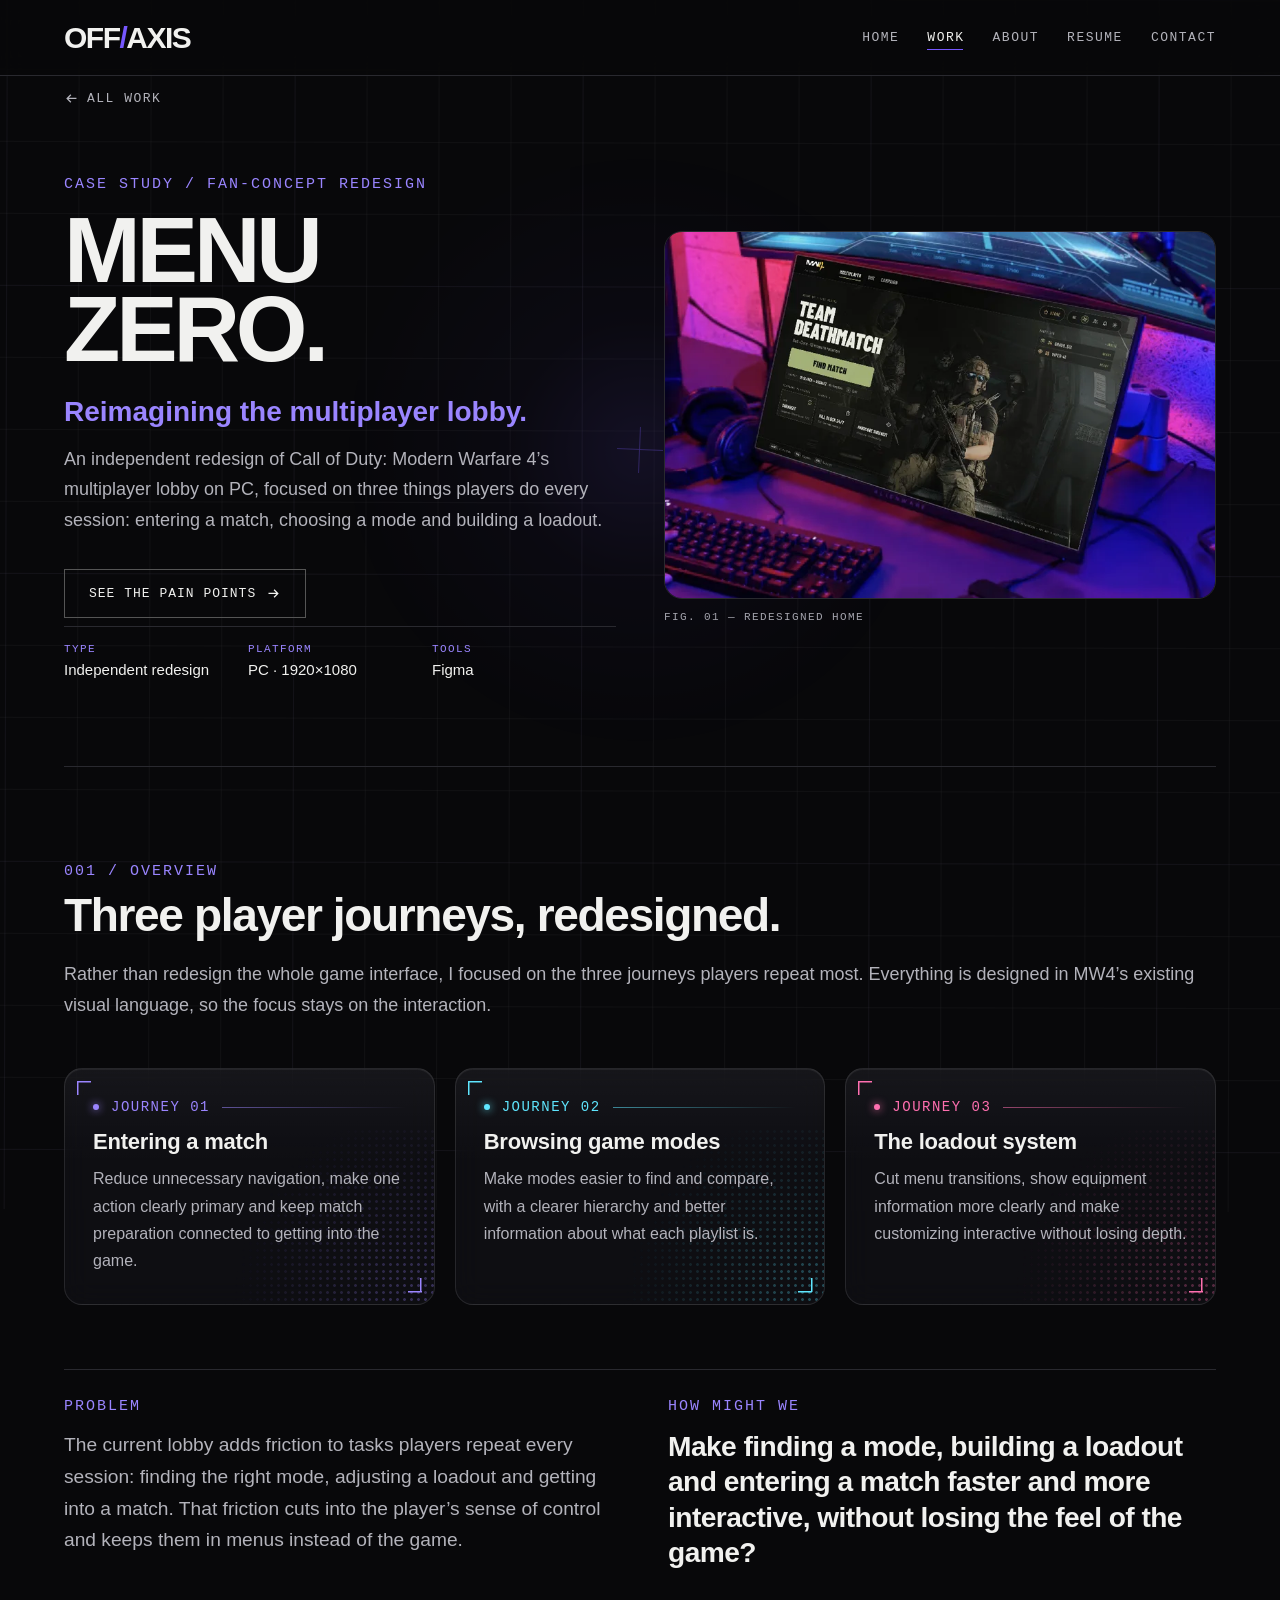
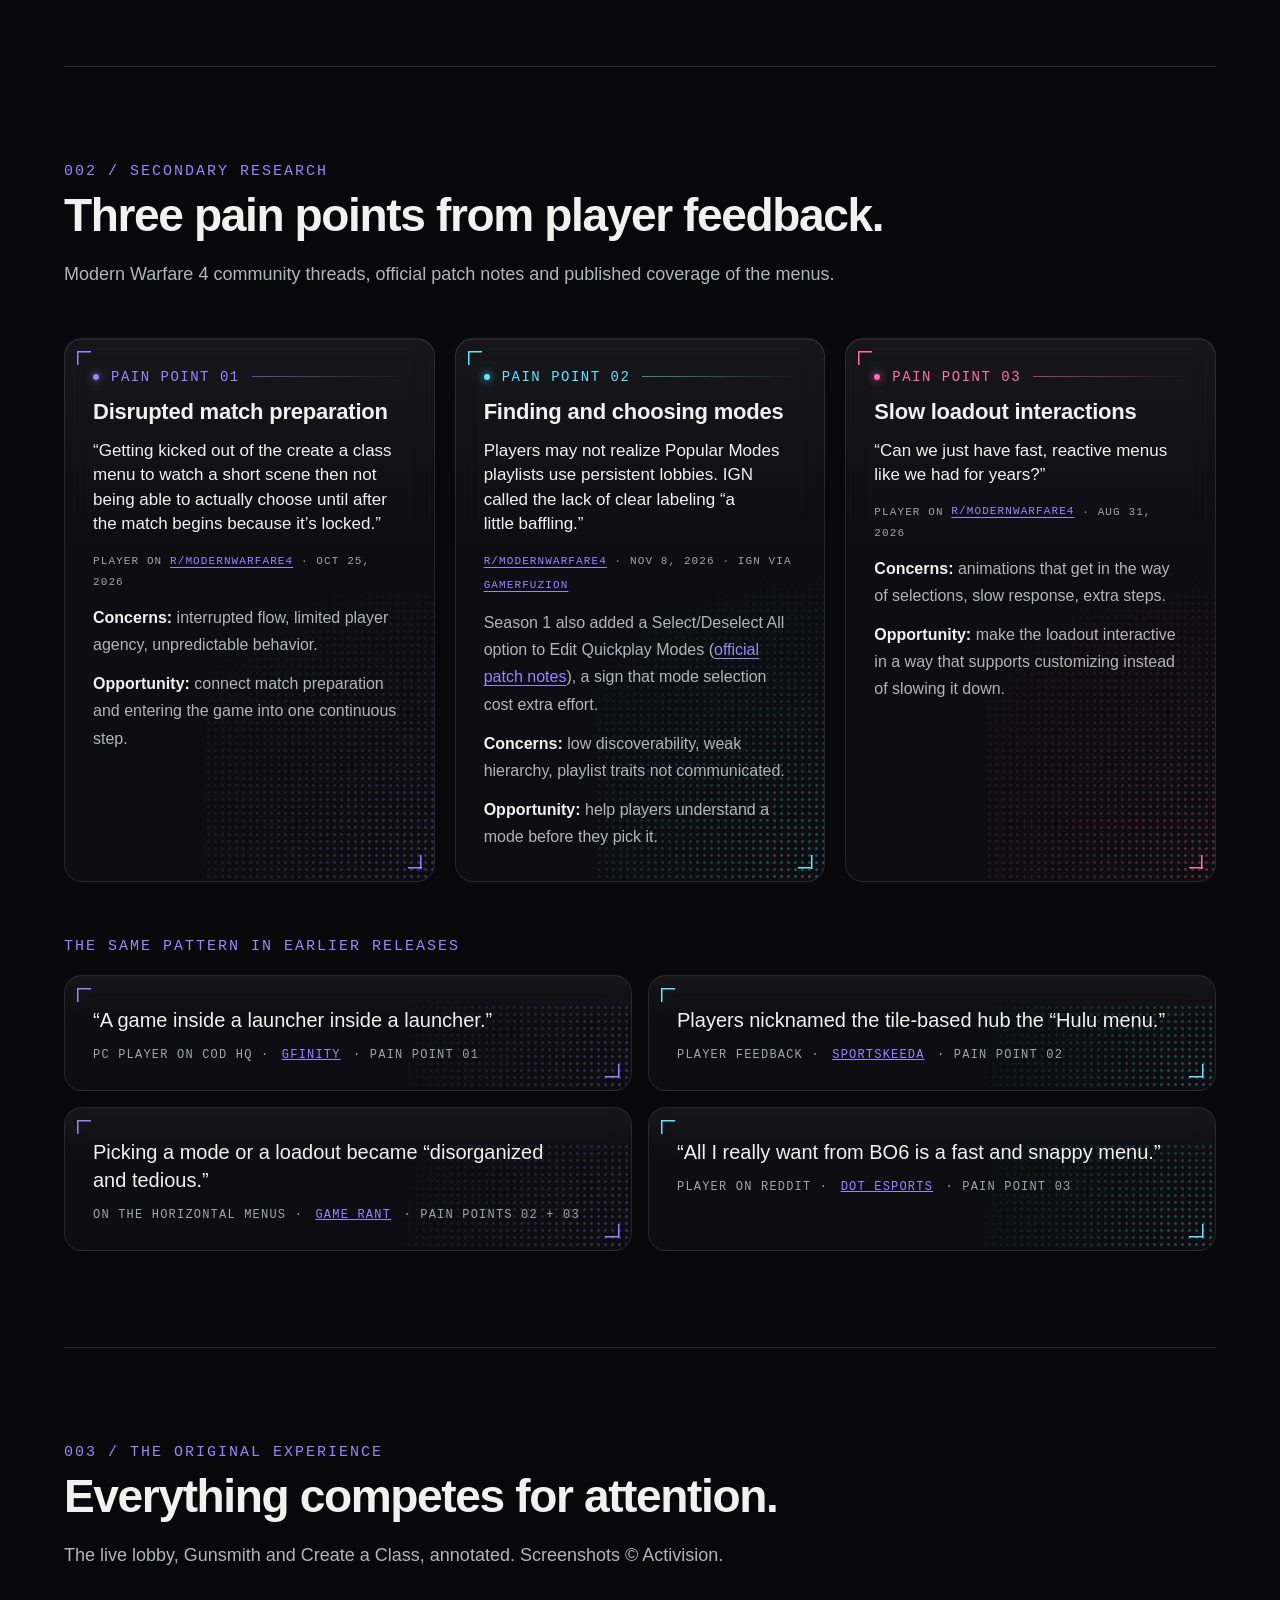
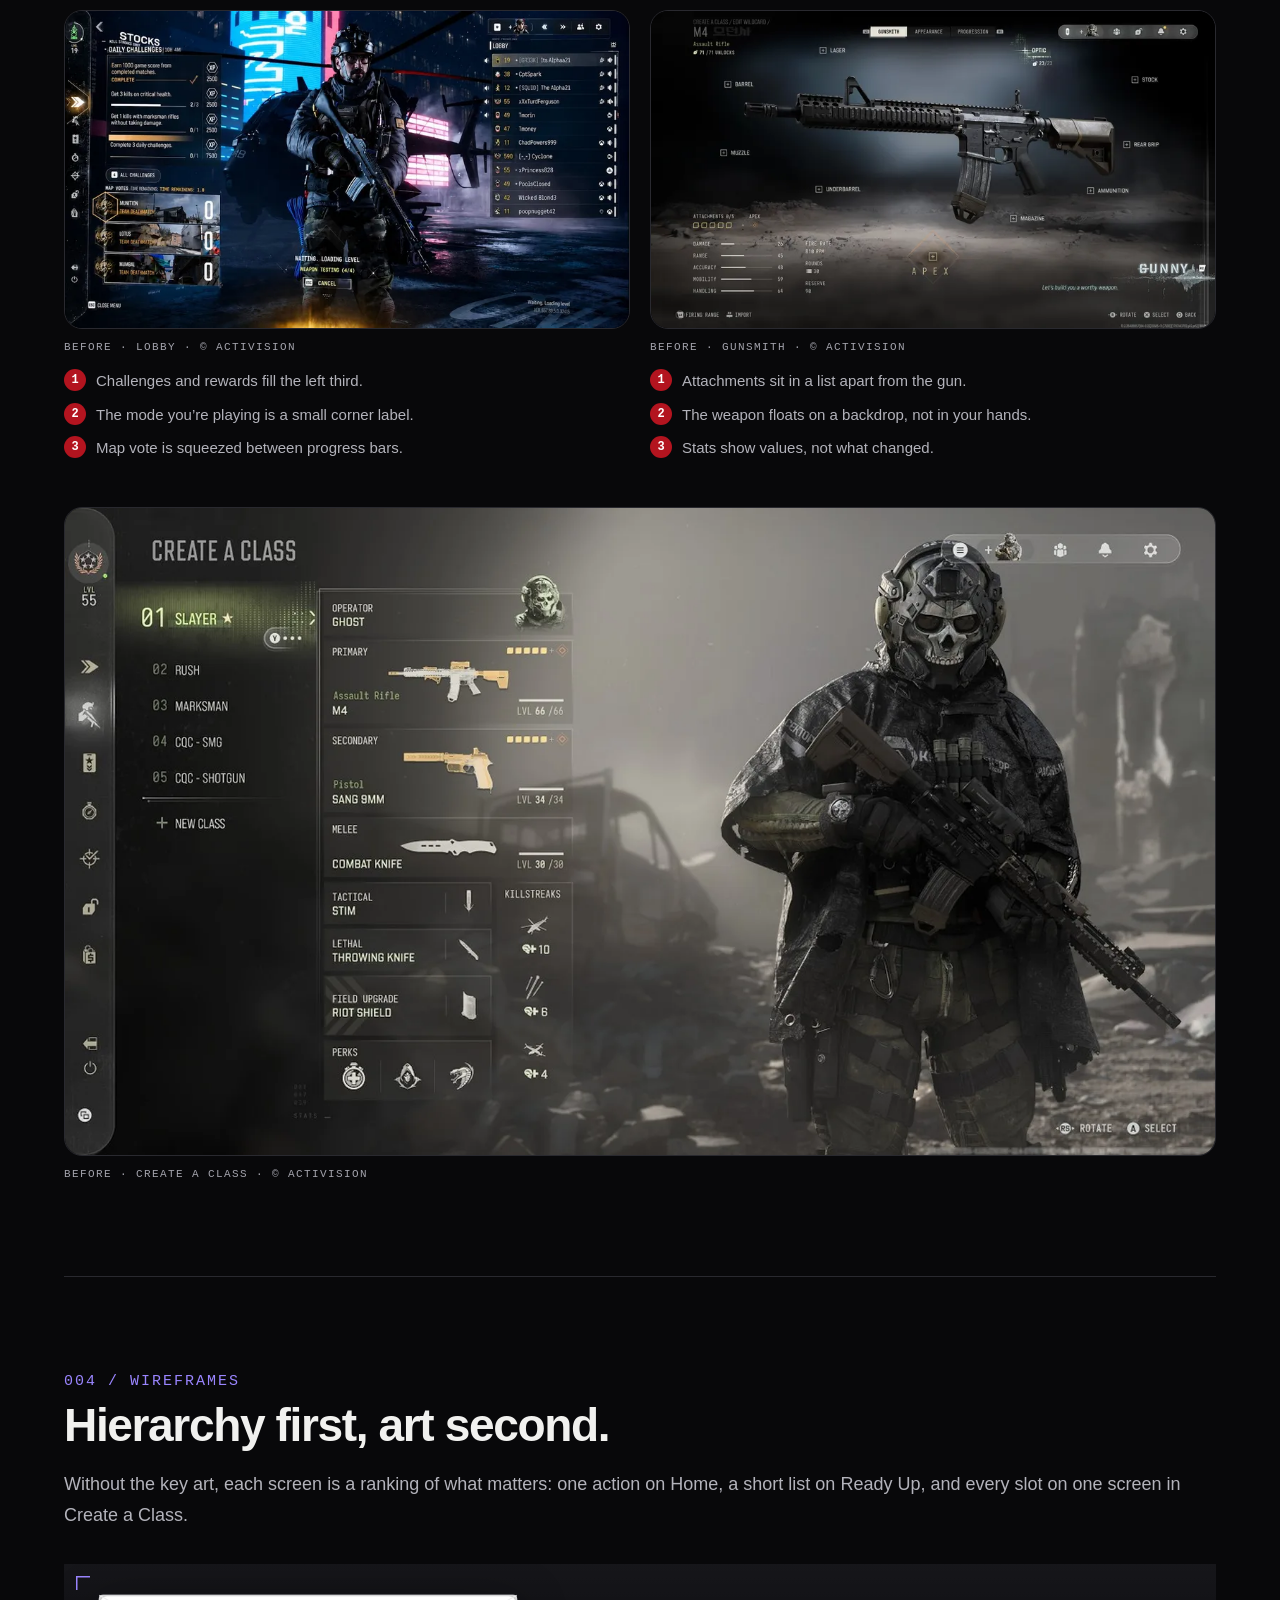
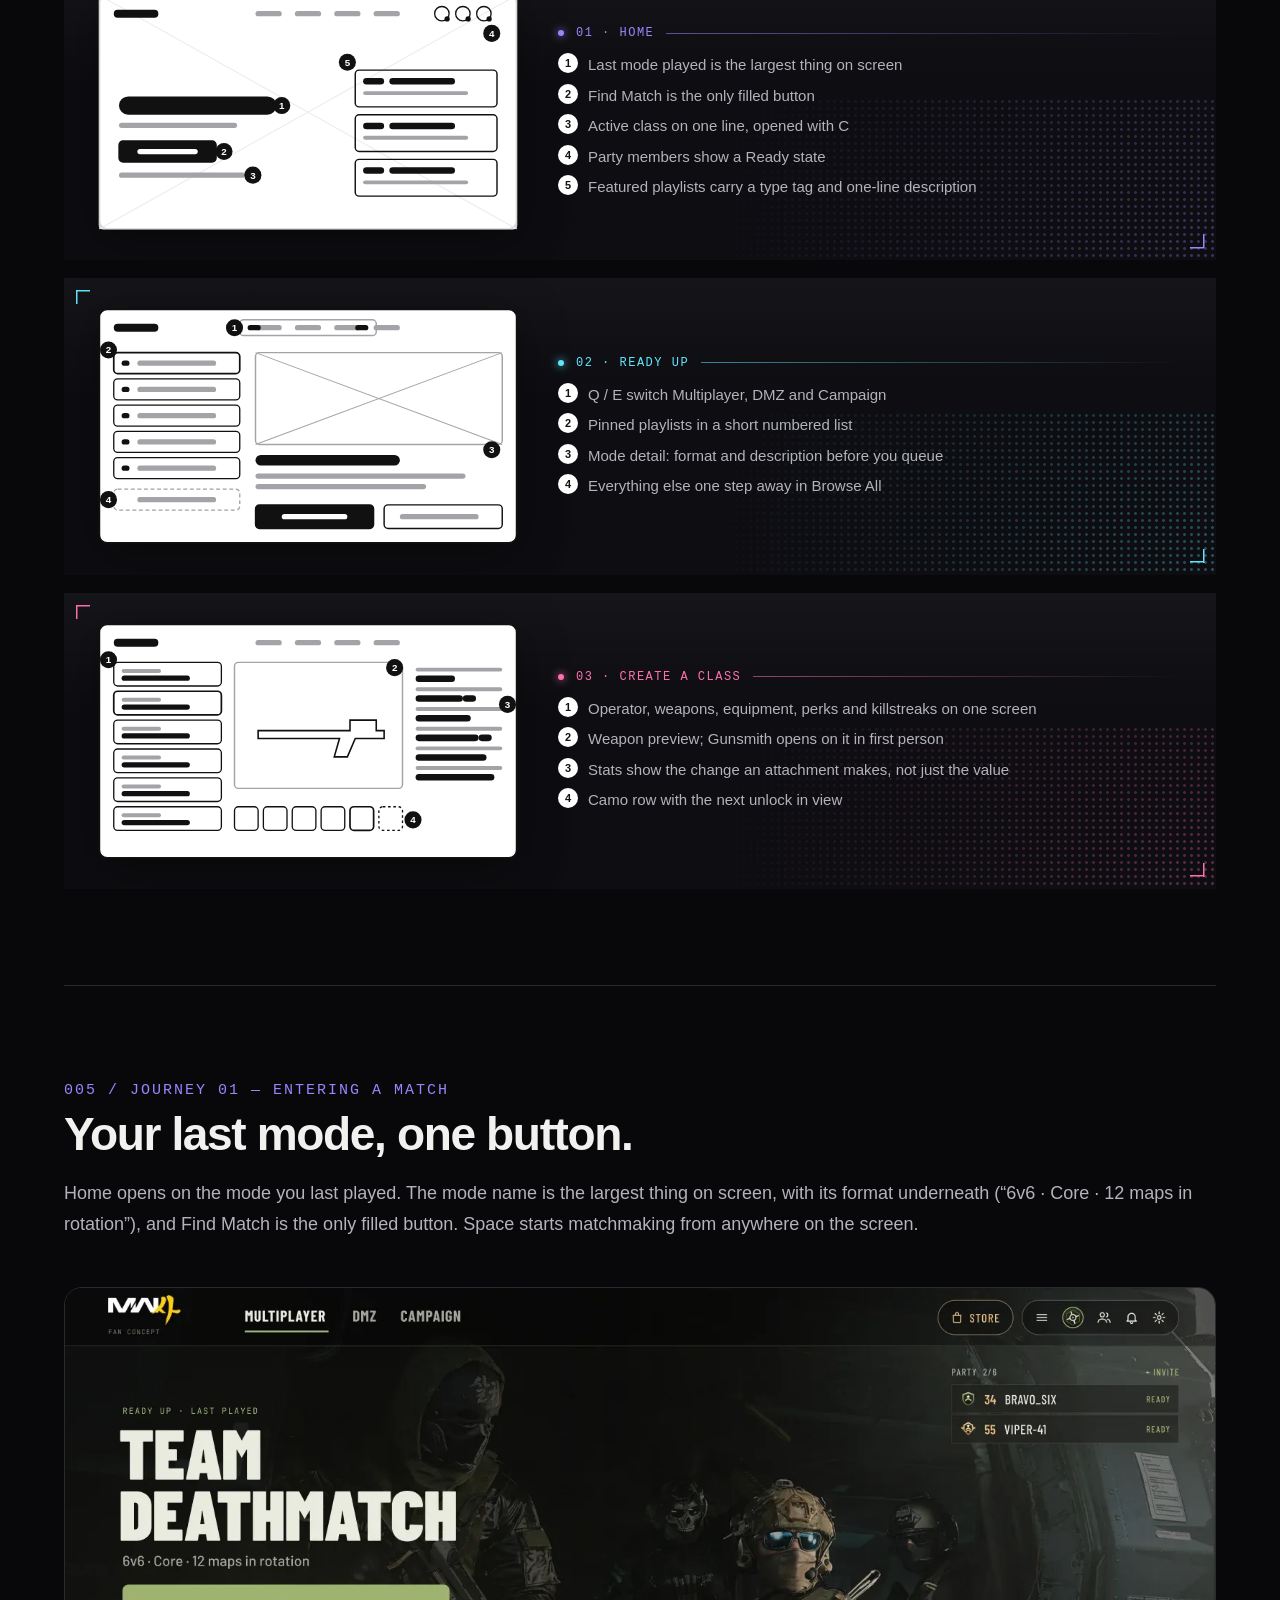
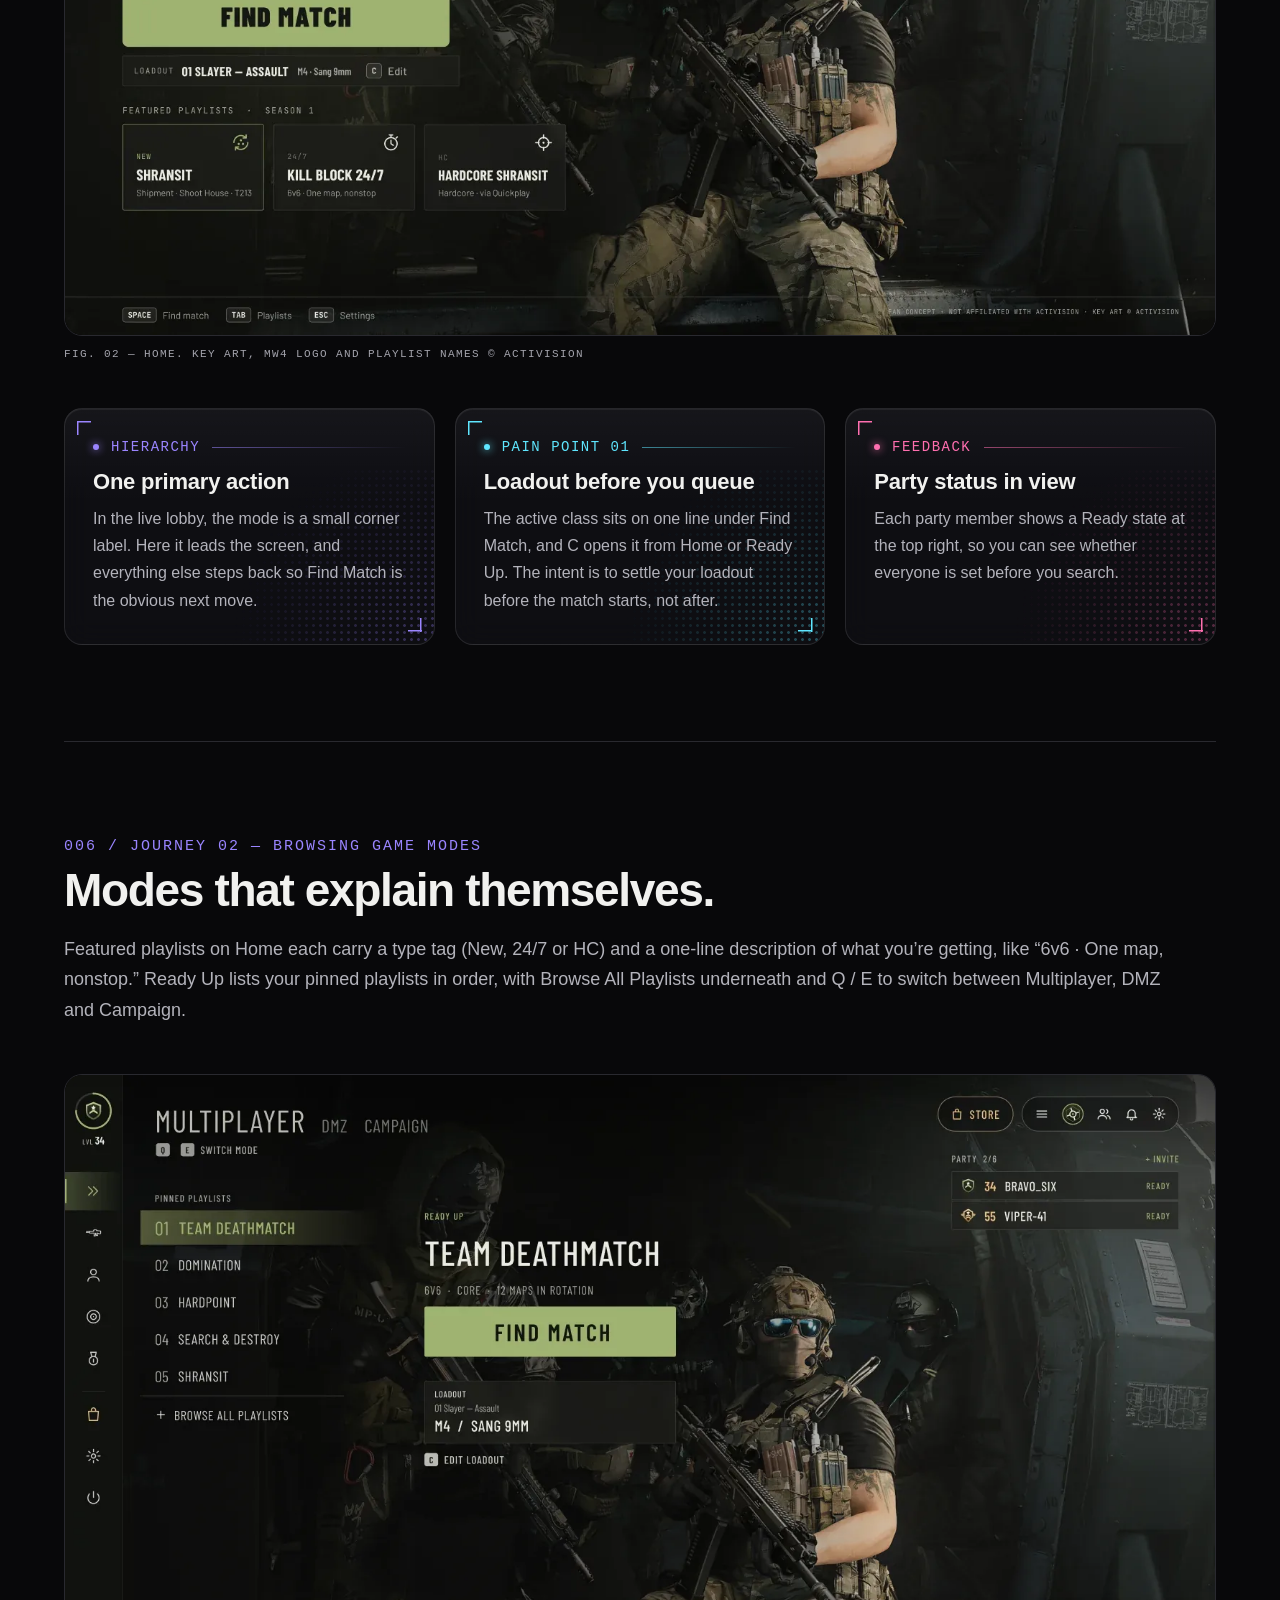
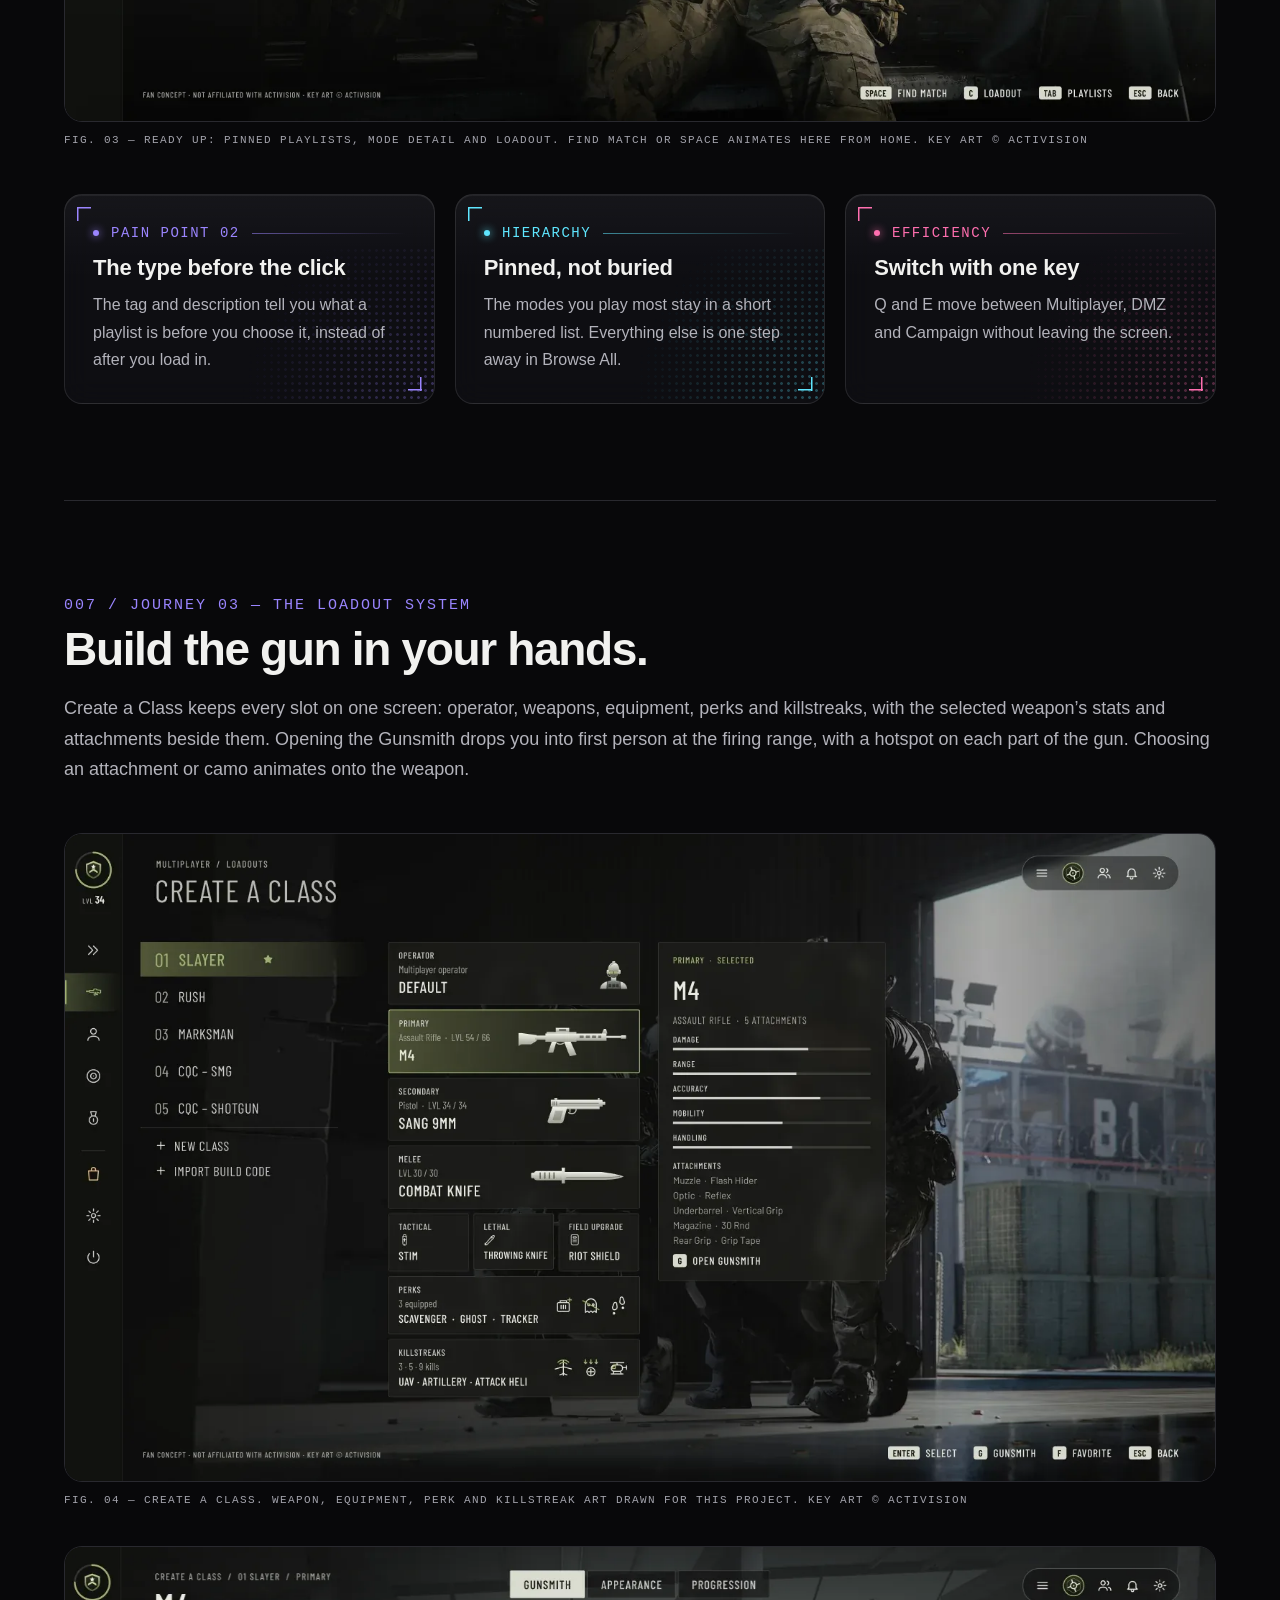
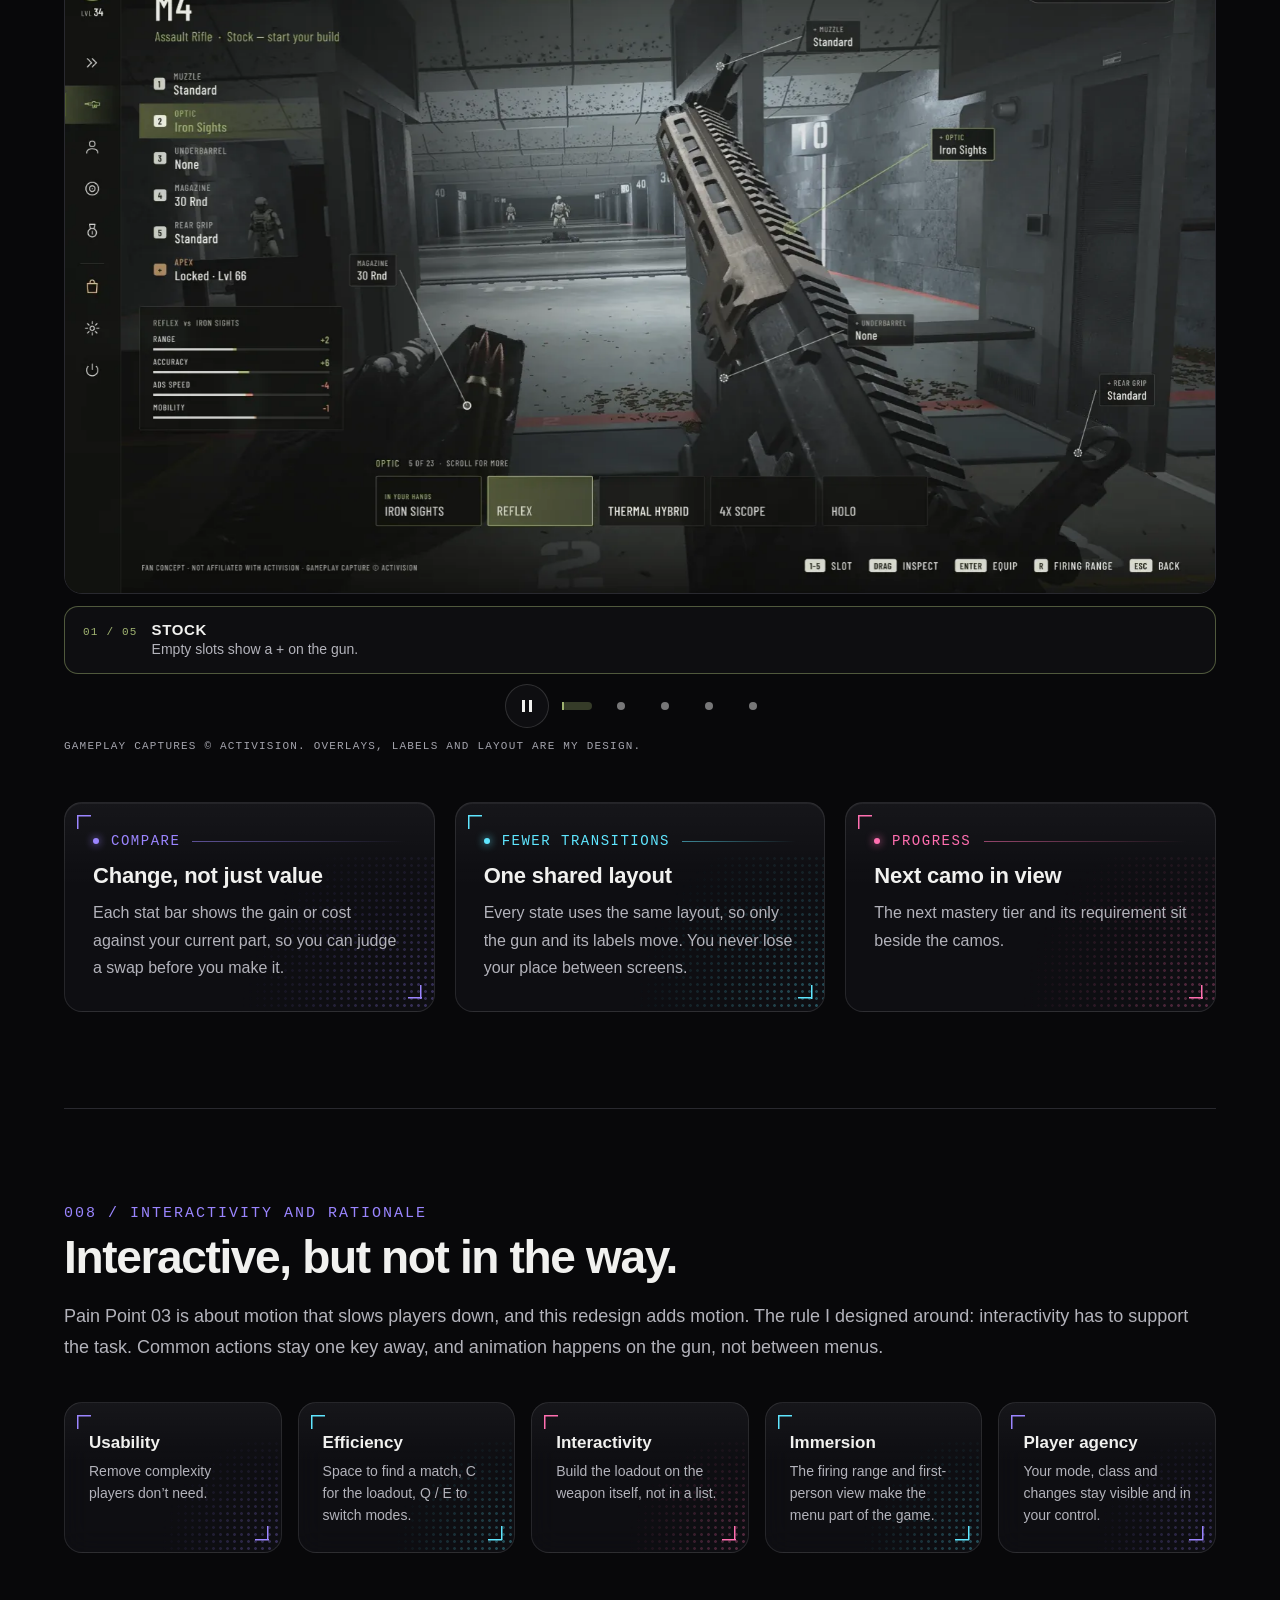
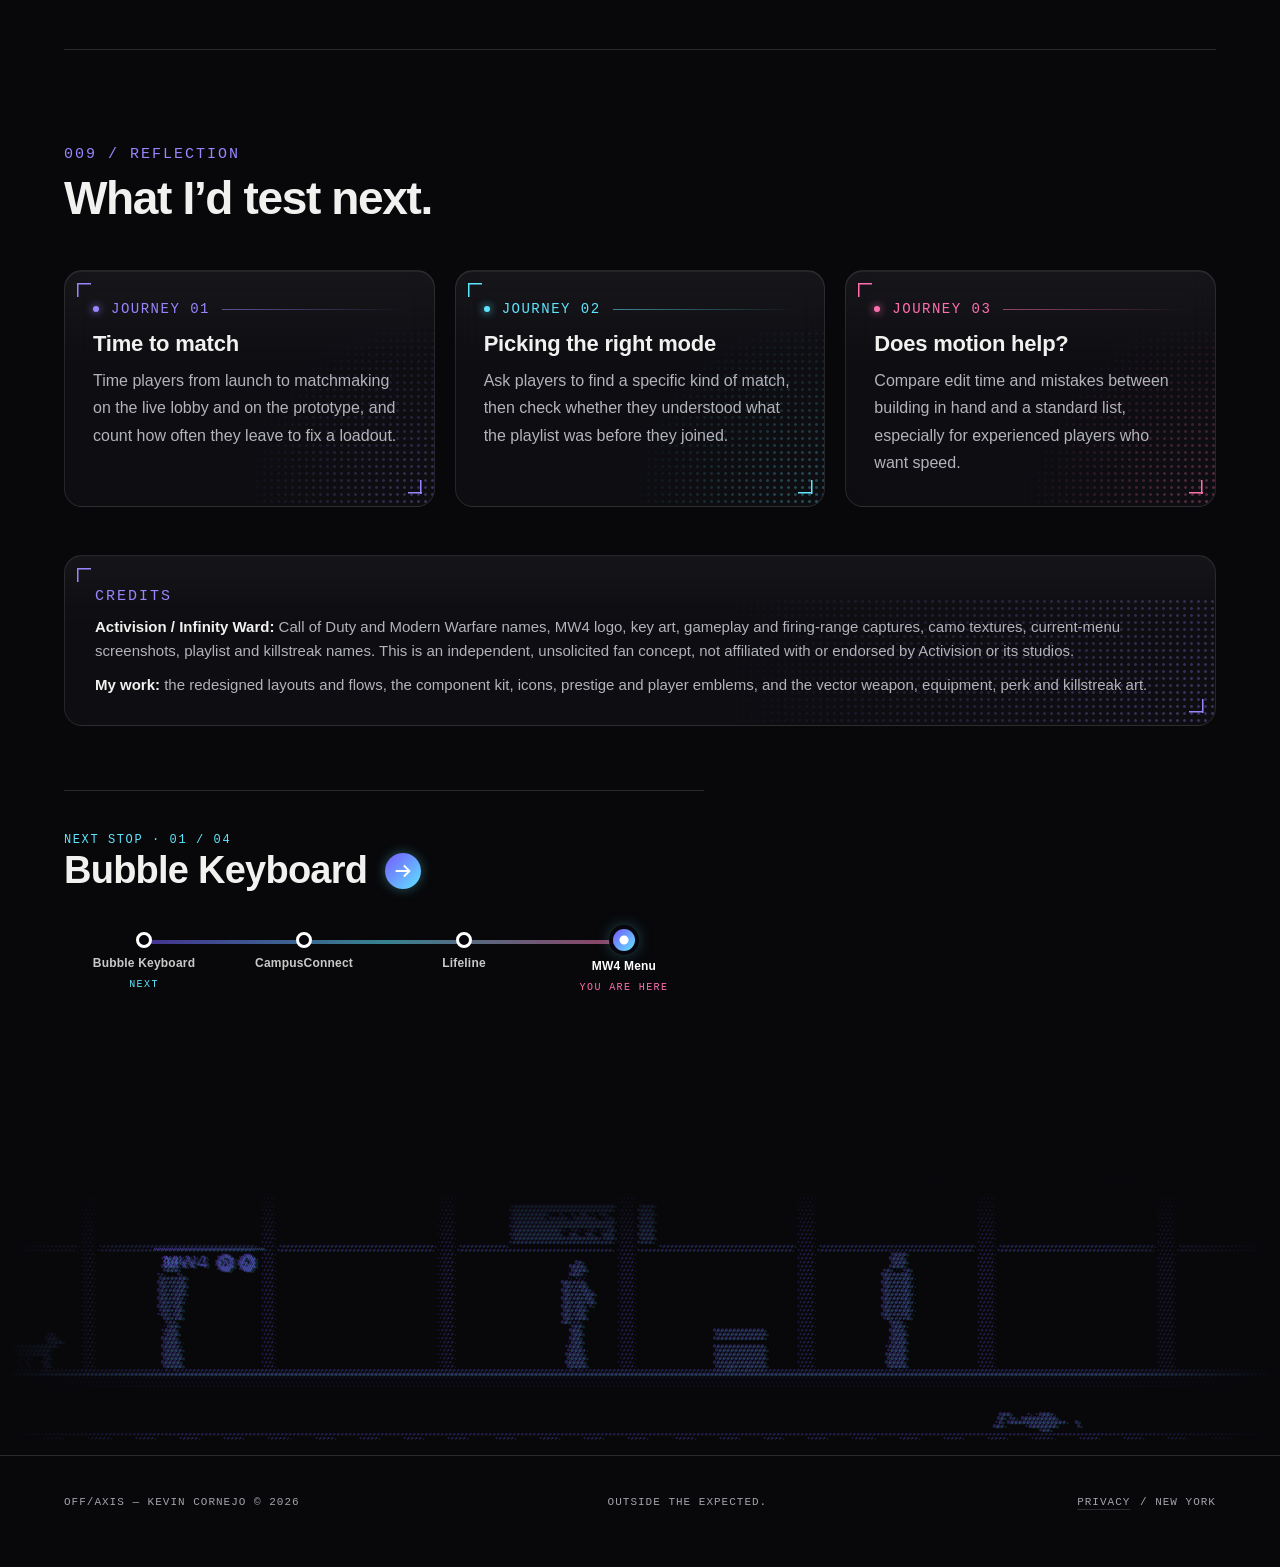
<file: mw4-menu.html>
<!DOCTYPE html>
<html lang="en">
<head>
  <meta charset="UTF-8">
  <meta name="viewport" content="width=device-width, initial-scale=1.0">
  <title>MW4 Menu Redesign | OFF/AXIS</title>
  <meta name="description" content="Fan-concept case study: redesigning Call of Duty: Modern Warfare 4's PC menus around two pain points, getting into a match and building a loadout. By Kevin Cornejo.">
  <meta property="og:title" content="MW4 Menu Redesign | OFF/AXIS">
  <meta property="og:description" content="One press to play. Build the gun in your hands. A fan-concept redesign by Kevin Cornejo.">
  <meta property="og:image" content="images/mw4-1600.webp">
  <link rel="icon" href="favicon.svg" type="image/svg+xml">
  <link rel="stylesheet" href="css/global.css?v=20261126e">
  <link rel="stylesheet" href="css/case.css?v=20261126e">
  <link rel="stylesheet" href="css/mw.css?v=20261126e">
</head>
<body data-ht="rooftop,train,drones,crossing">
<a class="skip-link" href="#main">SKIP TO CONTENT</a>
<header>
  <a class="logo" href="index.html" aria-label="OFF/AXIS home">OFF<span>/</span>AXIS</a>
  <button class="nav-toggle" type="button" aria-label="Open navigation" aria-expanded="false" aria-controls="site-nav"><span></span></button>
  <nav id="site-nav" aria-label="Main">
    <a href="index.html">HOME</a>
    <a href="work.html" aria-current="page">WORK</a>
    <a href="index.html#about">ABOUT</a>
    <a href="resume.html">RESUME</a>
    <a href="contact.html">CONTACT</a>
  </nav>
</header>
<main id="main" class="case">
<div class="case-wrap">
  <a class="back-link" href="work.html"><svg class="icon icon-arrow-left" viewBox="0 0 24 24" fill="none" stroke="currentColor" stroke-width="2" stroke-linecap="butt" stroke-linejoin="miter" stroke-miterlimit="2" aria-hidden="true" focusable="false"><path d="M20 12H5M11 6l-6 6 6 6"/></svg> ALL WORK</a>
  <section class="case-hero" aria-labelledby="case-title">
    <div>
      <p class="label purple">CASE STUDY / FAN-CONCEPT REDESIGN</p>
      <h1 id="case-title">MENU<br>ZERO.</h1>
      <p class="tagline">Reimagining the multiplayer lobby.</p>
      <p class="lede">An independent redesign of Call of Duty: Modern Warfare 4’s multiplayer lobby on PC, focused on three things players do every session: entering a match, choosing a mode and building a loadout.</p>
      <a class="button" href="#pain">SEE THE PAIN POINTS <svg class="icon icon-arrow-right" viewBox="0 0 24 24" fill="none" stroke="currentColor" stroke-width="2" stroke-linecap="butt" stroke-linejoin="miter" stroke-miterlimit="2" aria-hidden="true" focusable="false"><path d="M4 12h15M13 6l6 6-6 6"/></svg></a>
      <dl class="facts">
        <div><dt>TYPE</dt><dd>Independent redesign</dd></div>
        <div><dt>PLATFORM</dt><dd>PC · 1920×1080</dd></div>
        <div><dt>TOOLS</dt><dd>Figma</dd></div>
      </dl>
    </div>
    <figure class="case-photo hero-photo"><div class="frame"><img fetchpriority="high" src="images/mw4-1600.webp" srcset="images/mw4-800.webp 800w, images/mw4-1600.webp 1600w" sizes="(max-width:900px) 90vw, 45vw" width="1600" height="1067" alt="The redesigned MW4 home screen on a desktop monitor: Team Deathmatch, Find Match and featured playlists"></div><figcaption>FIG. 01 — REDESIGNED HOME</figcaption></figure>
  </section>

  <section class="case-section reveal" aria-labelledby="s1">
    <p class="label purple">001 / OVERVIEW</p>
    <h2 id="s1">Three player journeys, redesigned.</h2>
    <p class="lede">Rather than redesign the whole game interface, I focused on the three journeys players repeat most. Everything is designed in MW4’s existing visual language, so the focus stays on the interaction.</p>
    <div class="cards">
      <article class="card"><span class="label">JOURNEY 01</span><h3>Entering a match</h3><p>Reduce unnecessary navigation, make one action clearly primary and keep match preparation connected to getting into the game.</p></article>
      <article class="card alt"><span class="label">JOURNEY 02</span><h3>Browsing game modes</h3><p>Make modes easier to find and compare, with a clearer hierarchy and better information about what each playlist is.</p></article>
      <article class="card dim"><span class="label">JOURNEY 03</span><h3>The loadout system</h3><p>Cut menu transitions, show equipment information more clearly and make customizing interactive without losing depth.</p></article>
    </div>
    <div class="mw-statements">
    <div class="hmw"><p class="label purple">PROBLEM</p><p class="mw-problem">The current lobby adds friction to tasks players repeat every session: finding the right mode, adjusting a loadout and getting into a match. That friction cuts into the player’s sense of control and keeps them in menus instead of the game.</p></div>
    <div class="hmw"><p class="label purple">HOW MIGHT WE</p><p>Make finding a mode, building a loadout and entering a match faster and more interactive, without losing the feel of the game?</p></div>
    </div>
  </section>

  <section class="case-section reveal" id="pain" aria-labelledby="s2">
    <p class="label purple">002 / SECONDARY RESEARCH</p>
    <h2 id="s2">Three pain points from player feedback.</h2>
    <p class="lede">Modern Warfare 4 community threads, official patch notes and published coverage of the menus.</p>
    <div class="cards mw-points">
      <article class="card"><span class="label">PAIN POINT 01</span><h3>Disrupted match preparation</h3>
        <blockquote>“Getting kicked out of the create a class menu to watch a short scene then not being able to actually choose until after the match begins because it’s locked.”</blockquote>
        <p class="mw-src">PLAYER ON <a href="https://www.reddit.com/r/modernwarfare4/comments/1xfd4c2/fix_load_outs_asap/" target="_blank" rel="noopener noreferrer">R/MODERNWARFARE4</a> · OCT 25, 2026</p>
        <p><b>Concerns:</b> interrupted flow, limited player agency, unpredictable behavior.</p>
        <p><b>Opportunity:</b> connect match preparation and entering the game into one continuous step.</p></article>
      <article class="card alt"><span class="label">PAIN POINT 02</span><h3>Finding and choosing modes</h3>
        <blockquote>Players may not realize Popular Modes playlists use persistent lobbies. IGN called the lack of clear labeling “a little baffling.”</blockquote>
        <p class="mw-src"><a href="https://www.reddit.com/r/modernwarfare4/comments/1xrabde/what_has_been_your_experience_of_the_popular/" target="_blank" rel="noopener noreferrer">R/MODERNWARFARE4</a> · NOV 8, 2026 · IGN VIA <a href="https://www.gamerfuzion.com/modern-warfare-4-no-open-matchmaking-at-launch-sbmm-infinity-ward-joe-cecot/" target="_blank" rel="noopener noreferrer">GAMERFUZION</a></p>
        <p>Season 1 also added a Select/Deselect All option to Edit Quickplay Modes (<a href="https://www.callofduty.com/patchnotes/2026/11/call-of-duty-modern-warfare-4-season-1-patch-notes" target="_blank" rel="noopener noreferrer">official patch notes</a>), a sign that mode selection cost extra effort.</p>
        <p><b>Concerns:</b> low discoverability, weak hierarchy, playlist traits not communicated.</p>
        <p><b>Opportunity:</b> help players understand a mode before they pick it.</p></article>
      <article class="card dim"><span class="label">PAIN POINT 03</span><h3>Slow loadout interactions</h3>
        <blockquote>“Can we just have fast, reactive menus like we had for years?”</blockquote>
        <p class="mw-src">PLAYER ON <a href="https://www.reddit.com/r/modernwarfare4/comments/1w3mkxe/menus_are_atrocious_on_mkb/" target="_blank" rel="noopener noreferrer">R/MODERNWARFARE4</a> · AUG 31, 2026</p>
        <p><b>Concerns:</b> animations that get in the way of selections, slow response, extra steps.</p>
        <p><b>Opportunity:</b> make the loadout interactive in a way that supports customizing instead of slowing it down.</p></article>
    </div>
    <p class="label purple mw-sub">THE SAME PATTERN IN EARLIER RELEASES</p>
    <div class="mw-evidence">
      <figure><blockquote>“A game inside a launcher inside a launcher.”</blockquote><figcaption>PC PLAYER ON COD HQ · <a href="https://www.gfinityesports.com/article/modern-warfare-3-bad-cod-hq-ui">GFINITY</a> · PAIN POINT 01</figcaption></figure>
      <figure><blockquote>Players nicknamed the tile-based hub the “Hulu menu.”</blockquote><figcaption>PLAYER FEEDBACK · <a href="https://sportskeeda.com/call-of-duty-game/the-hulu-menu-horrible-black-ops-6-players-want-responsive-menu-launch">SPORTSKEEDA</a> · PAIN POINT 02</figcaption></figure>
      <figure><blockquote>Picking a mode or a loadout became “disorganized and tedious.”</blockquote><figcaption>ON THE HORIZONTAL MENUS · <a href="https://gamerant.com/call-duty-modern-warfare-2-ui-bad-fix-needed/">GAME RANT</a> · PAIN POINTS 02 + 03</figcaption></figure>
      <figure><blockquote>“All I really want from BO6 is a fast and snappy menu.”</blockquote><figcaption>PLAYER ON REDDIT · <a href="https://dotesports.com/call-of-duty/news/frustrated-cod-players-have-one-important-request-atop-black-ops-6-wishlist">DOT ESPORTS</a> · PAIN POINT 03</figcaption></figure>
    </div>
  </section>

  <section class="case-section reveal" aria-labelledby="s3">
    <p class="label purple">003 / THE ORIGINAL EXPERIENCE</p>
    <h2 id="s3">Everything competes for attention.</h2>
    <p class="lede">The live lobby, Gunsmith and Create a Class, annotated. Screenshots © Activision.</p>
    <div class="mw-before">
      <div><figure class="case-photo"><div class="frame"><img src="images/mw4/before-lobby-1600.webp" srcset="images/mw4/before-lobby-800.webp 800w, images/mw4/before-lobby-1600.webp 1600w" sizes="(max-width:900px) 90vw, 580px" width="1600" height="900" loading="lazy" alt="Current MW4 multiplayer lobby with challenge panels, reward meters, a map vote and a lobby list on one screen"></div><figcaption>BEFORE · LOBBY · © ACTIVISION</figcaption></figure>
        <ol class="mw-ann"><li><b>1</b>Challenges and rewards fill the left third.</li><li><b>2</b>The mode you’re playing is a small corner label.</li><li><b>3</b>Map vote is squeezed between progress bars.</li></ol></div>
      <div><figure class="case-photo"><div class="frame"><img src="images/mw4/before-gunsmith-1600.webp" srcset="images/mw4/before-gunsmith-800.webp 800w, images/mw4/before-gunsmith-1600.webp 1600w" sizes="(max-width:900px) 90vw, 580px" width="1600" height="900" loading="lazy" alt="Current MW4 Gunsmith with attachment tiles down the left and a stats panel on the right"></div><figcaption>BEFORE · GUNSMITH · © ACTIVISION</figcaption></figure>
        <ol class="mw-ann"><li><b>1</b>Attachments sit in a list apart from the gun.</li><li><b>2</b>The weapon floats on a backdrop, not in your hands.</li><li><b>3</b>Stats show values, not what changed.</li></ol></div>
    </div>
    <figure class="case-photo"><div class="frame"><img src="images/mw4/before-cac-1600.webp" srcset="images/mw4/before-cac-800.webp 800w, images/mw4/before-cac-1600.webp 1600w" sizes="(max-width:1240px) 90vw, 1180px" width="1600" height="900" loading="lazy" alt="Current Create a Class screen with a list of classes beside stacked slot cards"></div><figcaption>BEFORE · CREATE A CLASS · © ACTIVISION</figcaption></figure>
  </section>

    <section class="case-section reveal" aria-labelledby="swf">
    <p class="label purple">004 / WIREFRAMES</p>
    <h2 id="swf">Hierarchy first, art second.</h2>
    <p class="lede">Without the key art, each screen is a ranking of what matters: one action on Home, a short list on Ready Up, and every slot on one screen in Create a Class.</p>
    <div class="wf-grid wf-wide"><figure class="wf"><div class="wf-art"><svg viewBox="0 0 320 180" role="img" aria-label="Wireframe: home screen with the last mode as the largest element, one filled Find Match button, the active class, party ready states and tagged featured playlists" xmlns="http://www.w3.org/2000/svg"><rect x="1" y="1" width="318" height="178" rx="6" fill="#ffffff" stroke="#111111" stroke-width="1.4"/><rect x="1" y="1" width="318" height="178" rx="3" fill="none" stroke="#a3a3a8" stroke-width="1.1"/><path d="M1 1L319 179M319 1L1 179" stroke="#a3a3a8" stroke-width=".8"/><rect x="1" y="1" width="318" height="178" fill="#ffffff" opacity=".8"/><rect x="12" y="12" width="34" height="6" rx="3.0" fill="#111111"/><rect x="120" y="13" width="20" height="4" rx="2.0" fill="#a3a3a8"/><rect x="150" y="13" width="20" height="4" rx="2.0" fill="#a3a3a8"/><rect x="180" y="13" width="20" height="4" rx="2.0" fill="#a3a3a8"/><rect x="210" y="13" width="20" height="4" rx="2.0" fill="#a3a3a8"/><circle cx="262" cy="15" r="5.5" fill="none" stroke="#111111"/><circle cx="266" cy="19" r="2" fill="#111111"/><circle cx="278" cy="15" r="5.5" fill="none" stroke="#111111"/><circle cx="282" cy="19" r="2" fill="#111111"/><circle cx="294" cy="15" r="5.5" fill="none" stroke="#111111"/><circle cx="298" cy="19" r="2" fill="#111111"/><rect x="16" y="78" width="120" height="14" rx="7.0" fill="#111111"/><rect x="16" y="98" width="90" height="4" rx="2.0" fill="#a3a3a8"/><rect x="16" y="112" width="74" height="16" rx="3" fill="#111111" stroke="#111111" stroke-width="1"/><rect x="30" y="118" width="46" height="4" rx="2.0" fill="#ffffff"/><rect x="16" y="136" width="96" height="4" rx="2.0" fill="#a3a3a8"/><rect x="196" y="58" width="108" height="28" rx="3" fill="none" stroke="#111111" stroke-width="1.1"/><rect x="202" y="64" width="16" height="5" rx="2.5" fill="#111111"/><rect x="222" y="64" width="50" height="5" rx="2.5" fill="#111111"/><rect x="202" y="74" width="80" height="3" rx="1.5" fill="#a3a3a8"/><rect x="196" y="92" width="108" height="28" rx="3" fill="none" stroke="#111111" stroke-width="1.1"/><rect x="202" y="98" width="16" height="5" rx="2.5" fill="#111111"/><rect x="222" y="98" width="50" height="5" rx="2.5" fill="#111111"/><rect x="202" y="108" width="80" height="3" rx="1.5" fill="#a3a3a8"/><rect x="196" y="126" width="108" height="28" rx="3" fill="none" stroke="#111111" stroke-width="1.1"/><rect x="202" y="132" width="16" height="5" rx="2.5" fill="#111111"/><rect x="222" y="132" width="50" height="5" rx="2.5" fill="#111111"/><rect x="202" y="142" width="80" height="3" rx="1.5" fill="#a3a3a8"/><g class="wf-co"><circle cx="140" cy="85" r="6.5" fill="#111111"/><text x="140" y="87.6" text-anchor="middle" font-size="7.5" font-weight="700" fill="#ffffff" font-family="Arial">1</text></g><g class="wf-co"><circle cx="96" cy="120" r="6.5" fill="#111111"/><text x="96" y="122.6" text-anchor="middle" font-size="7.5" font-weight="700" fill="#ffffff" font-family="Arial">2</text></g><g class="wf-co"><circle cx="118" cy="138" r="6.5" fill="#111111"/><text x="118" y="140.6" text-anchor="middle" font-size="7.5" font-weight="700" fill="#ffffff" font-family="Arial">3</text></g><g class="wf-co"><circle cx="300" cy="30" r="6.5" fill="#111111"/><text x="300" y="32.6" text-anchor="middle" font-size="7.5" font-weight="700" fill="#ffffff" font-family="Arial">4</text></g><g class="wf-co"><circle cx="190" cy="52" r="6.5" fill="#111111"/><text x="190" y="54.6" text-anchor="middle" font-size="7.5" font-weight="700" fill="#ffffff" font-family="Arial">5</text></g></svg></div><figcaption><span class="label">01 · HOME</span><ol class="wf-notes"><li>Last mode played is the largest thing on screen</li><li>Find Match is the only filled button</li><li>Active class on one line, opened with C</li><li>Party members show a Ready state</li><li>Featured playlists carry a type tag and one-line description</li></ol></figcaption></figure><figure class="wf"><div class="wf-art"><svg viewBox="0 0 320 180" role="img" aria-label="Wireframe: ready up screen with Q and E tabs, a numbered pinned playlist list, a mode detail panel and a browse all row" xmlns="http://www.w3.org/2000/svg"><rect x="1" y="1" width="318" height="178" rx="6" fill="#ffffff" stroke="#111111" stroke-width="1.4"/><rect x="12" y="12" width="34" height="6" rx="3.0" fill="#111111"/><rect x="120" y="13" width="20" height="4" rx="2.0" fill="#a3a3a8"/><rect x="150" y="13" width="20" height="4" rx="2.0" fill="#a3a3a8"/><rect x="180" y="13" width="20" height="4" rx="2.0" fill="#a3a3a8"/><rect x="210" y="13" width="20" height="4" rx="2.0" fill="#a3a3a8"/><rect x="108" y="9" width="104" height="12" rx="3" fill="none" stroke="#a3a3a8" stroke-width="1.1"/><rect x="114" y="13" width="10" height="4" rx="2.0" fill="#111111"/><rect x="196" y="13" width="10" height="4" rx="2.0" fill="#111111"/><rect x="12" y="34" width="96" height="16" rx="3" fill="none" stroke="#111111" stroke-width="1.3"/><rect x="18" y="40" width="6" height="4" rx="2.0" fill="#111111"/><rect x="30" y="40" width="60" height="4" rx="2.0" fill="#a3a3a8"/><rect x="12" y="54" width="96" height="16" rx="3" fill="none" stroke="#111111" stroke-width="1"/><rect x="18" y="60" width="6" height="4" rx="2.0" fill="#111111"/><rect x="30" y="60" width="60" height="4" rx="2.0" fill="#a3a3a8"/><rect x="12" y="74" width="96" height="16" rx="3" fill="none" stroke="#111111" stroke-width="1"/><rect x="18" y="80" width="6" height="4" rx="2.0" fill="#111111"/><rect x="30" y="80" width="60" height="4" rx="2.0" fill="#a3a3a8"/><rect x="12" y="94" width="96" height="16" rx="3" fill="none" stroke="#111111" stroke-width="1"/><rect x="18" y="100" width="6" height="4" rx="2.0" fill="#111111"/><rect x="30" y="100" width="60" height="4" rx="2.0" fill="#a3a3a8"/><rect x="12" y="114" width="96" height="16" rx="3" fill="none" stroke="#111111" stroke-width="1"/><rect x="18" y="120" width="6" height="4" rx="2.0" fill="#111111"/><rect x="30" y="120" width="60" height="4" rx="2.0" fill="#a3a3a8"/><rect x="12" y="138" width="96" height="16" rx="3" fill="none" stroke="#a3a3a8" stroke-width="1" stroke-dasharray="3 2"/><rect x="30" y="144" width="60" height="4" rx="2.0" fill="#a3a3a8"/><rect x="120" y="34" width="188" height="70" rx="3" fill="none" stroke="#a3a3a8" stroke-width="1.1"/><path d="M120 34L308 104M308 34L120 104" stroke="#a3a3a8" stroke-width=".8"/><rect x="120" y="112" width="110" height="8" rx="4.0" fill="#111111"/><rect x="120" y="126" width="160" height="4" rx="2.0" fill="#a3a3a8"/><rect x="120" y="134" width="130" height="4" rx="2.0" fill="#a3a3a8"/><rect x="120" y="150" width="90" height="18" rx="3" fill="#111111" stroke="#111111" stroke-width="1"/><rect x="140" y="157" width="50" height="4" rx="2.0" fill="#ffffff"/><rect x="218" y="150" width="90" height="18" rx="3" fill="none" stroke="#111111" stroke-width="1.1"/><rect x="230" y="157" width="60" height="4" rx="2.0" fill="#a3a3a8"/><g class="wf-co"><circle cx="104" cy="15" r="6.5" fill="#111111"/><text x="104" y="17.6" text-anchor="middle" font-size="7.5" font-weight="700" fill="#ffffff" font-family="Arial">1</text></g><g class="wf-co"><circle cx="8" cy="32" r="6.5" fill="#111111"/><text x="8" y="34.6" text-anchor="middle" font-size="7.5" font-weight="700" fill="#ffffff" font-family="Arial">2</text></g><g class="wf-co"><circle cx="300" cy="108" r="6.5" fill="#111111"/><text x="300" y="110.6" text-anchor="middle" font-size="7.5" font-weight="700" fill="#ffffff" font-family="Arial">3</text></g><g class="wf-co"><circle cx="8" cy="146" r="6.5" fill="#111111"/><text x="8" y="148.6" text-anchor="middle" font-size="7.5" font-weight="700" fill="#ffffff" font-family="Arial">4</text></g></svg></div><figcaption><span class="label">02 · READY UP</span><ol class="wf-notes"><li>Q / E switch Multiplayer, DMZ and Campaign</li><li>Pinned playlists in a short numbered list</li><li>Mode detail: format and description before you queue</li><li>Everything else one step away in Browse All</li></ol></figcaption></figure><figure class="wf"><div class="wf-art"><svg viewBox="0 0 320 180" role="img" aria-label="Wireframe: create a class with every slot in one column, a weapon preview, stat bars showing change, and a camo row with the next unlock highlighted" xmlns="http://www.w3.org/2000/svg"><rect x="1" y="1" width="318" height="178" rx="6" fill="#ffffff" stroke="#111111" stroke-width="1.4"/><rect x="12" y="12" width="34" height="6" rx="3.0" fill="#111111"/><rect x="120" y="13" width="20" height="4" rx="2.0" fill="#a3a3a8"/><rect x="150" y="13" width="20" height="4" rx="2.0" fill="#a3a3a8"/><rect x="180" y="13" width="20" height="4" rx="2.0" fill="#a3a3a8"/><rect x="210" y="13" width="20" height="4" rx="2.0" fill="#a3a3a8"/><rect x="12" y="30" width="82" height="18" rx="3" fill="none" stroke="#111111" stroke-width="1"/><rect x="18" y="35" width="30" height="3" rx="1.5" fill="#a3a3a8"/><rect x="18" y="40" width="52" height="4" rx="2.0" fill="#111111"/><rect x="12" y="52" width="82" height="18" rx="3" fill="none" stroke="#111111" stroke-width="1.3"/><rect x="18" y="57" width="30" height="3" rx="1.5" fill="#a3a3a8"/><rect x="18" y="62" width="52" height="4" rx="2.0" fill="#111111"/><rect x="12" y="74" width="82" height="18" rx="3" fill="none" stroke="#111111" stroke-width="1"/><rect x="18" y="79" width="30" height="3" rx="1.5" fill="#a3a3a8"/><rect x="18" y="84" width="52" height="4" rx="2.0" fill="#111111"/><rect x="12" y="96" width="82" height="18" rx="3" fill="none" stroke="#111111" stroke-width="1"/><rect x="18" y="101" width="30" height="3" rx="1.5" fill="#a3a3a8"/><rect x="18" y="106" width="52" height="4" rx="2.0" fill="#111111"/><rect x="12" y="118" width="82" height="18" rx="3" fill="none" stroke="#111111" stroke-width="1"/><rect x="18" y="123" width="30" height="3" rx="1.5" fill="#a3a3a8"/><rect x="18" y="128" width="52" height="4" rx="2.0" fill="#111111"/><rect x="12" y="140" width="82" height="18" rx="3" fill="none" stroke="#111111" stroke-width="1"/><rect x="18" y="145" width="30" height="3" rx="1.5" fill="#a3a3a8"/><rect x="18" y="150" width="52" height="4" rx="2.0" fill="#111111"/><rect x="104" y="30" width="128" height="96" rx="3" fill="none" stroke="#a3a3a8" stroke-width="1.1"/><path d="M122 82 h70 v-8 h20 v8 h6 v6 h-22 l-6 14 h-10 l4-14 h-62z" fill="none" stroke="#111111" stroke-width="1.2"/><rect x="242" y="34" width="66" height="3" rx="1.5" fill="#a3a3a8"/><rect x="242" y="40" width="30" height="5" rx="2.5" fill="#111111"/><rect x="242" y="49" width="66" height="3" rx="1.5" fill="#a3a3a8"/><rect x="242" y="55" width="36" height="5" rx="2.5" fill="#111111"/><rect x="278" y="55" width="10" height="5" rx="2.5" fill="#111111"/><rect x="242" y="64" width="66" height="3" rx="1.5" fill="#a3a3a8"/><rect x="242" y="70" width="42" height="5" rx="2.5" fill="#111111"/><rect x="242" y="79" width="66" height="3" rx="1.5" fill="#a3a3a8"/><rect x="242" y="85" width="48" height="5" rx="2.5" fill="#111111"/><rect x="290" y="85" width="10" height="5" rx="2.5" fill="#111111"/><rect x="242" y="94" width="66" height="3" rx="1.5" fill="#a3a3a8"/><rect x="242" y="100" width="54" height="5" rx="2.5" fill="#111111"/><rect x="242" y="109" width="66" height="3" rx="1.5" fill="#a3a3a8"/><rect x="242" y="115" width="60" height="5" rx="2.5" fill="#111111"/><rect x="104" y="140" width="18" height="18" rx="3" fill="none" stroke="#111111" stroke-width="1"/><rect x="126" y="140" width="18" height="18" rx="3" fill="none" stroke="#111111" stroke-width="1"/><rect x="148" y="140" width="18" height="18" rx="3" fill="none" stroke="#111111" stroke-width="1"/><rect x="170" y="140" width="18" height="18" rx="3" fill="none" stroke="#111111" stroke-width="1"/><rect x="192" y="140" width="18" height="18" rx="3" fill="none" stroke="#111111" stroke-width="1.3"/><rect x="214" y="140" width="18" height="18" rx="3" fill="none" stroke="#111111" stroke-width="1" stroke-dasharray="2 2"/><g class="wf-co"><circle cx="8" cy="28" r="6.5" fill="#111111"/><text x="8" y="30.6" text-anchor="middle" font-size="7.5" font-weight="700" fill="#ffffff" font-family="Arial">1</text></g><g class="wf-co"><circle cx="226" cy="34" r="6.5" fill="#111111"/><text x="226" y="36.6" text-anchor="middle" font-size="7.5" font-weight="700" fill="#ffffff" font-family="Arial">2</text></g><g class="wf-co"><circle cx="312" cy="62" r="6.5" fill="#111111"/><text x="312" y="64.6" text-anchor="middle" font-size="7.5" font-weight="700" fill="#ffffff" font-family="Arial">3</text></g><g class="wf-co"><circle cx="240" cy="150" r="6.5" fill="#111111"/><text x="240" y="152.6" text-anchor="middle" font-size="7.5" font-weight="700" fill="#ffffff" font-family="Arial">4</text></g></svg></div><figcaption><span class="label">03 · CREATE A CLASS</span><ol class="wf-notes"><li>Operator, weapons, equipment, perks and killstreaks on one screen</li><li>Weapon preview; Gunsmith opens on it in first person</li><li>Stats show the change an attachment makes, not just the value</li><li>Camo row with the next unlock in view</li></ol></figcaption></figure></div>
  </section>

<section class="case-section reveal" aria-labelledby="s4">
    <p class="label purple">005 / JOURNEY 01 — ENTERING A MATCH</p>
    <h2 id="s4">Your last mode, one button.</h2>
    <p class="lede">Home opens on the mode you last played. The mode name is the largest thing on screen, with its format underneath (“6v6 · Core · 12 maps in rotation”), and Find Match is the only filled button. Space starts matchmaking from anywhere on the screen.</p>
    <figure class="case-photo"><div class="frame"><img src="images/mw4/home-1600.webp" srcset="images/mw4/home-800.webp 800w, images/mw4/home-1600.webp 1600w" sizes="(max-width:1240px) 90vw, 1180px" width="1600" height="900" loading="lazy" alt="Redesigned home: Team Deathmatch, Find Match, a one-line loadout, three featured playlists, the party list and a store pill"></div><figcaption>FIG. 02 — HOME. KEY ART, MW4 LOGO AND PLAYLIST NAMES © ACTIVISION</figcaption></figure>
    <div class="cards">
      <article class="card"><span class="label">HIERARCHY</span><h3>One primary action</h3><p>In the live lobby, the mode is a small corner label. Here it leads the screen, and everything else steps back so Find Match is the obvious next move.</p></article>
      <article class="card alt"><span class="label">PAIN POINT 01</span><h3>Loadout before you queue</h3><p>The active class sits on one line under Find Match, and C opens it from Home or Ready Up. The intent is to settle your loadout before the match starts, not after.</p></article>
      <article class="card dim"><span class="label">FEEDBACK</span><h3>Party status in view</h3><p>Each party member shows a Ready state at the top right, so you can see whether everyone is set before you search.</p></article>
    </div>
  </section>

  <section class="case-section reveal" aria-labelledby="s5">
    <p class="label purple">006 / JOURNEY 02 — BROWSING GAME MODES</p>
    <h2 id="s5">Modes that explain themselves.</h2>
    <p class="lede">Featured playlists on Home each carry a type tag (New, 24/7 or HC) and a one-line description of what you’re getting, like “6v6 · One map, nonstop.” Ready Up lists your pinned playlists in order, with Browse All Playlists underneath and Q / E to switch between Multiplayer, DMZ and Campaign.</p>
    <figure class="case-photo"><div class="frame"><img src="images/mw4/ready-up-1600.webp" srcset="images/mw4/ready-up-800.webp 800w, images/mw4/ready-up-1600.webp 1600w" sizes="(max-width:1240px) 90vw, 1180px" width="1600" height="900" loading="lazy" alt="Ready Up screen with a left nav rail, pinned playlists, mode detail with Find Match, loadout card and party"></div><figcaption>FIG. 03 — READY UP: PINNED PLAYLISTS, MODE DETAIL AND LOADOUT. FIND MATCH OR SPACE ANIMATES HERE FROM HOME. KEY ART © ACTIVISION</figcaption></figure>
    <div class="cards">
      <article class="card"><span class="label">PAIN POINT 02</span><h3>The type before the click</h3><p>The tag and description tell you what a playlist is before you choose it, instead of after you load in.</p></article>
      <article class="card alt"><span class="label">HIERARCHY</span><h3>Pinned, not buried</h3><p>The modes you play most stay in a short numbered list. Everything else is one step away in Browse All.</p></article>
      <article class="card dim"><span class="label">EFFICIENCY</span><h3>Switch with one key</h3><p>Q and E move between Multiplayer, DMZ and Campaign without leaving the screen.</p></article>
    </div>
  </section>

  <section class="case-section reveal" aria-labelledby="s6">
    <p class="label purple">007 / JOURNEY 03 — THE LOADOUT SYSTEM</p>
    <h2 id="s6">Build the gun in your hands.</h2>
    <p class="lede">Create a Class keeps every slot on one screen: operator, weapons, equipment, perks and killstreaks, with the selected weapon’s stats and attachments beside them. Opening the Gunsmith drops you into first person at the firing range, with a hotspot on each part of the gun. Choosing an attachment or camo animates onto the weapon.</p>
    <figure class="case-photo"><div class="frame"><img src="images/mw4/create-class-1600.webp" srcset="images/mw4/create-class-800.webp 800w, images/mw4/create-class-1600.webp 1600w" sizes="(max-width:1240px) 90vw, 1180px" width="1600" height="900" loading="lazy" alt="Redesigned Create a Class with class list, slot cards with vector weapon and equipment art, and a weapon detail panel"></div><figcaption>FIG. 04 — CREATE A CLASS. WEAPON, EQUIPMENT, PERK AND KILLSTREAK ART DRAWN FOR THIS PROJECT. KEY ART © ACTIVISION</figcaption></figure>
    <div class="mw-player" data-player><div class="mw-stage"><figure class="mw-frame is-on"><img src="images/mw4/stock-1600.webp" srcset="images/mw4/stock-800.webp 800w, images/mw4/stock-1600.webp 1600w" sizes="(max-width:1240px) 90vw, 1180px" width="1600" height="900" loading="lazy" alt="Stock M4 in first person with dashed hotspots on empty slots"></figure><figure class="mw-frame"><img src="images/mw4/equipping-1600.webp" srcset="images/mw4/equipping-800.webp 800w, images/mw4/equipping-1600.webp 1600w" sizes="(max-width:1240px) 90vw, 1180px" width="1600" height="900" loading="lazy" alt="Camera pushed in on the rail with a progress ring and Equipping Reflex label"></figure><figure class="mw-frame"><img src="images/mw4/built-1600.webp" srcset="images/mw4/built-800.webp 800w, images/mw4/built-1600.webp 1600w" sizes="(max-width:1240px) 90vw, 1180px" width="1600" height="900" loading="lazy" alt="Built M4 with each attachment labeled on the gun and a Build updated toast"></figure><figure class="mw-frame"><img src="images/mw4/base-1600.webp" srcset="images/mw4/base-800.webp 800w, images/mw4/base-1600.webp 1600w" sizes="(max-width:1240px) 90vw, 1180px" width="1600" height="900" loading="lazy" alt="Appearance tab with base camo in hand and Gold ready to apply"></figure><figure class="mw-frame"><img src="images/mw4/gold-1600.webp" srcset="images/mw4/gold-800.webp 800w, images/mw4/gold-1600.webp 1600w" sizes="(max-width:1240px) 90vw, 1180px" width="1600" height="900" loading="lazy" alt="Gold camo applied to the M4, mastery panel showing next: Platinum"></figure></div><div class="mw-caption" aria-live="polite"><span class="n">01 / 05</span><b>STOCK</b><span class="d">Empty slots show a + on the gun.</span></div><div class="mw-controls"><button class="mw-play" type="button" aria-pressed="true" aria-label="Pause animation"><span class="ic-pause" aria-hidden="true"></span><span class="ic-play" aria-hidden="true"></span></button><div class="mw-dots" role="group" aria-label="Loadout steps"><button type="button" class="mw-dot is-on" data-i="0" data-t="STOCK" data-d="Empty slots show a + on the gun." aria-label="Step 1 of 5: Stock" aria-current="step"><i class="bar" aria-hidden="true"></i></button><button type="button" class="mw-dot" data-i="1" data-t="EQUIPPING" data-d="The camera pushes in on the rail as the part goes on." aria-label="Step 2 of 5: Equipping"><i class="bar" aria-hidden="true"></i></button><button type="button" class="mw-dot" data-i="2" data-t="BUILT" data-d="Every part labeled where it sits." aria-label="Step 3 of 5: Built"><i class="bar" aria-hidden="true"></i></button><button type="button" class="mw-dot" data-i="3" data-t="BASE CAMO" data-d="Base in your hands, Gold ready." aria-label="Step 4 of 5: Base Camo"><i class="bar" aria-hidden="true"></i></button><button type="button" class="mw-dot" data-i="4" data-t="GOLD APPLIED" data-d="Gold paints up the gun in your hands." aria-label="Step 5 of 5: Gold Applied"><i class="bar" aria-hidden="true"></i></button></div></div><p class="mw-credit">Gameplay captures © Activision. Overlays, labels and layout are my design.</p></div>
    <div class="cards">
      <article class="card"><span class="label">COMPARE</span><h3>Change, not just value</h3><p>Each stat bar shows the gain or cost against your current part, so you can judge a swap before you make it.</p></article>
      <article class="card alt"><span class="label">FEWER TRANSITIONS</span><h3>One shared layout</h3><p>Every state uses the same layout, so only the gun and its labels move. You never lose your place between screens.</p></article>
      <article class="card dim"><span class="label">PROGRESS</span><h3>Next camo in view</h3><p>The next mastery tier and its requirement sit beside the camos.</p></article>
    </div>
  </section>

  <section class="case-section reveal" aria-labelledby="s7">
    <p class="label purple">008 / INTERACTIVITY AND RATIONALE</p>
    <h2 id="s7">Interactive, but not in the way.</h2>
    <p class="lede">Pain Point 03 is about motion that slows players down, and this redesign adds motion. The rule I designed around: interactivity has to support the task. Common actions stay one key away, and animation happens on the gun, not between menus.</p>
    <div class="mw-pillars">
      <div><b>Usability</b><span>Remove complexity players don’t need.</span></div>
      <div><b>Efficiency</b><span>Space to find a match, C for the loadout, Q / E to switch modes.</span></div>
      <div><b>Interactivity</b><span>Build the loadout on the weapon itself, not in a list.</span></div>
      <div><b>Immersion</b><span>The firing range and first-person view make the menu part of the game.</span></div>
      <div><b>Player agency</b><span>Your mode, class and changes stay visible and in your control.</span></div>
    </div>
  </section>

  <section class="case-section reveal" aria-labelledby="s8">
    <p class="label purple">009 / REFLECTION</p>
    <h2 id="s8">What I’d test next.</h2>
    <div class="cards">
      <article class="card"><span class="label">JOURNEY 01</span><h3>Time to match</h3><p>Time players from launch to matchmaking on the live lobby and on the prototype, and count how often they leave to fix a loadout.</p></article>
      <article class="card alt"><span class="label">JOURNEY 02</span><h3>Picking the right mode</h3><p>Ask players to find a specific kind of match, then check whether they understood what the playlist was before they joined.</p></article>
      <article class="card dim"><span class="label">JOURNEY 03</span><h3>Does motion help?</h3><p>Compare edit time and mistakes between building in hand and a standard list, especially for experienced players who want speed.</p></article>
    </div>
    <div class="mw-credits">
      <p class="label purple">CREDITS</p>
      <p><b>Activision / Infinity Ward:</b> Call of Duty and Modern Warfare names, MW4 logo, key art, gameplay and firing-range captures, camo textures, current-menu screenshots, playlist and killstreak names. This is an independent, unsolicited fan concept, not affiliated with or endorsed by Activision or its studios.</p>
      <p><b>My work:</b> the redesigned layouts and flows, the component kit, icons, prestige and player emblems, and the vector weapon, equipment, perk and killstreak art.</p>
    </div>
    <nav class="case-nav" aria-label="Case studies">
      <a class="case-nextlink" href="bubble-keyboard.html"><small>NEXT STOP · 01 / 04</small><b>Bubble Keyboard</b><i>OFF/AXIS LINE · CASE STUDIES</i><svg class="icon icon-arrow-right" viewBox="0 0 24 24" fill="none" stroke="currentColor" stroke-width="2" aria-hidden="true" focusable="false"><path d="M4 12h15M13 6l6 6-6 6"/></svg></a>
      <ol class="case-line"><li><a href="bubble-keyboard.html" class="stop"><span class="stop-dot" aria-hidden="true"></span><span class="stop-name">Bubble Keyboard</span><em>Next</em></a></li><li><a href="campusconnect.html" class="stop"><span class="stop-dot" aria-hidden="true"></span><span class="stop-name">Campus<wbr>Connect</span></a></li><li><a href="lifeline.html" class="stop"><span class="stop-dot" aria-hidden="true"></span><span class="stop-name">Lifeline</span></a></li><li><a href="mw4-menu.html" class="stop on" aria-current="page"><span class="stop-dot" aria-hidden="true"></span><span class="stop-name">MW4 Menu</span><em>You are here</em></a></li></ol>
    </nav>
  </section>
</div>
</main>

<div class="ht-band"><canvas aria-hidden="true" data-scene="station" data-anim="1" data-step="4" data-stop="MW4"></canvas></div>
<footer>
  <p>OFF/AXIS — KEVIN CORNEJO © 2026</p>
  <p>OUTSIDE THE EXPECTED.</p>
  <p><a href="privacy.html">PRIVACY</a> / NEW YORK</p>
</footer>
  <script src="js/background.js?v=20261126e"></script>
  <script src="js/navigation.js?v=20261126e"></script>
  <script src="js/nyc.js?v=20261126e"></script>
  <script src="js/scenes.js?v=20261126e"></script>
  <script src="js/subway.js?v=20261126e"></script>
  <script src="js/eggs.js?v=20261126e"></script>
  <script src="js/case.js?v=20261126e"></script>
  <script src="js/mw.js?v=20261126e"></script>
</body>
</html>
</file>
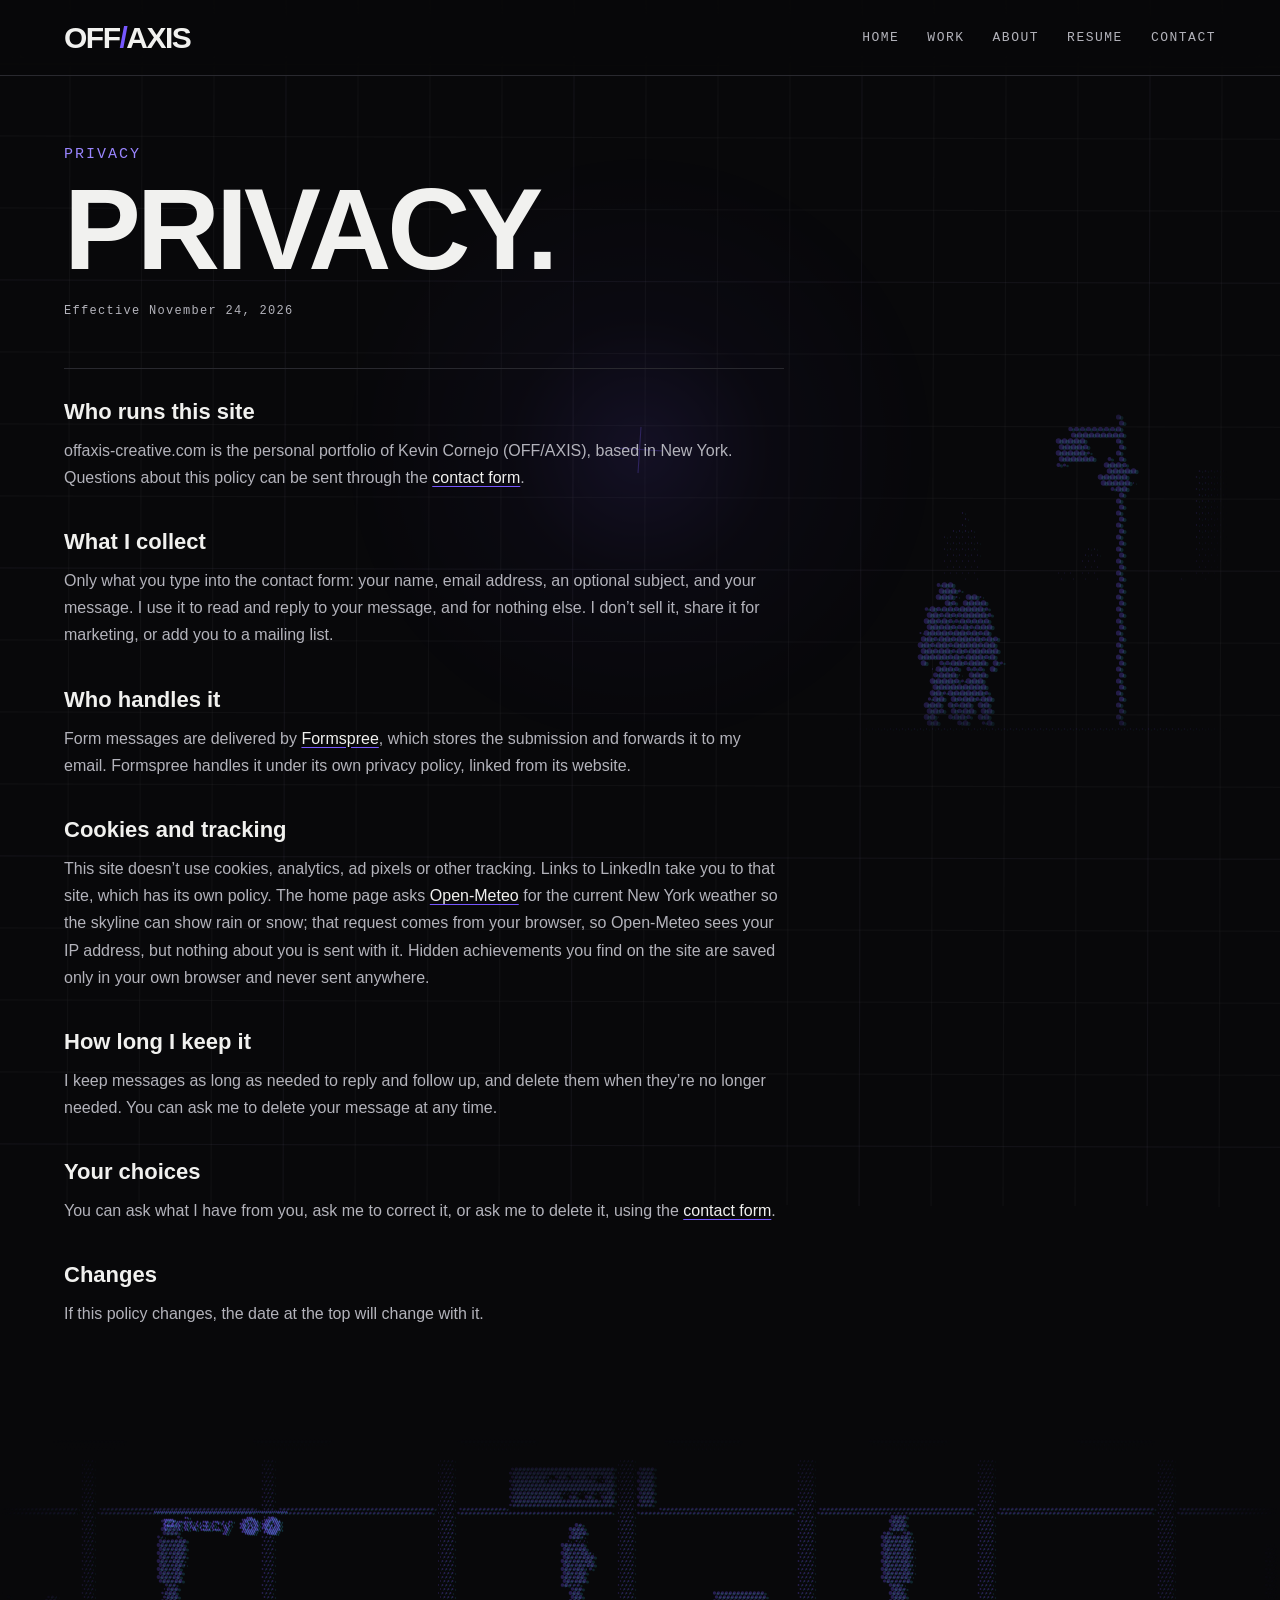
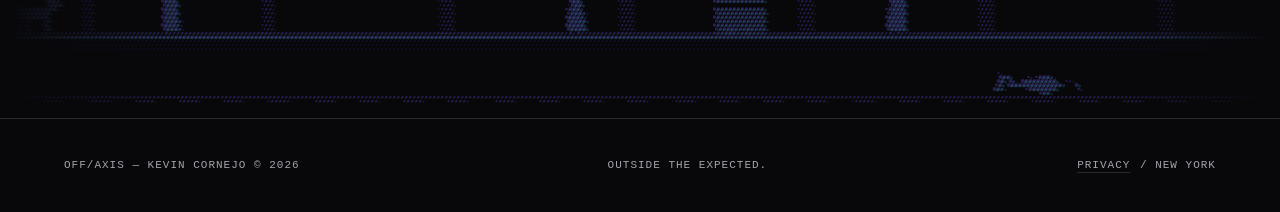
<file: privacy.html>
<!DOCTYPE html>
<html lang="en">
<head>
  <meta charset="UTF-8">
  <meta name="viewport" content="width=device-width, initial-scale=1.0">
  <title>Privacy | OFF/AXIS</title>
  <meta name="description" content="How offaxis-creative.com handles the information you send through the contact form.">
  <link rel="icon" href="favicon.svg" type="image/svg+xml">
  <link rel="stylesheet" href="css/global.css?v=20261126e">
  <link rel="stylesheet" href="css/legal.css?v=20261126e">
</head>
<body>
<a class="skip-link" href="#main">SKIP TO CONTENT</a>
<header>
  <a class="logo" href="index.html" aria-label="OFF/AXIS home">OFF<span>/</span>AXIS</a>
  <button class="nav-toggle" type="button" aria-label="Open navigation" aria-expanded="false" aria-controls="site-nav"><span></span></button>
  <nav id="site-nav" aria-label="Main">
    <a href="index.html">HOME</a>
    <a href="work.html">WORK</a>
    <a href="index.html#about">ABOUT</a>
    <a href="resume.html">RESUME</a>
    <a href="contact.html">CONTACT</a>
  </nav>
</header>
<main id="main">
<section class="legal page">
  <div class="ht-slot sl-privacy" aria-hidden="true"><canvas data-scene="cams" data-anim="1"></canvas></div>
  <p class="label purple">PRIVACY</p>
  <h1 class="page-title">PRIVACY.</h1>
  <p class="legal-date">Effective November 24, 2026</p>

  <div class="legal-body">
    <h2>Who runs this site</h2>
    <p>offaxis-creative.com is the personal portfolio of Kevin Cornejo (OFF/AXIS), based in New York. Questions about this policy can be sent through the <a href="contact.html">contact form</a>.</p>

    <h2>What I collect</h2>
    <p>Only what you type into the contact form: your name, email address, an optional subject, and your message. I use it to read and reply to your message, and for nothing else. I don’t sell it, share it for marketing, or add you to a mailing list.</p>

    <h2>Who handles it</h2>
    <p>Form messages are delivered by <a href="https://formspree.io/" target="_blank" rel="noopener noreferrer">Formspree</a>, which stores the submission and forwards it to my email. Formspree handles it under its own privacy policy, linked from its website.</p>

    <h2>Cookies and tracking</h2>
    <p>This site doesn’t use cookies, analytics, ad pixels or other tracking. Links to LinkedIn take you to that site, which has its own policy. The home page asks <a href="https://open-meteo.com/en/terms" target="_blank" rel="noopener noreferrer">Open-Meteo</a> for the current New York weather so the skyline can show rain or snow; that request comes from your browser, so Open-Meteo sees your IP address, but nothing about you is sent with it. Hidden achievements you find on the site are saved only in your own browser and never sent anywhere.</p>

    <h2>How long I keep it</h2>
    <p>I keep messages as long as needed to reply and follow up, and delete them when they’re no longer needed. You can ask me to delete your message at any time.</p>

    <h2>Your choices</h2>
    <p>You can ask what I have from you, ask me to correct it, or ask me to delete it, using the <a href="contact.html">contact form</a>.</p>

    <h2>Changes</h2>
    <p>If this policy changes, the date at the top will change with it.</p>
  </div>
</section>
</main>

<div class="ht-band"><canvas aria-hidden="true" data-scene="station" data-anim="1" data-step="4" data-stop="Privacy"></canvas></div>
<footer>
  <p>OFF/AXIS — KEVIN CORNEJO © 2026</p>
  <p>OUTSIDE THE EXPECTED.</p>
  <p><a href="privacy.html" aria-current="page">PRIVACY</a> / NEW YORK</p>
</footer>
  <script src="js/background.js?v=20261126e"></script>
  <script src="js/navigation.js?v=20261126e"></script>
  <script src="js/nyc.js?v=20261126e"></script>
  <script src="js/scenes.js?v=20261126e"></script>
  <script src="js/subway.js?v=20261126e"></script>
  <script src="js/eggs.js?v=20261126e"></script>
</body>
</html>
</file>
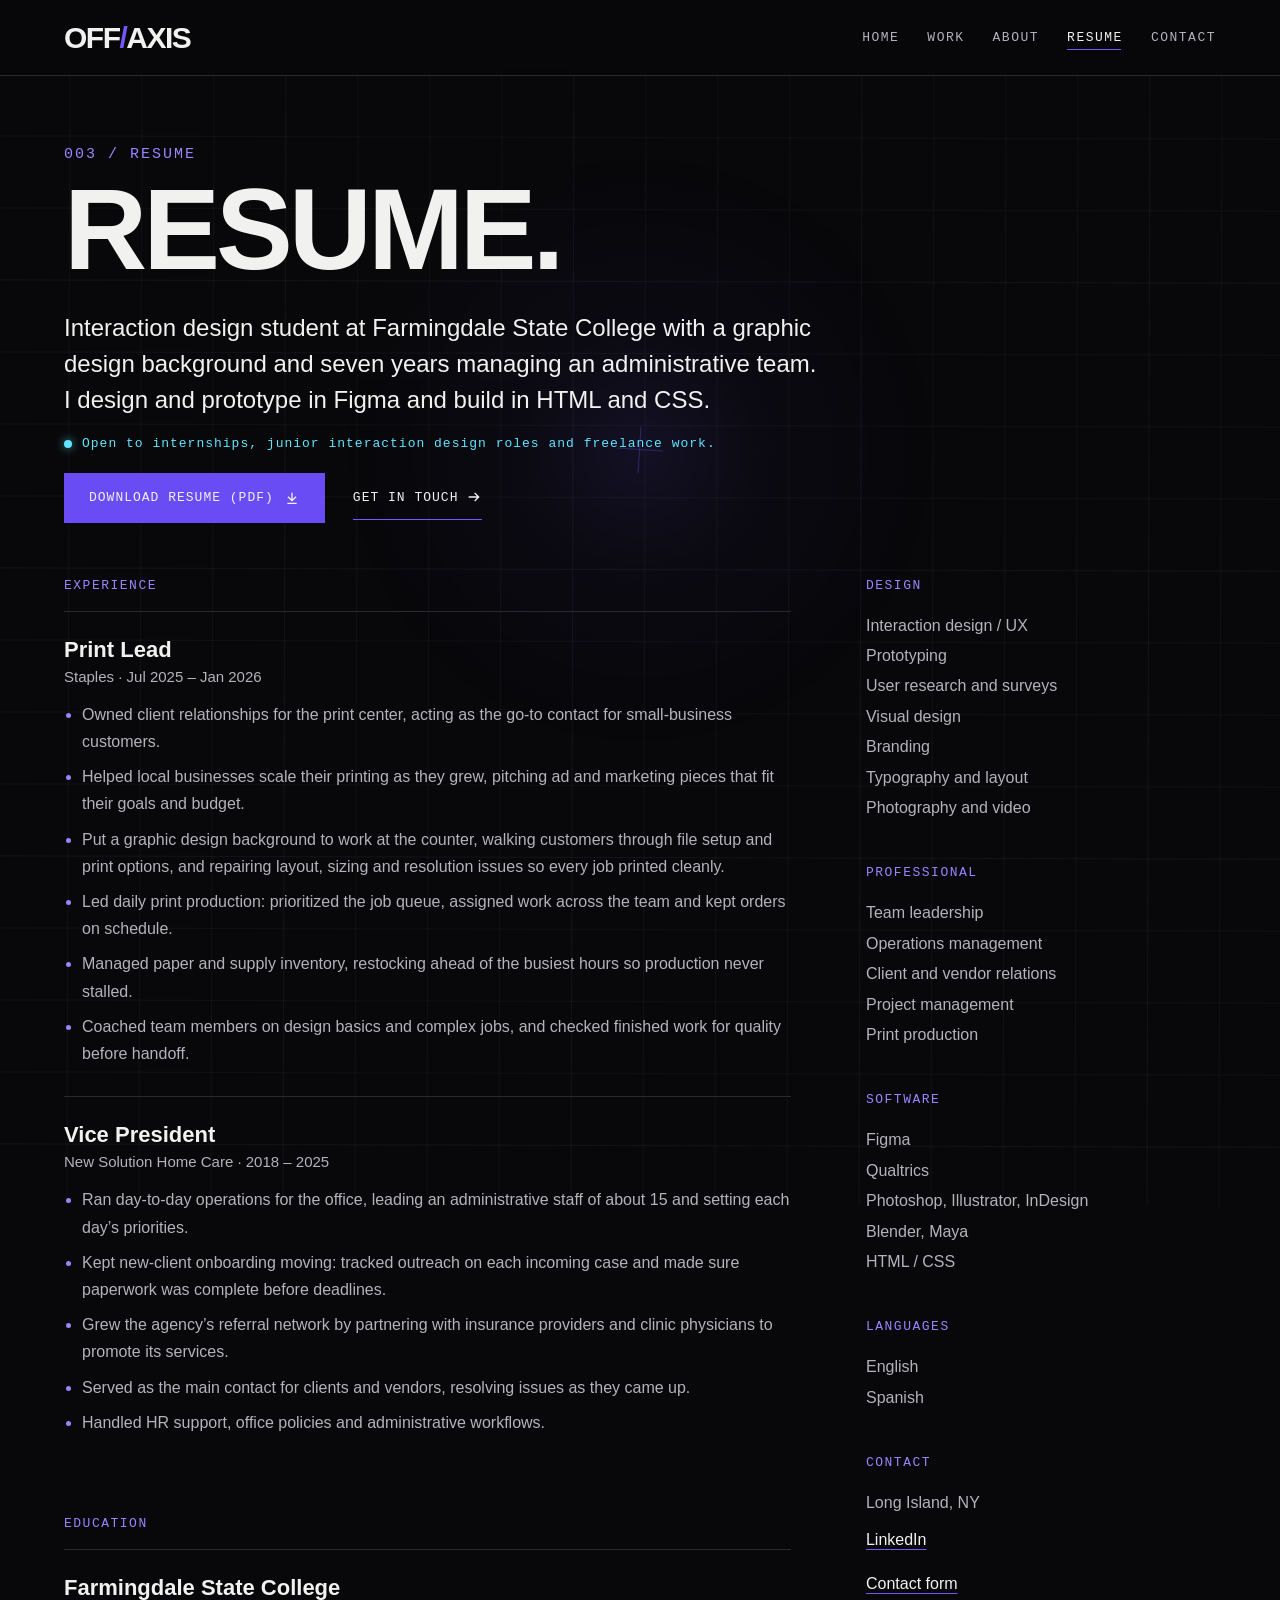
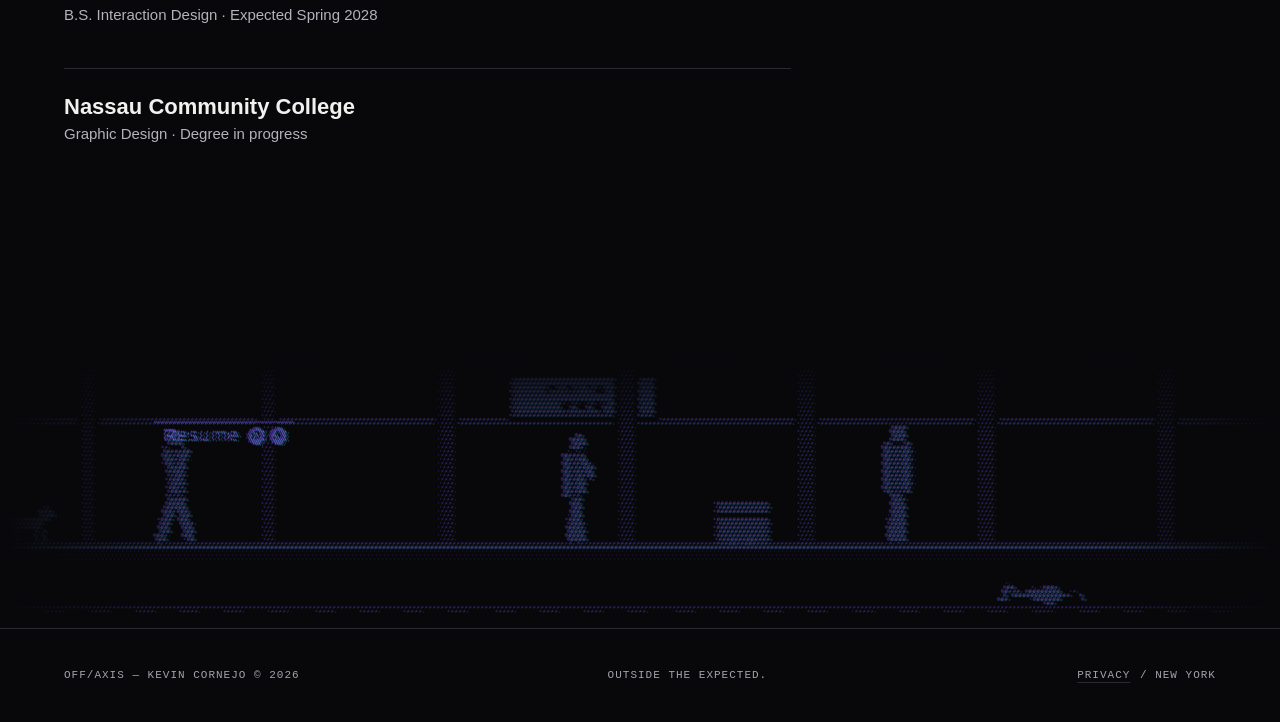
<file: resume.html>
<!DOCTYPE html>
<html lang="en">
<head>
  <meta charset="UTF-8">
  <meta name="viewport" content="width=device-width, initial-scale=1.0">
  <title>Resume | OFF/AXIS</title>
  <meta name="description" content="Resume of Kevin Cornejo: experience, education, creative and professional skills, and software.">
  <link rel="icon" href="favicon.svg" type="image/svg+xml">
  <link rel="stylesheet" href="css/global.css?v=20261126e">
  <link rel="stylesheet" href="css/resume.css?v=20261126e">
</head>
<body>
<a class="skip-link" href="#main">SKIP TO CONTENT</a>
<header>
  <a class="logo" href="index.html" aria-label="OFF/AXIS home">OFF<span>/</span>AXIS</a>
  <button class="nav-toggle" type="button" aria-label="Open navigation" aria-expanded="false" aria-controls="site-nav"><span></span></button>
  <nav id="site-nav" aria-label="Main">
    <a href="index.html">HOME</a>
    <a href="work.html">WORK</a>
    <a href="index.html#about">ABOUT</a>
    <a href="resume.html" aria-current="page">RESUME</a>
    <a href="contact.html">CONTACT</a>
  </nav>
</header>
<main id="main">
<section class="resume">
  <div class="ht-slot sl-resume" aria-hidden="true"><canvas data-scene="train" data-anim="1"></canvas></div>
  <p class="label purple">003 / RESUME</p>
  <h1>RESUME.</h1>
  <p class="resume-summary">Interaction design student at Farmingdale State College with a graphic design background and seven years managing an administrative team. I design and prototype in Figma and build in HTML and CSS.</p>
  <p class="resume-status"><span class="status-dot" aria-hidden="true"></span>Open to internships, junior interaction design roles and freelance work.</p>
  <div class="resume-actions">
    <a class="button button-primary" href="Kevin-Cornejo-Resume.pdf" download>DOWNLOAD RESUME (PDF) <svg class="icon" viewBox="0 0 24 24" fill="none" stroke="currentColor" stroke-width="2" aria-hidden="true" focusable="false"><path d="M12 4v12M6 10l6 6 6-6M5 20h14"/></svg></a>
    <a class="text-link" href="contact.html">GET IN TOUCH <svg class="icon icon-arrow-right" viewBox="0 0 24 24" fill="none" stroke="currentColor" stroke-width="2" aria-hidden="true" focusable="false"><path d="M4 12h15M13 6l6 6-6 6"/></svg></a>
  </div>

  <div class="resume-grid">
    <div class="resume-main">
      <section class="resume-section">
        <h2>EXPERIENCE</h2>
        <article>
          <div class="resume-title">
            <h3>Print Lead</h3>
            <span>Staples · Jul 2025 – Jan 2026</span>
          </div>
          <ul>
            <li>Owned client relationships for the print center, acting as the go-to contact for small-business customers.</li>
            <li>Helped local businesses scale their printing as they grew, pitching ad and marketing pieces that fit their goals and budget.</li>
            <li>Put a graphic design background to work at the counter, walking customers through file setup and print options, and repairing layout, sizing and resolution issues so every job printed cleanly.</li>
            <li>Led daily print production: prioritized the job queue, assigned work across the team and kept orders on schedule.</li>
            <li>Managed paper and supply inventory, restocking ahead of the busiest hours so production never stalled.</li>
            <li>Coached team members on design basics and complex jobs, and checked finished work for quality before handoff.</li>
          </ul>
        </article>
        <article>
          <div class="resume-title">
            <h3>Vice President</h3>
            <span>New Solution Home Care · 2018 – 2025</span>
          </div>
          <ul>
            <li>Ran day-to-day operations for the office, leading an administrative staff of about 15 and setting each day’s priorities.</li>
            <li>Kept new-client onboarding moving: tracked outreach on each incoming case and made sure paperwork was complete before deadlines.</li>
            <li>Grew the agency’s referral network by partnering with insurance providers and clinic physicians to promote its services.</li>
            <li>Served as the main contact for clients and vendors, resolving issues as they came up.</li>
            <li>Handled HR support, office policies and administrative workflows.</li>
          </ul>
        </article>
      </section>

      <section class="resume-section">
        <h2>EDUCATION</h2>
        <article>
          <div class="resume-title">
            <h3>Farmingdale State College</h3>
            <span>B.S. Interaction Design · Expected Spring 2028</span>
          </div>
        </article>
        <article>
          <div class="resume-title">
            <h3>Nassau Community College</h3>
            <span>Graphic Design · Degree in progress</span>
          </div>
        </article>
      </section>
    </div>

    <aside>
      <section class="side-section">
        <h2>DESIGN</h2>
        <p>Interaction design / UX<br>Prototyping<br>User research and surveys<br>Visual design<br>Branding<br>Typography and layout<br>Photography and video</p>
      </section>

      <section class="side-section">
        <h2>PROFESSIONAL</h2>
        <p>Team leadership<br>Operations management<br>Client and vendor relations<br>Project management<br>Print production</p>
      </section>

      <section class="side-section">
        <h2>SOFTWARE</h2>
        <p>Figma<br>Qualtrics<br>Photoshop, Illustrator, InDesign<br>Blender, Maya<br>HTML / CSS</p>
      </section>

      <section class="side-section">
        <h2>LANGUAGES</h2>
        <p>English<br>Spanish</p>
      </section>

      <section class="side-section">
        <h2>CONTACT</h2>
        <p>Long Island, NY<br><a class="resume-link" href="https://www.linkedin.com/in/offaxiscreative" target="_blank" rel="noopener noreferrer">LinkedIn</a><br><a class="resume-link" href="contact.html">Contact form</a></p>
      </section>
    </aside>
  </div>
</section>
</main>

<div class="ht-band"><canvas aria-hidden="true" data-scene="station" data-anim="1" data-step="4" data-stop="Resume"></canvas></div>
<footer>
  <p>OFF/AXIS — KEVIN CORNEJO © 2026</p>
  <p>OUTSIDE THE EXPECTED.</p>
  <p><a href="privacy.html">PRIVACY</a> / NEW YORK</p>
</footer>
  <script src="js/background.js?v=20261126e"></script>
  <script src="js/navigation.js?v=20261126e"></script>
  <script src="js/nyc.js?v=20261126e"></script>
  <script src="js/scenes.js?v=20261126e"></script>
  <script src="js/subway.js?v=20261126e"></script>
  <script src="js/eggs.js?v=20261126e"></script>
</body>
</html>
</file>
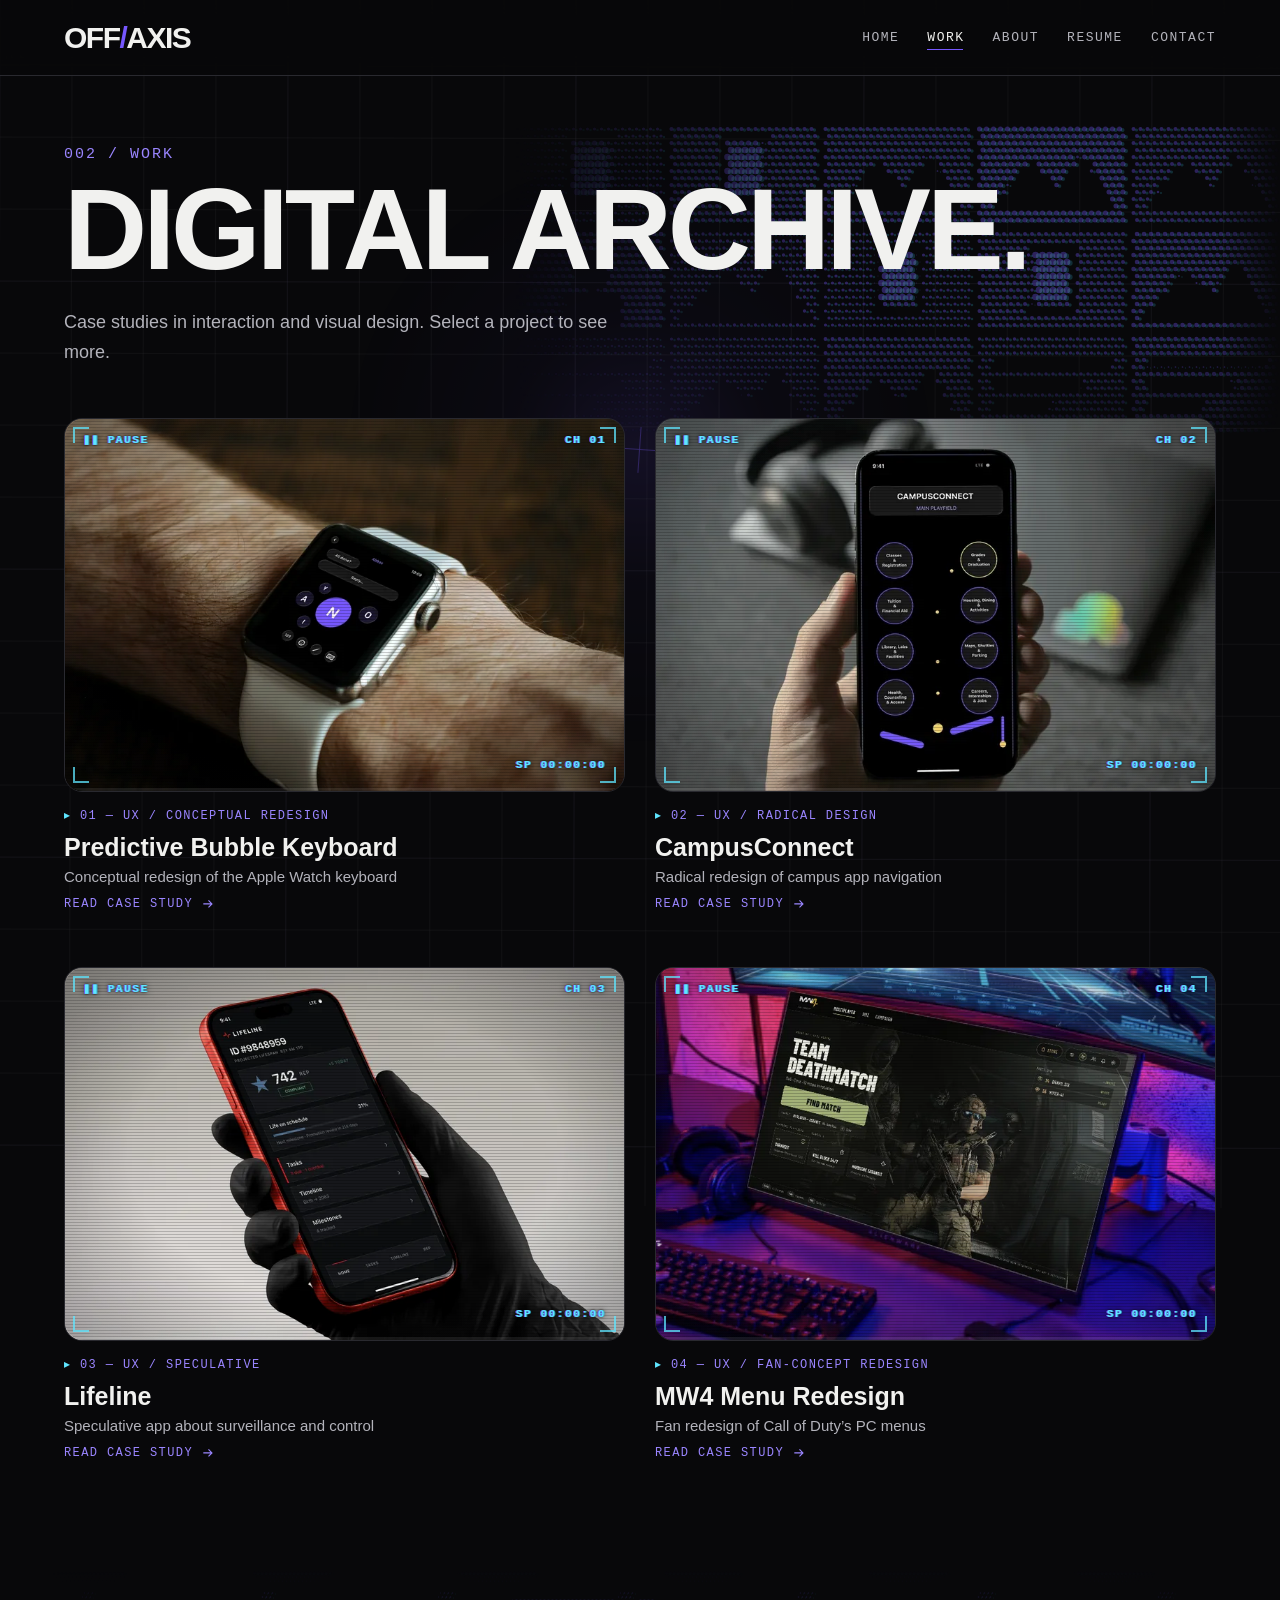
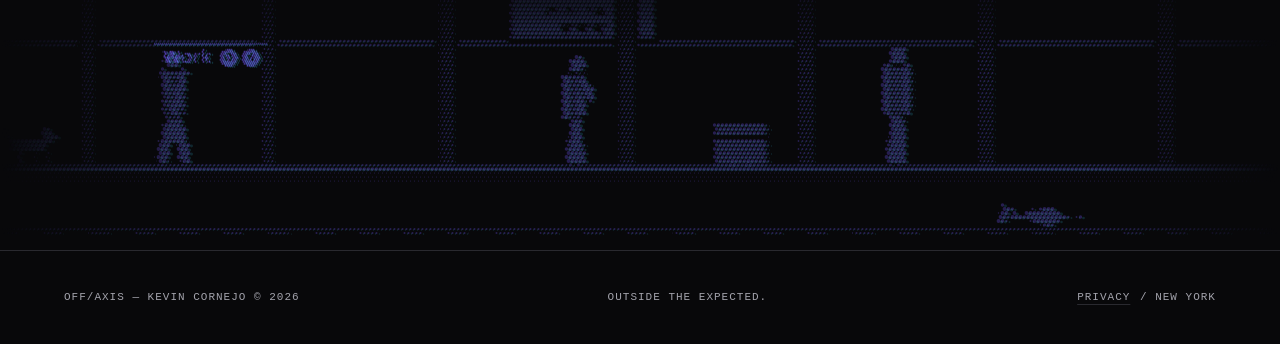
<file: work.html>
<!DOCTYPE html>
<html lang="en">
<head>
  <meta charset="UTF-8">
  <meta name="viewport" content="width=device-width, initial-scale=1.0">
  <title>Work | OFF/AXIS</title>
  <meta name="description" content="UX, visual design and game UI case studies by Kevin Cornejo (OFF/AXIS).">
  <meta property="og:title" content="Work | OFF/AXIS">
  <meta property="og:description" content="UX, visual design and game UI case studies by Kevin Cornejo.">
  <meta property="og:image" content="images/bubble-keyboard-1600.webp">
  <link rel="icon" href="favicon.svg" type="image/svg+xml">
  <link rel="stylesheet" href="css/global.css?v=20261126e">
  <link rel="stylesheet" href="css/work.css?v=20261126e">
</head>
<body>
<a class="skip-link" href="#main">SKIP TO CONTENT</a>
<header>
  <a class="logo" href="index.html" aria-label="OFF/AXIS home">OFF<span>/</span>AXIS</a>
  <button class="nav-toggle" type="button" aria-label="Open navigation" aria-expanded="false" aria-controls="site-nav"><span></span></button>
  <nav id="site-nav" aria-label="Main">
    <a href="index.html">HOME</a>
    <a href="work.html" aria-current="page">WORK</a>
    <a href="index.html#about">ABOUT</a>
    <a href="resume.html">RESUME</a>
    <a href="contact.html">CONTACT</a>
  </nav>
</header>
<main id="main">
<section class="work page">
  <div class="ht-slot sl-archive" aria-hidden="true"><canvas data-scene="archive" data-anim="1"></canvas></div>
  <p class="label purple">002 / WORK</p>
  <h1 class="page-title">DIGITAL ARCHIVE.</h1>
  <p class="intro">Case studies in interaction and visual design. Select a project to see more.</p>

  <div class="work-grid">

    <article class="work-item" id="bubble-keyboard">
      <a class="work-open" href="bubble-keyboard.html">
        <span class="work-image">
          <img fetchpriority="high" src="images/bubble-keyboard-800.webp" srcset="images/bubble-keyboard-800.webp 800w, images/bubble-keyboard-1600.webp 1600w" sizes="(max-width:700px) 90vw, 45vw" width="800" height="533" alt="An Apple Watch on a wrist over dark wood, showing the Bubble Keyboard: a large purple N bubble with smaller A, O, Y and I bubbles">
        </span>
        <span class="work-info">
          <span class="work-meta">01 — UX / CONCEPTUAL REDESIGN</span>
          <span class="work-title">Predictive Bubble Keyboard</span>
          <span class="work-type">Conceptual redesign of the Apple Watch keyboard</span>
          <span class="work-cta">READ CASE STUDY <svg class="icon icon-arrow-right" viewBox="0 0 24 24" fill="none" stroke="currentColor" stroke-width="2" stroke-linecap="butt" stroke-linejoin="miter" stroke-miterlimit="2" aria-hidden="true" focusable="false"><path d="M4 12h15M13 6l6 6-6 6"/></svg></span>
        </span>
      </a>
    </article>

    <article class="work-item" id="campusconnect">
      <a class="work-open" href="campusconnect.html">
        <span class="work-image">
          <img src="images/campusconnect-800.webp" srcset="images/campusconnect-800.webp 800w, images/campusconnect-1600.webp 1600w" sizes="(max-width:700px) 90vw, 45vw" width="800" height="533" alt="A hand holding an iPhone showing the CampusConnect playfield: eight round service targets, Grades and Graduation lit yellow, flippers and a yellow ball">
        </span>
        <span class="work-info">
          <span class="work-meta">02 — UX / RADICAL DESIGN</span>
          <span class="work-title">CampusConnect</span>
          <span class="work-type">Radical redesign of campus app navigation</span>
          <span class="work-cta">READ CASE STUDY <svg class="icon icon-arrow-right" viewBox="0 0 24 24" fill="none" stroke="currentColor" stroke-width="2" stroke-linecap="butt" stroke-linejoin="miter" stroke-miterlimit="2" aria-hidden="true" focusable="false"><path d="M4 12h15M13 6l6 6-6 6"/></svg></span>
        </span>
      </a>
    </article>

    <article class="work-item" id="lifeline">
      <a class="work-open" href="lifeline.html">
        <span class="work-image">
          <img src="images/lifeline-800.webp" srcset="images/lifeline-800.webp 800w, images/lifeline-1600.webp 1600w" sizes="(max-width:700px) 90vw, 45vw" width="800" height="533" alt="A black-gloved hand holding a red iPhone showing the Lifeline dashboard: ID #9848959, 742 REP, compliant, one task overdue" loading="lazy">
        </span>
        <span class="work-info">
          <span class="work-meta">03 — UX / SPECULATIVE</span>
          <span class="work-title">Lifeline</span>
          <span class="work-type">Speculative app about surveillance and control</span>
          <span class="work-cta">READ CASE STUDY <svg class="icon icon-arrow-right" viewBox="0 0 24 24" fill="none" stroke="currentColor" stroke-width="2" stroke-linecap="butt" stroke-linejoin="miter" stroke-miterlimit="2" aria-hidden="true" focusable="false"><path d="M4 12h15M13 6l6 6-6 6"/></svg></span>
        </span>
      </a>
    </article>

    <article class="work-item" id="mw4-menu">
      <a class="work-open" href="mw4-menu.html">
        <span class="work-image">
          <img src="images/mw4-800.webp" srcset="images/mw4-800.webp 800w, images/mw4-1600.webp 1600w" sizes="(max-width:700px) 90vw, 45vw" width="800" height="533" alt="A player at a gaming desk with the redesigned MW4 home screen on the monitor" loading="lazy">
        </span>
        <span class="work-info">
          <span class="work-meta">04 — UX / FAN-CONCEPT REDESIGN</span>
          <span class="work-title">MW4 Menu Redesign</span>
          <span class="work-type">Fan redesign of Call of Duty’s PC menus</span>
          <span class="work-cta">READ CASE STUDY <svg class="icon icon-arrow-right" viewBox="0 0 24 24" fill="none" stroke="currentColor" stroke-width="2" stroke-linecap="butt" stroke-linejoin="miter" stroke-miterlimit="2" aria-hidden="true" focusable="false"><path d="M4 12h15M13 6l6 6-6 6"/></svg></span>
        </span>
      </a>
    </article>

  </div>
</section>
</main>

<dialog class="project-dialog" aria-labelledby="dialog-title">
  <div class="dialog-bar">
    <p class="label">OFF<span class="purple">/</span>AXIS — PROJECT</p>
    <button class="dialog-close" type="button" aria-label="Close project">CLOSE <svg class="icon icon-close" viewBox="0 0 24 24" fill="none" stroke="currentColor" stroke-width="2" stroke-linecap="butt" stroke-linejoin="miter" stroke-miterlimit="2" aria-hidden="true" focusable="false"><path d="m6 6 12 12M18 6 6 18"/></svg></button>
  </div>
  <div class="dialog-body"></div>
</dialog>

<div class="ht-band"><canvas aria-hidden="true" data-scene="station" data-anim="1" data-step="4" data-stop="Work"></canvas></div>
<footer>
  <p>OFF/AXIS — KEVIN CORNEJO © 2026</p>
  <p>OUTSIDE THE EXPECTED.</p>
  <p><a href="privacy.html">PRIVACY</a> / NEW YORK</p>
</footer>
  <script src="js/background.js?v=20261126e"></script>
  <script src="js/navigation.js?v=20261126e"></script>
  <script src="js/nyc.js?v=20261126e"></script>
  <script src="js/scenes.js?v=20261126e"></script>
  <script src="js/subway.js?v=20261126e"></script>
  <script src="js/eggs.js?v=20261126e"></script>
  <script src="js/vhs.js?v=20261126e"></script>
  <script src="js/work.js?v=20261126e"></script>
</body>
</html>
</file>
<file: css/global.css>
:root{
  --bg:#08080a;--surface:#101012;--white:#f1f1ef;--gray:#b3b3bb;--dim:#a3a3ac;--line:#29292f;--purple:#7657ff;--purple-text:#9a85ff;--purple-fill:#6a4cf5;
  /* motion tokens */
  --dur-press:150ms;--dur-pop:250ms;--dur-exit:180ms;
  --ease-out:cubic-bezier(.32,.72,0,1);--ease-in:cubic-bezier(.55,0,1,.45);--ease-move:cubic-bezier(.77,0,.175,1);
}
*{box-sizing:border-box;margin:0;padding:0}
html{scroll-behavior:smooth}
body{position:relative;isolation:isolate;overflow-x:hidden;background:var(--bg);color:var(--white);font-family:Arial,Helvetica,sans-serif}
img{display:block;max-width:100%;height:auto}

/* moving axis grid: static fallback on body::before, JS swaps in a composited layer */
body::before,.axis-grid{content:"";position:fixed;inset:-300px;z-index:-4;pointer-events:none;opacity:.55;background-image:linear-gradient(rgba(255,255,255,.055) 1px,transparent 1px),linear-gradient(90deg,rgba(255,255,255,.055) 1px,transparent 1px),linear-gradient(rgba(118,87,255,.045) 1px,transparent 1px),linear-gradient(90deg,rgba(118,87,255,.045) 1px,transparent 1px);background-size:72px 72px,72px 72px,288px 288px,288px 288px}
body::before{transform:rotate(.15deg)}
body.has-axis-grid::before{display:none}
.axis-grid{will-change:transform}
body::after{content:"";position:fixed;left:0;right:0;top:-2px;height:1px;z-index:-2;pointer-events:none;background:linear-gradient(90deg,transparent,rgba(118,87,255,.5),transparent);opacity:.55;animation:axisScan 12s linear infinite}
@keyframes axisScan{from{transform:translateY(0)}to{transform:translateY(100vh)}}

header,main,footer{position:relative;z-index:1}
.skip-link{position:absolute;left:5%;top:-60px;z-index:200;background:var(--purple-fill);color:var(--white);padding:12px 16px;font:13px monospace;letter-spacing:1px;text-decoration:none}
.skip-link:focus{top:12px}
header{z-index:100;min-height:76px;padding:0 5%;display:flex;align-items:center;justify-content:space-between;border-bottom:1px solid var(--line)}
.logo{font-size:30px;font-weight:900;letter-spacing:-1.5px;color:var(--white);text-decoration:none}
.logo span,.purple{color:var(--purple)}
.label.purple,.purple-text{color:var(--purple-text)}

nav{display:flex;gap:28px;z-index:110}
nav a{position:relative;z-index:111;display:inline-flex;align-items:center;min-height:44px;color:var(--gray);font:13px monospace;letter-spacing:1.5px;text-decoration:none;pointer-events:auto;transition:color var(--dur-press) ease}
nav a:hover,nav a[aria-current="page"]{color:var(--white)}
nav a[aria-current="page"]::after{content:"";position:absolute;left:0;right:1.5px;bottom:10px;height:1px;background:var(--purple)}
.label,small{font:13px monospace;letter-spacing:1.5px;color:var(--gray)}
.button{display:inline-flex;align-items:center;gap:10px;border:1px solid #555;padding:16px 24px;color:var(--white);text-decoration:none;font:13px monospace;letter-spacing:1px;transition:border-color var(--dur-press) ease,transform var(--dur-press) var(--ease-out)}
.button:hover{border-color:var(--purple)}
.button:active{transform:scale(.96)}
h1{font-kerning:normal;text-rendering:optimizeLegibility}
/* OFF/AXIS icons: 24 grid, 2px stroke, square ends; size follows the text */
.icon{width:1.15em;height:1.15em;flex:none;vertical-align:-.2em;transition:transform var(--dur-press) var(--ease-out)}
@media(hover:hover) and (pointer:fine){
  a:hover .icon-arrow-right,button:hover .icon-arrow-right,button:hover .icon-send{transform:translateX(3px)}
  a:hover .icon-arrow-up-right{transform:translate(2px,-2px)}
}
:focus-visible{outline:2px solid var(--purple);outline-offset:3px}

footer{padding:24px 5%;border-top:1px solid var(--line);display:flex;justify-content:space-between;align-items:center;gap:20px;color:var(--dim);font:11px monospace;letter-spacing:1px}
footer a{color:var(--dim);text-decoration:underline;text-decoration-color:var(--line);text-underline-offset:4px;transition:color var(--dur-press) ease}
footer a:hover{color:var(--white)}

.cursor-glow{position:fixed;width:650px;height:650px;left:0;top:0;z-index:-3;pointer-events:none;border-radius:50%;opacity:.22;background:radial-gradient(circle,rgba(118,87,255,.5) 0%,rgba(118,87,255,.15) 28%,rgba(118,87,255,0) 68%);transform:translate3d(-1000px,-1000px,0);will-change:transform}
.axis-crosshair{position:fixed;width:46px;height:46px;left:0;top:0;z-index:-1;opacity:.36;pointer-events:none;transform:translate3d(-100px,-100px,0)}
.axis-crosshair::before,.axis-crosshair::after{content:"";position:absolute;background:rgba(118,87,255,.8)}
.axis-crosshair::before{width:46px;height:1px;top:22px;left:0}
.axis-crosshair::after{width:1px;height:46px;left:22px;top:0}

.nav-toggle{display:none;width:44px;height:44px;border:1px solid var(--line);background:rgba(8,8,10,.92);color:var(--white);cursor:pointer;align-items:center;justify-content:center;padding:0;position:relative;z-index:120}
.nav-toggle span,.nav-toggle::before,.nav-toggle::after{content:"";display:block;width:19px;height:1px;background:currentColor;position:absolute;transition:transform .25s var(--ease-move),opacity .2s ease}
.nav-toggle::before{transform:translateY(-6px)}
.nav-toggle::after{transform:translateY(6px)}

/* shared page heading block */
.page{padding:70px 5%;min-height:80vh}
.page-title{font-size:clamp(58px,9vw,130px);letter-spacing:-.035em;line-height:.9;margin-top:15px}

@media(max-width:760px){
header{min-height:70px;padding:0 5%;flex-wrap:wrap}
.logo{font-size:26px}
.nav-toggle{display:flex;flex:0 0 44px}
header nav{position:static;order:3;flex-basis:100%;width:100%;display:flex;flex-direction:column;align-items:stretch;gap:0;max-height:0;overflow:hidden;padding:0;opacity:0;visibility:hidden;pointer-events:none;background:rgba(8,8,10,.97);border-bottom:0;transition:max-height .3s var(--ease-move),opacity .22s ease,padding .3s var(--ease-move),visibility .22s ease}
header nav a{display:flex;width:100%;padding:14px 0;font-size:14px;border-bottom:1px solid rgba(255,255,255,.07)}
header nav a[aria-current="page"]::after{display:none}
header nav a[aria-current="page"]{color:var(--purple-text)}
header nav a:last-child{border-bottom:0}
body.nav-open header nav{max-height:360px;padding:8px 0 16px;opacity:1;visibility:visible;pointer-events:auto;border-bottom:1px solid var(--line)}
body.nav-open .nav-toggle span{opacity:0}
body.nav-open .nav-toggle::before{transform:rotate(45deg)}
body.nav-open .nav-toggle::after{transform:rotate(-45deg)}
footer{flex-direction:column;align-items:flex-start}
.page{padding-top:45px}
}
@media(hover:none),(pointer:coarse){.cursor-glow,.axis-crosshair{display:none}}
@media(prefers-reduced-motion:reduce){
  html{scroll-behavior:auto}
  body::after{display:none;animation:none}
  .cursor-glow,.axis-crosshair{display:none}
  *,*::before,*::after{transition-duration:0s!important;animation-duration:0s!important}
}

/* touch targets: 44px tall hit areas without changing the look */
.logo{display:inline-flex;align-items:center;min-height:44px}
footer a{display:inline-flex;align-items:center;min-height:44px;padding:0 2px}
@media(max-width:760px){footer{gap:4px}}

/* sticky nav: stays on top, frosted so content reads underneath */
header{position:sticky;top:0;background:rgba(8,8,10,.78);-webkit-backdrop-filter:blur(14px) saturate(140%);backdrop-filter:blur(14px) saturate(140%)}
html{scroll-padding-top:96px}
@media(max-width:760px){html{scroll-padding-top:84px}}
@supports not ((backdrop-filter:blur(1px)) or (-webkit-backdrop-filter:blur(1px))){header{background:rgba(8,8,10,.96)}}

/* halftone scene band above the footer: one per page, themed to its content (js/scenes.js) */
.ht-band{position:relative;z-index:0;height:280px;margin-top:40px;pointer-events:none;opacity:.36;overflow:hidden;-webkit-mask-image:linear-gradient(to right,transparent,#000 14%,#000 86%,transparent),linear-gradient(to bottom,transparent,#000 30%);mask-image:linear-gradient(to right,transparent,#000 14%,#000 86%,transparent),linear-gradient(to bottom,transparent,#000 30%);-webkit-mask-composite:source-in;mask-composite:intersect}
.ht-band canvas{display:block;width:100%;height:100%;opacity:0;transition:opacity 900ms cubic-bezier(.32,.72,0,1);will-change:transform}
.ht-band canvas.in{opacity:1}
@media(max-width:760px){.ht-band{height:150px;margin-top:24px}}
@media (prefers-reduced-motion:reduce){.ht-band canvas{transition:none;opacity:1}}

/* halftone vignettes in negative space (beside headings, empty columns) */
.ht-host,.home-work,.resume,.legal{position:relative;isolation:isolate}
.ht-slot{position:absolute;z-index:-1;pointer-events:none;opacity:.32;-webkit-mask-image:linear-gradient(to right,transparent,#000 18%,#000 88%,transparent),linear-gradient(to bottom,transparent,#000 15%,#000 85%,transparent);mask-image:linear-gradient(to right,transparent,#000 18%,#000 88%,transparent),linear-gradient(to bottom,transparent,#000 15%,#000 85%,transparent);-webkit-mask-composite:source-in;mask-composite:intersect}
.ht-slot canvas{display:block;width:100%;height:100%;opacity:0;transition:opacity 900ms cubic-bezier(.32,.72,0,1);will-change:transform}
.ht-slot canvas.in{opacity:1}
.ht-auto{right:0}
.sl-showcase{right:5%;top:70px;width:44%;height:200px}
.sl-resume{left:calc(5% + 780px);right:5%;top:40px;height:260px}
.sl-privacy{left:calc(5% + 780px);right:4%;top:300px;height:380px}
.ht-flow{position:relative;z-index:0;height:220px;margin-top:40px;width:100%}
@media(max-width:1099px){.sl-showcase{display:none}}@media(max-width:1299px){.sl-resume{display:none}}@media(max-width:1279px){.sl-privacy{display:none}}
@media (prefers-reduced-motion:reduce){.ht-slot canvas{transition:none;opacity:1}}

/* title backdrops: Work (archive wall) and Contact (broadcast tower) */
.work.page,.contact{position:relative;isolation:isolate}
.sl-archive,.sl-signal{opacity:.42;-webkit-mask-image:linear-gradient(to right,transparent,#000 40%,#000 92%,transparent),linear-gradient(to bottom,transparent,#000 12%,#000 70%,transparent);mask-image:linear-gradient(to right,transparent,#000 40%,#000 92%,transparent),linear-gradient(to bottom,transparent,#000 12%,#000 70%,transparent)}
.sl-archive{right:0;top:0;width:60%;height:380px}
.sl-signal{right:0;top:0;width:58%;height:min(62vh,520px)}
@media(max-width:900px){.sl-archive,.sl-signal{width:100%;opacity:.3}.sl-archive{height:260px}.sl-signal{height:320px}}

/* VHS / cyberpunk tape overlay on project cards (js/vhs.js) */
.work-image,.home-card-image{position:relative}
.vhs{position:absolute;inset:0;pointer-events:none;overflow:hidden;border-radius:inherit}
.vhs>span{position:absolute;inset:0}
.vhs-scan{background:repeating-linear-gradient(0deg,rgba(0,0,0,.28) 0 1px,transparent 1px 3px),radial-gradient(ellipse at center,transparent 55%,rgba(8,8,10,.45));opacity:.7}
.vhs-ch,.vhs-tear{background-size:cover;background-position:center;opacity:0;mix-blend-mode:screen}
.vhs-p{filter:grayscale(1) sepia(1) hue-rotate(205deg) saturate(6) brightness(.75)}
.vhs-c{filter:grayscale(1) sepia(1) hue-rotate(140deg) saturate(5) brightness(.7)}
.vhs-tear{mix-blend-mode:normal}
.vhs-track{top:-20%;bottom:auto;height:16%;opacity:0;background:repeating-linear-gradient(0deg,rgba(255,255,255,.16) 0 1px,transparent 1px 2px),linear-gradient(transparent,rgba(64,224,255,.22) 45%,rgba(118,87,255,.28) 55%,transparent)}
.vhs>.vhs-osd{inset:auto;font:600 11px/1 monospace;letter-spacing:1.6px;color:#5fe6ff;text-shadow:-1px 0 rgba(118,87,255,.9),1px 0 rgba(64,224,255,.6),0 0 6px rgba(0,0,0,.9),0 0 2px #000;white-space:nowrap}
.vhs-osd b{font-weight:600}
.vhs-osd i{font-style:normal;font-variant-numeric:tabular-nums}
.vhs>.vhs-osd.tl{top:16px;left:18px}.vhs>.vhs-osd.tr{top:16px;right:18px}.vhs>.vhs-osd.br{bottom:20px;right:18px}
.vhs.glitch .vhs-p{animation:vhsP 420ms steps(1) forwards}
.vhs.glitch .vhs-c{animation:vhsC 420ms steps(1) forwards}
.vhs.glitch .t1{animation:vhsT1 420ms steps(1) forwards;clip-path:inset(var(--y1) 0 calc(100% - var(--y1) - 7%) 0)}
.vhs.glitch .t2{animation:vhsT2 420ms steps(1) forwards;clip-path:inset(var(--y2) 0 calc(100% - var(--y2) - 4%) 0)}
.vhs.glitch .vhs-track{animation:vhsTrack 620ms cubic-bezier(.32,.72,0,1) forwards}
@keyframes vhsP{0%{opacity:.75;transform:translateX(-7px)}25%{opacity:.6;transform:translateX(4px)}50%{opacity:.7;transform:translateX(-3px)}75%{opacity:.35;transform:translateX(1px)}100%{opacity:0;transform:none}}
@keyframes vhsC{0%{opacity:.6;transform:translateX(7px)}25%{opacity:.5;transform:translateX(-5px)}50%{opacity:.55;transform:translateX(3px)}75%{opacity:.25;transform:translateX(-1px)}100%{opacity:0;transform:none}}
@keyframes vhsT1{0%{opacity:1;transform:translateX(-18px)}30%{opacity:1;transform:translateX(12px)}60%{opacity:1;transform:translateX(-5px)}100%{opacity:0;transform:none}}
@keyframes vhsT2{0%{opacity:0}20%{opacity:1;transform:translateX(22px)}50%{opacity:1;transform:translateX(-9px)}80%{opacity:.8;transform:translateX(3px)}100%{opacity:0;transform:none}}
@keyframes vhsTrack{0%{opacity:1;transform:translateY(0)}80%{opacity:.8}100%{opacity:0;transform:translateY(800%)}}
@media (prefers-reduced-motion:reduce){.vhs.glitch>span{animation:none!important}}

/* themed card frame: HUD corners, chromatic edge glow, tape progress */
.vhs>.vhs-k{inset:auto;width:16px;height:16px;border:0 solid rgba(95,230,255,.75);transition:transform 250ms cubic-bezier(.32,.72,0,1),border-color 150ms ease}
.vhs>.k1{top:8px;left:8px;border-top-width:2px;border-left-width:2px}
.vhs>.k2{top:8px;right:8px;border-top-width:2px;border-right-width:2px}
.vhs>.k3{bottom:8px;left:8px;border-bottom-width:2px;border-left-width:2px}
.vhs>.k4{bottom:8px;right:8px;border-bottom-width:2px;border-right-width:2px}
.vhs>.vhs-bar{inset:auto 0 0 0;height:3px;background:rgba(255,255,255,.08)}
.vhs-bar i{position:absolute;inset:0;background:linear-gradient(90deg,#7657ff,#40e0ff);transform:scaleX(0);transform-origin:0 50%}
.vhs.playing .vhs-bar i{transform:scaleX(1);transition:transform 12s linear}
.work-image,.home-card-image{border-radius:14px;transition:border-color 150ms ease,box-shadow 250ms cubic-bezier(.32,.72,0,1)}
@media (hover:hover) and (pointer:fine){
  .work-open:hover .work-image,.home-card:hover .home-card-image{border-color:rgba(118,87,255,.9);box-shadow:-3px 0 0 rgba(118,87,255,.55),3px 0 0 rgba(64,224,255,.35),0 0 32px rgba(118,87,255,.18)}
  .work-open:hover .vhs>.k1,.home-card:hover .vhs>.k1{transform:translate(4px,4px)}
  .work-open:hover .vhs>.k2,.home-card:hover .vhs>.k2{transform:translate(-4px,4px)}
  .work-open:hover .vhs>.k3,.home-card:hover .vhs>.k3{transform:translate(4px,-4px)}
  .work-open:hover .vhs>.k4,.home-card:hover .vhs>.k4{transform:translate(-4px,-4px)}
}
.work-open:focus-visible .work-image,.home-card:focus-visible .home-card-image{box-shadow:-3px 0 0 rgba(118,87,255,.55),3px 0 0 rgba(64,224,255,.35)}
.work-meta::before,.home-card-meta::before{content:"▸ ";color:#5fe6ff}
@media (prefers-reduced-motion:reduce){.vhs.playing .vhs-bar i{transition:none;transform:scaleX(0)}.vhs>.vhs-k{transition:none}}

/* subway station sign: small overlay with its own fine halftone, sitting over the footer scene */
.ht-stop{position:relative;z-index:1;height:30px;width:calc(30px * var(--ratio));margin:-200px 0 170px 12%;opacity:.72;pointer-events:none}
.ht-stop canvas{display:block;width:100%;height:100%;opacity:0;transition:opacity 900ms cubic-bezier(.32,.72,0,1)}
.ht-stop canvas.in{opacity:1}
@media(max-width:760px){.ht-stop{height:22px;width:calc(22px * var(--ratio));margin:-150px auto 128px}}
@media (prefers-reduced-motion:reduce){.ht-stop canvas{transition:none;opacity:1}}

/* subway map easter egg (js/subway.js) */
button.ht-stop{display:block;padding:0;border:0;background:none;pointer-events:auto;cursor:pointer;transition:opacity 150ms ease,transform 150ms cubic-bezier(.32,.72,0,1)}
@media (hover:hover) and (pointer:fine){button.ht-stop:hover{opacity:1}}
button.ht-stop:active{transform:scale(.96)}
button.ht-stop:focus-visible{outline:2px solid var(--purple-text);outline-offset:6px;opacity:1}
.subway-map{--acc:#5fe6ff;position:relative;z-index:3;width:min(560px,calc(100% - 40px));margin:-150px 0 30px 12%;padding:20px 24px 22px;overflow:hidden;border:1px solid rgba(255,255,255,.12);border-radius:14px;box-shadow:0 12px 34px rgba(0,0,0,.55),0 0 24px rgba(95,230,255,.1);
  background:
    linear-gradient(var(--acc),var(--acc)) left 9px top 9px/12px 1.5px no-repeat,linear-gradient(var(--acc),var(--acc)) left 9px top 9px/1.5px 12px no-repeat,
    linear-gradient(var(--acc),var(--acc)) right 9px bottom 9px/12px 1.5px no-repeat,linear-gradient(var(--acc),var(--acc)) right 9px bottom 9px/1.5px 12px no-repeat,
    linear-gradient(180deg,rgba(255,255,255,.04),transparent 45%),rgba(12,12,18,.92);
  backdrop-filter:blur(14px);-webkit-backdrop-filter:blur(14px);animation:mapIn 220ms cubic-bezier(.32,.72,0,1)}
.subway-map::before{content:"";position:absolute;inset:0;pointer-events:none;background:repeating-linear-gradient(0deg,rgba(0,0,0,.22) 0 1px,transparent 1px 3px);opacity:.5}
.subway-map::after{content:"";position:absolute;right:0;bottom:0;width:45%;height:100%;opacity:.3;pointer-events:none;background:radial-gradient(circle,var(--acc) 1.1px,transparent 1.7px) 0 0/7px 7px;-webkit-mask-image:radial-gradient(circle at 100% 100%,#000,transparent 70%);mask-image:radial-gradient(circle at 100% 100%,#000,transparent 70%)}
.subway-map>*{position:relative;z-index:1}
.subway-title::after{content:"";flex:1;min-width:24px;height:1px;background:linear-gradient(90deg,var(--acc),transparent);opacity:.6}
.subway-title{color:var(--acc)!important}
@keyframes mapIn{from{opacity:0;transform:translateY(8px) scale(.97)}}
.subway-title{display:flex;align-items:center;gap:6px;margin:0 0 16px;font:11px monospace;letter-spacing:1.4px;color:var(--gray)}
.subway-title .bullet{display:grid;place-items:center;width:18px;height:18px;border-radius:50%;background:#f2f2f2;color:#000;font:700 11px/1 Arial,sans-serif}
.subway-title .bullet+.bullet{margin-right:6px}
.subway-line{position:relative;display:flex;justify-content:space-between;list-style:none;margin:0;padding:0}
.subway-line::before{content:"";position:absolute;left:10px;right:10px;top:15px;height:8px;border-radius:4px;background:radial-gradient(circle,#9b85ff 1.5px,transparent 2.1px) 0 0/5px 5px}
.subway-line button{position:relative;display:flex;flex-direction:column;align-items:center;gap:8px;min-width:44px;min-height:44px;padding:6px 2px;border:0;background:none;color:var(--white);font:12px monospace;letter-spacing:1px;cursor:pointer}
.subway-line i{display:block;width:18px;height:18px;border-radius:50%;background:#0b0b0e;border:3px solid #f2f2f2;transition:transform 150ms cubic-bezier(.32,.72,0,1),border-color 150ms ease}
.subway-line em{font-style:normal;font-size:9px;color:#5fe6ff}
.subway-line .here i{border-color:#5fe6ff;box-shadow:0 0 12px rgba(95,230,255,.6)}
.subway-line .here button{cursor:default}
@media (hover:hover) and (pointer:fine){.subway-line li:not(.here) button:hover i{transform:scale(1.2);border-color:#ff6fb0}}
.subway-line button:focus-visible{outline:2px solid var(--purple-text);outline-offset:2px;border-radius:6px}
.subway-line .picked i{border-color:#ff6fb0;background:#ff6fb0}
.departing{pointer-events:none}
/* the express train that rolls through before you arrive */
.express{position:absolute;left:0;top:30%;height:38%;width:120%;z-index:2;
  background:
    repeating-linear-gradient(90deg,transparent 0 3%,rgba(0,0,0,.9) 3% 6%,transparent 6% 9%) 0 30%/100% 30% no-repeat,
    radial-gradient(circle,#c9bcff 1.4px,transparent 2px) 0 0/5px 5px;
  border-radius:8px;transform:translateX(105%);animation:express 1.1s cubic-bezier(.55,0,.2,1) forwards}
@keyframes express{to{transform:translateX(-110%)}}
@media(max-width:760px){.subway-map{margin:-120px auto 24px}.subway-line button{font-size:10px}}

/* ---- easter eggs (js/eggs.js) ---- */
.ht-street,.ht-band{pointer-events:none}
.oa-hot{position:absolute;padding:0;border:0;background:none;cursor:pointer;pointer-events:auto;border-radius:10px}
.oa-hot:focus-visible{outline:2px dashed var(--purple-text);outline-offset:2px}
.oa-float{position:absolute;z-index:5;transform:translate(-50%,0);font:700 14px monospace;letter-spacing:1px;color:#5fe6ff;text-shadow:0 0 10px rgba(95,230,255,.7);pointer-events:none;animation:oaFloat 1.2s cubic-bezier(.32,.72,0,1) forwards}
@keyframes oaFloat{to{transform:translate(-50%,-48px);opacity:0}}
.oa-toast{--acc:#5fe6ff;position:fixed;right:20px;bottom:20px;z-index:60;display:flex;gap:14px;align-items:center;min-width:280px;padding:16px 22px 16px 16px;overflow:hidden;
  border:1px solid rgba(255,255,255,.12);border-radius:14px;box-shadow:0 12px 34px rgba(0,0,0,.55),0 0 24px rgba(95,230,255,.12);
  background:
    linear-gradient(var(--acc),var(--acc)) left 9px top 9px/12px 1.5px no-repeat,linear-gradient(var(--acc),var(--acc)) left 9px top 9px/1.5px 12px no-repeat,
    linear-gradient(var(--acc),var(--acc)) right 9px bottom 9px/12px 1.5px no-repeat,linear-gradient(var(--acc),var(--acc)) right 9px bottom 9px/1.5px 12px no-repeat,
    linear-gradient(180deg,rgba(255,255,255,.04),transparent 45%),rgba(12,12,18,.92);
  backdrop-filter:blur(14px);-webkit-backdrop-filter:blur(14px);opacity:0;transform:translateY(14px);pointer-events:none;transition:opacity 200ms ease,transform 250ms cubic-bezier(.32,.72,0,1)}
.oa-toast::after{content:"";position:absolute;right:0;bottom:0;width:55%;height:100%;opacity:.35;pointer-events:none;
  background:radial-gradient(circle,var(--acc) 1.1px,transparent 1.7px) 0 0/7px 7px;
  -webkit-mask-image:radial-gradient(circle at 100% 100%,#000,transparent 70%);mask-image:radial-gradient(circle at 100% 100%,#000,transparent 70%)}
.oa-toast::before{content:"";position:absolute;inset:0;pointer-events:none;background:repeating-linear-gradient(0deg,rgba(0,0,0,.22) 0 1px,transparent 1px 3px);opacity:.5}
.oa-toast.on{opacity:1;transform:none}
.oa-toast.on i{animation:oaPing 900ms cubic-bezier(.32,.72,0,1)}
.oa-toast>*{position:relative;z-index:1}
.oa-toast i{flex:none;display:grid;place-items:center;width:38px;height:38px;border-radius:50%;border:1.5px solid var(--acc);box-shadow:0 0 14px rgba(95,230,255,.45),inset 0 0 10px rgba(95,230,255,.25);
  background:radial-gradient(circle,var(--acc) 1px,transparent 1.6px) 0 0/4px 4px}
.oa-toast i::before{content:"★";font:700 16px/1 Arial,sans-serif;color:#fff;text-shadow:-1px 0 #7657ff,1px 0 #5fe6ff}
@keyframes oaPing{0%{box-shadow:0 0 0 0 rgba(95,230,255,.6),inset 0 0 10px rgba(95,230,255,.25)}100%{box-shadow:0 0 0 14px rgba(95,230,255,0),inset 0 0 10px rgba(95,230,255,.25)}}
.oa-toast small{display:flex;align-items:center;gap:10px;font:10px monospace;letter-spacing:1.5px;color:var(--acc);margin-bottom:5px}
.oa-toast small::after{content:"";flex:1;min-width:24px;height:1px;background:linear-gradient(90deg,var(--acc),transparent);opacity:.6}
.oa-toast b{display:block;font-size:16px;letter-spacing:-.01em;color:var(--white)}
.oa-toast .oa-meter{display:flex;gap:4px;margin-top:8px}
.oa-toast .oa-meter span{width:16px;height:4px;border-radius:2px;background:rgba(255,255,255,.14)}
.oa-toast .oa-meter span.on{background:linear-gradient(90deg,#7657ff,#5fe6ff)}
.oa-weather{position:absolute;inset:0;z-index:0;width:100%;height:100%;pointer-events:none}
/* MetroCard swipe, in the HUD style */
.metrocard{display:flex;align-items:center;gap:16px;margin-top:18px;padding-top:16px;border-top:1px solid rgba(255,255,255,.1);font:11px monospace;letter-spacing:1.5px;color:var(--gray)}
.metrocard .reader{position:relative;flex:none;width:150px;height:34px;border-radius:7px;overflow:hidden;background:#0a0a10;border:1px solid rgba(95,230,255,.45);box-shadow:inset 0 0 12px rgba(95,230,255,.18)}
.metrocard .reader::before{content:"";position:absolute;left:8px;right:8px;top:50%;height:2px;margin-top:-1px;background:repeating-linear-gradient(90deg,rgba(95,230,255,.5) 0 3px,transparent 3px 6px)}
.metrocard .reader::after{content:"";position:absolute;right:8px;top:8px;width:6px;height:6px;border-radius:50%;background:#ff6fb0;box-shadow:0 0 8px #ff6fb0}
.metrocard.ok .reader::after{background:#5fe6ff;box-shadow:0 0 10px #5fe6ff}
.metrocard .card{position:absolute;top:5px;left:-110px;width:96px;height:22px;border-radius:4px;color:#fff;font:700 8px/22px monospace;text-align:center;letter-spacing:1.4px;text-shadow:-1px 0 rgba(118,87,255,.9),1px 0 rgba(95,230,255,.8);
  background:radial-gradient(circle,rgba(255,255,255,.35) .8px,transparent 1.3px) 0 0/4px 4px,linear-gradient(90deg,#7657ff,#5fe6ff);
  box-shadow:0 0 12px rgba(95,230,255,.5);animation:swipe 600ms cubic-bezier(.55,0,.2,1) forwards}
@keyframes swipe{to{left:165px}}
.metrocard b{color:var(--gray);font-weight:400}
.metrocard.ok b{color:#5fe6ff;text-shadow:0 0 10px rgba(95,230,255,.6)}
@media(max-width:600px){.oa-toast{left:12px;right:12px;bottom:auto;top:82px;min-width:0}}
@media (prefers-reduced-motion:reduce){.oa-toast{transition:none}.oa-toast.on i{animation:none}.oa-float{animation:none;opacity:0}}
.hero>canvas.oa-weather{position:absolute;inset:0;z-index:0}

/* black light: eggs fluoresce as the cursor glow passes over them */
.oa-hot,.ht-stop{--uv:0}
.oa-hot::before{content:"";position:absolute;inset:-12px;border-radius:50%;pointer-events:none;opacity:var(--uv);mix-blend-mode:color-dodge;
  background:radial-gradient(closest-side,#7a2a8f 45%,transparent)}
.oa-hot::after{content:"✦";position:absolute;left:50%;top:-22px;transform:translateX(-50%);font:14px/1 Arial,sans-serif;color:#f0b8ff;text-shadow:0 0 10px #c060ff;opacity:calc(var(--uv) * 1.4 - .4);pointer-events:none}
.ht-stop{filter:drop-shadow(0 0 calc(var(--uv) * 6px) rgba(190,90,255,calc(var(--uv) * .5)))}
@media (hover:hover) and (pointer:fine){
  .oa-hot:hover{--uv:1!important}
  .oa-hot:hover::before{inset:-16px}
}
.oa-hot:focus-visible{--uv:1}

/* type scale: section labels match across every page */
.label.purple{font-size:15px;letter-spacing:2px}
</file>
<file: css/home.css>
.hero{min-height:calc(100vh - 76px);padding:9vh 5% 7vh;display:flex;flex-direction:column;justify-content:center}
.hero h1{font-size:clamp(64px,11vw,160px);line-height:.82;letter-spacing:-.055em}
.hero h1 span{color:var(--purple)}
.hero-bottom{display:flex;align-items:flex-end;justify-content:space-between;gap:30px;margin-top:42px}
.hero-bottom p{max-width:460px;color:var(--gray);font-size:18px;line-height:1.7}
.button-primary{border-color:var(--purple-fill);background:var(--purple-fill)}
.button-primary:hover{background:transparent}

.text-link{display:inline-flex;align-items:center;gap:8px;min-height:44px;color:var(--white);font:13px monospace;letter-spacing:1px;text-decoration:none;border-bottom:1px solid var(--purple);transition:color var(--dur-press) ease}
.text-link:hover{color:var(--purple-text)}

/* selected work */
.home-work{padding:110px 5% 100px;border-bottom:1px solid var(--line)}
.home-work-head{margin-bottom:48px}
.home-work-head h2{margin-top:28px;font-size:clamp(44px,6vw,86px);line-height:.88;letter-spacing:-.035em}
.home-work-list{list-style:none;display:grid;grid-template-columns:repeat(2,minmax(0,1fr));gap:30px;margin-bottom:44px}
.home-card{display:block;color:var(--white);text-decoration:none}
.home-card-image{display:block;aspect-ratio:3/2;overflow:hidden;border:1px solid var(--line);background:var(--surface);margin-bottom:16px;transition:border-color var(--dur-press) ease}
.home-card-image img{width:100%;height:100%;object-fit:cover;transition:transform 300ms var(--ease-out)}
.home-card-meta{display:block;margin-bottom:8px;color:var(--purple-text);font:12px monospace;letter-spacing:1.4px}
.home-card-title{display:block;font-size:21px;font-weight:700}
.home-card:focus-visible{outline:none}
.home-card:focus-visible .home-card-image{outline:2px solid var(--purple);outline-offset:4px}
@media(hover:hover) and (pointer:fine){
  .home-card:hover .home-card-image{border-color:var(--purple)}
  .home-card:hover .home-card-image img{transform:scale(1.03)}
}

.home-about{padding:110px 5%}
.home-about-grid{display:grid;grid-template-columns:minmax(260px,.8fr) minmax(0,1.2fr);gap:80px;align-items:start;margin-top:28px}
.about-side{position:sticky;top:110px}
.home-about h2{font-size:clamp(44px,6vw,86px);line-height:.88;letter-spacing:-.035em}
.home-about-copy{max-width:760px}
.home-about-copy>p{color:var(--gray);font-size:16px;line-height:1.7;margin:0 0 22px}
.home-about-copy .about-lead{color:var(--white);font-size:clamp(20px,1.9vw,24px);line-height:1.5}
.home-about-details{display:grid;grid-template-columns:1fr 1.25fr;gap:40px;margin-top:52px;padding-top:25px;border-top:1px solid var(--line)}
.home-about-details span{display:block;margin-bottom:14px;color:var(--purple-text);font:12px monospace;letter-spacing:1.4px}
.home-about-details p{color:var(--gray);font-size:15px;line-height:1.65}
.about-actions{display:flex;flex-wrap:wrap;align-items:center;gap:28px;margin-top:48px}

@media(max-width:960px){
.home-work-list{grid-template-columns:1fr 1fr}
.home-work-list li:last-child{display:block}
}
@media(max-width:760px){
.hero{min-height:calc(100vh - 70px)}
.hero-bottom{align-items:flex-start;flex-direction:column}
.home-work{padding:75px 5%}
.home-work-list{grid-template-columns:1fr;gap:36px}
.home-work-list li:last-child{display:block}
.home-about{padding:75px 5%}
.home-about-grid{grid-template-columns:1fr;gap:38px}
.about-side{position:static}
.home-about-details{grid-template-columns:1fr;gap:30px}
}

@media(max-width:420px){.hero h1{font-size:14.2vw}}

/* hero halftone */
.hero{position:relative;overflow:hidden}
.hero>*:not(.hero-halftone){position:relative;z-index:1}
.hero-halftone{position:absolute;z-index:0;top:0;right:0;width:56%;height:100%;opacity:.85;pointer-events:none;-webkit-mask-image:linear-gradient(to right,transparent,#000 45%),linear-gradient(to top,transparent,#000 18%);mask-image:linear-gradient(to right,transparent,#000 45%),linear-gradient(to top,transparent,#000 18%);-webkit-mask-composite:source-in;mask-composite:intersect}
.hero-halftone::after{content:none}
.hero-tag{position:absolute!important;top:24px;right:5%;margin:0;font:11px monospace;letter-spacing:1.4px;color:rgba(64,224,255,.7)}
.hero-tag::before{content:"";display:inline-block;width:6px;height:6px;margin-right:8px;border-radius:50%;background:#ff3b5c;vertical-align:1px;animation:htBlink 1.6s steps(1) infinite}
@keyframes htBlink{50%{opacity:0}}
@media(max-width:900px){.hero-halftone{width:100%;height:52%;opacity:.5;-webkit-mask-image:linear-gradient(to bottom,#000 40%,transparent),linear-gradient(to right,transparent,#000 45%);mask-image:linear-gradient(to bottom,#000 40%,transparent),linear-gradient(to right,transparent,#000 45%)}.hero-tag{top:16px}}
@media (prefers-reduced-motion:reduce){.hero-tag::before{animation:none}}


/* about: halftone cafe scene under the name */
.about-cafe{height:300px;margin-top:40px;opacity:.5;-webkit-mask-image:linear-gradient(to right,transparent,#000 12%,#000 88%,transparent),linear-gradient(to bottom,transparent,#000 8%,#000 96%,transparent);mask-image:linear-gradient(to right,transparent,#000 12%,#000 88%,transparent),linear-gradient(to bottom,transparent,#000 8%,#000 96%,transparent);-webkit-mask-composite:source-in;mask-composite:intersect}
.about-cafe canvas{display:block;width:100%;height:100%;opacity:0;transition:opacity 900ms cubic-bezier(.32,.72,0,1)}
.about-cafe canvas.in{opacity:1}
@media(max-width:900px){.about-cafe{height:220px;margin-top:24px;opacity:.4}}
@media (prefers-reduced-motion:reduce){.about-cafe canvas{transition:none;opacity:1}}

/* street level under the hero */
.ht-street{position:relative;height:280px;margin:-110px -5.6% 30px;pointer-events:none;opacity:.42;
  -webkit-mask-image:linear-gradient(to bottom,transparent,#000 22%,#000 78%,transparent),linear-gradient(to right,transparent,#000 8%,#000 92%,transparent);
  mask-image:linear-gradient(to bottom,transparent,#000 22%,#000 78%,transparent),linear-gradient(to right,transparent,#000 8%,#000 92%,transparent);-webkit-mask-composite:source-in;mask-composite:intersect}
.ht-street canvas{display:block;width:100%;height:100%;opacity:0;transition:opacity 900ms cubic-bezier(.32,.72,0,1)}
.ht-street canvas.in{opacity:1}
@media(max-width:900px){.ht-street{height:190px;margin:-75px -5.6% 20px}}
@media (prefers-reduced-motion:reduce){.ht-street canvas{transition:none;opacity:1}}
.hero .hero-name{font-size:clamp(16px,1.7vw,22px);letter-spacing:3px;color:#fff;margin-bottom:22px}
.hero .hero-name span{color:#9b85ff}
</file>
<file: css/case.css>
/* Bubble Keyboard case study. Uses the global tokens; sections are numbered like the rest of the site. */
.case{padding:0 5% 40px}
.case-section{padding:96px 0;border-bottom:1px solid var(--line)}
.case-section:last-of-type{border-bottom:0}
.case-wrap{max-width:1180px;margin:0 auto}
.case h2{font-size:clamp(36px,5vw,68px);line-height:.95;letter-spacing:-.035em;margin:14px 0 22px;max-width:38ch;text-wrap:balance}
.case .lede{max-width:none;text-wrap:pretty;color:var(--gray);font-size:18px;line-height:1.7}
.back-link{display:inline-flex;align-items:center;gap:8px;min-height:44px;color:var(--gray);font:13px monospace;letter-spacing:1.5px;text-decoration:none;transition:color var(--dur-press) ease}
.back-link:hover{color:var(--white)}
@media(hover:hover) and (pointer:fine){.back-link:hover .icon-arrow-left{transform:translateX(-3px)}}

.sr-only{position:absolute;width:1px;height:1px;overflow:hidden;clip:rect(0 0 0 0);white-space:nowrap}

/* hero */
.case-hero{display:grid;grid-template-columns:minmax(0,1fr) minmax(0,1fr);gap:48px;align-items:center;padding:56px 0 88px;border-bottom:1px solid var(--line)}
.case-hero h1{font-size:clamp(52px,7.2vw,112px);line-height:.86;letter-spacing:-.045em;margin:18px 0 26px}
.case-hero .tagline{color:var(--purple-text);font-size:clamp(20px,2.2vw,28px);font-weight:700;margin-bottom:16px}
.case-hero .lede{margin-bottom:34px}
.facts{display:grid;grid-template-columns:repeat(3,minmax(0,1fr));gap:0;border-top:1px solid var(--line);margin-top:8px}
.facts div{padding:16px 16px 0 0}
.facts dt{color:var(--purple-text);font:11px monospace;letter-spacing:1.4px;margin-bottom:6px}
.facts dd{font-size:15px}

/* letter bubbles */
.bubble{display:inline-grid;place-items:center;border-radius:50%;background:var(--purple-fill);color:var(--white);font-weight:900;flex:none}
.bubble.mid{background:#3a2c8a}
.bubble.low{background:#26262c;color:#cfcfd6}
.b-lg{width:92px;height:92px;font-size:38px}.b-md{width:62px;height:62px;font-size:26px}.b-sm{width:44px;height:44px;font-size:18px}


/* photos: simple rounded frame */
.case-photo{margin-top:48px}
.case-photo .frame{overflow:hidden;border:1px solid var(--line);border-radius:18px;background:var(--surface)}
.case-photo img{width:100%;display:block;transition:transform 300ms var(--ease-out)}
.case-photo figcaption{padding-top:12px;font:11px monospace;letter-spacing:1.4px;color:var(--dim)}
.hero-photo{margin-top:0}
@media(hover:hover) and (pointer:fine){.case-photo:hover .frame{border-color:#3a3a42}.case-photo:hover img{transform:scale(1.015)}}
@media(prefers-reduced-motion:reduce){.case-photo img{transition:none}}

/* cards */
.cards{display:grid;grid-template-columns:repeat(3,minmax(0,1fr));gap:20px;margin-top:48px}
.cards.two{grid-template-columns:repeat(2,minmax(0,1fr))}
.card{position:relative;padding:28px 28px 30px 32px;border:1px solid var(--line);background:rgba(16,16,18,.88)}
.card::before{content:"";position:absolute;left:-1px;top:-1px;bottom:-1px;width:3px;background:var(--purple)}
.card.alt::before{background:var(--white)}
.card.dim::before{background:#55555e}
.card .label{display:block;margin-bottom:14px;color:var(--purple-text)}
.card h3{font-size:22px;letter-spacing:-.01em;margin-bottom:10px}
.card p{color:var(--gray);line-height:1.7}
.hmw{margin-top:64px;padding-top:28px;border-top:1px solid var(--line)}
.hmw p:last-child{font-size:clamp(26px,3.2vw,42px);font-weight:700;letter-spacing:-.02em;line-height:1.12;max-width:36ch;margin-top:12px}

/* persona + journey */
.persona{display:grid;grid-template-columns:minmax(0,1.1fr) minmax(0,.9fr);gap:20px;margin-top:48px}
.needs{list-style:none;display:grid;gap:10px;margin-top:18px}
.needs li{display:flex;gap:10px;align-items:center}
.needs .icon{color:var(--purple-text)}
.journey{margin-top:56px}
.journey ol{list-style:none;display:grid;grid-template-columns:repeat(5,minmax(0,1fr));margin-top:22px;counter-reset:step}
.journey li{position:relative;padding-top:30px;font:13px monospace;letter-spacing:1px;color:var(--white)}
.journey li::before{content:"";position:absolute;left:0;top:7px;width:16px;height:16px;border:2px solid var(--purple);background:var(--bg);border-radius:50%;z-index:1}
.journey li::after{content:"";position:absolute;left:16px;right:0;top:14px;height:2px;background:var(--line)}
.journey li:last-child::after{display:none}
.journey li.pain::before{background:var(--purple)}
.journey li span{display:block;margin-top:6px;color:var(--dim);font-size:11px;letter-spacing:.5px;line-height:1.5;padding-right:14px}

/* interaction flow */
.flow{margin-top:48px;display:grid;gap:14px}
.flow-row{display:grid;grid-template-columns:150px minmax(0,1fr);gap:20px;align-items:center}
.flow-row .label{color:var(--purple-text)}
.flow-steps{display:flex;flex-wrap:wrap;gap:8px;align-items:center}
.flow-steps span{border:1px solid var(--line);padding:10px 12px;font:12px monospace;letter-spacing:.8px;background:rgba(16,16,18,.88)}
.flow-steps .icon{color:var(--dim);width:14px;height:14px}
.flow-row.main .flow-steps span{border-color:var(--purple)}

/* system */
.sizes{display:flex;justify-content:space-around;align-items:flex-end;gap:24px;margin-top:56px;padding:40px 20px;border:1px solid var(--line);background:rgba(16,16,18,.88)}
.sizes figure{display:grid;justify-items:center;gap:16px}
.sizes figcaption{font:12px monospace;letter-spacing:1.4px;color:var(--gray);text-align:center}
.sizes figcaption b{display:block;color:var(--white);font:700 15px Arial,sans-serif;letter-spacing:0;margin-bottom:4px}

/* watch screens */
.scenarios{display:grid;gap:56px;margin-top:56px}
.scenario{display:grid;grid-template-columns:minmax(220px,.6fr) minmax(0,1.4fr);gap:36px;align-items:center}
.scenario h3{font-size:24px;margin:10px 0}
.scenario p{color:var(--gray);line-height:1.65}
.screens{display:flex;gap:18px;overflow-x:auto;padding:4px 2px 10px}
.watch{flex:none;width:168px;height:204px;padding:14px 12px 12px;border-radius:42px;background:#000;border:6px solid #1c1c21;box-shadow:0 0 0 1px #2e2e35;display:flex;flex-direction:column;gap:8px;font-size:12px;overflow:hidden}
.w-head{display:flex;gap:6px;align-items:center;color:var(--purple-text);font-weight:700;font-size:12px}
.w-msg{align-self:flex-start;background:#26262c;padding:6px 9px;border-radius:12px;font-size:11px}
.w-msg.me{align-self:flex-end;background:var(--purple-fill)}
.w-field{border:1px solid #33333a;border-radius:10px;padding:5px 8px;color:#cfcfd6;font-size:11px}
.w-keys{display:flex;align-items:center;justify-content:center;flex:1;min-height:0}
.cluster{position:relative;display:block;flex:none}
.cluster .bubble{position:absolute;line-height:1}
.cluster .emoji{background:#26262c}.cluster .emoji:first-child{background:var(--purple-fill)}
.w-chip{align-self:center;border:1px solid var(--purple);color:var(--white);border-radius:12px;padding:3px 10px;font-size:11px}
.w-note{margin-top:auto;color:var(--dim);font:9px monospace;letter-spacing:.8px;text-align:center}
.w-alert{margin:auto 0;text-align:center;display:grid;gap:6px}
.w-alert b{font-size:12px}
.w-alert span{color:var(--gray);font-size:10px}
.w-btn{display:block;border-radius:12px;background:#26262c;padding:5px;font-size:11px;text-align:center}
.w-alert .w-btn.primary{background:var(--purple-fill);color:var(--white)}
.emoji{font-size:22px;line-height:1}

/* prototype embed */
.proto{margin-top:48px;display:grid;grid-template-columns:minmax(0,1.5fr) minmax(240px,.5fr);gap:28px;align-items:start}
.proto-frame{position:relative;aspect-ratio:4/3;border:1px solid var(--line);border-radius:18px;background:var(--surface);overflow:hidden}
.proto-frame iframe{position:absolute;inset:0;width:100%;height:100%;border:0}
.proto-load{position:absolute;inset:0;display:grid;place-content:center;justify-items:center;gap:22px;width:100%;border:0;background:radial-gradient(circle at 50% 45%,rgba(118,87,255,.22),transparent 60%);color:var(--white);cursor:pointer;font:inherit}
.proto-load .watch{transform:scale(.9);transition:transform 300ms var(--ease-out)}
.proto-load .play{display:inline-flex;align-items:center;gap:10px;border:1px solid #555;padding:14px 22px;font:13px monospace;letter-spacing:1px;transition:border-color var(--dur-press) ease}
.proto-load:active .play{transform:scale(.96)}
@media(hover:hover) and (pointer:fine){
  .proto-load:hover .play{border-color:var(--purple)}
  .proto-load:hover .watch{transform:scale(.94)}
}
.proto-side h3{font-size:20px;margin-bottom:12px}
.proto-side ol{display:grid;gap:10px;padding-left:18px;color:var(--gray);line-height:1.5}
.proto-side .label{display:block;margin-top:22px;line-height:1.7}
.proto-side a{color:var(--purple-text)}

/* reflection */
.quote{margin-top:64px;font-size:clamp(28px,3.6vw,48px);font-weight:700;letter-spacing:-.02em;line-height:1.1;max-width:44ch;text-wrap:balance}
.quote span{color:var(--purple)}
.case-next{display:flex;flex-wrap:wrap;gap:14px;margin-top:44px}

/* entrance: sections settle in as they scroll into view */
.reveal{opacity:0;transform:translateY(16px);transition:opacity 400ms var(--ease-out),transform 400ms var(--ease-out)}
.reveal.in{opacity:1;transform:none}
@media(prefers-reduced-motion:reduce){.reveal{opacity:1;transform:none;transition:none}}

@media(max-width:900px){
  .case-hero,.persona,.proto,.scenario{grid-template-columns:1fr}
  .cards,.cards.two{grid-template-columns:1fr}
  .facts{grid-template-columns:1fr 1fr}
  .journey ol{grid-template-columns:1fr;gap:18px}
  .journey li::after{display:none}
  .flow-row{grid-template-columns:1fr;gap:8px}
  .case-section{padding:72px 0}
}
@media(max-width:520px){.sizes{flex-direction:column;align-items:center}.proto-frame{aspect-ratio:3/4}}
.proto-side .label a{display:inline-flex;align-items:center;gap:6px;min-height:44px}
/* People (proto-personas): shared across case studies */
.people{display:grid;grid-template-columns:repeat(3,minmax(0,1fr));gap:20px;margin-top:40px}
.person{display:flex;flex-direction:column;gap:18px;padding:26px;border:1px solid var(--line);border-radius:18px;background:rgba(16,16,18,.88)}
.person-head{display:flex;gap:14px;align-items:center}
.person .avatar{flex:none;display:grid;place-items:center;width:52px;height:52px;border-radius:50%;background:var(--purple-fill);color:#fff;font:600 16px/1 monospace;letter-spacing:.06em}
.person h3{font-size:22px;letter-spacing:-.01em}
.person .meta{margin-top:5px;font:11px/1.5 monospace;letter-spacing:1.2px;color:var(--dim)}
.person blockquote{margin:0;font-size:18px;line-height:1.4;color:var(--white);text-wrap:pretty}
.person dl{display:grid;gap:14px;margin:0;padding-top:16px;border-top:1px solid var(--line)}
.person dt{font:11px monospace;letter-spacing:1.4px;color:var(--purple-text)}
.person dd{margin:4px 0 0;color:var(--gray);line-height:1.55;font-size:15px}
.person .tag{align-self:flex-start;margin-top:auto;padding:7px 10px;border:1px solid var(--line);border-radius:999px;font:11px monospace;letter-spacing:1.2px;color:var(--gray)}
.people-note{margin-top:18px;max-width:none;font-size:14px;line-height:1.6;color:var(--dim)}
@media(max-width:900px){.people{grid-template-columns:1fr}}
/* Type balance: smaller white headings, larger purple labels */
.case h2{font-size:clamp(30px,3.6vw,50px);line-height:1.02;letter-spacing:-.03em;margin:12px 0 20px}
.case .case-section>.label.purple,.case .case-hero .label.purple{font-size:15px;letter-spacing:2px}
.case .label{font-size:14px}
.case .person dt,.case .person .meta,.case .jstep figcaption{font-size:12px}
.hmw p:last-child{font-size:clamp(24px,2.6vw,36px)}
.quote{font-size:clamp(26px,3vw,40px)}
.person .avatar.emoji{width:60px;height:60px;background:radial-gradient(circle at 50% 35%,#2a2350,#16131f 70%);border:1px solid #3a3160;font:34px/1 "Apple Color Emoji","Segoe UI Emoji","Noto Color Emoji",sans-serif;letter-spacing:0}
.person .avatar.face-av{width:64px;height:64px;padding:0;background:none;border:0;overflow:hidden}
.person .avatar.face-av svg{display:block;width:100%;height:100%}
/* Rounded cards: match photo/persona radius; accent bar follows the curve */
.card{border-radius:18px;overflow:hidden}
.card::before{left:0;top:0;bottom:0;width:4px;border-radius:0}
.sizes{border-radius:18px;overflow:hidden}
/* Frosted glass cards (matches the sticky nav) */
.case .card,.case .person,.case .sizes,.case .flow-steps span,
.case .methods figure,.case .swatches div,.case .ll-journey li,.case .ll-id{
  background:rgba(24,24,30,.42);
  -webkit-backdrop-filter:blur(14px) saturate(140%);backdrop-filter:blur(14px) saturate(140%);
  border-color:rgba(255,255,255,.1);
  box-shadow:inset 0 1px 0 rgba(255,255,255,.06)}
@supports not ((backdrop-filter:blur(1px)) or (-webkit-backdrop-filter:blur(1px))){
  .case .card,.case .person,.case .sizes,.case .flow-steps span,
  .case .methods figure,.case .swatches div,.case .ll-journey li,.case .ll-id{background:rgba(16,16,18,.88)}}

/* ---- Signal panels: HUD-style cards (replaces the left accent bar) ---- */
.case .card,.case .person,.case .mw-evidence figure,.case .mw-pillars div,.case .mw-credits,.case .ll-id,.case .ll-journey li,.case .methods figure,.case .swatches div,.case .sizes{--acc:#9b85ff;--br:14px;position:relative;overflow:hidden;
  background:
    linear-gradient(var(--acc),var(--acc)) left 12px top 12px/var(--br) 1.5px no-repeat,
    linear-gradient(var(--acc),var(--acc)) left 12px top 12px/1.5px var(--br) no-repeat,
    linear-gradient(var(--acc),var(--acc)) right 12px bottom 12px/var(--br) 1.5px no-repeat,
    linear-gradient(var(--acc),var(--acc)) right 12px bottom 12px/1.5px var(--br) no-repeat,
    linear-gradient(180deg,rgba(255,255,255,.035),transparent 40%),
    rgba(20,20,26,.5)}
.case .card.alt,.case .mw-evidence figure:nth-child(2n),.case .mw-pillars div:nth-child(2n){--acc:#5fe6ff}
.case .card.dim,.case .mw-pillars div:nth-child(3n){--acc:#ff6fb0}
.case .card::before{content:none}
/* halftone fade in the bottom corner */
.case .card::after,.case .person::after,.case .mw-evidence figure::after,.case .mw-pillars div::after,.case .mw-credits::after,.case .ll-id::after,.case .ll-journey li::after,.case .methods figure::after,.case .swatches div::after,.case .sizes::after{
  content:"";position:absolute;right:0;bottom:0;width:62%;height:75%;pointer-events:none;opacity:.32;
  background:radial-gradient(circle,var(--acc) 1.1px,transparent 1.7px) 0 0/7px 7px;
  -webkit-mask-image:radial-gradient(circle at 100% 100%,#000,transparent 70%);mask-image:radial-gradient(circle at 100% 100%,#000,transparent 70%)}
.case .card>*,.case .person>*,.case .mw-evidence figure>*,.case .mw-pillars div>*,.case .mw-credits>*,.case .ll-id>*,.case .ll-journey li>*,.case .methods figure>*,.case .swatches div>*,.case .sizes>*{position:relative;z-index:1}
/* label becomes a HUD header line */
.case .card .label{display:flex;align-items:center;gap:12px;color:var(--acc)}
.case .card .label::after{content:"";flex:1;height:1px;background:linear-gradient(90deg,var(--acc),transparent);opacity:.55}
.case .card .label::before{content:"";flex:none;width:6px;height:6px;border-radius:50%;background:var(--acc);box-shadow:0 0 8px var(--acc)}
.case .card{padding:30px 28px 30px}
.case .person{--acc:#9b85ff}
.people .person:nth-child(2){--acc:#5fe6ff}
.people .person:nth-child(3){--acc:#ff6fb0}
.case .mw-pillars div{padding:30px 24px 26px}.case .mw-evidence figure{padding:30px 28px 26px}.case .mw-credits{padding:32px 30px 28px}

/* problem + how might we, side by side */
.mw-statements{display:grid;grid-template-columns:minmax(0,1fr) minmax(0,1fr);gap:56px;margin-top:64px;padding-top:28px;border-top:1px solid var(--line)}
.mw-statements .hmw{margin:0;padding:0;border:0}
.mw-statements .hmw p:last-child{max-width:none;margin-top:14px}
.mw-statements .hmw .mw-problem{font-size:clamp(17px,1.5vw,20px);font-weight:400;letter-spacing:0;line-height:1.65;color:var(--gray)}
.mw-statements .hmw p:last-child:not(.mw-problem){font-size:clamp(22px,2.2vw,30px);line-height:1.25}
@media(max-width:900px){.mw-statements{grid-template-columns:1fr;gap:36px}}
.case .label.purple{font-size:15px;letter-spacing:2px}

/* more panels in the HUD style: Lifeline subject + journey, CampusConnect methods + swatches, Bubble sizes */
.case .ll-journey li:nth-child(2),.case .methods figure:nth-child(2),.case .swatches div:nth-child(2){--acc:#5fe6ff}
.case .ll-journey li:nth-child(3),.case .methods figure:nth-child(3),.case .swatches div:nth-child(3){--acc:#ff6fb0}
.case .ll-id::before{content:none}
.case .ll-id{padding:34px 30px 30px}
.case .ll-id .label,.case .ll-journey li .label{display:flex;align-items:center;gap:12px;color:var(--acc)}
.case .ll-id .label::after,.case .ll-journey li .label::after{content:"";flex:1;height:1px;background:linear-gradient(90deg,var(--acc),transparent);opacity:.55}
.case .ll-id .label::before,.case .ll-journey li .label::before{content:"";flex:none;width:6px;height:6px;border-radius:50%;background:var(--acc);box-shadow:0 0 8px var(--acc)}
.case .ll-id dt{color:var(--acc)}
.case .ll-id dl{border-top:1px solid rgba(255,255,255,.1);padding-top:16px}
.case .ll-journey li{padding:32px 26px 28px}
.case .methods figure,.case .swatches div{padding-top:30px}

/* next case study + dots */
.case-nav{display:grid;justify-items:start;gap:22px;margin-top:64px;padding-top:36px;border-top:1px solid var(--line)}
.case-nextlink{--acc:#9b85ff;position:relative;font-family:Arial,Helvetica,sans-serif;display:grid;grid-template-columns:1fr auto;align-items:end;gap:6px 28px;min-width:min(520px,100%);padding:26px 28px;border:1px solid rgba(255,255,255,.12);border-radius:18px;color:var(--white);text-decoration:none;overflow:hidden;
  background:
    linear-gradient(var(--acc),var(--acc)) left 12px top 12px/14px 1.5px no-repeat,linear-gradient(var(--acc),var(--acc)) left 12px top 12px/1.5px 14px no-repeat,
    linear-gradient(var(--acc),var(--acc)) right 12px bottom 12px/14px 1.5px no-repeat,linear-gradient(var(--acc),var(--acc)) right 12px bottom 12px/1.5px 14px no-repeat,
    linear-gradient(180deg,rgba(255,255,255,.035),transparent 40%),rgba(20,20,26,.5);
  transition:border-color 150ms ease,transform 150ms cubic-bezier(.32,.72,0,1)}
.case-nextlink small{grid-column:1;font:12px monospace;letter-spacing:1.6px;color:var(--acc)}
.case-nextlink b{grid-column:1;font-size:clamp(26px,3vw,38px);letter-spacing:-.02em;line-height:1.05}
.case-nextlink .icon{grid-column:2;grid-row:1/3;width:28px;height:28px;color:var(--acc);transition:transform 250ms cubic-bezier(.32,.72,0,1)}
@media (hover:hover) and (pointer:fine){.case-nextlink:hover{border-color:rgba(155,133,255,.6)}.case-nextlink:hover .icon{transform:translateX(6px)}}
.case-nextlink:active{transform:scale(.98)}
.case-nextlink:focus-visible{outline:2px solid var(--purple-text);outline-offset:4px}
.case-dots{display:flex;gap:2px;margin-left:16px}
.case-dot{display:grid;place-items:center;width:44px;height:44px}
.case-dot::before{content:"";width:8px;height:8px;border-radius:4px;background:rgba(255,255,255,.3);transition:width 250ms cubic-bezier(.77,0,.175,1),background-color 150ms ease}
.case-dot.on::before{width:30px;background:#9b85ff}
@media (hover:hover) and (pointer:fine){.case-dot:not(.on):hover::before{background:rgba(255,255,255,.65)}}
.case-dot:focus-visible{outline:2px solid var(--purple-text);outline-offset:-6px;border-radius:8px}
@media(max-width:600px){.case-nextlink{min-width:0;width:100%}.case-dots{margin-left:0}}
@media (prefers-reduced-motion:reduce){.case-dot::before,.case-nextlink .icon{transition:none}}

/* color on the next-case button and dots */
.case-nextlink{border-color:rgba(155,133,255,.45);box-shadow:0 0 0 1px rgba(95,230,255,.08),0 18px 40px rgba(118,87,255,.18);
  background:
    linear-gradient(#5fe6ff,#5fe6ff) left 12px top 12px/14px 1.5px no-repeat,linear-gradient(#5fe6ff,#5fe6ff) left 12px top 12px/1.5px 14px no-repeat,
    linear-gradient(#ff6fb0,#ff6fb0) right 12px bottom 12px/14px 1.5px no-repeat,linear-gradient(#ff6fb0,#ff6fb0) right 12px bottom 12px/1.5px 14px no-repeat,
    radial-gradient(circle,rgba(155,133,255,.5) 1.1px,transparent 1.7px) right 0 bottom 0/7px 7px no-repeat,
    linear-gradient(120deg,rgba(118,87,255,.32),rgba(95,230,255,.12) 60%,rgba(255,111,176,.14)),rgba(14,14,20,.9)}
.case-nextlink::after{content:"";position:absolute;right:0;bottom:0;width:55%;height:100%;pointer-events:none;opacity:.35;
  background:radial-gradient(circle,#5fe6ff 1.1px,transparent 1.7px) 0 0/7px 7px;-webkit-mask-image:radial-gradient(circle at 100% 100%,#000,transparent 70%);mask-image:radial-gradient(circle at 100% 100%,#000,transparent 70%)}
.case-nextlink small{color:#5fe6ff}
.case-nextlink .icon{color:#fff;padding:6px;width:40px;height:40px;border-radius:50%;background:linear-gradient(135deg,#7657ff,#5fe6ff);box-shadow:0 0 16px rgba(95,230,255,.45)}
@media (hover:hover) and (pointer:fine){.case-nextlink:hover{border-color:#5fe6ff;box-shadow:0 0 0 1px rgba(95,230,255,.25),0 18px 46px rgba(118,87,255,.3)}}
.case-dot.on::before{background:linear-gradient(90deg,#7657ff,#5fe6ff);box-shadow:0 0 10px rgba(95,230,255,.45)}
.case-dot:nth-child(2)::before{--c:#5fe6ff}
.case-dot{text-decoration:none;border:0!important;background:none!important}.case-dot::after{content:none!important}

/* ---- case nav as a subway line: next-stop sign + stations ---- */
.case-nav{justify-items:stretch;max-width:640px}
.case-nextlink{background:#07060d;padding-top:34px}
.case-nextlink::before{content:"";position:absolute;left:0;right:0;top:12px;height:3px;background:linear-gradient(90deg,#7657ff,#5fe6ff 60%,#ff6fb0);opacity:.9}
.case-nextlink i{grid-column:1;font:11px monospace;font-style:normal;letter-spacing:1.4px;color:rgba(255,255,255,.5);margin-top:4px}
.case-nextlink .icon{grid-row:1/4}
.case-line{--n:4;position:relative;display:grid;grid-template-columns:repeat(var(--n),1fr);list-style:none;margin:0;padding:0}
.case-line::before{content:"";position:absolute;left:12.5%;right:12.5%;top:21px;height:4px;border-radius:2px;background:linear-gradient(90deg,#7657ff,#5fe6ff 50%,#ff6fb0);opacity:.55}
.case-line .stop{position:relative;display:grid;justify-items:center;align-content:start;gap:8px;min-height:44px;padding:13px 4px 6px;text-align:center;color:rgba(255,255,255,.78);text-decoration:none;border:0!important;background:none!important;border-radius:10px;font:12px/1.3 Arial,Helvetica,sans-serif}
.stop-dot{width:16px;height:16px;border-radius:50%;background:#07060d;border:3px solid #fff;box-sizing:border-box;transition:transform 150ms cubic-bezier(.32,.72,0,1),border-color 150ms ease}
.stop-name{font-weight:700;letter-spacing:.2px}
.case-line em{font:10px monospace;font-style:normal;letter-spacing:1.4px;text-transform:uppercase;color:#5fe6ff}
.case-line .stop.on{color:#fff}
.case-line .stop.on .stop-dot{width:22px;height:22px;margin-top:-3px;border:0;background:radial-gradient(circle,#fff 0 4px,transparent 5px),linear-gradient(135deg,#7657ff,#5fe6ff);box-shadow:0 0 0 4px #07060d,0 0 16px rgba(95,230,255,.55)}
.case-line .stop.on em{color:#ff6fb0}
@media (hover:hover) and (pointer:fine){.case-line .stop:not(.on):hover{color:#fff}.case-line .stop:not(.on):hover .stop-dot{transform:scale(1.25);border-color:#5fe6ff}}
.case-line .stop:active .stop-dot{transform:scale(.9)}
.case-line .stop:focus-visible{outline:2px solid var(--purple-text);outline-offset:2px}
@media(max-width:600px){.case-line .stop{font-size:11px}}
@media (prefers-reduced-motion:reduce){.stop-dot{transition:none}}

/* ---- ride-along skyline behind case studies (fixed, faint, follows scroll) ---- */
.ht-ride{position:fixed;left:0;right:0;bottom:0;height:42vh;z-index:-1;pointer-events:none;opacity:var(--o,0);transition:opacity 400ms ease;-webkit-mask-image:linear-gradient(to bottom,transparent,#000 55%);mask-image:linear-gradient(to bottom,transparent,#000 55%)}
.ht-ride canvas{display:block;width:100%;height:100%}
@media(max-width:700px){.ht-ride{height:30vh}}
.case-line .stop::after,.case-line .stop::before{content:none!important}
.case-nextlink small{white-space:nowrap}
@media(max-width:420px){.case-nextlink i{display:none}.case-nextlink small{font-size:11px;letter-spacing:1.2px}.case-line .stop{font-size:10.5px;padding-inline:2px}.case-line em{font-size:9px;letter-spacing:1px}}

/* next stop: plain link, no card */
.case-nav .case-nextlink{display:inline-grid;justify-self:start;min-width:0;width:auto;grid-template-columns:auto auto;align-items:center;gap:4px 18px;padding:6px 0;border:0;border-radius:0;background:none;box-shadow:none;overflow:visible}
.case-nav .case-nextlink::before,.case-nav .case-nextlink::after,.case-nav .case-nextlink i{display:none}
.case-nav .case-nextlink b{grid-row:2;transition:color 150ms ease}
.case-nav .case-nextlink .icon{grid-column:2;grid-row:2;width:36px;height:36px;padding:7px;box-shadow:0 0 12px rgba(95,230,255,.35)}
@media (hover:hover) and (pointer:fine){.case-nav .case-nextlink:hover{box-shadow:none}.case-nav .case-nextlink:hover b{color:#5fe6ff}}

/* ---- wireframes ---- */
.wf-grid{display:grid;gap:18px;margin-top:34px}
.wf-phones{grid-template-columns:repeat(4,minmax(0,1fr))}
.wf-wide{grid-template-columns:1fr}
.wf{margin:0;display:grid;align-content:start;gap:16px;padding:20px;border:1px solid rgba(255,255,255,.1);border-radius:14px;background:linear-gradient(180deg,rgba(118,87,255,.06),rgba(8,8,10,0) 60%),#0c0b12}
.wf-art svg{display:block;width:100%;height:auto}
.wf-phones .wf-art{max-width:220px;width:100%;justify-self:center}
.wf-wide .wf{grid-template-columns:minmax(0,1.9fr) minmax(220px,1fr);align-items:center;gap:28px}
.wf figcaption .label{display:block;margin-bottom:10px;color:#9b85ff}
.wf-notes{margin:0;padding:0;list-style:none;counter-reset:wf;display:grid;gap:8px}
.wf-notes li{counter-increment:wf;display:grid;grid-template-columns:20px 1fr;gap:10px;font-size:14px;line-height:1.45;color:var(--gray)}
.wf-notes li::before{content:counter(wf);display:grid;place-items:center;width:20px;height:20px;border-radius:50%;background:#5fe6ff;color:#07060d;font:700 11px Arial,sans-serif;margin-top:-1px}
@media(max-width:1100px){.wf-phones{grid-template-columns:repeat(2,minmax(0,1fr))}}
@media(max-width:800px){.wf-wide .wf{grid-template-columns:1fr}}
@media(max-width:520px){.wf-phones{grid-template-columns:1fr}.wf-phones .wf{grid-template-columns:120px 1fr;align-items:start;gap:16px;padding:16px}.wf-phones .wf-art{max-width:none}.wf{padding:16px}}

/* ---- lifeline user flow ---- */
.ll-flow{margin-top:34px;display:grid;gap:14px;--arrow:#5fe6ff}
 .ll-flow .flow-row{list-style:none;margin:0;padding:0;display:grid;grid-template-columns:repeat(4,minmax(0,1fr));gap:28px}
 .ll-flow .flow-end{grid-template-columns:repeat(3,minmax(0,1fr))}
.ll-flow .node{position:relative;display:grid;gap:4px;padding:16px 18px;border:1px solid rgba(255,255,255,.14);border-radius:12px;background:#0c0b12}
.ll-flow .node b{font-size:17px;color:var(--white)}
.ll-flow .node small{font:13px Arial,sans-serif;letter-spacing:0;color:var(--gray)}
.ll-flow .node .label{font-size:11px;color:#9b85ff}
 .ll-flow .flow-row .node:not(:last-child)::after{content:"";position:absolute;right:-22px;top:50%;width:16px;height:2px;background:var(--arrow)}
 .ll-flow .flow-row .node:not(:last-child)::before{content:"";position:absolute;right:-23px;top:calc(50% - 4px);border:5px solid transparent;border-left-color:var(--arrow);border-right:0}
.flow-split{display:grid;grid-template-columns:1fr 1fr;gap:28px;position:relative;padding:22px 0}
.flow-split::before,.flow-split::after{content:"";position:absolute;left:50%;width:2px;height:14px;background:var(--arrow)}
.flow-split::before{top:2px}.flow-split::after{bottom:2px}
.ll-flow .node.ok{border-color:rgba(95,230,255,.5)}
.ll-flow .node.bad{border-color:rgba(255,59,92,.6)}
.ll-flow .node.bad b{color:#ff6b80}
.ll-flow .node.loop{border-style:dashed;border-color:#9b85ff}
.flow-watch{margin-top:8px;padding:16px 18px;border-left:2px solid #ff6fb0;background:rgba(255,111,176,.06);border-radius:0 12px 12px 0}
.flow-watch .label{color:#ff6fb0}.flow-watch p{margin:6px 0 0;color:var(--gray);font-size:15px;line-height:1.55}.flow-watch b{color:var(--white)}
@media(max-width:1100px){
.ll-flow .flow-row,.ll-flow .flow-end{grid-template-columns:1fr;gap:22px;max-width:560px}.flow-split{max-width:560px}
.ll-flow .flow-row .node:not(:last-child)::after{right:auto;left:28px;top:auto;bottom:-17px;width:2px;height:12px}
.ll-flow .flow-row .node:not(:last-child)::before{right:auto;left:24px;top:auto;bottom:-22px;border:5px solid transparent;border-top-color:var(--arrow);border-bottom:0}
 .flow-split{gap:12px}.flow-split::before,.flow-split::after{left:29px}
}

/* wireframe + flow cards: match the HUD signal panels */
.case .wf,.case .ll-flow .node{--acc:#9b85ff;--br:14px;position:relative;overflow:hidden;border:0;border-radius:0;
  background:
    linear-gradient(var(--acc),var(--acc)) left 12px top 12px/var(--br) 1.5px no-repeat,
    linear-gradient(var(--acc),var(--acc)) left 12px top 12px/1.5px var(--br) no-repeat,
    linear-gradient(var(--acc),var(--acc)) right 12px bottom 12px/var(--br) 1.5px no-repeat,
    linear-gradient(var(--acc),var(--acc)) right 12px bottom 12px/1.5px var(--br) no-repeat,
    linear-gradient(180deg,rgba(255,255,255,.035),transparent 40%),
    rgba(20,20,26,.5)}
.case .wf::after{content:"";position:absolute;right:0;bottom:0;width:62%;height:55%;pointer-events:none;opacity:.32;
  background:radial-gradient(circle,var(--acc) 1.1px,transparent 1.7px) 0 0/7px 7px;
  -webkit-mask-image:radial-gradient(circle at 100% 100%,#000,transparent 70%);mask-image:radial-gradient(circle at 100% 100%,#000,transparent 70%)}
.case .wf>*{position:relative;z-index:1}
.case .wf:nth-child(2n){--acc:#5fe6ff}.case .wf:nth-child(3n){--acc:#ff6fb0}
.case .wf{padding:30px 26px 28px;gap:22px}
.case .wf figcaption .label{display:flex;align-items:center;gap:12px;margin-bottom:14px;color:var(--acc);font-size:12px}
.case .wf figcaption .label::before{content:"";flex:none;width:6px;height:6px;border-radius:50%;background:var(--acc);box-shadow:0 0 8px var(--acc)}
.case .wf figcaption .label::after{content:"";flex:1;height:1px;background:linear-gradient(90deg,var(--acc),transparent);opacity:.55}
.wf-notes li{font-size:15px;line-height:1.5}
/* scale the art down */
.wf-phones .wf-art{max-width:168px}
.wf-wide .wf{grid-template-columns:minmax(0,520px) minmax(240px,1fr);gap:36px;padding:32px}
.wf-wide .wf-art{max-width:520px}
@media(max-width:520px){.wf-phones .wf{grid-template-columns:104px 1fr;padding:24px 20px}.wf-wide .wf{padding:24px 20px}}
/* flow nodes */
.case .ll-flow .node{--br:10px;padding:18px 20px}
.case .ll-flow .node.ok{--acc:#5fe6ff}.case .ll-flow .node.bad{--acc:#ff3b5c}.case .ll-flow .node.loop{--acc:#ff6fb0;outline:1px dashed rgba(255,111,176,.45);outline-offset:-1px}
.ll-flow .node .label{color:var(--acc)}
.flow-watch{border-radius:0}
.case .ll-flow .node{overflow:visible;padding:24px 22px 20px}
/* phones: two wide cards per row, art beside the notes */
.wf-phones{grid-template-columns:repeat(2,minmax(0,1fr));gap:20px}
.wf-phones .wf{grid-template-columns:minmax(120px,170px) minmax(0,1fr);align-items:center;gap:32px;padding:32px 34px}
.wf-phones .wf-art{max-width:170px}
@media(max-width:1000px){.wf-phones{grid-template-columns:1fr}}
@media(max-width:520px){.wf-phones .wf{grid-template-columns:110px minmax(0,1fr);gap:18px;padding:26px 20px;align-items:start}}

/* ---- uniform wireframe sizing: phones 150px wide everywhere, desktop screens 420px ---- */
.wf-phones{grid-template-columns:repeat(4,minmax(0,1fr));gap:18px}
.wf-phones .wf{grid-template-columns:1fr;align-items:start;align-content:start;gap:22px;padding:30px 22px 26px}
.wf-phones .wf-art{width:150px;max-width:150px;justify-self:center}
.wf-wide .wf{grid-template-columns:420px minmax(0,1fr);gap:40px;padding:30px 34px}
.wf-wide .wf-art{width:420px;max-width:100%}
@media(max-width:1000px){.wf-phones{grid-template-columns:repeat(2,minmax(0,1fr))}}
@media(max-width:860px){.wf-wide .wf{grid-template-columns:1fr;gap:22px}.wf-wide .wf-art{width:100%;max-width:420px}}
@media(max-width:560px){.wf-phones{grid-template-columns:1fr}.wf-phones .wf{grid-template-columns:110px minmax(0,1fr);gap:18px;padding:26px 20px}.wf-phones .wf-art{width:110px}}
/* lifeline process pairs as HUD cards, same rhythm as the other wireframes */
.case .ll-process{gap:18px}
.case .ll-pair{--acc:#9b85ff;--br:14px;padding:30px 34px;gap:32px;
  background:
    linear-gradient(var(--acc),var(--acc)) left 12px top 12px/var(--br) 1.5px no-repeat,
    linear-gradient(var(--acc),var(--acc)) left 12px top 12px/1.5px var(--br) no-repeat,
    linear-gradient(var(--acc),var(--acc)) right 12px bottom 12px/var(--br) 1.5px no-repeat,
    linear-gradient(var(--acc),var(--acc)) right 12px bottom 12px/1.5px var(--br) no-repeat,
    linear-gradient(180deg,rgba(255,255,255,.035),transparent 40%),rgba(20,20,26,.5)}
.case .ll-pair:nth-child(2n){--acc:#5fe6ff}.case .ll-pair:nth-child(3n){--acc:#ff6fb0}
.case .ll-pair-text .label{color:var(--acc)}
@media(max-width:560px){.case .ll-pair{padding:26px 18px}}
@media(max-width:560px){.case .ll-pair .ll-screen{--s:.32}.case .ll-pair .pair-screens{gap:6px;justify-content:center}}
@media(max-width:360px){.case .ll-pair .ll-screen{--s:.28}}
/* black & white sketches */
.wf-notes li::before{background:#fff;color:#111}
.wf-art svg{filter:drop-shadow(0 10px 24px rgba(0,0,0,.45))}
</file>
<file: css/cc.css>
/* CampusConnect case study: code-built iPhone screens in the redesigned style */
.phone{--yellow:#f2d36f;position:relative;flex:none;width:200px;aspect-ratio:402/874;border-radius:34px;background:#000;border:5px solid #1c1c21;box-shadow:0 0 0 1px #2e2e35,0 24px 48px rgba(0,0,0,.5);overflow:hidden;font-family:-apple-system,"SF Pro Text","Inter",Arial,sans-serif;color:#fff}
.p-status{display:flex;justify-content:space-between;align-items:center;padding:9px 16px 0;font-size:7.5px;font-weight:600}
.p-island{width:52px;height:15px;border-radius:9px;background:#000;box-shadow:0 0 0 1px #151518}
.glass{background:rgba(255,255,255,.09);border:1px solid rgba(255,255,255,.13);box-shadow:inset 0 1px 0 rgba(255,255,255,.18)}
.p-head{position:relative;margin:12px 11px 0;border-radius:11px;padding:7px 8px 6px;text-align:center}
.p-head b{display:block;font-size:9.5px;letter-spacing:.3px}
.p-head small{display:block;margin-top:2px;font-size:5.5px;font-weight:600;color:#b4a3ff;letter-spacing:.3px}
.p-back{position:absolute;left:9px;top:50%;transform:translateY(-50%);color:var(--yellow);font-size:10px}
.p-body{position:absolute;left:0;right:0;top:66px;bottom:14px}
.p-home{position:absolute;left:50%;bottom:6px;width:56px;height:3px;border-radius:2px;background:#fff;transform:translateX(-50%)}
.tg{position:absolute;display:grid;place-items:center;text-align:center;padding:5px;border-radius:50%;background:#141417;border:1.5px solid #7657ff;font-size:5.4px;font-weight:700;line-height:1.25}
.tg.hot{border-color:var(--yellow)}
.peg{position:absolute;width:4px;height:4px;border-radius:50%;background:#4a4a55}
.ball{position:absolute;width:11px;height:11px;border-radius:50%;background:var(--yellow);box-shadow:0 0 10px rgba(242,211,111,.55)}
.flip{position:absolute;bottom:13%;width:30%;height:7px;border-radius:4px;background:#7657ff}
.flip.l{left:9%;transform:rotate(14deg)}.flip.r{right:13%;transform:rotate(-14deg)}
.lane{position:absolute;right:5%;bottom:11%;width:3px;height:15%;border-radius:2px;background:#7657ff}
.lane::after{content:"";position:absolute;left:50%;bottom:-3px;width:7px;height:7px;border-radius:50%;background:var(--yellow);transform:translateX(-50%)}
.p-title{text-align:center;font-weight:700;font-size:9.5px;margin-top:20px}
.p-title.left{text-align:left;padding:0 13px;margin-top:14px;font-size:8.5px}
.p-title.mid{margin-top:8px}
.hitlabel{color:#b4a3ff;font-size:11px;margin-top:30px}
.p-note{text-align:center;font-size:6.5px;color:#a1a1aa;margin-top:22px}
.p-note.top{margin-top:3px}
.p-cap{text-align:center;font-size:6px;font-weight:700;color:#b4a3ff;letter-spacing:.3px;margin-top:10px}
.bigtg{display:grid;place-items:center;width:96px;height:96px;margin:18px auto 0;border-radius:50%;background:#7657ff;border:3px solid var(--yellow);text-align:center;font-size:8px;font-weight:700;padding:10px;line-height:1.3;box-shadow:0 0 30px rgba(118,87,255,.45)}
.p-btn{position:absolute;left:11px;right:11px;bottom:10px;padding:7px 4px;border-radius:9px;text-align:center;font-size:5.6px;font-weight:700;letter-spacing:.3px}
.p-btn.primary{background:#7657ff;box-shadow:inset 0 1px 0 rgba(255,255,255,.3)}
.p-btn.low{bottom:40px}.p-btn.low2{bottom:12px}
.bins{position:absolute;left:11px;right:11px;bottom:42px;display:flex;gap:5px}
.bins span{flex:1;padding:7px 0;border-radius:8px;text-align:center;font-size:5.4px;font-weight:700;background:rgba(255,255,255,.09);border:1px solid rgba(255,255,255,.13)}
.bins .on{background:#7657ff;border-color:var(--yellow)}
.rows,.fields{display:grid;gap:6px;padding:12px 13px 0}
.rows span,.fields span{display:flex;justify-content:center;gap:16px;padding:7px;border-radius:8px;font-size:6px;font-weight:700}
.fields small{font-size:5.5px;color:#b4a3ff;margin:4px 0 -2px}
.p-month{text-align:center;font-size:7px;font-weight:700;color:#b4a3ff;margin-top:10px}
.cal{display:grid;grid-template-columns:repeat(7,1fr);gap:3px;padding:8px 12px 0}
.cal span{display:grid;place-items:center;aspect-ratio:1;border-radius:4px;font-size:5.5px;font-weight:700;background:rgba(255,255,255,.08);border:1px solid rgba(255,255,255,.1)}
.cal .sel{border-color:var(--yellow);background:#7657ff}
.cal .open{border-color:#7657ff}
.times{display:flex;gap:6px;padding:10px 12px 0}
.times span{flex:1;padding:7px 0;border-radius:8px;text-align:center;font-size:6px;font-weight:700}
.times .sel{background:#7657ff;border:1px solid var(--yellow)}
.okmark{display:grid;place-items:center;width:34px;height:34px;margin:70px auto 0;border-radius:50%;background:#7657ff;border:2px solid var(--yellow);color:var(--yellow);font-weight:900;font-size:16px}

/* hero: three phones fanned out */
.hero-phones{position:relative;display:flex;justify-content:center;align-items:center;min-height:500px}
.hero-phones .phone.front{width:230px;z-index:2}
.hero-phones .phone.side{position:absolute;width:190px;opacity:.85}
.hero-phones .phone.side.l{transform:translateX(-58%) rotate(-7deg)}
.hero-phones .phone.side.r{transform:translateX(58%) rotate(7deg)}

/* interaction methods */
.methods{display:grid;grid-template-columns:repeat(3,minmax(0,1fr));gap:20px;margin-top:48px}
.methods figure{display:grid;gap:18px;justify-items:center;padding:28px 20px;border:1px solid var(--line);border-radius:18px;background:rgba(16,16,18,.88)}
.methods figcaption{display:grid;gap:6px;text-align:center;color:var(--gray);line-height:1.6;font-size:15px}
.methods figcaption .label{color:var(--purple-text)}
.methods figcaption b{color:var(--white);font-size:19px}

/* swatches */
.swatches{display:grid;grid-template-columns:repeat(3,minmax(0,1fr));gap:20px;margin-top:40px}
.swatches div{display:grid;gap:6px;padding:20px;border:1px solid var(--line);border-radius:18px;background:rgba(16,16,18,.88)}
.sw{display:block;height:90px;border-radius:12px;margin-bottom:8px}
.glass-sw{background:linear-gradient(150deg,rgba(255,255,255,.22),rgba(255,255,255,.06));border:1px solid rgba(255,255,255,.2)}
.swatches small{color:var(--gray);font:14px/1.5 Arial,Helvetica,sans-serif;letter-spacing:0}

/* journeys */
.cc-journeys{display:grid;gap:64px;margin-top:56px}
.cc-journey{display:grid;grid-template-columns:minmax(240px,.7fr) minmax(0,1.3fr);gap:40px;align-items:center}
.cc-journey h3{font-size:24px;margin:10px 0}
.cc-journey p{color:var(--gray);line-height:1.65}
.cc-journey .flow{margin-top:20px}
.cc-journey .flow-row{grid-template-columns:1fr}
.cc-journey .flow-row .label{display:none}
.phones{display:flex;gap:16px;overflow-x:auto;padding:4px 2px 12px}
.phones.solo{overflow:visible;padding:0}

.proto-frame.tall{aspect-ratio:3/4;max-height:760px}

@media(max-width:900px){
  .hero-phones{min-height:430px}
  .hero-phones .phone.front{width:200px}
  .hero-phones .phone.side{width:160px}
  .methods,.swatches,.cc-journey{grid-template-columns:1fr}
}
@media(max-width:520px){.hero-phones .phone.side{display:none}}

/* transparent device mockup on a soft purple stage */
.case-photo.cutout .frame{background:radial-gradient(ellipse at 50% 45%,rgba(118,87,255,.30),rgba(118,87,255,0) 62%),#101012;padding:3% 4% 0}
.duo-pair{display:grid;grid-template-columns:1fr;gap:0}
.duo-pair .case-photo{margin-top:48px}
@media(max-width:900px){.duo-pair{grid-template-columns:1fr;gap:0}}

/* mobile carousels: swipe sideways instead of a very long scroll */
.swipe-hint{display:none;margin-top:12px;font:11px monospace;letter-spacing:1.4px;color:var(--dim)}
.phones{scroll-snap-type:x mandatory;-webkit-overflow-scrolling:touch}
.phones .phone{scroll-snap-align:start}
@media(max-width:900px){
  .methods{display:flex;grid-template-columns:none;overflow-x:auto;scroll-snap-type:x mandatory;gap:14px;margin-left:-5vw;margin-right:-5vw;padding:0 5vw 12px;scroll-padding:0 5vw}
  .methods figure{flex:0 0 78%;scroll-snap-align:start}
  .swipe-hint{display:block}
}

/* aim & shoot: dotted path from the ball to the target it's headed for */
.aim-path{position:absolute;inset:0;width:100%;height:100%;overflow:visible;pointer-events:none}
.aim-path line.leg2{animation-delay:-.6s}
.aim-path line{stroke:#f2d36f;stroke-width:2;stroke-linecap:round;stroke-dasharray:.5 6;opacity:.85;animation:aimTravel 1.2s linear infinite}
@keyframes aimTravel{to{stroke-dashoffset:-13}}
@media(prefers-reduced-motion:reduce){.aim-path line.leg2{animation-delay:-.6s}
.aim-path line{animation:none}}

/* pinball motion: each screen plays its own short loop.
   Keyframes use the ball's center, so every step is translate(-50%,-50%). */
@media (prefers-reduced-motion:no-preference){
  .run-home{animation:ballHome 5s cubic-bezier(.45,.05,.55,.95) infinite}
  .run-aim{animation:ballAim 4s cubic-bezier(.45,.05,.55,.95) infinite}
  .run-plinko{animation:ballPlinko 4.6s linear infinite}
  .hit-home{animation:tgHitHome 5s infinite}
  .hit-aim{animation:tgHitAim 4s infinite}
  .hit-plinko{animation:binHit 4.6s infinite}
  .phone:has(.run-home) .flip.l{animation:flickL 5s infinite}
  .phone:has(.run-home) .flip.r{animation:flickR 5s infinite}
  .reveal:not(.in) :is(.run-home,.run-aim,.run-plinko,.hit-home,.hit-aim,.hit-plinko,.flip){animation-play-state:paused}
}
@keyframes ballHome{
  0%{left:92.5%;top:86%;transform:translate(-50%,-50%);opacity:0}
  4%{left:92.5%;top:86%;opacity:1}
  16%{left:92.5%;top:10%;transform:translate(-50%,-50%)}
  24%{left:79%;top:22%;transform:translate(-50%,-50%) scale(1.15)}
  34%{left:59%;top:16%;transform:translate(-50%,-50%)}
  48%{left:50%;top:32%}
  60%{left:49%;top:49%}
  72%{left:37%;top:69%}
  82%,94%{left:49%;top:83%;transform:translate(-50%,-50%);opacity:1}
  100%{left:49%;top:83%;transform:translate(-50%,-50%);opacity:0}
}
@keyframes ballAim{
  0%{left:48.9%;top:71.6%;transform:translate(-50%,-50%);opacity:0}
  8%,18%{left:48.9%;top:71.6%;transform:translate(-50%,-50%);opacity:1}
  42%{left:49.2%;top:28.5%;transform:translate(-50%,-50%) scale(1.1)}
  60%{left:72%;top:20%;transform:translate(-50%,-50%);opacity:1}
  64%,100%{left:72%;top:20%;transform:translate(-50%,-50%) scale(.4);opacity:0}
}
@keyframes ballPlinko{
  0%{left:50%;top:3%;transform:translate(-50%,-50%);opacity:0}
  5%{left:50%;top:6%;opacity:1}
  14%{left:56%;top:15%}
  23%{left:50%;top:24%}
  32%{left:62%;top:33%}
  41%{left:56%;top:42%}
  50%{left:69%;top:51%}
  59%{left:75%;top:60%}
  70%{left:80%;top:72%}
  80%,90%{left:80.5%;top:85%;transform:translate(-50%,-50%);opacity:1}
  100%{left:80.5%;top:85%;transform:translate(-50%,-50%);opacity:0}
}
@keyframes tgHitHome{0%,22%,40%,100%{box-shadow:none}26%{box-shadow:0 0 0 4px rgba(242,211,111,.35),0 0 22px rgba(242,211,111,.6)}}
@keyframes tgHitAim{0%,58%,80%,100%{box-shadow:none;background:#141417}63%{box-shadow:0 0 0 4px rgba(242,211,111,.35),0 0 22px rgba(242,211,111,.6);background:#7657ff}}
@keyframes binHit{0%,78%,96%,100%{box-shadow:none}84%{box-shadow:0 0 0 3px rgba(242,211,111,.4),0 0 18px rgba(242,211,111,.55)}}
@keyframes flickL{0%,82%,94%,100%{transform:rotate(14deg)}87%{transform:rotate(-14deg)}}
@keyframes flickR{0%,82%,94%,100%{transform:rotate(-14deg)}87%{transform:rotate(14deg)}}

/* journey steps: each screen carries its own step caption */
.jstep{display:grid;gap:10px;justify-items:start;margin:0;scroll-snap-align:start}
.jstep figcaption{font:11px monospace;letter-spacing:1.4px;color:var(--gray)}
.jstep figcaption span{color:var(--purple-text)}
@media(max-width:900px){
  .cc-journeys{gap:56px;margin-top:36px}
  .cc-journey{gap:18px}
  .cc-journey .flow{display:none}
  .cc-journey h3{font-size:22px}
  .cc-journey .phones{margin:0 -5vw;padding:4px 5vw 14px;scroll-padding-inline:5vw;gap:14px}
  .cc-journey .phone{width:min(56vw,220px)}
}

/* campus map screen (journey 3) */
.p-map{overflow:hidden;background:#101014;margin:8px 8px 0;border-radius:10px;top:66px}
.p-map .lawn{position:absolute;border-radius:6px;background:rgba(80,160,90,.18)}
.p-map .walk{position:absolute;background:#2a2a33}
.p-map .walk.diag{transform:rotate(28deg);transform-origin:0 0}
.p-map .bld{position:absolute;display:grid;place-items:center;border-radius:4px;background:#1f1f27;border:1px solid #34343f;font-size:5px;font-weight:700;color:#a1a1aa;text-align:center}
.p-map .bld.hot{background:#7657ff;border-color:var(--yellow);color:#fff;font-size:6px;box-shadow:0 0 12px rgba(118,87,255,.5)}
.p-map .route{position:absolute;left:31%;top:58%;width:25%;height:4px;margin-top:0;background:repeating-linear-gradient(90deg,var(--yellow) 0 4px,transparent 4px 7px)}
.p-map .pin{position:absolute;width:12px;height:12px;margin:-14px 0 0 -6px;border-radius:50% 50% 50% 0;background:var(--yellow);transform:rotate(-45deg);box-shadow:0 0 10px rgba(242,211,111,.6)}
.p-map .you{position:absolute;width:9px;height:9px;margin:-3px 0 0 -3px;border-radius:50%;background:#5fa8ff;border:2px solid #fff}
.p-map .sheet{position:absolute;left:8px;right:8px;bottom:8px;display:grid;gap:3px;padding:8px 9px;border-radius:9px;text-align:left}
.p-map .sheet b{font-size:8px}
.p-map .sheet small{font-size:5px;font-weight:700;color:#b4a3ff;letter-spacing:.3px}
.p-map .sheet span{margin-top:4px;padding:5px;border-radius:6px;background:#7657ff;text-align:center;font-size:5.4px;font-weight:700;letter-spacing:.3px}
</file>
<file: css/contact.css>
.contact{padding:10vh 5%;min-height:calc(100vh - 150px)}
.contact .sub{color:var(--gray);margin-top:35px}
.contact h1{font-size:clamp(58px,9vw,130px);letter-spacing:-.035em;line-height:.85;margin:15px 0 65px}
.contact h1 span{color:var(--purple)}
.contact-layout{display:grid;grid-template-columns:minmax(0,1.5fr) minmax(240px,.5fr);gap:70px;border-top:1px solid var(--line);padding-top:38px}
.contact-main{max-width:850px}
.form-row{display:grid;grid-template-columns:1fr 1fr;gap:22px}
.field{margin-bottom:24px}
.field label,.contact-social small{display:block;margin-bottom:9px;color:var(--purple-text);font:12px monospace;letter-spacing:1.3px}
.field .optional{color:var(--dim)}
.field input,.field textarea{
  width:100%;border:1px solid var(--line);background:rgba(16,16,18,.78);
  color:var(--white);padding:15px 16px;font:inherit;font-size:16px;outline:none;resize:vertical;
  transition:border-color var(--dur-press) ease,background var(--dur-press) ease
}
.field input:focus,.field textarea:focus{border-color:var(--purple);background:var(--surface)}
.field input::placeholder,.field textarea::placeholder{color:#6f6f78}
.field input[aria-invalid="true"],.field textarea[aria-invalid="true"]{border-color:#ff6b7d}
.field-error{margin-top:8px;color:#ff8a98;font-size:14px}
.field-error::before{content:"! ";font-weight:700}
.field.shake input,.field.shake textarea{animation:fieldShake 360ms linear}
@keyframes fieldShake{0%,100%{transform:translateX(0)}15%{transform:translateX(-10px)}30%{transform:translateX(10px)}45%{transform:translateX(-6px)}60%{transform:translateX(6px)}75%{transform:translateX(-3px)}}
.hp{position:absolute;left:-9999px;width:1px;height:1px;overflow:hidden}

.form-actions{display:flex;flex-wrap:wrap;align-items:center;gap:16px 24px}
.send-button{
  display:inline-flex;align-items:center;justify-content:center;gap:10px;min-height:48px;border:1px solid var(--purple-fill);background:var(--purple-fill);color:var(--white);
  padding:15px 22px;font:13px monospace;letter-spacing:1px;cursor:pointer;
  transition:transform var(--dur-press) var(--ease-out),background var(--dur-press) ease
}
.send-button:hover{background:transparent}
.send-button:active{transform:scale(.96)}
.send-button[disabled]{cursor:progress;background:transparent}
.consent{color:var(--gray);font-size:14px;line-height:1.5;max-width:380px}
.consent a,.form-status a{color:var(--white);text-underline-offset:3px}
.form-status{margin-top:18px;min-height:1.4em;color:#ff8a98;font-size:15px;line-height:1.5}

.form-success{padding:10px 0 20px}
.form-success:focus{outline:none}
.form-success h2{font-size:clamp(36px,5vw,64px);letter-spacing:-.03em;line-height:.95;margin:14px 0 20px}
.form-success p:not(.label){color:var(--gray);line-height:1.7;margin-bottom:28px}
.form-success strong{color:var(--white);font-weight:400}
.text-link{display:inline-flex;align-items:center;gap:8px;min-height:44px;color:var(--white);font:13px monospace;letter-spacing:1px;text-decoration:none;border-bottom:1px solid var(--purple)}

.contact-social{border-left:1px solid var(--line);padding-left:32px}
.contact-social h2{font-size:28px;margin:10px 0 12px}
.contact-social p{color:var(--gray);line-height:1.6;margin-bottom:20px}
.contact-social .social-gap{margin-top:44px}
.linkedin-link{display:inline-flex;align-items:center;gap:6px;min-height:44px;border-bottom:1px solid var(--purple);font:13px monospace;letter-spacing:1px;color:var(--white);text-decoration:none;transition:color var(--dur-press) ease}
.linkedin-link:hover{color:var(--purple-text)}
.sr-only{position:absolute;width:1px;height:1px;overflow:hidden;clip:rect(0 0 0 0);white-space:nowrap}
@media(max-width:760px){
  .contact{padding-top:45px}
  .contact-layout{grid-template-columns:1fr;gap:50px}
  .form-row{grid-template-columns:1fr;gap:0}
  .send-button{width:100%}
  .contact-social{border-left:0;border-top:1px solid var(--line);padding:30px 0 0}
}
/* Frosted fields, matching nav + cards */
.field input,.field textarea{border-radius:12px;background:rgba(24,24,30,.42);-webkit-backdrop-filter:blur(14px) saturate(140%);backdrop-filter:blur(14px) saturate(140%);border-color:rgba(255,255,255,.1);box-shadow:inset 0 1px 0 rgba(255,255,255,.06)}
.field input:focus,.field textarea:focus{background:rgba(30,28,44,.6);border-color:var(--purple)}
.send-button{border-radius:12px}
</file>
<file: css/ll.css>
/* Lifeline case study: the app keeps its own doom-corporate UI inside the OFF/AXIS page */
.ll-screen{--s:.5;position:relative;flex:none;width:calc(402px*var(--s));height:calc(874px*var(--s));border-radius:calc(44px*var(--s));overflow:hidden;box-shadow:0 0 0 5px #1c1c21,0 0 0 6px #2e2e35,0 24px 48px rgba(0,0,0,.5);background:#0D0E10}
.ll-canvas{position:absolute;left:0;top:0;width:402px;height:874px;transform:scale(var(--s));transform-origin:0 0;font-family:-apple-system,"SF Pro Text","Inter",Arial,sans-serif}
.ll-canvas>i,.ll-canvas>b,.ll-canvas>svg{position:absolute;display:block;font-style:normal}
.ll-canvas>b{font-weight:inherit}
/* hero */
.ll-hero{position:relative;display:flex;justify-content:center;align-items:center;min-height:540px}
.ll-hero .ll-screen{--s:.56;z-index:2}
.ll-hero .ll-screen.side{--s:.46;position:absolute;z-index:1;opacity:.8}
.ll-hero .ll-screen.side.l{transform:translateX(-62%) rotate(-6deg)}
.ll-hero .ll-screen.side.r{transform:translateX(62%) rotate(6deg)}
/* scenario */
.ll-scenario{display:grid;grid-template-columns:minmax(0,1.2fr) auto;gap:56px;align-items:center;margin-top:48px}
.ll-scenario .ll-screen{--s:.6}
.ll-lines{display:grid;gap:22px}
.ll-lines p{font-size:clamp(20px,2.2vw,30px);font-weight:700;letter-spacing:-.02em;line-height:1.15}
.ll-lines p.alert{color:#ff4d55}
.ll-lines p.dim{color:var(--gray);font-weight:400;font-size:clamp(18px,2vw,24px)}
/* persona */
.ll-persona{display:grid;grid-template-columns:minmax(0,.9fr) minmax(0,1.1fr);gap:20px;margin-top:48px}
.ll-id{position:relative;padding:28px;border:1px solid var(--line);border-radius:18px;background:#0d0e10}
.ll-id::before{content:"";position:absolute;left:-1px;top:-1px;bottom:-1px;width:3px;background:#D11F2A;border-radius:18px 0 0 18px}
.ll-id h3{font-size:32px;letter-spacing:-.02em;margin:8px 0 18px}
.ll-id dl{display:grid;gap:14px}
.ll-id dt{font:11px monospace;letter-spacing:1.4px;color:var(--dim)}
.ll-id dd{font-size:16px;margin-top:3px}
.ll-lists{display:grid;gap:20px}
.ll-lists ul{list-style:none;display:grid;gap:10px;margin-top:12px}
.ll-lists li{display:flex;gap:10px;color:var(--gray);line-height:1.55}
.ll-lists li::before{content:"";flex:none;width:8px;height:8px;margin-top:8px;background:#D11F2A}
/* journey */
.ll-journey{list-style:none;display:grid;grid-template-columns:repeat(3,minmax(0,1fr));gap:20px;margin-top:40px;counter-reset:j}
.ll-journey li{position:relative;padding:24px 24px 26px;border:1px solid var(--line);border-radius:18px;background:rgba(16,16,18,.88);color:var(--gray);line-height:1.6}
.ll-journey li b{display:block;color:var(--white);font-size:19px;margin:10px 0 8px}
.ll-journey .label{color:var(--purple-text)}
/* gallery */
.ll-gallery{display:grid;grid-template-columns:repeat(3,minmax(0,1fr));gap:44px 24px;margin-top:56px}
.ll-gallery figure{display:grid;justify-items:center;gap:16px;margin:0}
.ll-gallery .ll-screen{--s:.62}
.ll-gallery figcaption{max-width:300px;text-align:center;color:var(--gray);line-height:1.55;font-size:15px}
.ll-gallery figcaption .label{display:block;margin-bottom:6px;color:var(--purple-text)}
/* process */
.ll-process{display:grid;gap:40px;margin-top:48px}
.ll-pair{display:grid;grid-template-columns:auto auto minmax(0,1fr);gap:28px;align-items:center}
.ll-pair .ll-screen{--s:.373}
.ll-pair .arrow{color:var(--dim);font-size:24px}
.ll-pair-text .label{color:var(--purple-text)}
.ll-pair-text h3{font-size:22px;margin:8px 0}
.ll-pair-text p{color:var(--gray);line-height:1.6}
.ll-pair .pair-screens{display:flex;gap:20px;align-items:center}
/* palette */
.ll-palette{display:grid;grid-template-columns:repeat(6,minmax(0,1fr));gap:12px;margin-top:40px}
.ll-palette div{display:grid;gap:6px}
.ll-palette span{display:block;height:84px;border:1px solid var(--line)}
.ll-palette b{font-size:15px}
.ll-palette small{font:11px monospace;letter-spacing:1px;color:var(--dim)}
.ll-rules{margin-top:28px}
@media(max-width:900px){
  .ll-hero{min-height:440px}
  .ll-hero .ll-screen{--s:.48}.ll-hero .ll-screen.side{--s:.38}
  .ll-scenario,.ll-persona,.ll-journey{grid-template-columns:1fr}
  .ll-scenario .ll-screen{--s:.55;justify-self:center}
  .ll-gallery{display:flex;overflow-x:auto;scroll-snap-type:x mandatory;gap:16px;margin:40px -5vw 0;padding:0 5vw 14px;scroll-padding-inline:5vw}
  .ll-gallery figure{scroll-snap-align:start;justify-items:start}
  .ll-gallery .ll-screen{--s:.52}
  .ll-gallery figcaption{text-align:left;max-width:210px}
  .ll-pair{grid-template-columns:1fr}
  .ll-pair .ll-screen{--s:.373}
  .ll-palette{grid-template-columns:repeat(3,minmax(0,1fr))}
}
@media(max-width:520px){.ll-hero .ll-screen.side{display:none}}
.swipe-hint{display:none;margin-top:12px;font:11px monospace;letter-spacing:1.4px;color:var(--dim)}
@media(max-width:900px){.swipe-hint{display:block}}
@media(max-width:520px){
  .ll-pair .pair-screens{gap:8px}
  .ll-pair .ll-screen{--s:.37}
  .ll-pair .arrow{font-size:18px}
}
@media(max-width:360px){.ll-pair .ll-screen{--s:.32}}
/* one-line title */
.case-hero h1.ll-title{white-space:nowrap}
/* Motion: one movement per screen, each one says how Lifeline controls you.
   Hi-fi only; paused until the section is revealed; off for reduced motion. */
@media (prefers-reduced-motion:no-preference){
  /* lock: the alert drops in, the swipe knob nudges toward "submit", the alert clears and repeats */
  .ll-screen:not(.lo) .ll-notif{animation:llNotif 6s cubic-bezier(.32,.72,0,1) infinite}
  .ll-screen:not(.lo) .ll-knob{animation:llKnob 6s cubic-bezier(.77,0,.175,1) infinite}
  /* check-in: scan line sweeps the face, match bar fills */
  .ll-screen:not(.lo) .ll-scan{animation:llScan 2.4s cubic-bezier(.77,0,.175,1) infinite alternate}
  .ll-screen:not(.lo) .ll-fill{transform-origin:0 50%;animation:llFill 4.8s cubic-bezier(.77,0,.175,1) infinite}
  /* reputation: needle swings up from the red and settles on the verdict */
  .ll-screen:not(.lo) .ll-needle{transform-origin:201px 290px;animation:llNeedle 7s cubic-bezier(.32,.72,0,1) infinite}
  /* green zone: your position pings outside the approved area */
  .ll-screen:not(.lo) .ll-pulse{transform-origin:center;animation:llPulse 1.6s cubic-bezier(.32,.72,0,1) infinite}
  /* timeline: "now" is being watched */
  .ll-screen:not(.lo) .ll-now{animation:llNow 2s ease-out infinite}
  .reveal:not(.in) .ll-canvas>*{animation-play-state:paused}
}
@keyframes llNotif{0%{opacity:0;transform:translateY(-28px)}6%,90%{opacity:1;transform:none}97%,100%{opacity:0;transform:translateY(-12px)}}
@keyframes llKnob{0%,50%{transform:none}54%{transform:translateX(-6px)}66%{transform:translateX(120px)}80%,100%{transform:none}}
@keyframes llScan{from{transform:translateY(-96px)}to{transform:translateY(96px)}}
@keyframes llFill{0%{transform:scaleX(.05)}65%,92%{transform:scaleX(1)}100%{transform:scaleX(.05)}}
@keyframes llNeedle{0%{transform:rotate(-138deg)}22%{transform:rotate(5deg)}30%{transform:rotate(-2deg)}36%,88%{transform:none}100%{transform:rotate(-138deg)}}
@keyframes llPulse{from{transform:scale(1);opacity:.45}to{transform:scale(2.2);opacity:0}}
@keyframes llNow{0%{box-shadow:0 0 0 0 rgba(209,31,42,.65)}100%{box-shadow:0 0 0 12px rgba(209,31,42,0)}}
.people.two{grid-template-columns:repeat(2,minmax(0,1fr))}
.ll-also{margin-top:48px}
.ll-also+.people{margin-top:16px}
.ll-people .avatar{border-radius:2px;background:#B3141F;font-size:13px}
@media(max-width:900px){.people.two{grid-template-columns:1fr}}
.ll-palette span{border-radius:12px}
</file>
<file: css/mw.css>
/* MW4 menu redesign case study */
.mw-hero-shot{margin-top:0}
.mw-evidence{display:grid;grid-template-columns:repeat(2,minmax(0,1fr));gap:16px;margin-top:40px}
.mw-evidence figure{margin:0;padding:22px 24px;border:1px solid rgba(255,255,255,.1);border-radius:18px;background:rgba(24,24,30,.42);-webkit-backdrop-filter:blur(14px) saturate(140%);backdrop-filter:blur(14px) saturate(140%)}
.mw-evidence blockquote{margin:0;font-size:20px;line-height:1.4;text-wrap:pretty}
.mw-evidence figcaption{margin-top:12px;font:12px/1.5 monospace;letter-spacing:1.2px;color:var(--dim)}
.mw-evidence figcaption a{color:var(--purple-text)}
.mw-before{display:grid;grid-template-columns:repeat(2,minmax(0,1fr));gap:20px;margin-top:40px}
.mw-before .case-photo{margin-top:0}
.mw-ann{display:grid;gap:10px;list-style:none;margin:16px 0 0;padding:0}
.mw-ann li{display:flex;gap:10px;color:var(--gray);line-height:1.55;font-size:15px}
.mw-ann li b{flex:none;display:grid;place-items:center;width:22px;height:22px;border-radius:50%;background:#B3141F;color:#fff;font:600 12px/1 monospace}
.mw-pain{display:grid;grid-template-columns:repeat(2,minmax(0,1fr));gap:20px;margin-top:40px}
.mw-stats{display:grid;grid-template-columns:repeat(3,minmax(0,1fr));gap:16px;margin-top:40px}
.mw-stat{padding:22px 24px;border:1px solid rgba(255,255,255,.1);border-radius:18px;background:rgba(24,24,30,.42);-webkit-backdrop-filter:blur(14px);backdrop-filter:blur(14px)}
.mw-stat b{display:block;font-size:clamp(34px,4vw,52px);letter-spacing:-.03em;line-height:1}
.mw-stat span{display:block;margin-top:10px;color:var(--gray);line-height:1.5}
.mw-stat .from{color:var(--dim);text-decoration:line-through;font-size:.55em;margin-right:4px;vertical-align:middle}
.mw-wide{margin-top:40px}
@media(max-width:900px){.mw-evidence,.mw-before,.mw-pain,.mw-stats{grid-template-columns:1fr}}
.mw-stat b .from{display:inline;margin-top:0}
.mw-evidence figcaption a{display:inline-flex;align-items:center;min-height:44px;padding:0 4px;margin:-14px 0}
/* animated in-hand player */
.mw-player{margin-top:40px}
.mw-stage{position:relative;aspect-ratio:16/9;overflow:hidden;border:1px solid var(--line);border-radius:18px;background:#0e0e0c}
.mw-frame{position:absolute;inset:0;margin:0;opacity:0;visibility:hidden;will-change:transform,opacity}
.mw-frame:first-child{opacity:1;visibility:visible}
.mw-ring{position:absolute;z-index:3;width:12%;aspect-ratio:1;border:2px solid #A0B371;border-radius:50%;box-shadow:0 0 18px rgba(160,179,113,.6),inset 0 0 12px rgba(160,179,113,.4);opacity:0;pointer-events:none}
.mw-glint{position:absolute;inset:0;z-index:3;mix-blend-mode:screen;opacity:0;pointer-events:none}
.mw-frame img{width:100%;height:100%;object-fit:cover;display:block}
.mw-caption{display:grid;grid-template-columns:auto 1fr;column-gap:14px;align-items:baseline;margin-top:12px;padding:14px 18px;border:1px solid rgba(160,179,113,.45);border-radius:14px;background:rgba(24,24,30,.42);backdrop-filter:blur(14px);-webkit-backdrop-filter:blur(14px)}
.mw-caption .n{grid-row:span 2;font:11px monospace;letter-spacing:1.2px;color:#A0B371}
.mw-caption b{font:600 15px/1.2 Arial,sans-serif;letter-spacing:.04em;color:var(--white)}
.mw-caption .d{font-size:14px;line-height:1.45;color:var(--gray)}
.mw-caption.swap b,.mw-caption.swap .d,.mw-caption.swap .n{animation:mwCap 260ms cubic-bezier(.32,.72,0,1)}
@keyframes mwCap{from{opacity:0;transform:translateY(6px)}}
.mw-controls{display:flex;gap:6px;align-items:center;justify-content:center;margin-top:10px}
.mw-play{flex:none;width:44px;height:44px;border:1px solid rgba(255,255,255,.14);border-radius:50%;background:rgba(24,24,30,.42);color:var(--white);cursor:pointer;display:grid;place-items:center;transition:transform 150ms cubic-bezier(.32,.72,0,1)}
.mw-play:active{transform:scale(.96)}
.mw-play .ic-pause{width:10px;height:12px;border-left:3px solid currentColor;border-right:3px solid currentColor}
.mw-play .ic-play{display:none;width:0;height:0;border-left:10px solid currentColor;border-top:6px solid transparent;border-bottom:6px solid transparent;margin-left:3px}
.mw-play[aria-pressed="false"] .ic-pause{display:none}.mw-play[aria-pressed="false"] .ic-play{display:block}
.mw-dots{display:flex;align-items:center}
.mw-dot{position:relative;width:44px;height:44px;padding:0;border:0;background:none;cursor:pointer;display:grid;place-items:center}
.mw-dot::before{content:"";width:8px;height:8px;border-radius:4px;background:rgba(255,255,255,.45);transition:width 250ms cubic-bezier(.77,0,.175,1),background-color 150ms ease}
.mw-dot.is-on::before{width:30px;background:rgba(160,179,113,.3)}
.mw-dot .bar{position:absolute;left:7px;top:18px;width:30px;height:8px;border-radius:4px;background:#A0B371;transform:scaleX(0);transform-origin:0 50%;opacity:0;will-change:transform}
.mw-dot.is-on .bar{opacity:1}
@media (hover:hover) and (pointer:fine){.mw-dot:not(.is-on):hover::before{background:rgba(255,255,255,.6)}}
.mw-dot:focus-visible,.mw-play:focus-visible{outline:2px solid var(--purple-text);outline-offset:2px}
.mw-credit{margin-top:10px;font:11px/1.5 monospace;letter-spacing:1.2px;color:var(--dim)}
.mw-credits{margin-top:48px;padding:24px 26px;border:1px solid rgba(255,255,255,.1);border-radius:18px;background:rgba(24,24,30,.42);display:grid;gap:10px}
.mw-credits p:not(.label){color:var(--gray);line-height:1.6;font-size:15px}
.mw-credits b{color:var(--white);font-weight:600}
@media(max-width:900px){}
@media (prefers-reduced-motion:reduce){.mw-ring,.mw-glint{display:none}.mw-caption.swap *{animation:none}.mw-dot::before{transition:none}}
.mw-credit{text-transform:uppercase}

/* content refresh: pain-point cards, pillars */
.mw-points .card blockquote{margin:14px 0 0;font-size:17px;line-height:1.45;color:var(--white);text-wrap:pretty}
.mw-points .card p{margin-top:12px}
.mw-points .card p b{color:var(--white);font-weight:600}
.mw-points .card a{color:var(--purple-text);text-underline-offset:3px}
.mw-src{font:11px/1.6 monospace;letter-spacing:1.1px;color:var(--dim)!important}
.mw-src a{display:inline-flex;align-items:center;min-height:44px;margin:-10px 0}
.mw-sub{margin-top:56px}
.mw-sub+.mw-evidence{margin-top:20px}
.mw-pillars{display:grid;grid-template-columns:repeat(5,minmax(0,1fr));gap:16px;margin-top:40px}
.mw-pillars div{padding:20px 22px;border:1px solid rgba(255,255,255,.1);border-radius:18px;background:rgba(24,24,30,.42);backdrop-filter:blur(14px);-webkit-backdrop-filter:blur(14px)}
.mw-pillars b{display:block;font-size:17px;margin-bottom:8px}
.mw-pillars span{display:block;color:var(--gray);font-size:14px;line-height:1.55}

@media(max-width:1100px){.mw-pillars{grid-template-columns:repeat(2,minmax(0,1fr))}}
@media(max-width:600px){.mw-pillars{grid-template-columns:1fr}}
</file>
<file: css/legal.css>
.legal-date{margin:22px 0 50px;color:var(--gray);font:12px monospace;letter-spacing:1.3px}
.legal-body{max-width:720px;padding-top:30px;border-top:1px solid var(--line)}
.legal-body h2{margin:38px 0 12px;font-size:22px}
.legal-body h2:first-child{margin-top:0}
.legal-body p{color:var(--gray);font-size:16px;line-height:1.7}
.legal-body a{color:var(--white);text-underline-offset:3px;text-decoration-color:var(--purple)}
.lost{min-height:calc(100vh - 150px);display:flex;flex-direction:column;justify-content:center}
.lost .page-title span{color:var(--purple)}
.lost p:not(.label){max-width:440px;margin:28px 0 40px;color:var(--gray);line-height:1.7}
.lost-actions{display:flex;flex-wrap:wrap;gap:16px}
</file>
<file: css/resume.css>
.resume{padding:70px 5%;min-height:80vh}
.resume>h1{font-size:clamp(58px,9vw,130px);letter-spacing:-.035em;line-height:.9;margin:15px 0 28px}
.resume-grid{display:grid;grid-template-columns:minmax(0,1.35fr) minmax(250px,.65fr);gap:75px}
.resume-section{margin-bottom:55px}
.resume-grid h2{font:13px monospace;color:var(--purple-text);letter-spacing:1.5px;margin-bottom:18px}
.resume-main article{padding:25px 0;border-top:1px solid var(--line)}
.resume-main h3{font-size:22px;margin-bottom:8px}
.resume-title{display:flex;align-items:baseline;justify-content:space-between;gap:20px}
.resume-title span{color:var(--gray);font-size:15px}
.resume-main p{color:var(--gray);line-height:1.75;max-width:780px;margin-top:10px}
.resume-main .degree{color:var(--white);font-weight:600}
.side-section{margin-bottom:42px}
.side-section p{color:var(--gray);line-height:1.9}
@media(max-width:800px){.resume-grid{grid-template-columns:1fr;gap:30px}.resume-title{display:block}.resume-title span{display:block;margin-top:5px}}
.resume>h1{letter-spacing:-.035em}
.resume-title{
  display:block;
  margin-bottom:14px;
}
.resume-title h3{margin:0 0 4px}
.resume-title span{
  display:block;
  color:var(--gray);
  font-size:15px;
  line-height:1.35;
}
@media(max-width:760px){
  .resume{padding-top:45px}
  .resume>h1{letter-spacing:-.025em}
}

.resume-cta{margin-bottom:55px}
.text-link{display:inline-flex;align-items:center;gap:8px;min-height:44px;color:var(--white);font:13px monospace;letter-spacing:1px;text-decoration:none;border-bottom:1px solid var(--purple);transition:color var(--dur-press) ease}
.text-link:hover{color:var(--purple-text)}

.resume-summary{max-width:760px;color:var(--white);font-size:clamp(20px,1.9vw,24px);line-height:1.5;margin:0 0 18px}
.resume-main ul{margin:0;padding-left:18px;max-width:780px}
.resume-main li{color:var(--gray);line-height:1.7;margin-top:8px}
.resume-main li::marker{color:var(--purple-text)}
.resume-main article+article{margin-top:4px}
.resume-link{color:var(--white);text-decoration:underline;text-decoration-color:var(--purple);text-underline-offset:4px;display:inline-block;min-height:44px;line-height:44px}
.resume-link:hover{color:var(--purple-text)}

.resume-status{display:flex;align-items:center;gap:10px;margin:0 0 22px;font:13px monospace;letter-spacing:1px;color:#5fe6ff}
.status-dot{width:8px;height:8px;border-radius:50%;background:#5fe6ff;box-shadow:0 0 10px rgba(95,230,255,.7);flex:none}
.resume-actions{display:flex;flex-wrap:wrap;align-items:center;gap:16px 28px;margin-bottom:55px}
.resume-actions .icon{width:16px;height:16px}
.resume-actions .button-primary{background:var(--purple-fill);border-color:var(--purple-fill)}
.resume-status{align-items:flex-start}.status-dot{margin-top:4px}
</file>
<file: css/work.css>
.intro{max-width:560px;color:var(--gray);font-size:18px;line-height:1.7;margin:25px 0 50px}
.work-grid{display:grid;grid-template-columns:1fr 1fr;gap:56px 30px}
.work-item{min-width:0}

/* the whole card is one button */
.work-open{display:block;width:100%;padding:0;border:0;background:none;color:inherit;font:inherit;text-align:left;cursor:pointer;text-decoration:none}
.work-image{display:block;aspect-ratio:3/2;overflow:hidden;border:1px solid var(--line);border-radius:18px;background:var(--surface);transition:border-color var(--dur-press) ease}
.work-image img{width:100%;height:100%;object-fit:cover;transition:transform 300ms var(--ease-out)}
.work-info{display:block;padding-top:16px}
.work-meta{display:block;margin-bottom:10px;color:var(--purple-text);font:12px monospace;letter-spacing:1.4px}
.work-title{display:block;font-size:25px;font-weight:700;margin-bottom:6px}
.work-type{display:block;color:var(--gray);font-size:15px}
.work-open:focus-visible{outline:none}
.work-open:focus-visible .work-image{outline:2px solid var(--purple);outline-offset:4px}
@media(hover:hover) and (pointer:fine){
  .work-open:hover .work-image{border-color:var(--purple)}
  .work-open:hover .work-image img{transform:scale(1.03)}
}

/* project viewer */
.project-dialog{
  width:min(1180px,92vw);max-width:none;max-height:90vh;margin:auto;padding:0;
  border:1px solid var(--line);background:var(--bg);color:var(--white);
  opacity:0;transform:scale(.97);
  transition:opacity var(--dur-pop) var(--ease-out),transform var(--dur-pop) var(--ease-out),overlay var(--dur-pop) allow-discrete,display var(--dur-pop) allow-discrete;
}
.project-dialog[open]{opacity:1;transform:scale(1)}
@starting-style{.project-dialog[open]{opacity:0;transform:scale(.97)}}
.project-dialog.closing{opacity:0;transform:scale(.98);transition-duration:var(--dur-exit);transition-timing-function:var(--ease-in)}
.project-dialog::backdrop{background:rgba(0,0,0,0);transition:background var(--dur-pop) var(--ease-out),overlay var(--dur-pop) allow-discrete,display var(--dur-pop) allow-discrete}
.project-dialog[open]::backdrop{background:rgba(0,0,0,.72)}
@starting-style{.project-dialog[open]::backdrop{background:rgba(0,0,0,0)}}
.project-dialog.closing::backdrop{background:rgba(0,0,0,0);transition-duration:var(--dur-exit)}

.dialog-bar{position:sticky;top:0;z-index:2;display:flex;align-items:center;justify-content:space-between;gap:20px;padding:0 28px;min-height:60px;border-bottom:1px solid var(--line);background:rgba(8,8,10,.96)}
.dialog-close{display:inline-flex;align-items:center;gap:8px;min-height:44px;padding:0 4px 0 12px;border:0;background:none;color:var(--gray);font:13px monospace;letter-spacing:1.5px;cursor:pointer;transition:color var(--dur-press) ease}
.dialog-close:hover{color:var(--white)}
.dialog-body{display:grid;grid-template-columns:minmax(260px,.75fr) minmax(0,1.6fr);gap:0 44px;padding:36px 28px 40px}
.dialog-body .detail-text{position:sticky;top:96px;align-self:start}
.dialog-body .detail-images{display:grid;gap:20px}
.detail-meta{color:var(--purple-text);font:12px monospace;letter-spacing:1.4px;margin-bottom:14px}
.dialog-body h2{font-size:clamp(32px,3.4vw,48px);line-height:.95;letter-spacing:-.03em;margin-bottom:22px}
.dialog-body .detail-text>p{color:var(--gray);line-height:1.7;margin-bottom:16px}
.detail-facts{display:grid;gap:14px;margin:26px 0 30px;padding-top:20px;border-top:1px solid var(--line)}
.detail-facts dt{color:var(--purple-text);font:11px monospace;letter-spacing:1.4px;margin-bottom:4px}
.detail-facts dd{color:var(--white);font-size:15px}
.dialog-body .detail-text>p.detail-note{color:var(--dim);font:11px/1.6 monospace;letter-spacing:.5px;margin-top:20px}
.detail-media{border:1px solid var(--line);border-radius:18px;overflow:hidden;background:var(--surface)}
.detail-media img{width:100%}
.sr-only{position:absolute;width:1px;height:1px;overflow:hidden;clip:rect(0 0 0 0);white-space:nowrap}
body.dialog-open{overflow:hidden}

@media(max-width:860px){
  .dialog-body{grid-template-columns:1fr;gap:28px;padding:26px 20px 32px}
  .dialog-body .detail-text{position:static}
  .dialog-bar{padding:0 20px}
}
@media(max-width:700px){
  .work-grid{grid-template-columns:1fr;gap:44px}
  .project-dialog{width:100vw;max-height:100dvh;height:100dvh;border:0}
}
.work-cta{display:inline-flex;align-items:center;gap:8px;margin-top:12px;color:var(--purple-text);font:12px monospace;letter-spacing:1.4px}
@media(hover:hover) and (pointer:fine){.work-open:hover .work-cta .icon{transform:translateX(3px)}}
</file>
